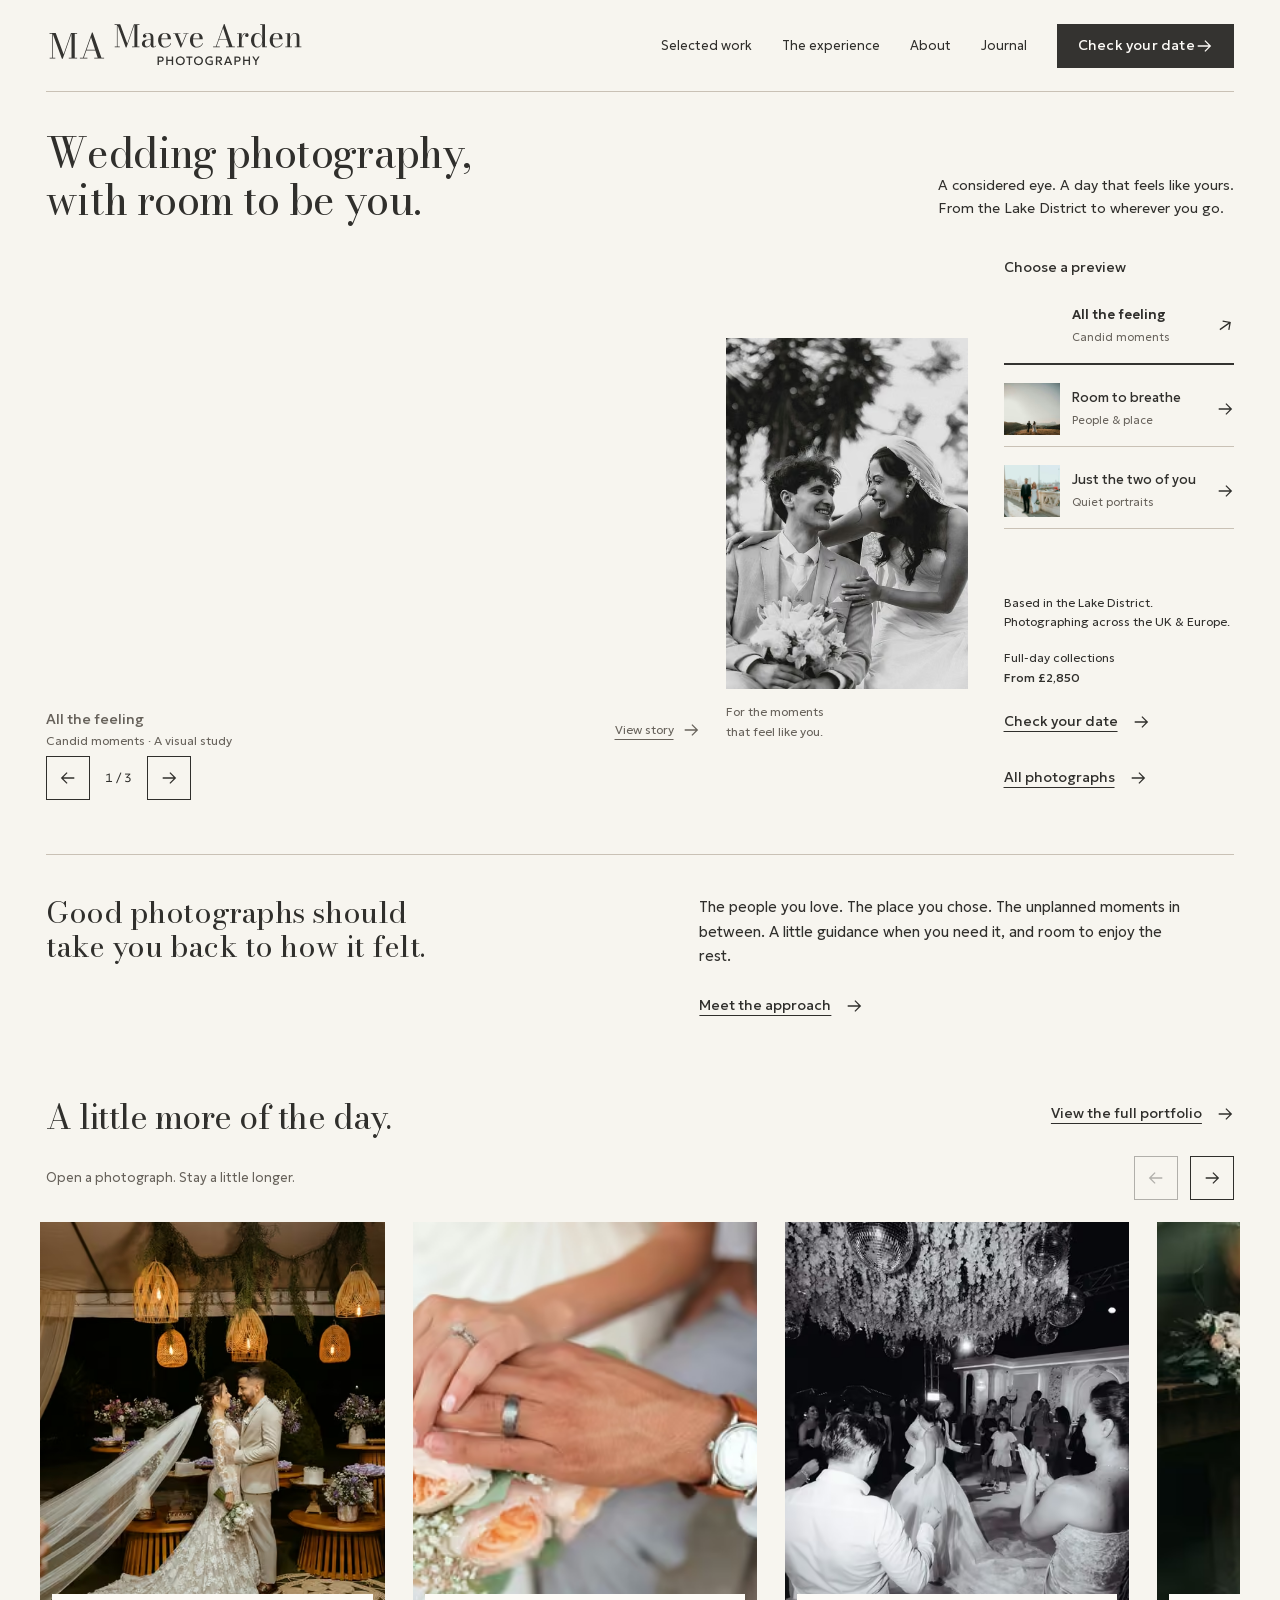
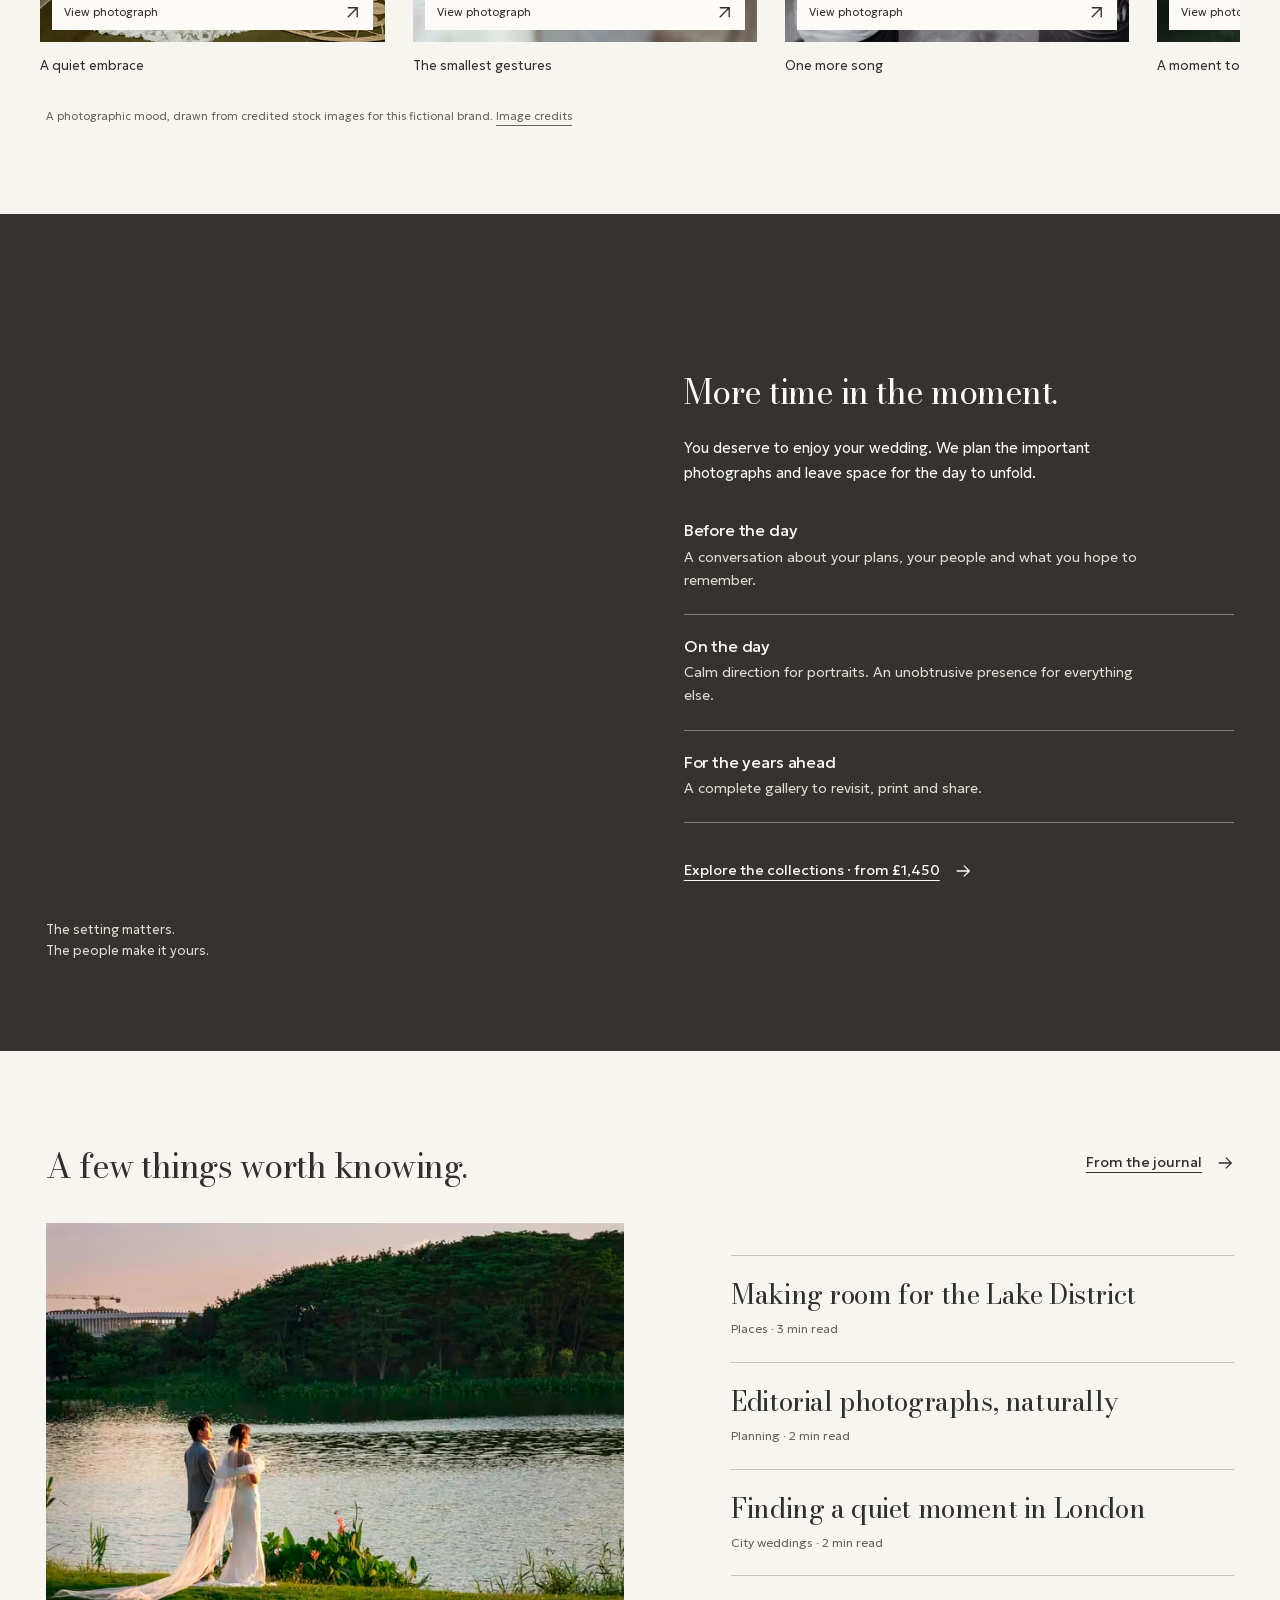
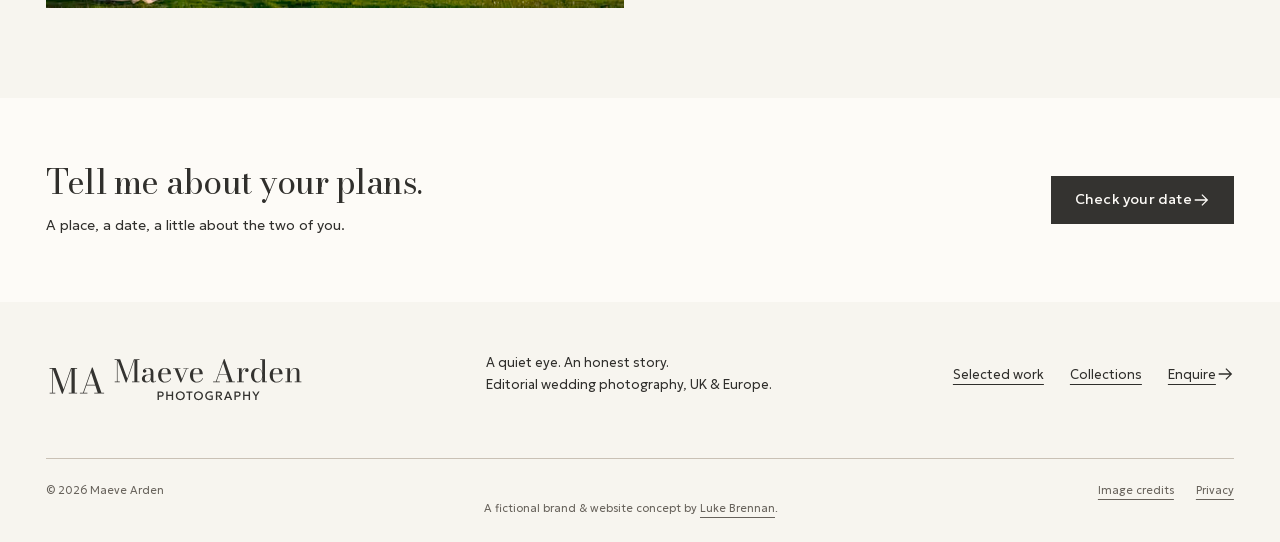
<file: index.html>
<!doctype html>
<html lang="en-GB"><head><meta charset="utf-8"><meta name="viewport" content="width=device-width,initial-scale=1"><title>Editorial Wedding Photographer, UK &amp; Europe | Maeve Arden Photography</title><meta name="description" content="Natural wedding photography with an editorial finish. Explore the Maeve Arden portfolio concept, collections and relaxed approach across the Lake District, UK and Europe."><meta name="robots" content="index,follow,max-image-preview:large"><meta name="theme-color" content="#f7f5ef"><link rel="canonical" href="https://maeveardenphotography.co.uk/"><meta property="og:type" content="website"><meta property="og:title" content="Editorial Wedding Photographer, UK &amp; Europe | Maeve Arden Photography"><meta property="og:description" content="Natural wedding photography with an editorial finish. Explore the Maeve Arden portfolio concept, collections and relaxed approach across the Lake District, UK and Europe."><meta property="og:url" content="https://maeveardenphotography.co.uk/"><meta property="og:image" content="https://maeveardenphotography.co.uk/assets/images/social.jpg"><meta property="og:image:width" content="1200"><meta property="og:image:height" content="630"><meta property="og:image:alt" content="Bride and groom laughing together — Maeve Arden Photography concept"><meta property="og:locale" content="en_GB"><meta name="twitter:card" content="summary_large_image"><link rel="icon" type="image/svg+xml" href="assets/icons/favicon.svg?v=21571088"><link rel="manifest" href="site.webmanifest"><link rel="preload" as="image" type="image/avif" href="assets/images/embrace-800.avif" imagesrcset="assets/images/embrace-480.avif 480w, assets/images/embrace-800.avif 800w, assets/images/embrace-1200.avif 1200w, assets/images/embrace-1600.avif 1600w" imagesizes="(max-width: 600px) calc(100vw - 40px), (max-width: 900px) 68vw, 53vw" fetchpriority="high"><link rel="preload" as="font" type="font/woff2" crossorigin href="assets/fonts/geologica-latin.woff2"><link rel="preload" as="font" type="font/woff2" crossorigin href="assets/fonts/bodoni-moda-latin.woff2"><link rel="stylesheet" href="assets/css/style.css?v=578de97c"><script type="application/ld+json">{"@context": "https://schema.org", "@graph": [{"@type": "WebSite", "@id": "https://maeveardenphotography.co.uk/#website", "url": "https://maeveardenphotography.co.uk/", "name": "Maeve Arden Photography", "description": "An editorial wedding photography website concept by Luke Brennan."}, {"@type": "WebPage", "@id": "https://maeveardenphotography.co.uk/#page", "name": "Editorial Wedding Photographer, UK & Europe | Maeve Arden Photography", "description": "Natural wedding photography with an editorial finish. Explore the Maeve Arden portfolio concept, collections and relaxed approach across the Lake District, UK and Europe.", "url": "https://maeveardenphotography.co.uk/", "isPartOf": {"@id": "https://maeveardenphotography.co.uk/#website"}}]}</script><script src="assets/js/main.js?v=bfeff924" defer></script></head><body data-asset-prefix=""><a class="skip-link" href="#main">Skip to content</a>
<header class="site-header"><noscript><style>.desktop-nav{display:flex;flex-wrap:wrap}.menu-toggle{display:none}.header-inner{flex-wrap:wrap;padding-block:16px}</style></noscript><div class="header-inner"><a class="brand" href="index.html" aria-label="Maeve Arden Photography home"><picture class="brand-picture"><source media="(max-width: 360px)" srcset="assets/icons/maeve-arden-wordmark.svg?v=24a4d34e"><img class="brand-logo" src="assets/icons/maeve-arden-logo.svg?v=24a4d34e" width="450" height="96" alt="" fetchpriority="high" decoding="async"></picture></a><nav class="desktop-nav" aria-label="Main navigation"><a href="portfolio.html">Selected work</a><a href="weddings.html">The experience</a><a href="about.html">About</a><a href="journal.html">Journal</a><a class="button button-small" href="contact.html">Check your date <svg width="18" height="18" viewBox="0 0 20 20" aria-hidden="true"><path d="M3 10h14m-6-6 6 6-6 6" fill="none" stroke="currentColor" stroke-width="1.4"/></svg></a></nav><button class="menu-toggle" type="button" aria-label="Open navigation" aria-haspopup="dialog" aria-controls="navigation-dialog" aria-expanded="false" data-menu-open><span>Menu</span><svg width="20" height="16" viewBox="0 0 20 16" aria-hidden="true"><path d="M1 4h18M1 12h18" stroke="currentColor" stroke-width="1.5"/></svg></button></div></header>
<dialog id="navigation-dialog" class="navigation-dialog" aria-labelledby="navigation-title"><div class="menu-head"><h2 id="navigation-title">Explore Maeve Arden</h2><button class="icon-button" type="button" data-menu-close aria-label="Close navigation"><svg width="18" height="18" viewBox="0 0 18 18" aria-hidden="true"><path d="m3 3 12 12M15 3 3 15" fill="none" stroke="currentColor" stroke-width="1.5"/></svg></button></div><nav aria-label="Mobile navigation"><a href="portfolio.html">Selected work</a><a href="weddings.html">The experience</a><a href="about.html">About</a><a href="journal.html">Journal</a><a href="contact.html">Check your date <svg width="18" height="18" viewBox="0 0 20 20" aria-hidden="true"><path d="M3 10h14m-6-6 6 6-6 6" fill="none" stroke="currentColor" stroke-width="1.4"/></svg></a></nav></dialog><main id="main" tabindex="-1"><section class="folio container" aria-labelledby="folio-title"><div class="folio-intro"><h1 id="folio-title">Wedding photography,<br>with room to be you.</h1><p>A considered eye. A day that feels like yours.<br>From the Lake District to wherever you go.</p></div><div class="folio-stage" data-folio><div class="folio-images" id="folio-images"><figure class="folio-main"><a class="folio-photo" href="stories/after-the-quiet.html" data-folio-primary data-photo="embrace" aria-label="Explore All the feeling"><picture class="" data-photo="embrace"><source type="image/avif" srcset="assets/images/embrace-480.avif 480w, assets/images/embrace-800.avif 800w, assets/images/embrace-1200.avif 1200w, assets/images/embrace-1600.avif 1600w" sizes="(max-width: 600px) calc(100vw - 40px), (max-width: 900px) 68vw, 53vw"><img src="assets/images/embrace-800.webp" srcset="assets/images/embrace-480.webp 480w, assets/images/embrace-800.webp 800w, assets/images/embrace-1200.webp 1200w, assets/images/embrace-1600.webp 1600w" sizes="(max-width: 600px) calc(100vw - 40px), (max-width: 900px) 68vw, 53vw" width="2400" height="1600" alt="Newlyweds laughing as guests shower them with confetti in black and white" fetchpriority="high" loading="eager" decoding="async"></picture></a><figcaption class="folio-caption"><span data-folio-caption><strong>All the feeling</strong>Candid moments · A visual study</span><a href="stories/after-the-quiet.html" data-folio-story>View story <svg width="18" height="18" viewBox="0 0 20 20" aria-hidden="true"><path d="M3 10h14m-6-6 6 6-6 6" fill="none" stroke="currentColor" stroke-width="1.4"/></svg></a></figcaption><div class="folio-paging" data-folio-controls hidden><button class="icon-button" type="button" data-scene-prev aria-label="Previous selection"><svg width="18" height="18" viewBox="0 0 20 20" aria-hidden="true"><path d="M17 10H3m6-6-6 6 6 6" fill="none" stroke="currentColor" stroke-width="1.4"/></svg></button><span data-scene-count>1 / 3</span><button class="icon-button" type="button" data-scene-next aria-label="Next selection"><svg width="18" height="18" viewBox="0 0 20 20" aria-hidden="true"><path d="M3 10h14m-6-6 6 6-6 6" fill="none" stroke="currentColor" stroke-width="1.4"/></svg></button><span class="folio-feedback" role="status" data-folio-status></span></div><p class="mobile-collection"><a href="weddings.html#collections">Full-day collections from £2,850</a></p></figure><figure class="folio-secondary"><a class="folio-photo" href="portfolio.html#hero" data-folio-secondary aria-label="View laughing wedding portrait"><picture class="" data-photo="hero"><source type="image/avif" srcset="assets/images/hero-480.avif 480w, assets/images/hero-800.avif 800w, assets/images/hero-1200.avif 1200w, assets/images/hero-1600.avif 1600w" sizes="(max-width: 600px) 0px, 21vw"><img src="assets/images/hero-800.webp" srcset="assets/images/hero-480.webp 480w, assets/images/hero-800.webp 800w, assets/images/hero-1200.webp 1200w, assets/images/hero-1600.webp 1600w" sizes="(max-width: 600px) 0px, 21vw" width="2400" height="3600" alt="Bride and groom laughing together in a black and white wedding portrait" loading="lazy" decoding="async"></picture></a><figcaption>For the moments<br>that feel like you.</figcaption></figure></div><aside class="folio-index"><div data-folio-controls hidden><h2>Choose a preview</h2><div class="scene-previews" aria-label="Photographic previews" role="group"><button type="button" data-scene="feeling" aria-pressed="true" aria-controls="folio-images"><span class="preview-image"><picture class="" data-photo="embrace"><source type="image/avif" srcset="assets/images/embrace-480.avif 480w, assets/images/embrace-800.avif 800w, assets/images/embrace-1200.avif 1200w, assets/images/embrace-1600.avif 1600w" sizes="64px"><img src="assets/images/embrace-800.webp" srcset="assets/images/embrace-480.webp 480w, assets/images/embrace-800.webp 800w, assets/images/embrace-1200.webp 1200w, assets/images/embrace-1600.webp 1600w" sizes="64px" width="2400" height="1600" alt="" loading="lazy" decoding="async"></picture></span><span><strong>All the feeling</strong><small>Candid moments</small></span><svg width="18" height="18" viewBox="0 0 20 20" aria-hidden="true"><path d="M3 10h14m-6-6 6 6-6 6" fill="none" stroke="currentColor" stroke-width="1.4"/></svg></button><button type="button" data-scene="setting" aria-pressed="false" aria-controls="folio-images"><span class="preview-image"><picture class="" data-photo="meadow"><source type="image/avif" srcset="assets/images/meadow-480.avif 480w, assets/images/meadow-800.avif 800w, assets/images/meadow-1200.avif 1200w, assets/images/meadow-1600.avif 1600w" sizes="64px"><img src="assets/images/meadow-800.webp" srcset="assets/images/meadow-480.webp 480w, assets/images/meadow-800.webp 800w, assets/images/meadow-1200.webp 1200w, assets/images/meadow-1600.webp 1600w" sizes="64px" width="2400" height="1600" alt="" loading="lazy" decoding="async"></picture></span><span><strong>Room to breathe</strong><small>People & place</small></span><svg width="18" height="18" viewBox="0 0 20 20" aria-hidden="true"><path d="M3 10h14m-6-6 6 6-6 6" fill="none" stroke="currentColor" stroke-width="1.4"/></svg></button><button type="button" data-scene="portraits" aria-pressed="false" aria-controls="folio-images"><span class="preview-image"><picture class="" data-photo="editorial"><source type="image/avif" srcset="assets/images/editorial-480.avif 480w, assets/images/editorial-800.avif 800w, assets/images/editorial-1200.avif 1200w, assets/images/editorial-1600.avif 1600w" sizes="64px"><img src="assets/images/editorial-800.webp" srcset="assets/images/editorial-480.webp 480w, assets/images/editorial-800.webp 800w, assets/images/editorial-1200.webp 1200w, assets/images/editorial-1600.webp 1600w" sizes="64px" width="2400" height="3598" alt="" loading="lazy" decoding="async"></picture></span><span><strong>Just the two of you</strong><small>Quiet portraits</small></span><svg width="18" height="18" viewBox="0 0 20 20" aria-hidden="true"><path d="M3 10h14m-6-6 6 6-6 6" fill="none" stroke="currentColor" stroke-width="1.4"/></svg></button></div></div><noscript><p><a href="stories/after-the-quiet.html">Candid moments</a> · <a href="stories/still-water.html">People & place</a> · <a href="stories/city-softened.html">Quiet portraits</a></p></noscript><div class="folio-practical"><p>Based in the Lake District.<br>Photographing across the UK & Europe.</p><p>Full-day collections<strong>From £2,850</strong></p><a class="text-link" href="contact.html">Check your date <svg width="18" height="18" viewBox="0 0 20 20" aria-hidden="true"><path d="M3 10h14m-6-6 6 6-6 6" fill="none" stroke="currentColor" stroke-width="1.4"/></svg></a><br><a class="text-link" href="portfolio.html">All photographs <svg width="18" height="18" viewBox="0 0 20 20" aria-hidden="true"><path d="M3 10h14m-6-6 6 6-6 6" fill="none" stroke="currentColor" stroke-width="1.4"/></svg></a></div></aside></div></section>
<section class="container approach-note"><h2>Good photographs should<br>take you back to how it felt.</h2><div><p>The people you love. The place you chose. The unplanned moments in between. A little guidance when you need it, and room to enjoy the rest.</p><a class="text-link" href="about.html">Meet the approach <svg width="18" height="18" viewBox="0 0 20 20" aria-hidden="true"><path d="M3 10h14m-6-6 6 6-6 6" fill="none" stroke="currentColor" stroke-width="1.4"/></svg></a></div></section>
<section class="home-photographs container" aria-labelledby="photographs-title"><div class="section-heading"><h2 id="photographs-title">A little more of the day.</h2><a class="text-link" href="portfolio.html">View the full portfolio <svg width="18" height="18" viewBox="0 0 20 20" aria-hidden="true"><path d="M3 10h14m-6-6 6 6-6 6" fill="none" stroke="currentColor" stroke-width="1.4"/></svg></a></div><div class="print-toolbar"><p>Open a photograph. Stay a little longer.</p><div class="rail-controls" data-rail-controls hidden><button class="icon-button" type="button" data-rail-prev aria-label="Previous photographs" aria-controls="home-photographs"><svg width="18" height="18" viewBox="0 0 20 20" aria-hidden="true"><path d="M17 10H3m6-6-6 6 6 6" fill="none" stroke="currentColor" stroke-width="1.4"/></svg></button><button class="icon-button" type="button" data-rail-next aria-label="Next photographs" aria-controls="home-photographs"><svg width="18" height="18" viewBox="0 0 20 20" aria-hidden="true"><path d="M3 10h14m-6-6 6 6-6 6" fill="none" stroke="currentColor" stroke-width="1.4"/></svg></button></div></div><div class="photo-rail" id="home-photographs" tabindex="0" role="region" aria-label="More wedding photographs, scroll horizontally"><a class="photo-print" href="assets/images/vows-1600.webp" data-lightbox="vows" data-title="A quiet embrace" aria-label="View photograph: A quiet embrace"><div class="print-image"><picture class="" data-photo="vows"><source type="image/avif" srcset="assets/images/vows-480.avif 480w, assets/images/vows-800.avif 800w, assets/images/vows-1200.avif 1200w, assets/images/vows-1600.avif 1600w" sizes="(max-width: 600px) 72vw, 28vw"><img src="assets/images/vows-800.webp" srcset="assets/images/vows-480.webp 480w, assets/images/vows-800.webp 800w, assets/images/vows-1200.webp 1200w, assets/images/vows-1600.webp 1600w" sizes="(max-width: 600px) 72vw, 28vw" width="2400" height="3598" alt="A bride and groom embracing beneath hanging woven lamps" loading="lazy" decoding="async"></picture><span class="print-open">View photograph <svg width="17" height="17" viewBox="0 0 18 18" aria-hidden="true"><path d="M4 14 14 4M4 4h10v10" fill="none" stroke="currentColor" stroke-width="1.4"/></svg></span></div><span class="print-caption">A quiet embrace</span></a><a class="photo-print" href="assets/images/bouquet-1600.webp" data-lightbox="bouquet" data-title="The smallest gestures" aria-label="View photograph: The smallest gestures"><div class="print-image"><picture class="" data-photo="bouquet"><source type="image/avif" srcset="assets/images/bouquet-480.avif 480w, assets/images/bouquet-800.avif 800w, assets/images/bouquet-1200.avif 1200w, assets/images/bouquet-1600.avif 1600w" sizes="(max-width: 600px) 72vw, 28vw"><img src="assets/images/bouquet-800.webp" srcset="assets/images/bouquet-480.webp 480w, assets/images/bouquet-800.webp 800w, assets/images/bouquet-1200.webp 1200w, assets/images/bouquet-1600.webp 1600w" sizes="(max-width: 600px) 72vw, 28vw" width="2400" height="1600" alt="A couple holding hands over a wedding bouquet of pale peach and white flowers" loading="lazy" decoding="async"></picture><span class="print-open">View photograph <svg width="17" height="17" viewBox="0 0 18 18" aria-hidden="true"><path d="M4 14 14 4M4 4h10v10" fill="none" stroke="currentColor" stroke-width="1.4"/></svg></span></div><span class="print-caption">The smallest gestures</span></a><a class="photo-print" href="assets/images/dance-1600.webp" data-lightbox="dance" data-title="One more song" aria-label="View photograph: One more song"><div class="print-image"><picture class="" data-photo="dance"><source type="image/avif" srcset="assets/images/dance-480.avif 480w, assets/images/dance-800.avif 800w, assets/images/dance-1200.avif 1200w, assets/images/dance-1600.avif 1600w" sizes="(max-width: 600px) 72vw, 28vw"><img src="assets/images/dance-800.webp" srcset="assets/images/dance-480.webp 480w, assets/images/dance-800.webp 800w, assets/images/dance-1200.webp 1200w, assets/images/dance-1600.webp 1600w" sizes="(max-width: 600px) 72vw, 28vw" width="2400" height="3600" alt="Newlyweds dancing with guests beneath flowers and mirrored disco balls" loading="lazy" decoding="async"></picture><span class="print-open">View photograph <svg width="17" height="17" viewBox="0 0 18 18" aria-hidden="true"><path d="M4 14 14 4M4 4h10v10" fill="none" stroke="currentColor" stroke-width="1.4"/></svg></span></div><span class="print-caption">One more song</span></a><a class="photo-print" href="assets/images/hands-1600.webp" data-lightbox="hands" data-title="A moment together" aria-label="View photograph: A moment together"><div class="print-image"><picture class="" data-photo="hands"><source type="image/avif" srcset="assets/images/hands-480.avif 480w, assets/images/hands-800.avif 800w, assets/images/hands-1200.avif 1200w, assets/images/hands-1600.avif 1600w" sizes="(max-width: 600px) 72vw, 28vw"><img src="assets/images/hands-800.webp" srcset="assets/images/hands-480.webp 480w, assets/images/hands-800.webp 800w, assets/images/hands-1200.webp 1200w, assets/images/hands-1600.webp 1600w" sizes="(max-width: 600px) 72vw, 28vw" width="2400" height="1601" alt="A seated wedding couple holding hands beside a bouquet" loading="lazy" decoding="async"></picture><span class="print-open">View photograph <svg width="17" height="17" viewBox="0 0 18 18" aria-hidden="true"><path d="M4 14 14 4M4 4h10v10" fill="none" stroke="currentColor" stroke-width="1.4"/></svg></span></div><span class="print-caption">A moment together</span></a><a class="photo-print" href="assets/images/flowers-1600.webp" data-lightbox="flowers" data-title="Softly considered" aria-label="View photograph: Softly considered"><div class="print-image"><picture class="" data-photo="flowers"><source type="image/avif" srcset="assets/images/flowers-480.avif 480w, assets/images/flowers-800.avif 800w, assets/images/flowers-1200.avif 1200w, assets/images/flowers-1600.avif 1600w" sizes="(max-width: 600px) 72vw, 28vw"><img src="assets/images/flowers-800.webp" srcset="assets/images/flowers-480.webp 480w, assets/images/flowers-800.webp 800w, assets/images/flowers-1200.webp 1200w, assets/images/flowers-1600.webp 1600w" sizes="(max-width: 600px) 72vw, 28vw" width="2400" height="3600" alt="White roses and greenery arranged in glass vases" loading="lazy" decoding="async"></picture><span class="print-open">View photograph <svg width="17" height="17" viewBox="0 0 18 18" aria-hidden="true"><path d="M4 14 14 4M4 4h10v10" fill="none" stroke="currentColor" stroke-width="1.4"/></svg></span></div><span class="print-caption">Softly considered</span></a><a class="photo-print" href="assets/images/sparklers-1600.webp" data-lightbox="sparklers" data-title="Into the evening" aria-label="View photograph: Into the evening"><div class="print-image"><picture class="" data-photo="sparklers"><source type="image/avif" srcset="assets/images/sparklers-480.avif 480w, assets/images/sparklers-800.avif 800w, assets/images/sparklers-1200.avif 1200w, assets/images/sparklers-1600.avif 1600w" sizes="(max-width: 600px) 72vw, 28vw"><img src="assets/images/sparklers-800.webp" srcset="assets/images/sparklers-480.webp 480w, assets/images/sparklers-800.webp 800w, assets/images/sparklers-1200.webp 1200w, assets/images/sparklers-1600.webp 1600w" sizes="(max-width: 600px) 72vw, 28vw" width="2400" height="1602" alt="A wedding couple dancing surrounded by guests holding sparklers" loading="lazy" decoding="async"></picture><span class="print-open">View photograph <svg width="17" height="17" viewBox="0 0 18 18" aria-hidden="true"><path d="M4 14 14 4M4 4h10v10" fill="none" stroke="currentColor" stroke-width="1.4"/></svg></span></div><span class="print-caption">Into the evening</span></a></div><p class="small-note">A photographic mood, drawn from credited stock images for this fictional brand. <a href="credits.html">Image credits</a></p></section>
<section class="experience-section" aria-labelledby="experience-title"><div class="container experience-grid"><div class="experience-image"><picture class="" data-photo="flowers"><source type="image/avif" srcset="assets/images/flowers-480.avif 480w, assets/images/flowers-800.avif 800w, assets/images/flowers-1200.avif 1200w, assets/images/flowers-1600.avif 1600w" sizes="(max-width: 600px) 45vw, 38vw"><img src="assets/images/flowers-800.webp" srcset="assets/images/flowers-480.webp 480w, assets/images/flowers-800.webp 800w, assets/images/flowers-1200.webp 1200w, assets/images/flowers-1600.webp 1600w" sizes="(max-width: 600px) 45vw, 38vw" width="2400" height="3600" alt="White roses and greenery arranged in glass vases" loading="lazy" decoding="async"></picture><span class="image-caption">The setting matters.<br>The people make it yours.</span></div><div class="experience-copy"><h2 id="experience-title">More time in the moment.</h2><p>You deserve to enjoy your wedding. We plan the important photographs and leave space for the day to unfold.</p><div class="experience-point"><h3>Before the day</h3><p>A conversation about your plans, your people and what you hope to remember.</p></div><div class="experience-point"><h3>On the day</h3><p>Calm direction for portraits. An unobtrusive presence for everything else.</p></div><div class="experience-point"><h3>For the years ahead</h3><p>A complete gallery to revisit, print and share.</p></div><a class="text-link" href="weddings.html#collections">Explore the collections · from £1,450 <svg width="18" height="18" viewBox="0 0 20 20" aria-hidden="true"><path d="M3 10h14m-6-6 6 6-6 6" fill="none" stroke="currentColor" stroke-width="1.4"/></svg></a></div></div></section>
<section class="section container" aria-labelledby="journal-title"><div class="section-heading"><h2 id="journal-title">A few things worth knowing.</h2><a class="text-link" href="journal.html">From the journal <svg width="18" height="18" viewBox="0 0 20 20" aria-hidden="true"><path d="M3 10h14m-6-6 6 6-6 6" fill="none" stroke="currentColor" stroke-width="1.4"/></svg></a></div><div class="journal-feature"><a class="journal-feature-image" href="journal/lake-district-wedding-photography.html" aria-label="Read Making room for the Lake District"><picture class="" data-photo="lake-sunset"><source type="image/avif" srcset="assets/images/lake-sunset-480.avif 480w, assets/images/lake-sunset-800.avif 800w, assets/images/lake-sunset-1200.avif 1200w, assets/images/lake-sunset-1600.avif 1600w" sizes="(max-width: 600px) calc(100vw - 40px), 50vw"><img src="assets/images/lake-sunset-800.webp" srcset="assets/images/lake-sunset-480.webp 480w, assets/images/lake-sunset-800.webp 800w, assets/images/lake-sunset-1200.webp 1200w, assets/images/lake-sunset-1600.webp 1600w" sizes="(max-width: 600px) calc(100vw - 40px), 50vw" width="2400" height="1350" alt="Bride and groom standing together beside a lake in evening light" loading="lazy" decoding="async"></picture></a><div class="journal-links"><a href="journal/lake-district-wedding-photography.html"><h3>Making room for the Lake District</h3><span>Places · 3 min read</span></a><a href="journal/editorial-wedding-photographs.html"><h3>Editorial photographs, naturally</h3><span>Planning · 2 min read</span></a><a href="journal/london-wedding-portraits.html"><h3>Finding a quiet moment in London</h3><span>City weddings · 2 min read</span></a></div></div></section><section class="closing-cta"><div class="container"><div><h2>Tell me about your plans.</h2><p>A place, a date, a little about the two of you.</p></div><a class="button button-light" href="contact.html">Check your date <svg width="18" height="18" viewBox="0 0 20 20" aria-hidden="true"><path d="M3 10h14m-6-6 6 6-6 6" fill="none" stroke="currentColor" stroke-width="1.4"/></svg></a></div></section></main><footer class="site-footer"><div class="container"><div class="footer-top"><a class="brand" href="index.html" aria-label="Maeve Arden Photography home"><picture class="brand-picture"><source media="(max-width: 360px)" srcset="assets/icons/maeve-arden-wordmark.svg?v=24a4d34e"><img class="brand-logo" src="assets/icons/maeve-arden-logo.svg?v=24a4d34e" width="450" height="96" alt="" fetchpriority="high" decoding="async"></picture></a><p>A quiet eye. An honest story.<br>Editorial wedding photography, UK & Europe.</p><nav aria-label="Footer navigation"><a href="portfolio.html">Selected work</a><a href="weddings.html">Collections</a><a href="contact.html">Enquire <svg width="18" height="18" viewBox="0 0 20 20" aria-hidden="true"><path d="M3 10h14m-6-6 6 6-6 6" fill="none" stroke="currentColor" stroke-width="1.4"/></svg></a></nav></div><div class="footer-bottom"><p>© <span data-year>2026</span> Maeve Arden</p><p>A fictional brand & website concept by <a href="https://github.com/lukebrennan">Luke Brennan</a>.</p><div><a href="credits.html">Image credits</a><a href="privacy.html">Privacy</a></div></div></div></footer><dialog class="lightbox" data-lightbox-dialog aria-labelledby="lightbox-title"><div class="lightbox-top"><div><h2 id="lightbox-title">Photograph</h2></div><button class="icon-button" type="button" data-lightbox-close aria-label="Close photograph"><svg width="18" height="18" viewBox="0 0 18 18" aria-hidden="true"><path d="m3 3 12 12M15 3 3 15" fill="none" stroke="currentColor" stroke-width="1.5"/></svg></button></div><div class="lightbox-image"><img data-lightbox-image src="assets/images/hero-480.webp" alt="" loading="lazy" width="1600" height="2000"></div><div class="lightbox-bottom"><a data-lightbox-credit href="credits.html"><span data-lightbox-credit-label>Image credit</span><svg width="18" height="18" viewBox="0 0 20 20" aria-hidden="true"><path d="M3 10h14m-6-6 6 6-6 6" fill="none" stroke="currentColor" stroke-width="1.4"/></svg></a><div class="lightbox-controls"><button class="icon-button" type="button" data-lightbox-prev aria-label="Previous photograph"><svg width="20" height="20" viewBox="0 0 20 20" aria-hidden="true"><path d="M17 10H3m6-6-6 6 6 6" fill="none" stroke="currentColor" stroke-width="1.5"/></svg></button><span data-lightbox-count aria-live="polite"></span><button class="icon-button" type="button" data-lightbox-next aria-label="Next photograph"><svg width="20" height="20" viewBox="0 0 20 20" aria-hidden="true"><path d="M3 10h14m-6-6 6 6-6 6" fill="none" stroke="currentColor" stroke-width="1.5"/></svg></button></div></div></dialog><a class="mobile-enquire" href="contact.html">Check your date <svg width="18" height="18" viewBox="0 0 20 20" aria-hidden="true"><path d="M3 10h14m-6-6 6 6-6 6" fill="none" stroke="currentColor" stroke-width="1.4"/></svg></a></body></html>
</file>
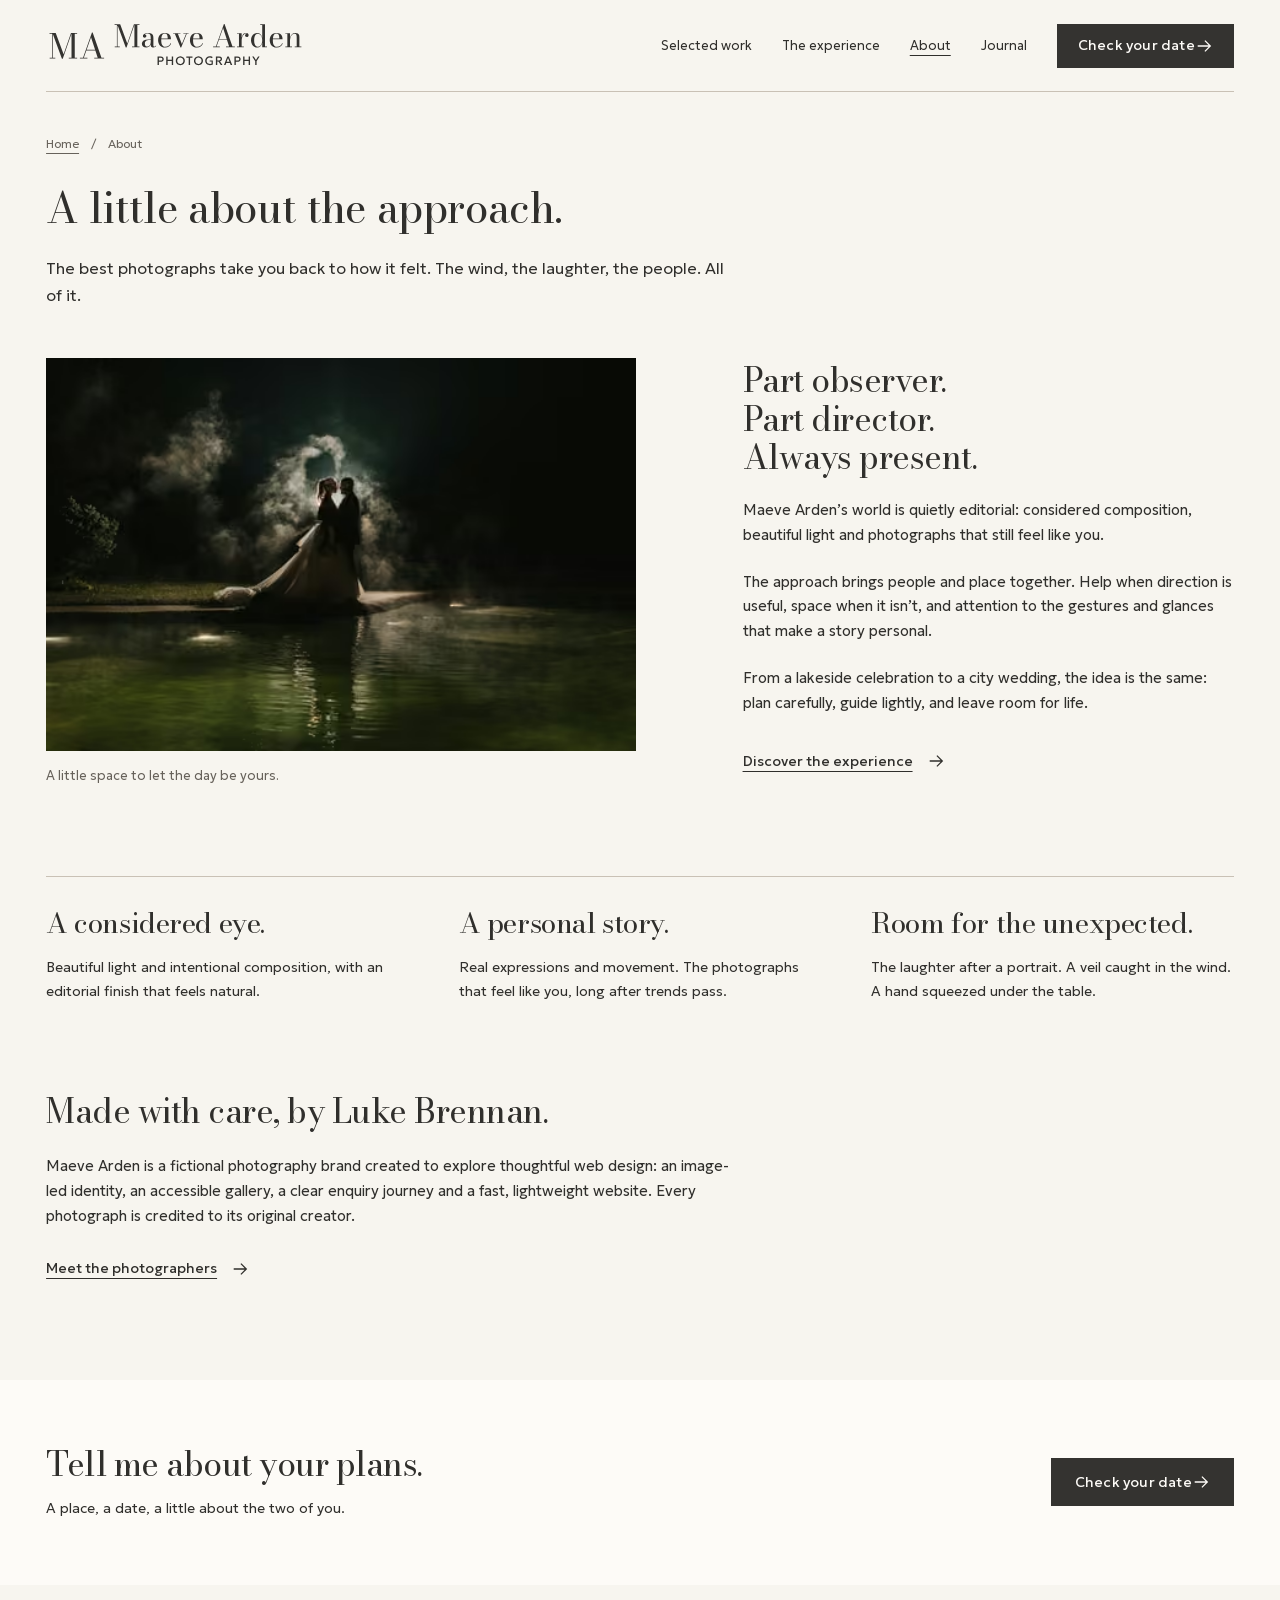
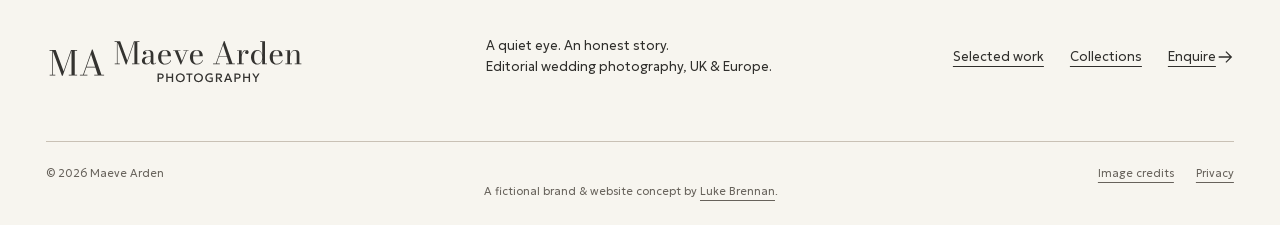
<file: about.html>
<!doctype html>
<html lang="en-GB"><head><meta charset="utf-8"><meta name="viewport" content="width=device-width,initial-scale=1"><title>About the Editorial Photography Approach | Maeve Arden Photography</title><meta name="description" content="Discover the quiet editorial approach behind Maeve Arden, a fictional photography brand and carefully crafted website portfolio concept by Luke Brennan."><meta name="robots" content="index,follow,max-image-preview:large"><meta name="theme-color" content="#f7f5ef"><link rel="canonical" href="https://maeveardenphotography.co.uk/about.html"><meta property="og:type" content="website"><meta property="og:title" content="About the Editorial Photography Approach | Maeve Arden Photography"><meta property="og:description" content="Discover the quiet editorial approach behind Maeve Arden, a fictional photography brand and carefully crafted website portfolio concept by Luke Brennan."><meta property="og:url" content="https://maeveardenphotography.co.uk/about.html"><meta property="og:image" content="https://maeveardenphotography.co.uk/assets/images/social.jpg"><meta property="og:image:width" content="1200"><meta property="og:image:height" content="630"><meta property="og:image:alt" content="Bride and groom laughing together — Maeve Arden Photography concept"><meta property="og:locale" content="en_GB"><meta name="twitter:card" content="summary_large_image"><link rel="icon" type="image/svg+xml" href="assets/icons/favicon.svg?v=21571088"><link rel="manifest" href="site.webmanifest"><link rel="preload" as="font" type="font/woff2" crossorigin href="assets/fonts/geologica-latin.woff2"><link rel="preload" as="font" type="font/woff2" crossorigin href="assets/fonts/bodoni-moda-latin.woff2"><link rel="stylesheet" href="assets/css/style.css?v=578de97c"><script type="application/ld+json">{"@context": "https://schema.org", "@graph": [{"@type": "WebSite", "@id": "https://maeveardenphotography.co.uk/#website", "url": "https://maeveardenphotography.co.uk/", "name": "Maeve Arden Photography", "description": "An editorial wedding photography website concept by Luke Brennan."}, {"@type": "WebPage", "@id": "https://maeveardenphotography.co.uk/about.html#page", "name": "About the Editorial Photography Approach | Maeve Arden Photography", "description": "Discover the quiet editorial approach behind Maeve Arden, a fictional photography brand and carefully crafted website portfolio concept by Luke Brennan.", "url": "https://maeveardenphotography.co.uk/about.html", "isPartOf": {"@id": "https://maeveardenphotography.co.uk/#website"}}, {"@type": "BreadcrumbList", "itemListElement": [{"@type": "ListItem", "position": 1, "name": "Home", "item": "https://maeveardenphotography.co.uk/"}, {"@type": "ListItem", "position": 2, "name": "About", "item": "https://maeveardenphotography.co.uk/about.html"}]}]}</script><script src="assets/js/main.js?v=bfeff924" defer></script></head><body data-asset-prefix=""><a class="skip-link" href="#main">Skip to content</a>
<header class="site-header"><noscript><style>.desktop-nav{display:flex;flex-wrap:wrap}.menu-toggle{display:none}.header-inner{flex-wrap:wrap;padding-block:16px}</style></noscript><div class="header-inner"><a class="brand" href="index.html" aria-label="Maeve Arden Photography home"><picture class="brand-picture"><source media="(max-width: 360px)" srcset="assets/icons/maeve-arden-wordmark.svg?v=24a4d34e"><img class="brand-logo" src="assets/icons/maeve-arden-logo.svg?v=24a4d34e" width="450" height="96" alt="" fetchpriority="high" decoding="async"></picture></a><nav class="desktop-nav" aria-label="Main navigation"><a href="portfolio.html">Selected work</a><a href="weddings.html">The experience</a><a href="about.html" aria-current="page">About</a><a href="journal.html">Journal</a><a class="button button-small" href="contact.html">Check your date <svg width="18" height="18" viewBox="0 0 20 20" aria-hidden="true"><path d="M3 10h14m-6-6 6 6-6 6" fill="none" stroke="currentColor" stroke-width="1.4"/></svg></a></nav><button class="menu-toggle" type="button" aria-label="Open navigation" aria-haspopup="dialog" aria-controls="navigation-dialog" aria-expanded="false" data-menu-open><span>Menu</span><svg width="20" height="16" viewBox="0 0 20 16" aria-hidden="true"><path d="M1 4h18M1 12h18" stroke="currentColor" stroke-width="1.5"/></svg></button></div></header>
<dialog id="navigation-dialog" class="navigation-dialog" aria-labelledby="navigation-title"><div class="menu-head"><h2 id="navigation-title">Explore Maeve Arden</h2><button class="icon-button" type="button" data-menu-close aria-label="Close navigation"><svg width="18" height="18" viewBox="0 0 18 18" aria-hidden="true"><path d="m3 3 12 12M15 3 3 15" fill="none" stroke="currentColor" stroke-width="1.5"/></svg></button></div><nav aria-label="Mobile navigation"><a href="portfolio.html">Selected work</a><a href="weddings.html">The experience</a><a href="about.html" aria-current="page">About</a><a href="journal.html">Journal</a><a href="contact.html">Check your date <svg width="18" height="18" viewBox="0 0 20 20" aria-hidden="true"><path d="M3 10h14m-6-6 6 6-6 6" fill="none" stroke="currentColor" stroke-width="1.4"/></svg></a></nav></dialog><main id="main" tabindex="-1"><section class="page-intro container"><nav class="breadcrumbs" aria-label="Breadcrumb"><a href="index.html">Home</a><span aria-hidden="true">/</span><span>About</span></nav><h1>A little about the approach.</h1><p class="intro-summary">The best photographs take you back to how it felt. The wind, the laughter, the people. All of it.</p></section><section class="container about-layout"><div class="about-image"><picture class="" data-photo="evening"><source type="image/avif" srcset="assets/images/evening-480.avif 480w, assets/images/evening-800.avif 800w, assets/images/evening-1200.avif 1200w, assets/images/evening-1600.avif 1600w" sizes="(max-width: 760px) calc(100vw - 40px), 47vw"><img src="assets/images/evening-800.webp" srcset="assets/images/evening-480.webp 480w, assets/images/evening-800.webp 800w, assets/images/evening-1200.webp 1200w, assets/images/evening-1600.webp 1600w" sizes="(max-width: 760px) calc(100vw - 40px), 47vw" width="2400" height="1600" alt="Wedding couple beside a pool in dramatic backlit evening mist" fetchpriority="high" loading="eager" decoding="async"></picture><span class="image-caption">A little space to let the day be yours.</span></div><div class="about-copy"><h2>Part observer.<br>Part director.<br><em>Always present.</em></h2><p>Maeve Arden’s world is quietly editorial: considered composition, beautiful light and photographs that still feel like you.</p><p>The approach brings people and place together. Help when direction is useful, space when it isn’t, and attention to the gestures and glances that make a story personal.</p><p>From a lakeside celebration to a city wedding, the idea is the same: plan carefully, guide lightly, and leave room for life.</p><a class="text-link" href="weddings.html">Discover the experience <svg width="18" height="18" viewBox="0 0 20 20" aria-hidden="true"><path d="M3 10h14m-6-6 6 6-6 6" fill="none" stroke="currentColor" stroke-width="1.4"/></svg></a></div></section><section class="section container"><div class="values-grid"><article><h2>A considered eye.</h2><p>Beautiful light and intentional composition, with an editorial finish that feels natural.</p></article><article><h2>A personal story.</h2><p>Real expressions and movement. The photographs that feel like you, long after trends pass.</p></article><article><h2>Room for the unexpected.</h2><p>The laughter after a portrait. A veil caught in the wind. A hand squeezed under the table.</p></article></div></section><section class="concept-note container"><h2>Made with care, by Luke Brennan.</h2><p>Maeve Arden is a fictional photography brand created to explore thoughtful web design: an image-led identity, an accessible gallery, a clear enquiry journey and a fast, lightweight website. Every photograph is credited to its original creator.</p><a class="text-link" href="credits.html">Meet the photographers <svg width="18" height="18" viewBox="0 0 20 20" aria-hidden="true"><path d="M3 10h14m-6-6 6 6-6 6" fill="none" stroke="currentColor" stroke-width="1.4"/></svg></a></section><section class="closing-cta"><div class="container"><div><h2>Tell me about your plans.</h2><p>A place, a date, a little about the two of you.</p></div><a class="button button-light" href="contact.html">Check your date <svg width="18" height="18" viewBox="0 0 20 20" aria-hidden="true"><path d="M3 10h14m-6-6 6 6-6 6" fill="none" stroke="currentColor" stroke-width="1.4"/></svg></a></div></section></main><footer class="site-footer"><div class="container"><div class="footer-top"><a class="brand" href="index.html" aria-label="Maeve Arden Photography home"><picture class="brand-picture"><source media="(max-width: 360px)" srcset="assets/icons/maeve-arden-wordmark.svg?v=24a4d34e"><img class="brand-logo" src="assets/icons/maeve-arden-logo.svg?v=24a4d34e" width="450" height="96" alt="" fetchpriority="high" decoding="async"></picture></a><p>A quiet eye. An honest story.<br>Editorial wedding photography, UK & Europe.</p><nav aria-label="Footer navigation"><a href="portfolio.html">Selected work</a><a href="weddings.html">Collections</a><a href="contact.html">Enquire <svg width="18" height="18" viewBox="0 0 20 20" aria-hidden="true"><path d="M3 10h14m-6-6 6 6-6 6" fill="none" stroke="currentColor" stroke-width="1.4"/></svg></a></nav></div><div class="footer-bottom"><p>© <span data-year>2026</span> Maeve Arden</p><p>A fictional brand & website concept by <a href="https://github.com/lukebrennan">Luke Brennan</a>.</p><div><a href="credits.html">Image credits</a><a href="privacy.html">Privacy</a></div></div></div></footer><a class="mobile-enquire" href="contact.html">Check your date <svg width="18" height="18" viewBox="0 0 20 20" aria-hidden="true"><path d="M3 10h14m-6-6 6 6-6 6" fill="none" stroke="currentColor" stroke-width="1.4"/></svg></a></body></html>
</file>
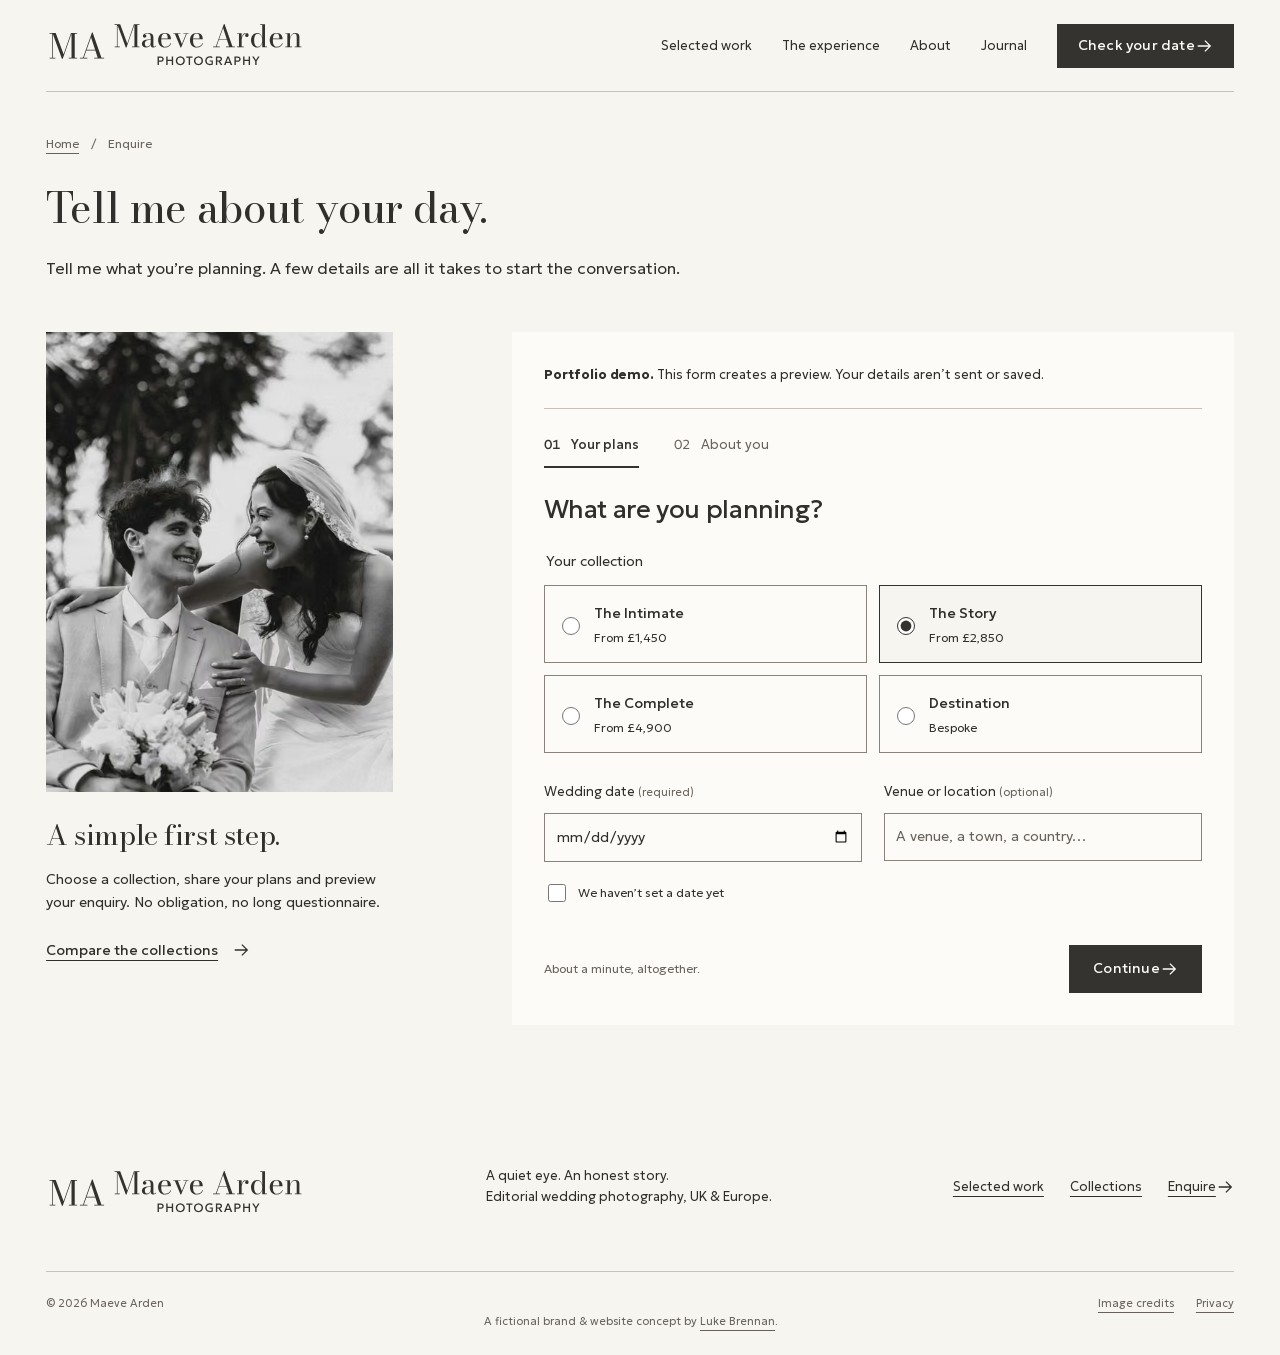
<file: contact.html>
<!doctype html>
<html lang="en-GB"><head><meta charset="utf-8"><meta name="viewport" content="width=device-width,initial-scale=1"><title>Check Your Wedding Date | Maeve Arden Photography</title><meta name="description" content="Try the Maeve Arden enquiry journey: choose a collection, share your date and preview your wedding photography enquiry. Portfolio demonstration; details are not sent."><meta name="robots" content="index,follow,max-image-preview:large"><meta name="theme-color" content="#f7f5ef"><link rel="canonical" href="https://maeveardenphotography.co.uk/contact.html"><meta property="og:type" content="website"><meta property="og:title" content="Check Your Wedding Date | Maeve Arden Photography"><meta property="og:description" content="Try the Maeve Arden enquiry journey: choose a collection, share your date and preview your wedding photography enquiry. Portfolio demonstration; details are not sent."><meta property="og:url" content="https://maeveardenphotography.co.uk/contact.html"><meta property="og:image" content="https://maeveardenphotography.co.uk/assets/images/social.jpg"><meta property="og:image:width" content="1200"><meta property="og:image:height" content="630"><meta property="og:image:alt" content="Bride and groom laughing together — Maeve Arden Photography concept"><meta property="og:locale" content="en_GB"><meta name="twitter:card" content="summary_large_image"><link rel="icon" type="image/svg+xml" href="assets/icons/favicon.svg?v=21571088"><link rel="manifest" href="site.webmanifest"><link rel="preload" as="font" type="font/woff2" crossorigin href="assets/fonts/geologica-latin.woff2"><link rel="preload" as="font" type="font/woff2" crossorigin href="assets/fonts/bodoni-moda-latin.woff2"><link rel="stylesheet" href="assets/css/style.css?v=578de97c"><script type="application/ld+json">{"@context": "https://schema.org", "@graph": [{"@type": "WebSite", "@id": "https://maeveardenphotography.co.uk/#website", "url": "https://maeveardenphotography.co.uk/", "name": "Maeve Arden Photography", "description": "An editorial wedding photography website concept by Luke Brennan."}, {"@type": "WebPage", "@id": "https://maeveardenphotography.co.uk/contact.html#page", "name": "Check Your Wedding Date | Maeve Arden Photography", "description": "Try the Maeve Arden enquiry journey: choose a collection, share your date and preview your wedding photography enquiry. Portfolio demonstration; details are not sent.", "url": "https://maeveardenphotography.co.uk/contact.html", "isPartOf": {"@id": "https://maeveardenphotography.co.uk/#website"}}, {"@type": "BreadcrumbList", "itemListElement": [{"@type": "ListItem", "position": 1, "name": "Home", "item": "https://maeveardenphotography.co.uk/"}, {"@type": "ListItem", "position": 2, "name": "Enquire", "item": "https://maeveardenphotography.co.uk/contact.html"}]}]}</script><script src="assets/js/main.js?v=bfeff924" defer></script></head><body data-asset-prefix=""><a class="skip-link" href="#main">Skip to content</a>
<header class="site-header"><noscript><style>.desktop-nav{display:flex;flex-wrap:wrap}.menu-toggle{display:none}.header-inner{flex-wrap:wrap;padding-block:16px}</style></noscript><div class="header-inner"><a class="brand" href="index.html" aria-label="Maeve Arden Photography home"><picture class="brand-picture"><source media="(max-width: 360px)" srcset="assets/icons/maeve-arden-wordmark.svg?v=24a4d34e"><img class="brand-logo" src="assets/icons/maeve-arden-logo.svg?v=24a4d34e" width="450" height="96" alt="" fetchpriority="high" decoding="async"></picture></a><nav class="desktop-nav" aria-label="Main navigation"><a href="portfolio.html">Selected work</a><a href="weddings.html">The experience</a><a href="about.html">About</a><a href="journal.html">Journal</a><a class="button button-small" href="contact.html">Check your date <svg width="18" height="18" viewBox="0 0 20 20" aria-hidden="true"><path d="M3 10h14m-6-6 6 6-6 6" fill="none" stroke="currentColor" stroke-width="1.4"/></svg></a></nav><button class="menu-toggle" type="button" aria-label="Open navigation" aria-haspopup="dialog" aria-controls="navigation-dialog" aria-expanded="false" data-menu-open><span>Menu</span><svg width="20" height="16" viewBox="0 0 20 16" aria-hidden="true"><path d="M1 4h18M1 12h18" stroke="currentColor" stroke-width="1.5"/></svg></button></div></header>
<dialog id="navigation-dialog" class="navigation-dialog" aria-labelledby="navigation-title"><div class="menu-head"><h2 id="navigation-title">Explore Maeve Arden</h2><button class="icon-button" type="button" data-menu-close aria-label="Close navigation"><svg width="18" height="18" viewBox="0 0 18 18" aria-hidden="true"><path d="m3 3 12 12M15 3 3 15" fill="none" stroke="currentColor" stroke-width="1.5"/></svg></button></div><nav aria-label="Mobile navigation"><a href="portfolio.html">Selected work</a><a href="weddings.html">The experience</a><a href="about.html">About</a><a href="journal.html">Journal</a><a href="contact.html">Check your date <svg width="18" height="18" viewBox="0 0 20 20" aria-hidden="true"><path d="M3 10h14m-6-6 6 6-6 6" fill="none" stroke="currentColor" stroke-width="1.4"/></svg></a></nav></dialog><main id="main" tabindex="-1"><section class="page-intro container"><nav class="breadcrumbs" aria-label="Breadcrumb"><a href="index.html">Home</a><span aria-hidden="true">/</span><span>Enquire</span></nav><h1>Tell me about your day.</h1><p class="intro-summary">Tell me what you’re planning. A few details are all it takes to start the conversation.</p></section><section class="container enquiry-layout" aria-labelledby="enquiry-heading"><aside class="enquiry-aside"><div class="enquiry-photo"><picture class="" data-photo="hero"><source type="image/avif" srcset="assets/images/hero-480.avif 480w, assets/images/hero-800.avif 800w, assets/images/hero-1200.avif 1200w, assets/images/hero-1600.avif 1600w" sizes="(max-width: 760px) 0px, 30vw"><img src="assets/images/hero-800.webp" srcset="assets/images/hero-480.webp 480w, assets/images/hero-800.webp 800w, assets/images/hero-1200.webp 1200w, assets/images/hero-1600.webp 1600w" sizes="(max-width: 760px) 0px, 30vw" width="2400" height="3600" alt="Bride and groom laughing together in a black and white wedding portrait" loading="lazy" decoding="async"></picture></div><div class="enquiry-reassurance"><h2 id="enquiry-heading">A simple first step.</h2><p>Choose a collection, share your plans and preview your enquiry. No obligation, no long questionnaire.</p><a class="text-link" href="weddings.html#collections">Compare the collections <svg width="18" height="18" viewBox="0 0 20 20" aria-hidden="true"><path d="M3 10h14m-6-6 6 6-6 6" fill="none" stroke="currentColor" stroke-width="1.4"/></svg></a></div></aside><div class="enquiry-panel"><div class="demo-notice"><span class="status-dot" aria-hidden="true"></span><p><strong>Portfolio demo.</strong> This form creates a preview. Your details aren’t sent or saved.</p></div><noscript><p class="demo-notice">JavaScript is needed to try the enquiry preview. Explore the collections and photography using the links above.</p></noscript><form data-enquiry-form novalidate><fieldset disabled data-form-fields><legend class="visually-hidden">Enquiry details</legend><ol class="form-progress" aria-label="Enquiry steps"><li class="current" data-step-indicator="1" aria-current="step"><span>01</span> Your plans</li><li data-step-indicator="2"><span>02</span> About you</li></ol><div class="form-error-summary" role="alert" data-error-summary hidden></div><section data-form-step="1" aria-labelledby="plans-title"><h2 id="plans-title" tabindex="-1">What are you planning?</h2><fieldset class="collection-options"><legend>Your collection</legend><label><input type="radio" name="collection" value="intimate" ><span><strong>The Intimate</strong><small>From £1,450</small></span></label><label><input type="radio" name="collection" value="story" checked><span><strong>The Story</strong><small>From £2,850</small></span></label><label><input type="radio" name="collection" value="complete" ><span><strong>The Complete</strong><small>From £4,900</small></span></label><label><input type="radio" name="collection" value="destination" ><span><strong>Destination</strong><small>Bespoke</small></span></label></fieldset><div class="form-grid"><div class="field"><label for="date">Wedding date <span data-date-required>(required)</span></label><input type="date" id="date" name="date" aria-describedby="date-error" required><span id="date-error" class="field-error"></span><label class="checkbox-label"><input type="checkbox" name="flexible" id="flexible"> We haven’t set a date yet</label></div><div class="field"><label for="venue">Venue or location <span>(optional)</span></label><input type="text" id="venue" name="venue" maxlength="160" placeholder="A venue, a town, a country…" autocomplete="off"></div></div><div class="form-actions"><span>About a minute, altogether.</span><button type="button" class="button" data-next-step>Continue <svg width="18" height="18" viewBox="0 0 20 20" aria-hidden="true"><path d="M3 10h14m-6-6 6 6-6 6" fill="none" stroke="currentColor" stroke-width="1.4"/></svg></button></div></section><section data-form-step="2" aria-labelledby="about-you-title" hidden><h2 id="about-you-title" tabindex="-1">And a little about you.</h2><div class="form-grid"><div class="field"><label for="name">Your name(s) <span>(required)</span></label><input id="name" name="name" autocomplete="name" maxlength="120" required aria-describedby="name-error" placeholder="e.g. Alex & Sam"><span id="name-error" class="field-error"></span></div><div class="field"><label for="email">Email address <span>(required)</span></label><input id="email" name="email" type="email" autocomplete="email" maxlength="254" required aria-describedby="email-error" placeholder="you@example.com"><span id="email-error" class="field-error"></span></div><div class="field full"><label for="message">Tell me about the day <span>(optional)</span></label><textarea id="message" name="message" rows="4" maxlength="2000" placeholder="What matters most? What do you want to remember?"></textarea></div></div><div class="enquiry-summary" data-enquiry-summary></div><div class="form-actions"><button type="button" class="text-link" data-previous-step>← Back to your plans</button><button type="submit" class="button">Preview enquiry <svg width="18" height="18" viewBox="0 0 20 20" aria-hidden="true"><path d="M3 10h14m-6-6 6 6-6 6" fill="none" stroke="currentColor" stroke-width="1.4"/></svg></button></div><p class="form-note">Nothing is sent or stored. <a href="privacy.html">How this demo uses your details.</a></p></section></fieldset></form><section class="enquiry-result" data-enquiry-result hidden aria-labelledby="result-title"><h2 id="result-title" tabindex="-1">Your enquiry preview<br><em>is ready.</em></h2><p>This is how your enquiry would look. This portfolio demo hasn’t sent your details, checked availability or reserved a date.</p><dl data-result-details></dl><div class="form-actions"><button type="button" class="text-link" data-edit-enquiry>← Edit your details</button><button type="button" class="button" data-copy-enquiry>Copy enquiry <svg width="18" height="18" viewBox="0 0 20 20" aria-hidden="true"><path d="M3 10h14m-6-6 6 6-6 6" fill="none" stroke="currentColor" stroke-width="1.4"/></svg></button></div><p role="status" data-copy-status></p></section></div></section></main><footer class="site-footer"><div class="container"><div class="footer-top"><a class="brand" href="index.html" aria-label="Maeve Arden Photography home"><picture class="brand-picture"><source media="(max-width: 360px)" srcset="assets/icons/maeve-arden-wordmark.svg?v=24a4d34e"><img class="brand-logo" src="assets/icons/maeve-arden-logo.svg?v=24a4d34e" width="450" height="96" alt="" fetchpriority="high" decoding="async"></picture></a><p>A quiet eye. An honest story.<br>Editorial wedding photography, UK & Europe.</p><nav aria-label="Footer navigation"><a href="portfolio.html">Selected work</a><a href="weddings.html">Collections</a><a href="contact.html">Enquire <svg width="18" height="18" viewBox="0 0 20 20" aria-hidden="true"><path d="M3 10h14m-6-6 6 6-6 6" fill="none" stroke="currentColor" stroke-width="1.4"/></svg></a></nav></div><div class="footer-bottom"><p>© <span data-year>2026</span> Maeve Arden</p><p>A fictional brand & website concept by <a href="https://github.com/lukebrennan">Luke Brennan</a>.</p><div><a href="credits.html">Image credits</a><a href="privacy.html">Privacy</a></div></div></div></footer></body></html>
</file>
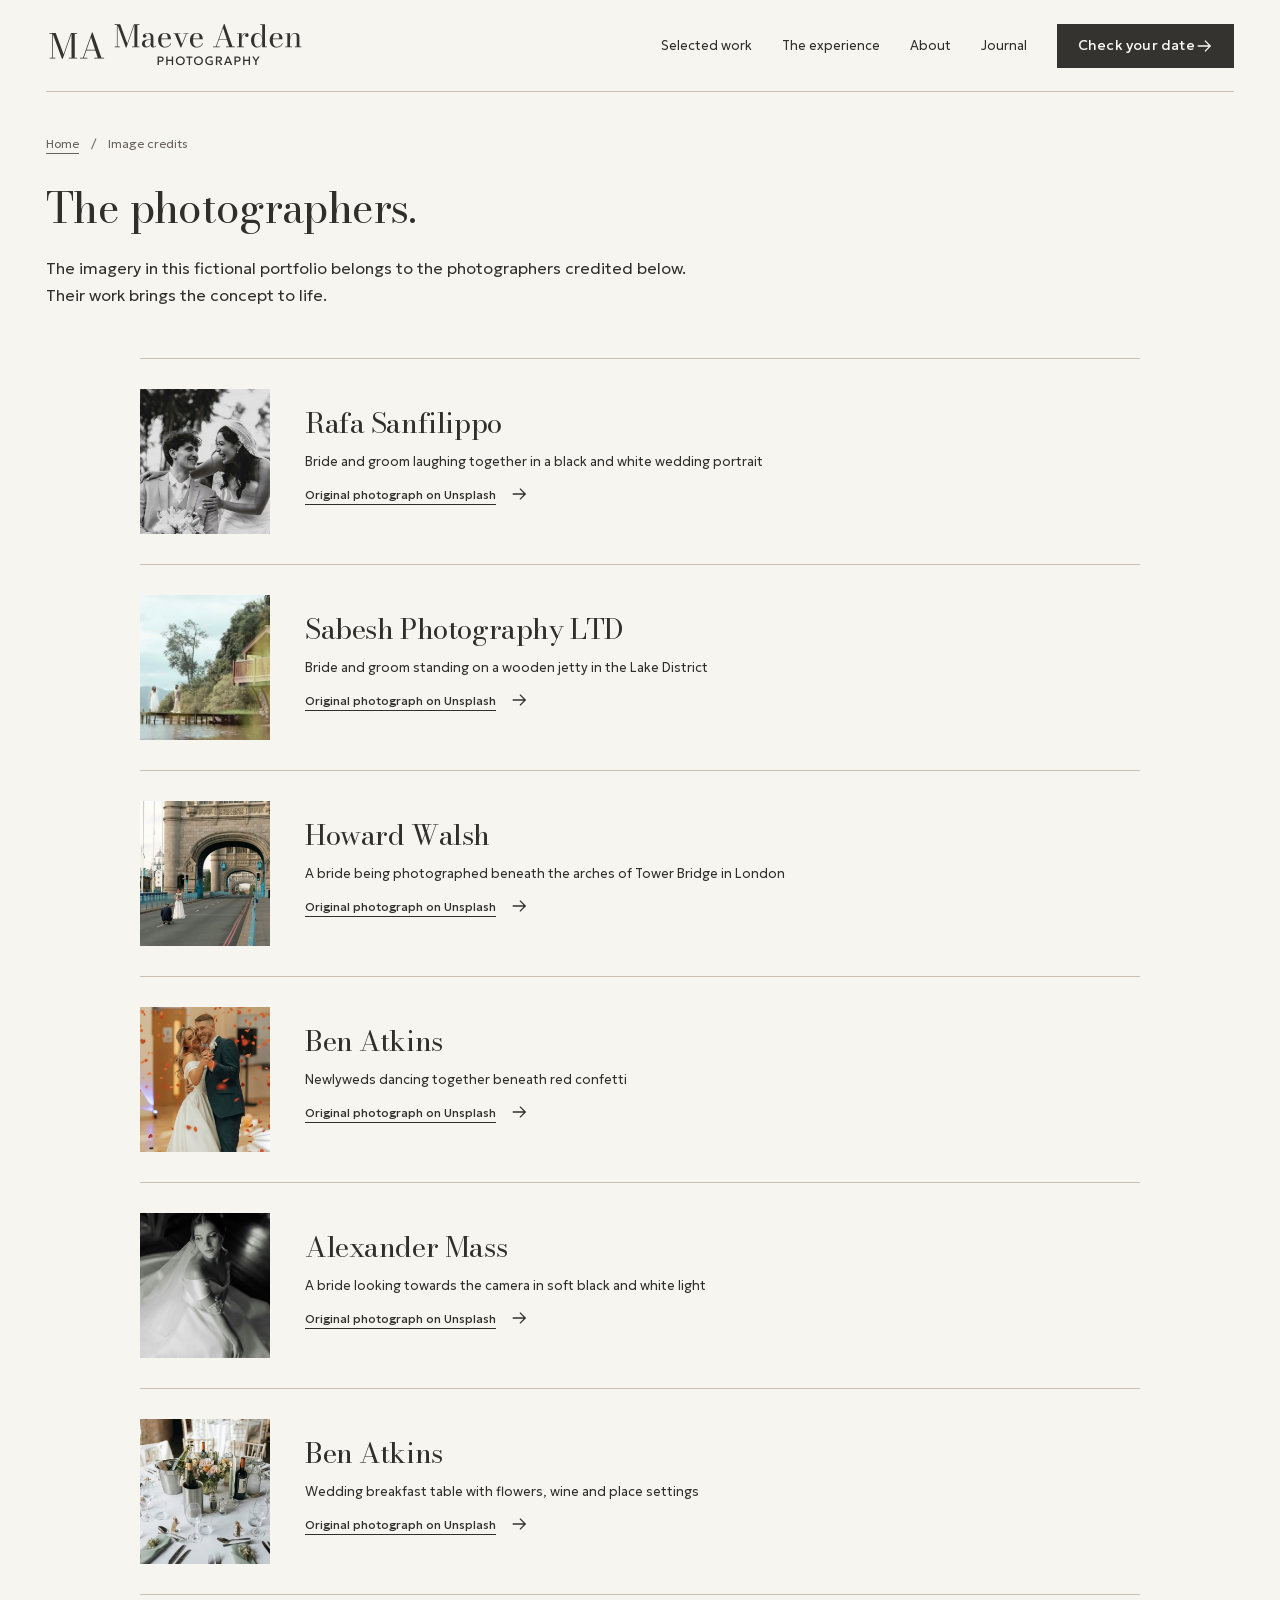
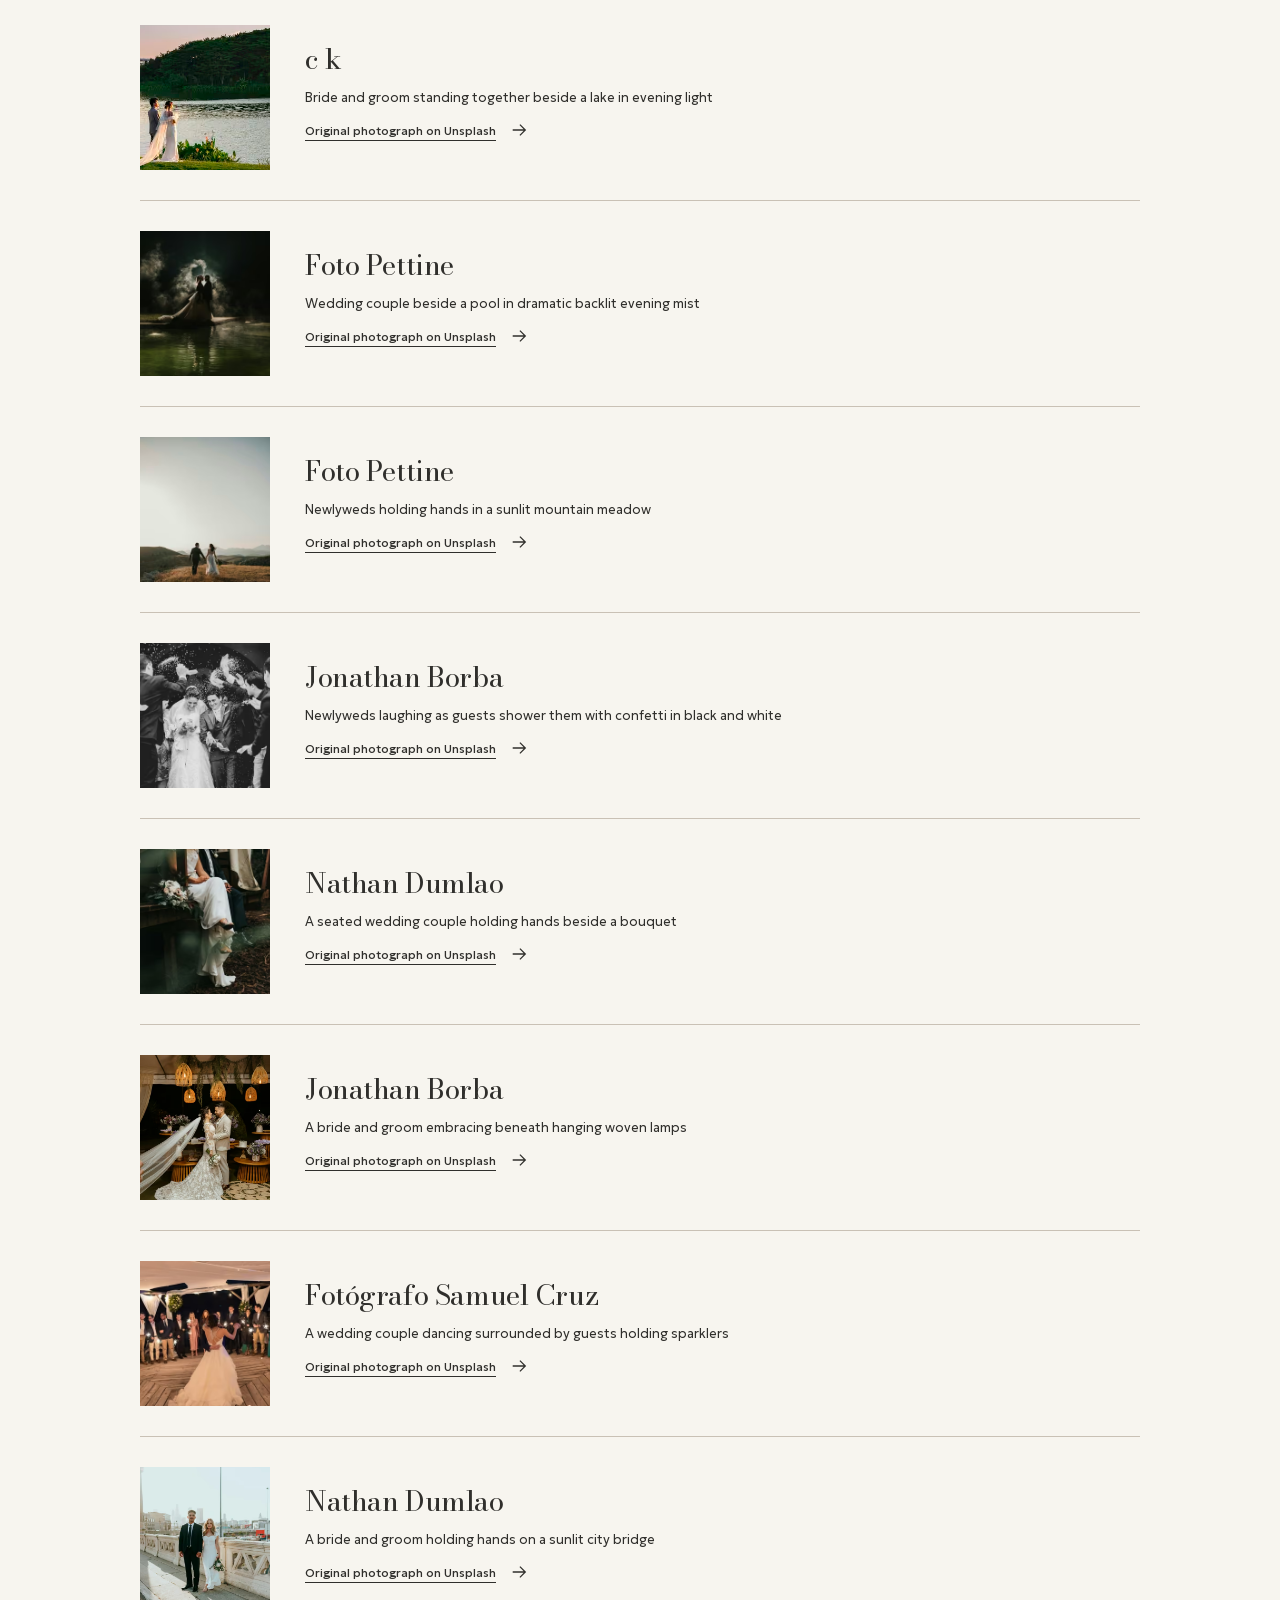
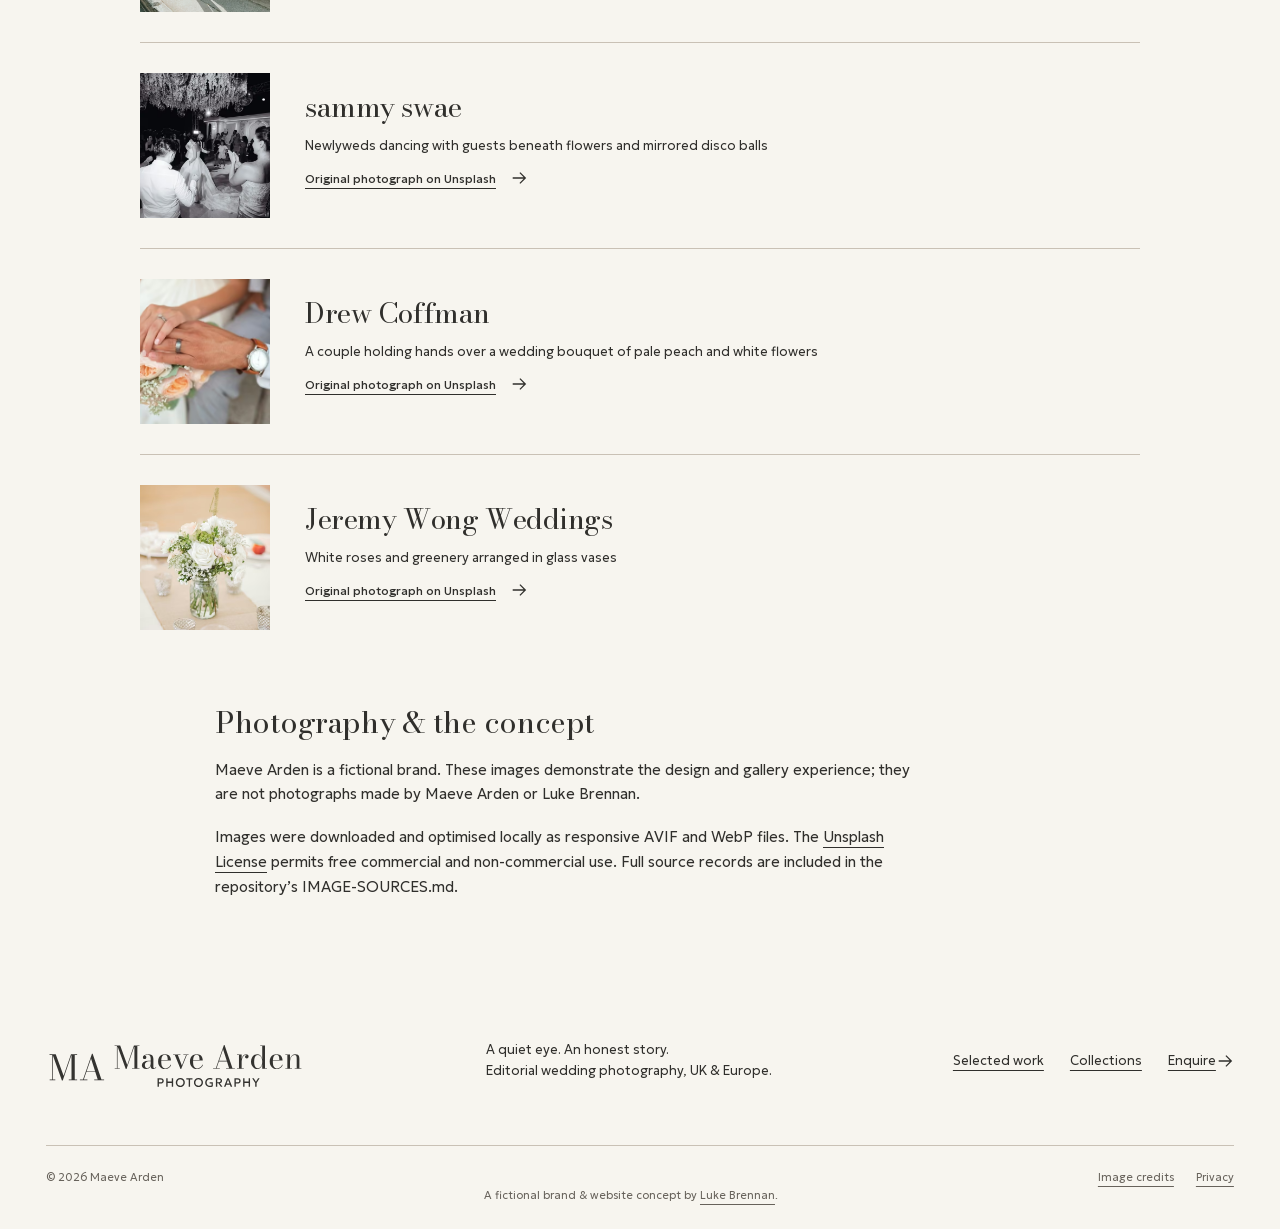
<file: credits.html>
<!doctype html>
<html lang="en-GB"><head><meta charset="utf-8"><meta name="viewport" content="width=device-width,initial-scale=1"><title>Image Credits | Maeve Arden Photography</title><meta name="description" content="Photographer credits, source links and image licensing for the stock photographs used in the fictional Maeve Arden website concept."><meta name="robots" content="index,follow,max-image-preview:large"><meta name="theme-color" content="#f7f5ef"><link rel="canonical" href="https://maeveardenphotography.co.uk/credits.html"><meta property="og:type" content="website"><meta property="og:title" content="Image Credits | Maeve Arden Photography"><meta property="og:description" content="Photographer credits, source links and image licensing for the stock photographs used in the fictional Maeve Arden website concept."><meta property="og:url" content="https://maeveardenphotography.co.uk/credits.html"><meta property="og:image" content="https://maeveardenphotography.co.uk/assets/images/social.jpg"><meta property="og:image:width" content="1200"><meta property="og:image:height" content="630"><meta property="og:image:alt" content="Bride and groom laughing together — Maeve Arden Photography concept"><meta property="og:locale" content="en_GB"><meta name="twitter:card" content="summary_large_image"><link rel="icon" type="image/svg+xml" href="assets/icons/favicon.svg?v=21571088"><link rel="manifest" href="site.webmanifest"><link rel="preload" as="font" type="font/woff2" crossorigin href="assets/fonts/geologica-latin.woff2"><link rel="preload" as="font" type="font/woff2" crossorigin href="assets/fonts/bodoni-moda-latin.woff2"><link rel="stylesheet" href="assets/css/style.css?v=578de97c"><script type="application/ld+json">{"@context": "https://schema.org", "@graph": [{"@type": "WebSite", "@id": "https://maeveardenphotography.co.uk/#website", "url": "https://maeveardenphotography.co.uk/", "name": "Maeve Arden Photography", "description": "An editorial wedding photography website concept by Luke Brennan."}, {"@type": "WebPage", "@id": "https://maeveardenphotography.co.uk/credits.html#page", "name": "Image Credits | Maeve Arden Photography", "description": "Photographer credits, source links and image licensing for the stock photographs used in the fictional Maeve Arden website concept.", "url": "https://maeveardenphotography.co.uk/credits.html", "isPartOf": {"@id": "https://maeveardenphotography.co.uk/#website"}}, {"@type": "BreadcrumbList", "itemListElement": [{"@type": "ListItem", "position": 1, "name": "Home", "item": "https://maeveardenphotography.co.uk/"}, {"@type": "ListItem", "position": 2, "name": "Image credits", "item": "https://maeveardenphotography.co.uk/credits.html"}]}]}</script><script src="assets/js/main.js?v=bfeff924" defer></script></head><body data-asset-prefix=""><a class="skip-link" href="#main">Skip to content</a>
<header class="site-header"><noscript><style>.desktop-nav{display:flex;flex-wrap:wrap}.menu-toggle{display:none}.header-inner{flex-wrap:wrap;padding-block:16px}</style></noscript><div class="header-inner"><a class="brand" href="index.html" aria-label="Maeve Arden Photography home"><picture class="brand-picture"><source media="(max-width: 360px)" srcset="assets/icons/maeve-arden-wordmark.svg?v=24a4d34e"><img class="brand-logo" src="assets/icons/maeve-arden-logo.svg?v=24a4d34e" width="450" height="96" alt="" fetchpriority="high" decoding="async"></picture></a><nav class="desktop-nav" aria-label="Main navigation"><a href="portfolio.html">Selected work</a><a href="weddings.html">The experience</a><a href="about.html">About</a><a href="journal.html">Journal</a><a class="button button-small" href="contact.html">Check your date <svg width="18" height="18" viewBox="0 0 20 20" aria-hidden="true"><path d="M3 10h14m-6-6 6 6-6 6" fill="none" stroke="currentColor" stroke-width="1.4"/></svg></a></nav><button class="menu-toggle" type="button" aria-label="Open navigation" aria-haspopup="dialog" aria-controls="navigation-dialog" aria-expanded="false" data-menu-open><span>Menu</span><svg width="20" height="16" viewBox="0 0 20 16" aria-hidden="true"><path d="M1 4h18M1 12h18" stroke="currentColor" stroke-width="1.5"/></svg></button></div></header>
<dialog id="navigation-dialog" class="navigation-dialog" aria-labelledby="navigation-title"><div class="menu-head"><h2 id="navigation-title">Explore Maeve Arden</h2><button class="icon-button" type="button" data-menu-close aria-label="Close navigation"><svg width="18" height="18" viewBox="0 0 18 18" aria-hidden="true"><path d="m3 3 12 12M15 3 3 15" fill="none" stroke="currentColor" stroke-width="1.5"/></svg></button></div><nav aria-label="Mobile navigation"><a href="portfolio.html">Selected work</a><a href="weddings.html">The experience</a><a href="about.html">About</a><a href="journal.html">Journal</a><a href="contact.html">Check your date <svg width="18" height="18" viewBox="0 0 20 20" aria-hidden="true"><path d="M3 10h14m-6-6 6 6-6 6" fill="none" stroke="currentColor" stroke-width="1.4"/></svg></a></nav></dialog><main id="main" tabindex="-1"><section class="page-intro container"><nav class="breadcrumbs" aria-label="Breadcrumb"><a href="index.html">Home</a><span aria-hidden="true">/</span><span>Image credits</span></nav><h1>The photographers.</h1><p class="intro-summary">The imagery in this fictional portfolio belongs to the photographers credited below. Their work brings the concept to life.</p></section><section class="container credits-list" aria-label="Photographer credits"><article class="credit-row"><picture class="" data-photo="hero"><source type="image/avif" srcset="assets/images/hero-480.avif 480w, assets/images/hero-800.avif 800w, assets/images/hero-1200.avif 1200w, assets/images/hero-1600.avif 1600w" sizes="120px"><img src="assets/images/hero-800.webp" srcset="assets/images/hero-480.webp 480w, assets/images/hero-800.webp 800w, assets/images/hero-1200.webp 1200w, assets/images/hero-1600.webp 1600w" sizes="120px" width="2400" height="3600" alt="Bride and groom laughing together in a black and white wedding portrait" loading="lazy" decoding="async"></picture><div><h2>Rafa Sanfilippo</h2><p>Bride and groom laughing together in a black and white wedding portrait</p><a class="text-link" href="https://unsplash.com/photos/cWLEzYAcI3Q">Original photograph on Unsplash <svg width="18" height="18" viewBox="0 0 20 20" aria-hidden="true"><path d="M3 10h14m-6-6 6 6-6 6" fill="none" stroke="currentColor" stroke-width="1.4"/></svg></a></div></article><article class="credit-row"><picture class="" data-photo="still-water"><source type="image/avif" srcset="assets/images/still-water-480.avif 480w, assets/images/still-water-800.avif 800w, assets/images/still-water-1200.avif 1200w, assets/images/still-water-1600.avif 1600w" sizes="120px"><img src="assets/images/still-water-800.webp" srcset="assets/images/still-water-480.webp 480w, assets/images/still-water-800.webp 800w, assets/images/still-water-1200.webp 1200w, assets/images/still-water-1600.webp 1600w" sizes="120px" width="2400" height="1601" alt="Bride and groom standing on a wooden jetty in the Lake District" loading="lazy" decoding="async"></picture><div><h2>Sabesh Photography LTD</h2><p>Bride and groom standing on a wooden jetty in the Lake District</p><a class="text-link" href="https://unsplash.com/photos/gpGfPhSr3rQ">Original photograph on Unsplash <svg width="18" height="18" viewBox="0 0 20 20" aria-hidden="true"><path d="M3 10h14m-6-6 6 6-6 6" fill="none" stroke="currentColor" stroke-width="1.4"/></svg></a></div></article><article class="credit-row"><picture class="" data-photo="city-softened"><source type="image/avif" srcset="assets/images/city-softened-480.avif 480w, assets/images/city-softened-800.avif 800w, assets/images/city-softened-1200.avif 1200w, assets/images/city-softened-1600.avif 1600w" sizes="120px"><img src="assets/images/city-softened-800.webp" srcset="assets/images/city-softened-480.webp 480w, assets/images/city-softened-800.webp 800w, assets/images/city-softened-1200.webp 1200w, assets/images/city-softened-1600.webp 1600w" sizes="120px" width="2400" height="3600" alt="A bride being photographed beneath the arches of Tower Bridge in London" loading="lazy" decoding="async"></picture><div><h2>Howard Walsh</h2><p>A bride being photographed beneath the arches of Tower Bridge in London</p><a class="text-link" href="https://unsplash.com/photos/P_jDtRMQxL0">Original photograph on Unsplash <svg width="18" height="18" viewBox="0 0 20 20" aria-hidden="true"><path d="M3 10h14m-6-6 6 6-6 6" fill="none" stroke="currentColor" stroke-width="1.4"/></svg></a></div></article><article class="credit-row"><picture class="" data-photo="celebration"><source type="image/avif" srcset="assets/images/celebration-480.avif 480w, assets/images/celebration-800.avif 800w, assets/images/celebration-1200.avif 1200w, assets/images/celebration-1600.avif 1600w" sizes="120px"><img src="assets/images/celebration-800.webp" srcset="assets/images/celebration-480.webp 480w, assets/images/celebration-800.webp 800w, assets/images/celebration-1200.webp 1200w, assets/images/celebration-1600.webp 1600w" sizes="120px" width="2400" height="3000" alt="Newlyweds dancing together beneath red confetti" loading="lazy" decoding="async"></picture><div><h2>Ben Atkins</h2><p>Newlyweds dancing together beneath red confetti</p><a class="text-link" href="https://unsplash.com/photos/CkQxfER9FvA">Original photograph on Unsplash <svg width="18" height="18" viewBox="0 0 20 20" aria-hidden="true"><path d="M3 10h14m-6-6 6 6-6 6" fill="none" stroke="currentColor" stroke-width="1.4"/></svg></a></div></article><article class="credit-row"><picture class="" data-photo="bridal"><source type="image/avif" srcset="assets/images/bridal-480.avif 480w, assets/images/bridal-800.avif 800w, assets/images/bridal-1200.avif 1200w, assets/images/bridal-1600.avif 1600w" sizes="120px"><img src="assets/images/bridal-800.webp" srcset="assets/images/bridal-480.webp 480w, assets/images/bridal-800.webp 800w, assets/images/bridal-1200.webp 1200w, assets/images/bridal-1600.webp 1600w" sizes="120px" width="2400" height="3600" alt="A bride looking towards the camera in soft black and white light" loading="lazy" decoding="async"></picture><div><h2>Alexander Mass</h2><p>A bride looking towards the camera in soft black and white light</p><a class="text-link" href="https://unsplash.com/photos/HVTDyWXQkrA">Original photograph on Unsplash <svg width="18" height="18" viewBox="0 0 20 20" aria-hidden="true"><path d="M3 10h14m-6-6 6 6-6 6" fill="none" stroke="currentColor" stroke-width="1.4"/></svg></a></div></article><article class="credit-row"><picture class="" data-photo="table"><source type="image/avif" srcset="assets/images/table-480.avif 480w, assets/images/table-800.avif 800w, assets/images/table-1200.avif 1200w, assets/images/table-1600.avif 1600w" sizes="120px"><img src="assets/images/table-800.webp" srcset="assets/images/table-480.webp 480w, assets/images/table-800.webp 800w, assets/images/table-1200.webp 1200w, assets/images/table-1600.webp 1600w" sizes="120px" width="2400" height="3200" alt="Wedding breakfast table with flowers, wine and place settings" loading="lazy" decoding="async"></picture><div><h2>Ben Atkins</h2><p>Wedding breakfast table with flowers, wine and place settings</p><a class="text-link" href="https://unsplash.com/photos/zjJiX9txwRU">Original photograph on Unsplash <svg width="18" height="18" viewBox="0 0 20 20" aria-hidden="true"><path d="M3 10h14m-6-6 6 6-6 6" fill="none" stroke="currentColor" stroke-width="1.4"/></svg></a></div></article><article class="credit-row"><picture class="" data-photo="lake-sunset"><source type="image/avif" srcset="assets/images/lake-sunset-480.avif 480w, assets/images/lake-sunset-800.avif 800w, assets/images/lake-sunset-1200.avif 1200w, assets/images/lake-sunset-1600.avif 1600w" sizes="120px"><img src="assets/images/lake-sunset-800.webp" srcset="assets/images/lake-sunset-480.webp 480w, assets/images/lake-sunset-800.webp 800w, assets/images/lake-sunset-1200.webp 1200w, assets/images/lake-sunset-1600.webp 1600w" sizes="120px" width="2400" height="1350" alt="Bride and groom standing together beside a lake in evening light" loading="lazy" decoding="async"></picture><div><h2>c k</h2><p>Bride and groom standing together beside a lake in evening light</p><a class="text-link" href="https://unsplash.com/photos/o6u_mqxYGDg">Original photograph on Unsplash <svg width="18" height="18" viewBox="0 0 20 20" aria-hidden="true"><path d="M3 10h14m-6-6 6 6-6 6" fill="none" stroke="currentColor" stroke-width="1.4"/></svg></a></div></article><article class="credit-row"><picture class="" data-photo="evening"><source type="image/avif" srcset="assets/images/evening-480.avif 480w, assets/images/evening-800.avif 800w, assets/images/evening-1200.avif 1200w, assets/images/evening-1600.avif 1600w" sizes="120px"><img src="assets/images/evening-800.webp" srcset="assets/images/evening-480.webp 480w, assets/images/evening-800.webp 800w, assets/images/evening-1200.webp 1200w, assets/images/evening-1600.webp 1600w" sizes="120px" width="2400" height="1600" alt="Wedding couple beside a pool in dramatic backlit evening mist" loading="lazy" decoding="async"></picture><div><h2>Foto Pettine</h2><p>Wedding couple beside a pool in dramatic backlit evening mist</p><a class="text-link" href="https://unsplash.com/photos/AXaQzYRIb4w">Original photograph on Unsplash <svg width="18" height="18" viewBox="0 0 20 20" aria-hidden="true"><path d="M3 10h14m-6-6 6 6-6 6" fill="none" stroke="currentColor" stroke-width="1.4"/></svg></a></div></article><article class="credit-row"><picture class="" data-photo="meadow"><source type="image/avif" srcset="assets/images/meadow-480.avif 480w, assets/images/meadow-800.avif 800w, assets/images/meadow-1200.avif 1200w, assets/images/meadow-1600.avif 1600w" sizes="120px"><img src="assets/images/meadow-800.webp" srcset="assets/images/meadow-480.webp 480w, assets/images/meadow-800.webp 800w, assets/images/meadow-1200.webp 1200w, assets/images/meadow-1600.webp 1600w" sizes="120px" width="2400" height="1600" alt="Newlyweds holding hands in a sunlit mountain meadow" loading="lazy" decoding="async"></picture><div><h2>Foto Pettine</h2><p>Newlyweds holding hands in a sunlit mountain meadow</p><a class="text-link" href="https://unsplash.com/photos/IfjHaIoAoqE">Original photograph on Unsplash <svg width="18" height="18" viewBox="0 0 20 20" aria-hidden="true"><path d="M3 10h14m-6-6 6 6-6 6" fill="none" stroke="currentColor" stroke-width="1.4"/></svg></a></div></article><article class="credit-row"><picture class="" data-photo="embrace"><source type="image/avif" srcset="assets/images/embrace-480.avif 480w, assets/images/embrace-800.avif 800w, assets/images/embrace-1200.avif 1200w, assets/images/embrace-1600.avif 1600w" sizes="120px"><img src="assets/images/embrace-800.webp" srcset="assets/images/embrace-480.webp 480w, assets/images/embrace-800.webp 800w, assets/images/embrace-1200.webp 1200w, assets/images/embrace-1600.webp 1600w" sizes="120px" width="2400" height="1600" alt="Newlyweds laughing as guests shower them with confetti in black and white" loading="lazy" decoding="async"></picture><div><h2>Jonathan Borba</h2><p>Newlyweds laughing as guests shower them with confetti in black and white</p><a class="text-link" href="https://unsplash.com/photos/eg-72fI9wK4">Original photograph on Unsplash <svg width="18" height="18" viewBox="0 0 20 20" aria-hidden="true"><path d="M3 10h14m-6-6 6 6-6 6" fill="none" stroke="currentColor" stroke-width="1.4"/></svg></a></div></article><article class="credit-row"><picture class="" data-photo="hands"><source type="image/avif" srcset="assets/images/hands-480.avif 480w, assets/images/hands-800.avif 800w, assets/images/hands-1200.avif 1200w, assets/images/hands-1600.avif 1600w" sizes="120px"><img src="assets/images/hands-800.webp" srcset="assets/images/hands-480.webp 480w, assets/images/hands-800.webp 800w, assets/images/hands-1200.webp 1200w, assets/images/hands-1600.webp 1600w" sizes="120px" width="2400" height="1601" alt="A seated wedding couple holding hands beside a bouquet" loading="lazy" decoding="async"></picture><div><h2>Nathan Dumlao</h2><p>A seated wedding couple holding hands beside a bouquet</p><a class="text-link" href="https://unsplash.com/photos/duNBz_LBaEc">Original photograph on Unsplash <svg width="18" height="18" viewBox="0 0 20 20" aria-hidden="true"><path d="M3 10h14m-6-6 6 6-6 6" fill="none" stroke="currentColor" stroke-width="1.4"/></svg></a></div></article><article class="credit-row"><picture class="" data-photo="vows"><source type="image/avif" srcset="assets/images/vows-480.avif 480w, assets/images/vows-800.avif 800w, assets/images/vows-1200.avif 1200w, assets/images/vows-1600.avif 1600w" sizes="120px"><img src="assets/images/vows-800.webp" srcset="assets/images/vows-480.webp 480w, assets/images/vows-800.webp 800w, assets/images/vows-1200.webp 1200w, assets/images/vows-1600.webp 1600w" sizes="120px" width="2400" height="3598" alt="A bride and groom embracing beneath hanging woven lamps" loading="lazy" decoding="async"></picture><div><h2>Jonathan Borba</h2><p>A bride and groom embracing beneath hanging woven lamps</p><a class="text-link" href="https://unsplash.com/photos/K0XhOJPyXBY">Original photograph on Unsplash <svg width="18" height="18" viewBox="0 0 20 20" aria-hidden="true"><path d="M3 10h14m-6-6 6 6-6 6" fill="none" stroke="currentColor" stroke-width="1.4"/></svg></a></div></article><article class="credit-row"><picture class="" data-photo="sparklers"><source type="image/avif" srcset="assets/images/sparklers-480.avif 480w, assets/images/sparklers-800.avif 800w, assets/images/sparklers-1200.avif 1200w, assets/images/sparklers-1600.avif 1600w" sizes="120px"><img src="assets/images/sparklers-800.webp" srcset="assets/images/sparklers-480.webp 480w, assets/images/sparklers-800.webp 800w, assets/images/sparklers-1200.webp 1200w, assets/images/sparklers-1600.webp 1600w" sizes="120px" width="2400" height="1602" alt="A wedding couple dancing surrounded by guests holding sparklers" loading="lazy" decoding="async"></picture><div><h2>Fotógrafo Samuel Cruz</h2><p>A wedding couple dancing surrounded by guests holding sparklers</p><a class="text-link" href="https://unsplash.com/photos/ehrrnNrEHbY">Original photograph on Unsplash <svg width="18" height="18" viewBox="0 0 20 20" aria-hidden="true"><path d="M3 10h14m-6-6 6 6-6 6" fill="none" stroke="currentColor" stroke-width="1.4"/></svg></a></div></article><article class="credit-row"><picture class="" data-photo="editorial"><source type="image/avif" srcset="assets/images/editorial-480.avif 480w, assets/images/editorial-800.avif 800w, assets/images/editorial-1200.avif 1200w, assets/images/editorial-1600.avif 1600w" sizes="120px"><img src="assets/images/editorial-800.webp" srcset="assets/images/editorial-480.webp 480w, assets/images/editorial-800.webp 800w, assets/images/editorial-1200.webp 1200w, assets/images/editorial-1600.webp 1600w" sizes="120px" width="2400" height="3598" alt="A bride and groom holding hands on a sunlit city bridge" loading="lazy" decoding="async"></picture><div><h2>Nathan Dumlao</h2><p>A bride and groom holding hands on a sunlit city bridge</p><a class="text-link" href="https://unsplash.com/photos/2UZ4kQRImVg">Original photograph on Unsplash <svg width="18" height="18" viewBox="0 0 20 20" aria-hidden="true"><path d="M3 10h14m-6-6 6 6-6 6" fill="none" stroke="currentColor" stroke-width="1.4"/></svg></a></div></article><article class="credit-row"><picture class="" data-photo="dance"><source type="image/avif" srcset="assets/images/dance-480.avif 480w, assets/images/dance-800.avif 800w, assets/images/dance-1200.avif 1200w, assets/images/dance-1600.avif 1600w" sizes="120px"><img src="assets/images/dance-800.webp" srcset="assets/images/dance-480.webp 480w, assets/images/dance-800.webp 800w, assets/images/dance-1200.webp 1200w, assets/images/dance-1600.webp 1600w" sizes="120px" width="2400" height="3600" alt="Newlyweds dancing with guests beneath flowers and mirrored disco balls" loading="lazy" decoding="async"></picture><div><h2>sammy swae</h2><p>Newlyweds dancing with guests beneath flowers and mirrored disco balls</p><a class="text-link" href="https://unsplash.com/photos/GDssDJ0C1BY">Original photograph on Unsplash <svg width="18" height="18" viewBox="0 0 20 20" aria-hidden="true"><path d="M3 10h14m-6-6 6 6-6 6" fill="none" stroke="currentColor" stroke-width="1.4"/></svg></a></div></article><article class="credit-row"><picture class="" data-photo="bouquet"><source type="image/avif" srcset="assets/images/bouquet-480.avif 480w, assets/images/bouquet-800.avif 800w, assets/images/bouquet-1200.avif 1200w, assets/images/bouquet-1600.avif 1600w" sizes="120px"><img src="assets/images/bouquet-800.webp" srcset="assets/images/bouquet-480.webp 480w, assets/images/bouquet-800.webp 800w, assets/images/bouquet-1200.webp 1200w, assets/images/bouquet-1600.webp 1600w" sizes="120px" width="2400" height="1600" alt="A couple holding hands over a wedding bouquet of pale peach and white flowers" loading="lazy" decoding="async"></picture><div><h2>Drew Coffman</h2><p>A couple holding hands over a wedding bouquet of pale peach and white flowers</p><a class="text-link" href="https://unsplash.com/photos/llWjwo200fo">Original photograph on Unsplash <svg width="18" height="18" viewBox="0 0 20 20" aria-hidden="true"><path d="M3 10h14m-6-6 6 6-6 6" fill="none" stroke="currentColor" stroke-width="1.4"/></svg></a></div></article><article class="credit-row"><picture class="" data-photo="flowers"><source type="image/avif" srcset="assets/images/flowers-480.avif 480w, assets/images/flowers-800.avif 800w, assets/images/flowers-1200.avif 1200w, assets/images/flowers-1600.avif 1600w" sizes="120px"><img src="assets/images/flowers-800.webp" srcset="assets/images/flowers-480.webp 480w, assets/images/flowers-800.webp 800w, assets/images/flowers-1200.webp 1200w, assets/images/flowers-1600.webp 1600w" sizes="120px" width="2400" height="3600" alt="White roses and greenery arranged in glass vases" loading="lazy" decoding="async"></picture><div><h2>Jeremy Wong Weddings</h2><p>White roses and greenery arranged in glass vases</p><a class="text-link" href="https://unsplash.com/photos/RninEjO67e0">Original photograph on Unsplash <svg width="18" height="18" viewBox="0 0 20 20" aria-hidden="true"><path d="M3 10h14m-6-6 6 6-6 6" fill="none" stroke="currentColor" stroke-width="1.4"/></svg></a></div></article></section><section class="container prose-panel"><h2>Photography & the concept</h2><p>Maeve Arden is a fictional brand. These images demonstrate the design and gallery experience; they are not photographs made by Maeve Arden or Luke Brennan.</p><p>Images were downloaded and optimised locally as responsive AVIF and WebP files. The <a href="https://unsplash.com/license">Unsplash License</a> permits free commercial and non-commercial use. Full source records are included in the repository’s IMAGE-SOURCES.md.</p></section></main><footer class="site-footer"><div class="container"><div class="footer-top"><a class="brand" href="index.html" aria-label="Maeve Arden Photography home"><picture class="brand-picture"><source media="(max-width: 360px)" srcset="assets/icons/maeve-arden-wordmark.svg?v=24a4d34e"><img class="brand-logo" src="assets/icons/maeve-arden-logo.svg?v=24a4d34e" width="450" height="96" alt="" fetchpriority="high" decoding="async"></picture></a><p>A quiet eye. An honest story.<br>Editorial wedding photography, UK & Europe.</p><nav aria-label="Footer navigation"><a href="portfolio.html">Selected work</a><a href="weddings.html">Collections</a><a href="contact.html">Enquire <svg width="18" height="18" viewBox="0 0 20 20" aria-hidden="true"><path d="M3 10h14m-6-6 6 6-6 6" fill="none" stroke="currentColor" stroke-width="1.4"/></svg></a></nav></div><div class="footer-bottom"><p>© <span data-year>2026</span> Maeve Arden</p><p>A fictional brand & website concept by <a href="https://github.com/lukebrennan">Luke Brennan</a>.</p><div><a href="credits.html">Image credits</a><a href="privacy.html">Privacy</a></div></div></div></footer><a class="mobile-enquire" href="contact.html">Check your date <svg width="18" height="18" viewBox="0 0 20 20" aria-hidden="true"><path d="M3 10h14m-6-6 6 6-6 6" fill="none" stroke="currentColor" stroke-width="1.4"/></svg></a></body></html>
</file>
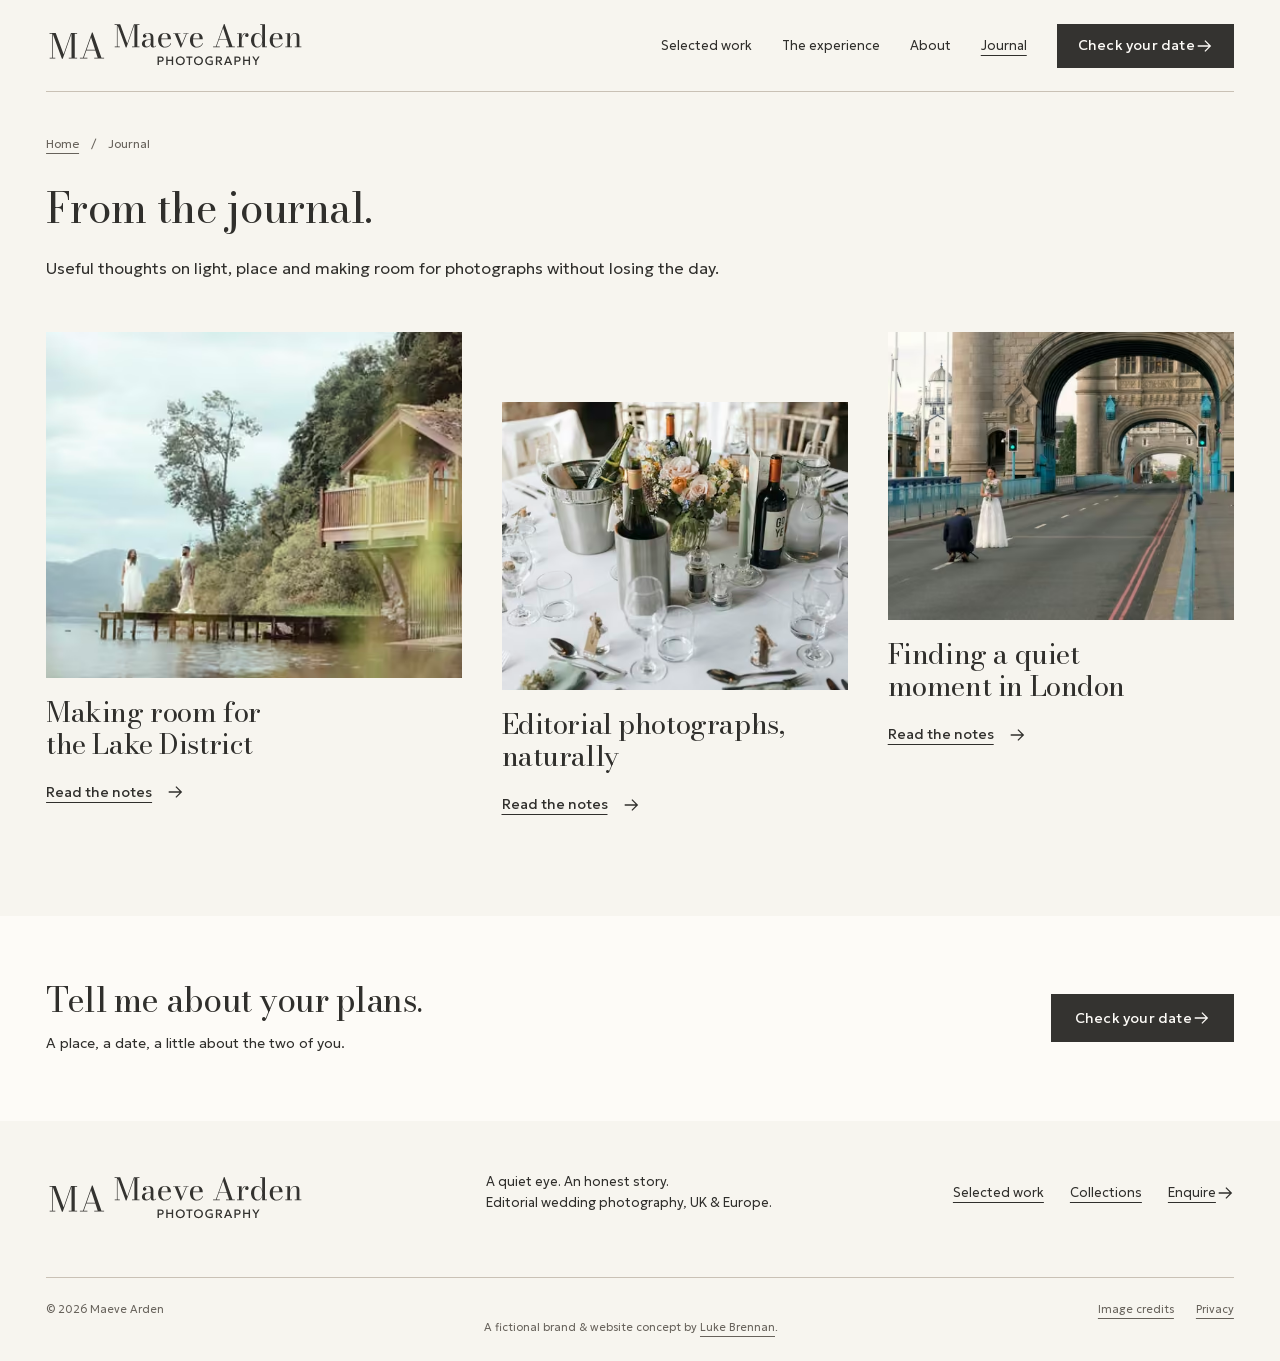
<file: journal.html>
<!doctype html>
<html lang="en-GB"><head><meta charset="utf-8"><meta name="viewport" content="width=device-width,initial-scale=1"><title>Wedding Planning Notes &amp; Inspiration | Maeve Arden Photography</title><meta name="description" content="Wedding photography planning notes from the Maeve Arden concept: the Lake District, natural editorial photographs and relaxed London wedding portraits."><meta name="robots" content="index,follow,max-image-preview:large"><meta name="theme-color" content="#f7f5ef"><link rel="canonical" href="https://maeveardenphotography.co.uk/journal.html"><meta property="og:type" content="website"><meta property="og:title" content="Wedding Planning Notes &amp; Inspiration | Maeve Arden Photography"><meta property="og:description" content="Wedding photography planning notes from the Maeve Arden concept: the Lake District, natural editorial photographs and relaxed London wedding portraits."><meta property="og:url" content="https://maeveardenphotography.co.uk/journal.html"><meta property="og:image" content="https://maeveardenphotography.co.uk/assets/images/social.jpg"><meta property="og:image:width" content="1200"><meta property="og:image:height" content="630"><meta property="og:image:alt" content="Bride and groom laughing together — Maeve Arden Photography concept"><meta property="og:locale" content="en_GB"><meta name="twitter:card" content="summary_large_image"><link rel="icon" type="image/svg+xml" href="assets/icons/favicon.svg?v=21571088"><link rel="manifest" href="site.webmanifest"><link rel="preload" as="font" type="font/woff2" crossorigin href="assets/fonts/geologica-latin.woff2"><link rel="preload" as="font" type="font/woff2" crossorigin href="assets/fonts/bodoni-moda-latin.woff2"><link rel="stylesheet" href="assets/css/style.css?v=578de97c"><script type="application/ld+json">{"@context": "https://schema.org", "@graph": [{"@type": "WebSite", "@id": "https://maeveardenphotography.co.uk/#website", "url": "https://maeveardenphotography.co.uk/", "name": "Maeve Arden Photography", "description": "An editorial wedding photography website concept by Luke Brennan."}, {"@type": "CollectionPage", "@id": "https://maeveardenphotography.co.uk/journal.html#page", "name": "Wedding Planning Notes & Inspiration | Maeve Arden Photography", "description": "Wedding photography planning notes from the Maeve Arden concept: the Lake District, natural editorial photographs and relaxed London wedding portraits.", "url": "https://maeveardenphotography.co.uk/journal.html", "isPartOf": {"@id": "https://maeveardenphotography.co.uk/#website"}}, {"@type": "BreadcrumbList", "itemListElement": [{"@type": "ListItem", "position": 1, "name": "Home", "item": "https://maeveardenphotography.co.uk/"}, {"@type": "ListItem", "position": 2, "name": "Journal", "item": "https://maeveardenphotography.co.uk/journal.html"}]}]}</script><script src="assets/js/main.js?v=bfeff924" defer></script></head><body data-asset-prefix=""><a class="skip-link" href="#main">Skip to content</a>
<header class="site-header"><noscript><style>.desktop-nav{display:flex;flex-wrap:wrap}.menu-toggle{display:none}.header-inner{flex-wrap:wrap;padding-block:16px}</style></noscript><div class="header-inner"><a class="brand" href="index.html" aria-label="Maeve Arden Photography home"><picture class="brand-picture"><source media="(max-width: 360px)" srcset="assets/icons/maeve-arden-wordmark.svg?v=24a4d34e"><img class="brand-logo" src="assets/icons/maeve-arden-logo.svg?v=24a4d34e" width="450" height="96" alt="" fetchpriority="high" decoding="async"></picture></a><nav class="desktop-nav" aria-label="Main navigation"><a href="portfolio.html">Selected work</a><a href="weddings.html">The experience</a><a href="about.html">About</a><a href="journal.html" aria-current="page">Journal</a><a class="button button-small" href="contact.html">Check your date <svg width="18" height="18" viewBox="0 0 20 20" aria-hidden="true"><path d="M3 10h14m-6-6 6 6-6 6" fill="none" stroke="currentColor" stroke-width="1.4"/></svg></a></nav><button class="menu-toggle" type="button" aria-label="Open navigation" aria-haspopup="dialog" aria-controls="navigation-dialog" aria-expanded="false" data-menu-open><span>Menu</span><svg width="20" height="16" viewBox="0 0 20 16" aria-hidden="true"><path d="M1 4h18M1 12h18" stroke="currentColor" stroke-width="1.5"/></svg></button></div></header>
<dialog id="navigation-dialog" class="navigation-dialog" aria-labelledby="navigation-title"><div class="menu-head"><h2 id="navigation-title">Explore Maeve Arden</h2><button class="icon-button" type="button" data-menu-close aria-label="Close navigation"><svg width="18" height="18" viewBox="0 0 18 18" aria-hidden="true"><path d="m3 3 12 12M15 3 3 15" fill="none" stroke="currentColor" stroke-width="1.5"/></svg></button></div><nav aria-label="Mobile navigation"><a href="portfolio.html">Selected work</a><a href="weddings.html">The experience</a><a href="about.html">About</a><a href="journal.html" aria-current="page">Journal</a><a href="contact.html">Check your date <svg width="18" height="18" viewBox="0 0 20 20" aria-hidden="true"><path d="M3 10h14m-6-6 6 6-6 6" fill="none" stroke="currentColor" stroke-width="1.4"/></svg></a></nav></dialog><main id="main" tabindex="-1"><section class="page-intro container"><nav class="breadcrumbs" aria-label="Breadcrumb"><a href="index.html">Home</a><span aria-hidden="true">/</span><span>Journal</span></nav><h1>From the journal.</h1><p class="intro-summary">Useful thoughts on light, place and making room for photographs without losing the day.</p></section><section class="container journal-list" aria-label="Journal articles"><div class="journal-grid"><a class="journal-card" href="journal/lake-district-wedding-photography.html"><div class="journal-image"><picture class="" data-photo="still-water"><source type="image/avif" srcset="assets/images/still-water-480.avif 480w, assets/images/still-water-800.avif 800w, assets/images/still-water-1200.avif 1200w, assets/images/still-water-1600.avif 1600w" sizes="(max-width: 760px) calc(100vw - 40px), 32vw"><img src="assets/images/still-water-800.webp" srcset="assets/images/still-water-480.webp 480w, assets/images/still-water-800.webp 800w, assets/images/still-water-1200.webp 1200w, assets/images/still-water-1600.webp 1600w" sizes="(max-width: 760px) calc(100vw - 40px), 32vw" width="2400" height="1601" alt="Bride and groom standing on a wooden jetty in the Lake District" loading="lazy" decoding="async"></picture></div><div class="journal-meta"><h2>Making room for the Lake District</h2><span class="text-link">Read the notes <svg width="18" height="18" viewBox="0 0 20 20" aria-hidden="true"><path d="M3 10h14m-6-6 6 6-6 6" fill="none" stroke="currentColor" stroke-width="1.4"/></svg></span></div></a><a class="journal-card" href="journal/editorial-wedding-photographs.html"><div class="journal-image"><picture class="" data-photo="table"><source type="image/avif" srcset="assets/images/table-480.avif 480w, assets/images/table-800.avif 800w, assets/images/table-1200.avif 1200w, assets/images/table-1600.avif 1600w" sizes="(max-width: 760px) calc(100vw - 40px), 32vw"><img src="assets/images/table-800.webp" srcset="assets/images/table-480.webp 480w, assets/images/table-800.webp 800w, assets/images/table-1200.webp 1200w, assets/images/table-1600.webp 1600w" sizes="(max-width: 760px) calc(100vw - 40px), 32vw" width="2400" height="3200" alt="Wedding breakfast table with flowers, wine and place settings" loading="lazy" decoding="async"></picture></div><div class="journal-meta"><h2>Editorial photographs, naturally</h2><span class="text-link">Read the notes <svg width="18" height="18" viewBox="0 0 20 20" aria-hidden="true"><path d="M3 10h14m-6-6 6 6-6 6" fill="none" stroke="currentColor" stroke-width="1.4"/></svg></span></div></a><a class="journal-card" href="journal/london-wedding-portraits.html"><div class="journal-image"><picture class="" data-photo="city-softened"><source type="image/avif" srcset="assets/images/city-softened-480.avif 480w, assets/images/city-softened-800.avif 800w, assets/images/city-softened-1200.avif 1200w, assets/images/city-softened-1600.avif 1600w" sizes="(max-width: 760px) calc(100vw - 40px), 32vw"><img src="assets/images/city-softened-800.webp" srcset="assets/images/city-softened-480.webp 480w, assets/images/city-softened-800.webp 800w, assets/images/city-softened-1200.webp 1200w, assets/images/city-softened-1600.webp 1600w" sizes="(max-width: 760px) calc(100vw - 40px), 32vw" width="2400" height="3600" alt="A bride being photographed beneath the arches of Tower Bridge in London" loading="lazy" decoding="async"></picture></div><div class="journal-meta"><h2>Finding a quiet moment in London</h2><span class="text-link">Read the notes <svg width="18" height="18" viewBox="0 0 20 20" aria-hidden="true"><path d="M3 10h14m-6-6 6 6-6 6" fill="none" stroke="currentColor" stroke-width="1.4"/></svg></span></div></a></div></section><section class="closing-cta"><div class="container"><div><h2>Tell me about your plans.</h2><p>A place, a date, a little about the two of you.</p></div><a class="button button-light" href="contact.html">Check your date <svg width="18" height="18" viewBox="0 0 20 20" aria-hidden="true"><path d="M3 10h14m-6-6 6 6-6 6" fill="none" stroke="currentColor" stroke-width="1.4"/></svg></a></div></section></main><footer class="site-footer"><div class="container"><div class="footer-top"><a class="brand" href="index.html" aria-label="Maeve Arden Photography home"><picture class="brand-picture"><source media="(max-width: 360px)" srcset="assets/icons/maeve-arden-wordmark.svg?v=24a4d34e"><img class="brand-logo" src="assets/icons/maeve-arden-logo.svg?v=24a4d34e" width="450" height="96" alt="" fetchpriority="high" decoding="async"></picture></a><p>A quiet eye. An honest story.<br>Editorial wedding photography, UK & Europe.</p><nav aria-label="Footer navigation"><a href="portfolio.html">Selected work</a><a href="weddings.html">Collections</a><a href="contact.html">Enquire <svg width="18" height="18" viewBox="0 0 20 20" aria-hidden="true"><path d="M3 10h14m-6-6 6 6-6 6" fill="none" stroke="currentColor" stroke-width="1.4"/></svg></a></nav></div><div class="footer-bottom"><p>© <span data-year>2026</span> Maeve Arden</p><p>A fictional brand & website concept by <a href="https://github.com/lukebrennan">Luke Brennan</a>.</p><div><a href="credits.html">Image credits</a><a href="privacy.html">Privacy</a></div></div></div></footer><a class="mobile-enquire" href="contact.html">Check your date <svg width="18" height="18" viewBox="0 0 20 20" aria-hidden="true"><path d="M3 10h14m-6-6 6 6-6 6" fill="none" stroke="currentColor" stroke-width="1.4"/></svg></a></body></html>
</file>
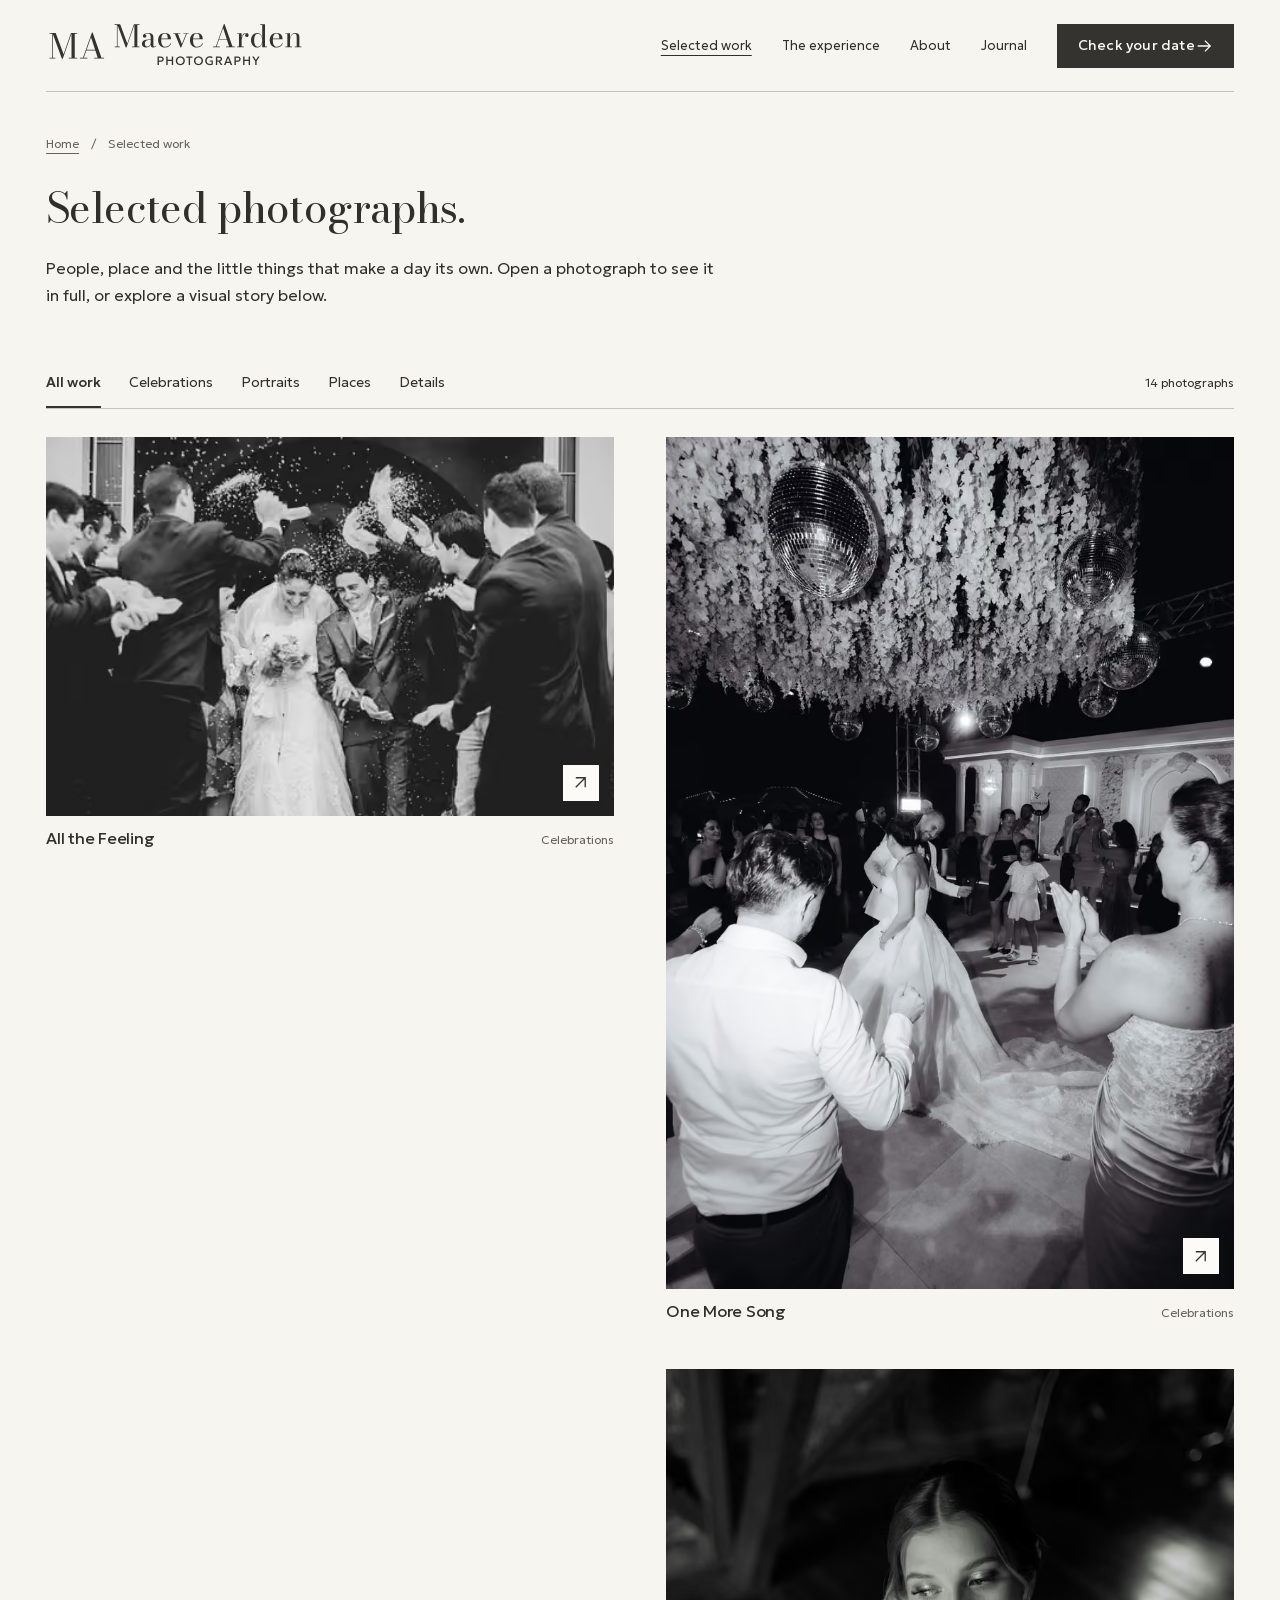
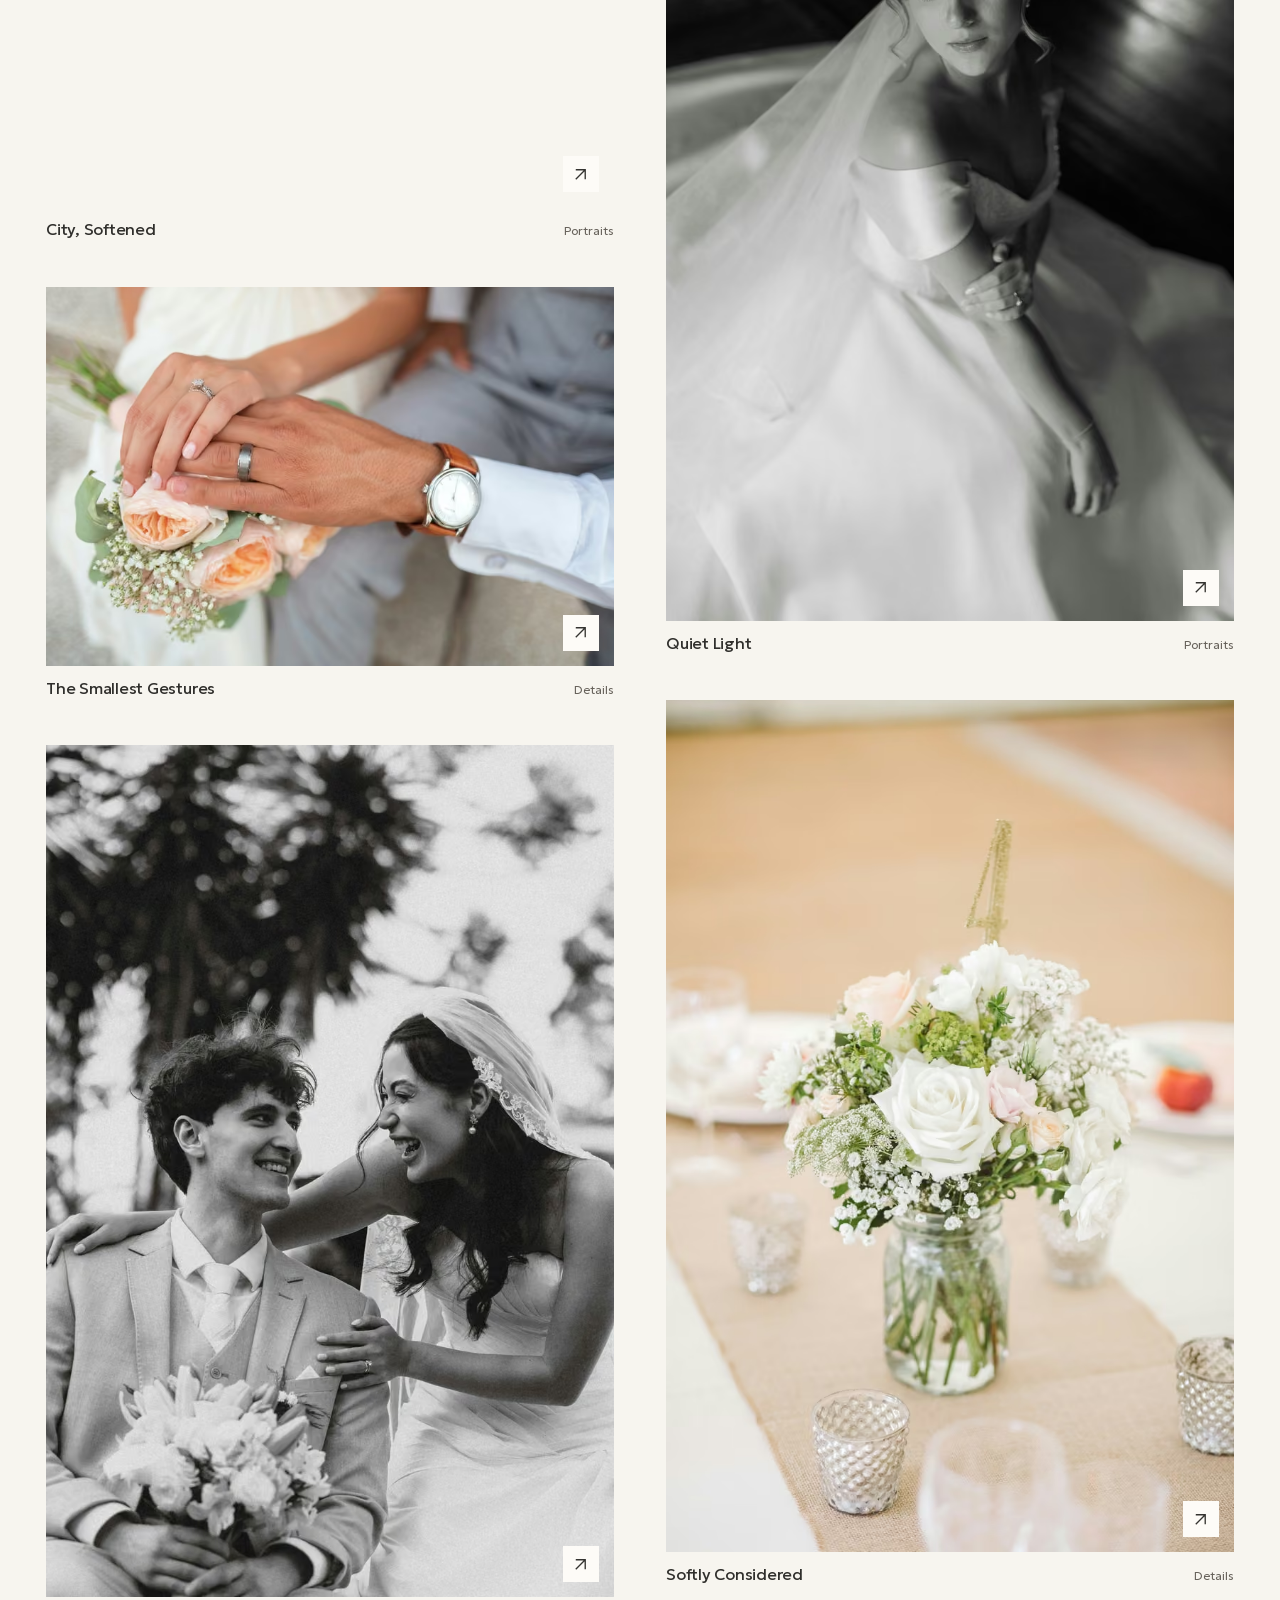
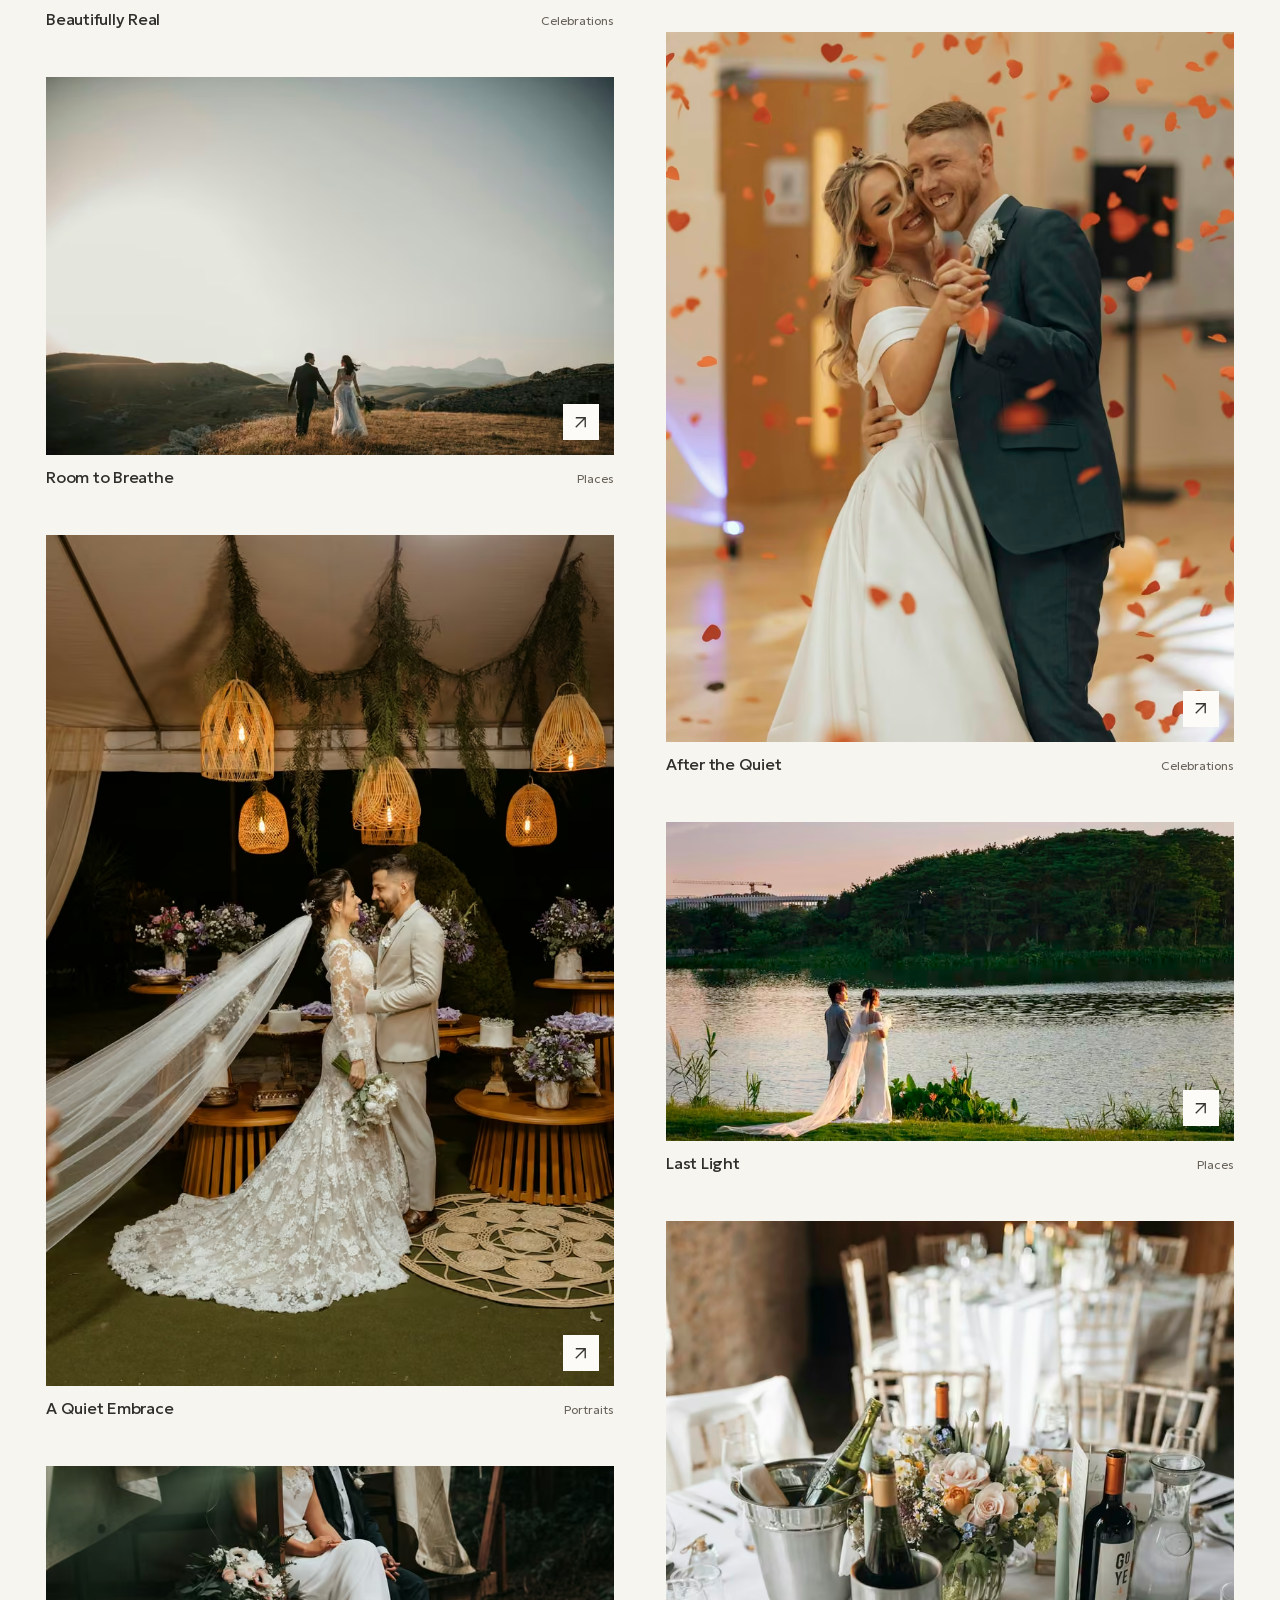
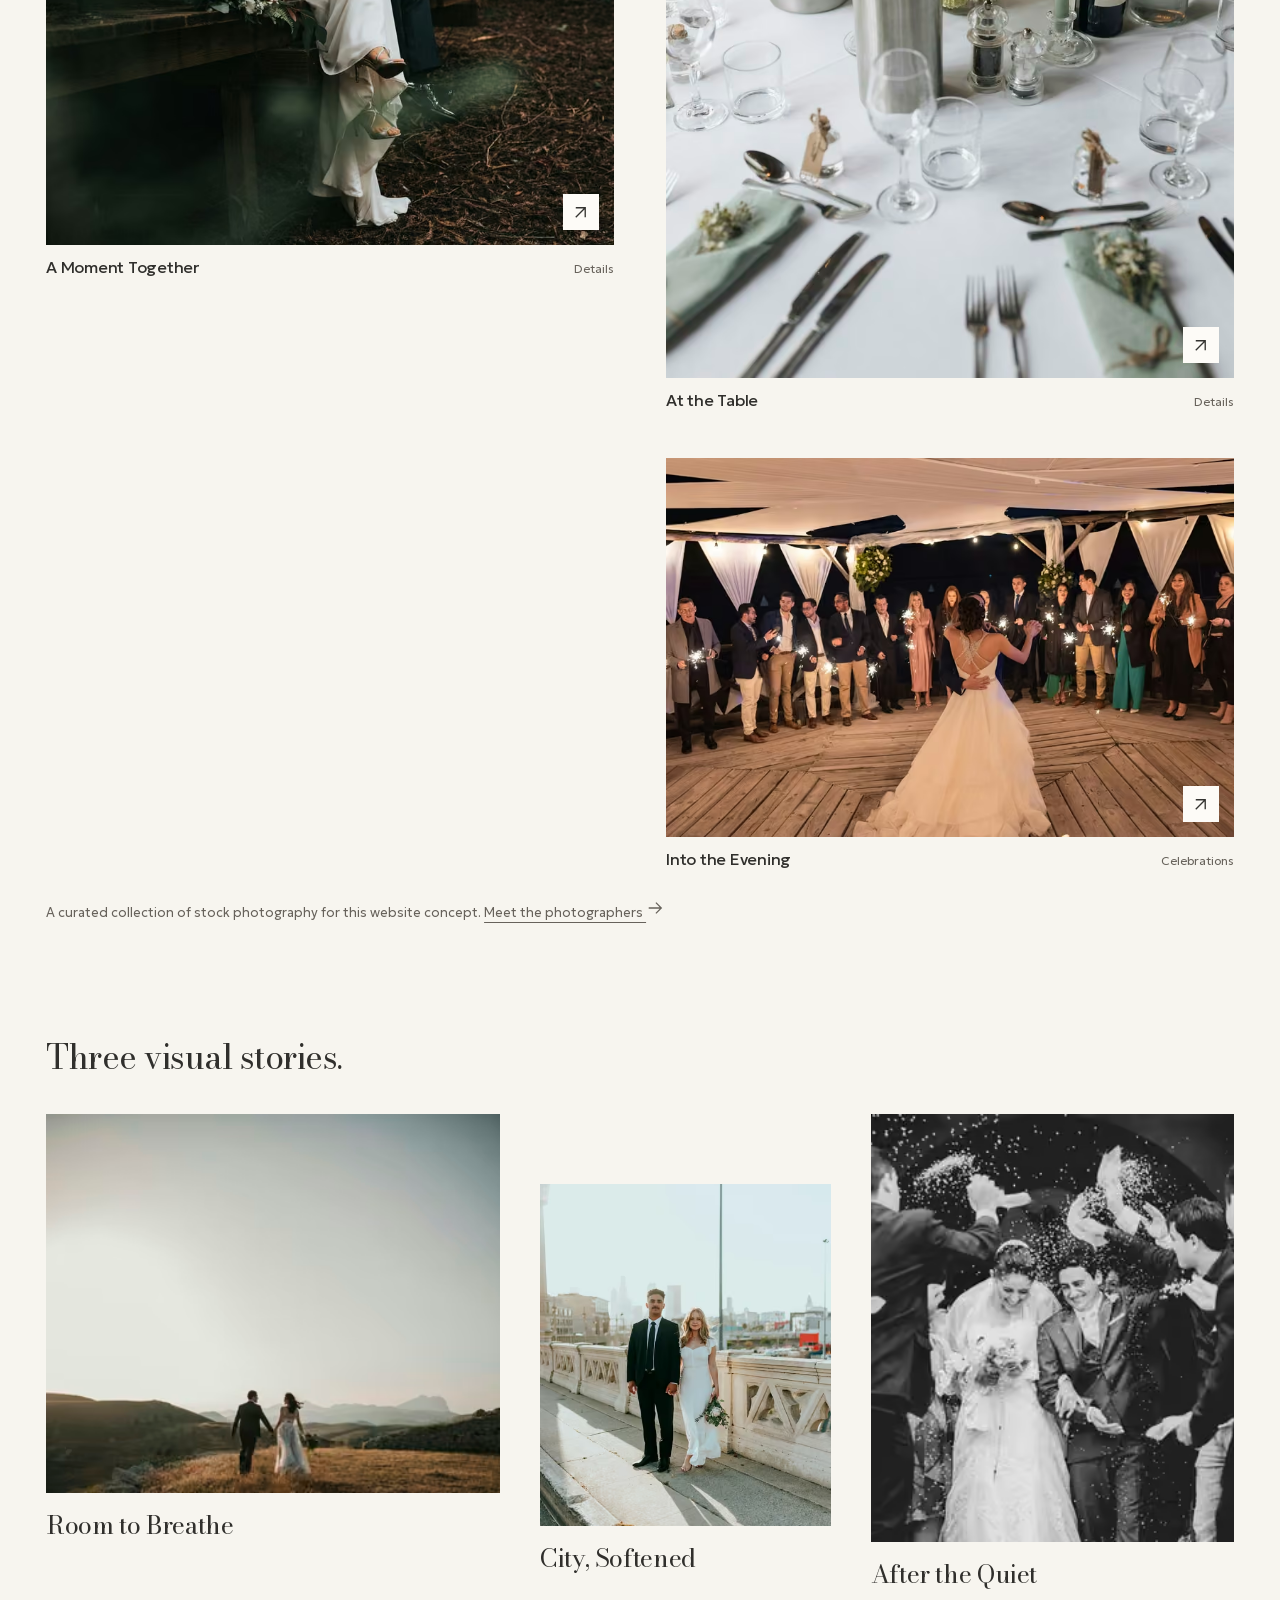
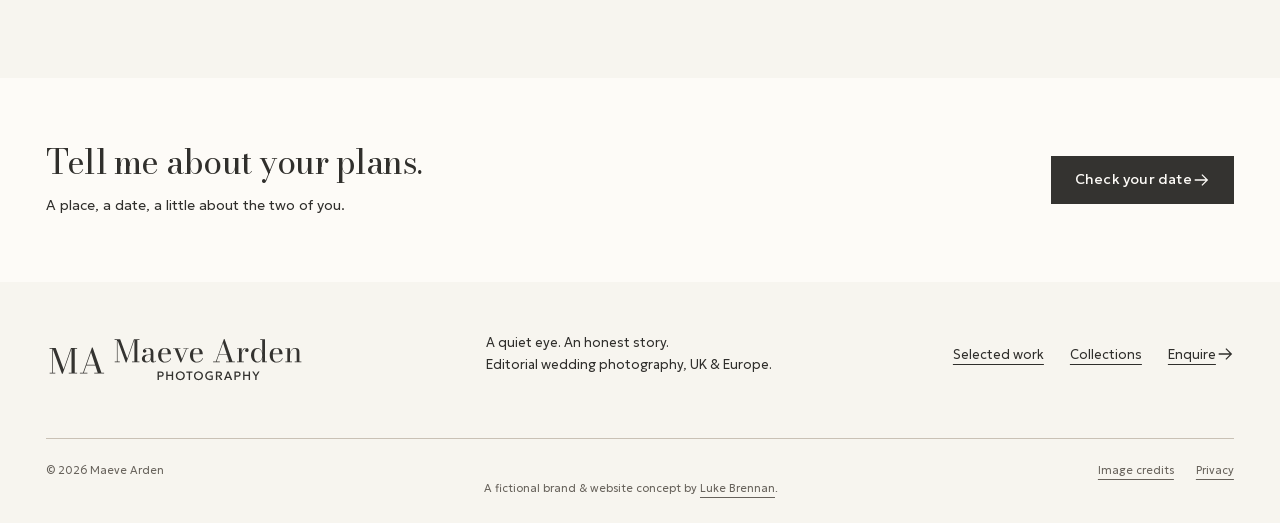
<file: portfolio.html>
<!doctype html>
<html lang="en-GB"><head><meta charset="utf-8"><meta name="viewport" content="width=device-width,initial-scale=1"><title>Selected Wedding Photography | Maeve Arden Photography</title><meta name="description" content="Explore the Maeve Arden wedding photography concept: natural portraits, celebrations, places and considered details in a responsive, interactive portfolio."><meta name="robots" content="index,follow,max-image-preview:large"><meta name="theme-color" content="#f7f5ef"><link rel="canonical" href="https://maeveardenphotography.co.uk/portfolio.html"><meta property="og:type" content="website"><meta property="og:title" content="Selected Wedding Photography | Maeve Arden Photography"><meta property="og:description" content="Explore the Maeve Arden wedding photography concept: natural portraits, celebrations, places and considered details in a responsive, interactive portfolio."><meta property="og:url" content="https://maeveardenphotography.co.uk/portfolio.html"><meta property="og:image" content="https://maeveardenphotography.co.uk/assets/images/social.jpg"><meta property="og:image:width" content="1200"><meta property="og:image:height" content="630"><meta property="og:image:alt" content="Bride and groom laughing together — Maeve Arden Photography concept"><meta property="og:locale" content="en_GB"><meta name="twitter:card" content="summary_large_image"><link rel="icon" type="image/svg+xml" href="assets/icons/favicon.svg?v=21571088"><link rel="manifest" href="site.webmanifest"><link rel="preload" as="font" type="font/woff2" crossorigin href="assets/fonts/geologica-latin.woff2"><link rel="preload" as="font" type="font/woff2" crossorigin href="assets/fonts/bodoni-moda-latin.woff2"><link rel="stylesheet" href="assets/css/style.css?v=578de97c"><script type="application/ld+json">{"@context": "https://schema.org", "@graph": [{"@type": "WebSite", "@id": "https://maeveardenphotography.co.uk/#website", "url": "https://maeveardenphotography.co.uk/", "name": "Maeve Arden Photography", "description": "An editorial wedding photography website concept by Luke Brennan."}, {"@type": "CollectionPage", "@id": "https://maeveardenphotography.co.uk/portfolio.html#page", "name": "Selected Wedding Photography | Maeve Arden Photography", "description": "Explore the Maeve Arden wedding photography concept: natural portraits, celebrations, places and considered details in a responsive, interactive portfolio.", "url": "https://maeveardenphotography.co.uk/portfolio.html", "isPartOf": {"@id": "https://maeveardenphotography.co.uk/#website"}}, {"@type": "BreadcrumbList", "itemListElement": [{"@type": "ListItem", "position": 1, "name": "Home", "item": "https://maeveardenphotography.co.uk/"}, {"@type": "ListItem", "position": 2, "name": "Selected work", "item": "https://maeveardenphotography.co.uk/portfolio.html"}]}]}</script><script src="assets/js/main.js?v=bfeff924" defer></script></head><body data-asset-prefix=""><a class="skip-link" href="#main">Skip to content</a>
<header class="site-header"><noscript><style>.desktop-nav{display:flex;flex-wrap:wrap}.menu-toggle{display:none}.header-inner{flex-wrap:wrap;padding-block:16px}</style></noscript><div class="header-inner"><a class="brand" href="index.html" aria-label="Maeve Arden Photography home"><picture class="brand-picture"><source media="(max-width: 360px)" srcset="assets/icons/maeve-arden-wordmark.svg?v=24a4d34e"><img class="brand-logo" src="assets/icons/maeve-arden-logo.svg?v=24a4d34e" width="450" height="96" alt="" fetchpriority="high" decoding="async"></picture></a><nav class="desktop-nav" aria-label="Main navigation"><a href="portfolio.html" aria-current="page">Selected work</a><a href="weddings.html">The experience</a><a href="about.html">About</a><a href="journal.html">Journal</a><a class="button button-small" href="contact.html">Check your date <svg width="18" height="18" viewBox="0 0 20 20" aria-hidden="true"><path d="M3 10h14m-6-6 6 6-6 6" fill="none" stroke="currentColor" stroke-width="1.4"/></svg></a></nav><button class="menu-toggle" type="button" aria-label="Open navigation" aria-haspopup="dialog" aria-controls="navigation-dialog" aria-expanded="false" data-menu-open><span>Menu</span><svg width="20" height="16" viewBox="0 0 20 16" aria-hidden="true"><path d="M1 4h18M1 12h18" stroke="currentColor" stroke-width="1.5"/></svg></button></div></header>
<dialog id="navigation-dialog" class="navigation-dialog" aria-labelledby="navigation-title"><div class="menu-head"><h2 id="navigation-title">Explore Maeve Arden</h2><button class="icon-button" type="button" data-menu-close aria-label="Close navigation"><svg width="18" height="18" viewBox="0 0 18 18" aria-hidden="true"><path d="m3 3 12 12M15 3 3 15" fill="none" stroke="currentColor" stroke-width="1.5"/></svg></button></div><nav aria-label="Mobile navigation"><a href="portfolio.html" aria-current="page">Selected work</a><a href="weddings.html">The experience</a><a href="about.html">About</a><a href="journal.html">Journal</a><a href="contact.html">Check your date <svg width="18" height="18" viewBox="0 0 20 20" aria-hidden="true"><path d="M3 10h14m-6-6 6 6-6 6" fill="none" stroke="currentColor" stroke-width="1.4"/></svg></a></nav></dialog><main id="main" tabindex="-1"><section class="page-intro container"><nav class="breadcrumbs" aria-label="Breadcrumb"><a href="index.html">Home</a><span aria-hidden="true">/</span><span>Selected work</span></nav><h1>Selected photographs.</h1><p class="intro-summary">People, place and the little things that make a day its own. Open a photograph to see it in full, or explore a visual story below.</p></section><section class="container gallery-section" aria-label="Photography portfolio"><div class="gallery-toolbar" data-gallery-toolbar hidden><div class="gallery-filters" role="group" aria-label="Filter photographs"><button type="button" data-filter="all" aria-pressed="true">All work</button><button type="button" data-filter="celebrations" aria-pressed="false">Celebrations</button><button type="button" data-filter="portraits" aria-pressed="false">Portraits</button><button type="button" data-filter="places" aria-pressed="false">Places</button><button type="button" data-filter="details" aria-pressed="false">Details</button></div><p data-gallery-status role="status">14 photographs</p></div><div class="gallery-grid"><a id="embrace" class="gallery-tile" href="assets/images/embrace-1600.webp" data-lightbox="embrace" data-title="All the Feeling" data-category="celebrations" aria-label="View photograph: All the Feeling"><div class="gallery-image"><picture class="" data-photo="embrace"><source type="image/avif" srcset="assets/images/embrace-480.avif 480w, assets/images/embrace-800.avif 800w, assets/images/embrace-1200.avif 1200w, assets/images/embrace-1600.avif 1600w" sizes="(max-width: 600px) calc(100vw - 40px), 45vw"><img src="assets/images/embrace-800.webp" srcset="assets/images/embrace-480.webp 480w, assets/images/embrace-800.webp 800w, assets/images/embrace-1200.webp 1200w, assets/images/embrace-1600.webp 1600w" sizes="(max-width: 600px) calc(100vw - 40px), 45vw" width="2400" height="1600" alt="Newlyweds laughing as guests shower them with confetti in black and white" fetchpriority="high" loading="eager" decoding="async"></picture><span class="gallery-expand" aria-hidden="true"><svg width="17" height="17" viewBox="0 0 18 18" aria-hidden="true"><path d="M4 14 14 4M4 4h10v10" fill="none" stroke="currentColor" stroke-width="1.4"/></svg></span></div><div class="gallery-caption"><h2>All the Feeling</h2><span>Celebrations</span></div></a><a id="editorial" class="gallery-tile" href="assets/images/editorial-1600.webp" data-lightbox="editorial" data-title="City, Softened" data-category="portraits" aria-label="View photograph: City, Softened"><div class="gallery-image"><picture class="" data-photo="editorial"><source type="image/avif" srcset="assets/images/editorial-480.avif 480w, assets/images/editorial-800.avif 800w, assets/images/editorial-1200.avif 1200w, assets/images/editorial-1600.avif 1600w" sizes="(max-width: 600px) calc(100vw - 40px), 45vw"><img src="assets/images/editorial-800.webp" srcset="assets/images/editorial-480.webp 480w, assets/images/editorial-800.webp 800w, assets/images/editorial-1200.webp 1200w, assets/images/editorial-1600.webp 1600w" sizes="(max-width: 600px) calc(100vw - 40px), 45vw" width="2400" height="3598" alt="A bride and groom holding hands on a sunlit city bridge" loading="lazy" decoding="async"></picture><span class="gallery-expand" aria-hidden="true"><svg width="17" height="17" viewBox="0 0 18 18" aria-hidden="true"><path d="M4 14 14 4M4 4h10v10" fill="none" stroke="currentColor" stroke-width="1.4"/></svg></span></div><div class="gallery-caption"><h2>City, Softened</h2><span>Portraits</span></div></a><a id="bouquet" class="gallery-tile" href="assets/images/bouquet-1600.webp" data-lightbox="bouquet" data-title="The Smallest Gestures" data-category="details" aria-label="View photograph: The Smallest Gestures"><div class="gallery-image"><picture class="" data-photo="bouquet"><source type="image/avif" srcset="assets/images/bouquet-480.avif 480w, assets/images/bouquet-800.avif 800w, assets/images/bouquet-1200.avif 1200w, assets/images/bouquet-1600.avif 1600w" sizes="(max-width: 600px) calc(100vw - 40px), 45vw"><img src="assets/images/bouquet-800.webp" srcset="assets/images/bouquet-480.webp 480w, assets/images/bouquet-800.webp 800w, assets/images/bouquet-1200.webp 1200w, assets/images/bouquet-1600.webp 1600w" sizes="(max-width: 600px) calc(100vw - 40px), 45vw" width="2400" height="1600" alt="A couple holding hands over a wedding bouquet of pale peach and white flowers" loading="lazy" decoding="async"></picture><span class="gallery-expand" aria-hidden="true"><svg width="17" height="17" viewBox="0 0 18 18" aria-hidden="true"><path d="M4 14 14 4M4 4h10v10" fill="none" stroke="currentColor" stroke-width="1.4"/></svg></span></div><div class="gallery-caption"><h2>The Smallest Gestures</h2><span>Details</span></div></a><a id="hero" class="gallery-tile" href="assets/images/hero-1600.webp" data-lightbox="hero" data-title="Beautifully Real" data-category="celebrations" aria-label="View photograph: Beautifully Real"><div class="gallery-image"><picture class="" data-photo="hero"><source type="image/avif" srcset="assets/images/hero-480.avif 480w, assets/images/hero-800.avif 800w, assets/images/hero-1200.avif 1200w, assets/images/hero-1600.avif 1600w" sizes="(max-width: 600px) calc(100vw - 40px), 45vw"><img src="assets/images/hero-800.webp" srcset="assets/images/hero-480.webp 480w, assets/images/hero-800.webp 800w, assets/images/hero-1200.webp 1200w, assets/images/hero-1600.webp 1600w" sizes="(max-width: 600px) calc(100vw - 40px), 45vw" width="2400" height="3600" alt="Bride and groom laughing together in a black and white wedding portrait" loading="lazy" decoding="async"></picture><span class="gallery-expand" aria-hidden="true"><svg width="17" height="17" viewBox="0 0 18 18" aria-hidden="true"><path d="M4 14 14 4M4 4h10v10" fill="none" stroke="currentColor" stroke-width="1.4"/></svg></span></div><div class="gallery-caption"><h2>Beautifully Real</h2><span>Celebrations</span></div></a><a id="meadow" class="gallery-tile" href="assets/images/meadow-1600.webp" data-lightbox="meadow" data-title="Room to Breathe" data-category="places" aria-label="View photograph: Room to Breathe"><div class="gallery-image"><picture class="" data-photo="meadow"><source type="image/avif" srcset="assets/images/meadow-480.avif 480w, assets/images/meadow-800.avif 800w, assets/images/meadow-1200.avif 1200w, assets/images/meadow-1600.avif 1600w" sizes="(max-width: 600px) calc(100vw - 40px), 45vw"><img src="assets/images/meadow-800.webp" srcset="assets/images/meadow-480.webp 480w, assets/images/meadow-800.webp 800w, assets/images/meadow-1200.webp 1200w, assets/images/meadow-1600.webp 1600w" sizes="(max-width: 600px) calc(100vw - 40px), 45vw" width="2400" height="1600" alt="Newlyweds holding hands in a sunlit mountain meadow" loading="lazy" decoding="async"></picture><span class="gallery-expand" aria-hidden="true"><svg width="17" height="17" viewBox="0 0 18 18" aria-hidden="true"><path d="M4 14 14 4M4 4h10v10" fill="none" stroke="currentColor" stroke-width="1.4"/></svg></span></div><div class="gallery-caption"><h2>Room to Breathe</h2><span>Places</span></div></a><a id="vows" class="gallery-tile" href="assets/images/vows-1600.webp" data-lightbox="vows" data-title="A Quiet Embrace" data-category="portraits" aria-label="View photograph: A Quiet Embrace"><div class="gallery-image"><picture class="" data-photo="vows"><source type="image/avif" srcset="assets/images/vows-480.avif 480w, assets/images/vows-800.avif 800w, assets/images/vows-1200.avif 1200w, assets/images/vows-1600.avif 1600w" sizes="(max-width: 600px) calc(100vw - 40px), 45vw"><img src="assets/images/vows-800.webp" srcset="assets/images/vows-480.webp 480w, assets/images/vows-800.webp 800w, assets/images/vows-1200.webp 1200w, assets/images/vows-1600.webp 1600w" sizes="(max-width: 600px) calc(100vw - 40px), 45vw" width="2400" height="3598" alt="A bride and groom embracing beneath hanging woven lamps" loading="lazy" decoding="async"></picture><span class="gallery-expand" aria-hidden="true"><svg width="17" height="17" viewBox="0 0 18 18" aria-hidden="true"><path d="M4 14 14 4M4 4h10v10" fill="none" stroke="currentColor" stroke-width="1.4"/></svg></span></div><div class="gallery-caption"><h2>A Quiet Embrace</h2><span>Portraits</span></div></a><a id="hands" class="gallery-tile" href="assets/images/hands-1600.webp" data-lightbox="hands" data-title="A Moment Together" data-category="details" aria-label="View photograph: A Moment Together"><div class="gallery-image"><picture class="" data-photo="hands"><source type="image/avif" srcset="assets/images/hands-480.avif 480w, assets/images/hands-800.avif 800w, assets/images/hands-1200.avif 1200w, assets/images/hands-1600.avif 1600w" sizes="(max-width: 600px) calc(100vw - 40px), 45vw"><img src="assets/images/hands-800.webp" srcset="assets/images/hands-480.webp 480w, assets/images/hands-800.webp 800w, assets/images/hands-1200.webp 1200w, assets/images/hands-1600.webp 1600w" sizes="(max-width: 600px) calc(100vw - 40px), 45vw" width="2400" height="1601" alt="A seated wedding couple holding hands beside a bouquet" loading="lazy" decoding="async"></picture><span class="gallery-expand" aria-hidden="true"><svg width="17" height="17" viewBox="0 0 18 18" aria-hidden="true"><path d="M4 14 14 4M4 4h10v10" fill="none" stroke="currentColor" stroke-width="1.4"/></svg></span></div><div class="gallery-caption"><h2>A Moment Together</h2><span>Details</span></div></a><a id="dance" class="gallery-tile" href="assets/images/dance-1600.webp" data-lightbox="dance" data-title="One More Song" data-category="celebrations" aria-label="View photograph: One More Song"><div class="gallery-image"><picture class="" data-photo="dance"><source type="image/avif" srcset="assets/images/dance-480.avif 480w, assets/images/dance-800.avif 800w, assets/images/dance-1200.avif 1200w, assets/images/dance-1600.avif 1600w" sizes="(max-width: 600px) calc(100vw - 40px), 45vw"><img src="assets/images/dance-800.webp" srcset="assets/images/dance-480.webp 480w, assets/images/dance-800.webp 800w, assets/images/dance-1200.webp 1200w, assets/images/dance-1600.webp 1600w" sizes="(max-width: 600px) calc(100vw - 40px), 45vw" width="2400" height="3600" alt="Newlyweds dancing with guests beneath flowers and mirrored disco balls" loading="lazy" decoding="async"></picture><span class="gallery-expand" aria-hidden="true"><svg width="17" height="17" viewBox="0 0 18 18" aria-hidden="true"><path d="M4 14 14 4M4 4h10v10" fill="none" stroke="currentColor" stroke-width="1.4"/></svg></span></div><div class="gallery-caption"><h2>One More Song</h2><span>Celebrations</span></div></a><a id="bridal" class="gallery-tile" href="assets/images/bridal-1600.webp" data-lightbox="bridal" data-title="Quiet Light" data-category="portraits" aria-label="View photograph: Quiet Light"><div class="gallery-image"><picture class="" data-photo="bridal"><source type="image/avif" srcset="assets/images/bridal-480.avif 480w, assets/images/bridal-800.avif 800w, assets/images/bridal-1200.avif 1200w, assets/images/bridal-1600.avif 1600w" sizes="(max-width: 600px) calc(100vw - 40px), 45vw"><img src="assets/images/bridal-800.webp" srcset="assets/images/bridal-480.webp 480w, assets/images/bridal-800.webp 800w, assets/images/bridal-1200.webp 1200w, assets/images/bridal-1600.webp 1600w" sizes="(max-width: 600px) calc(100vw - 40px), 45vw" width="2400" height="3600" alt="A bride looking towards the camera in soft black and white light" loading="lazy" decoding="async"></picture><span class="gallery-expand" aria-hidden="true"><svg width="17" height="17" viewBox="0 0 18 18" aria-hidden="true"><path d="M4 14 14 4M4 4h10v10" fill="none" stroke="currentColor" stroke-width="1.4"/></svg></span></div><div class="gallery-caption"><h2>Quiet Light</h2><span>Portraits</span></div></a><a id="flowers" class="gallery-tile" href="assets/images/flowers-1600.webp" data-lightbox="flowers" data-title="Softly Considered" data-category="details" aria-label="View photograph: Softly Considered"><div class="gallery-image"><picture class="" data-photo="flowers"><source type="image/avif" srcset="assets/images/flowers-480.avif 480w, assets/images/flowers-800.avif 800w, assets/images/flowers-1200.avif 1200w, assets/images/flowers-1600.avif 1600w" sizes="(max-width: 600px) calc(100vw - 40px), 45vw"><img src="assets/images/flowers-800.webp" srcset="assets/images/flowers-480.webp 480w, assets/images/flowers-800.webp 800w, assets/images/flowers-1200.webp 1200w, assets/images/flowers-1600.webp 1600w" sizes="(max-width: 600px) calc(100vw - 40px), 45vw" width="2400" height="3600" alt="White roses and greenery arranged in glass vases" loading="lazy" decoding="async"></picture><span class="gallery-expand" aria-hidden="true"><svg width="17" height="17" viewBox="0 0 18 18" aria-hidden="true"><path d="M4 14 14 4M4 4h10v10" fill="none" stroke="currentColor" stroke-width="1.4"/></svg></span></div><div class="gallery-caption"><h2>Softly Considered</h2><span>Details</span></div></a><a id="celebration" class="gallery-tile" href="assets/images/celebration-1600.webp" data-lightbox="celebration" data-title="After the Quiet" data-category="celebrations" aria-label="View photograph: After the Quiet"><div class="gallery-image"><picture class="" data-photo="celebration"><source type="image/avif" srcset="assets/images/celebration-480.avif 480w, assets/images/celebration-800.avif 800w, assets/images/celebration-1200.avif 1200w, assets/images/celebration-1600.avif 1600w" sizes="(max-width: 600px) calc(100vw - 40px), 45vw"><img src="assets/images/celebration-800.webp" srcset="assets/images/celebration-480.webp 480w, assets/images/celebration-800.webp 800w, assets/images/celebration-1200.webp 1200w, assets/images/celebration-1600.webp 1600w" sizes="(max-width: 600px) calc(100vw - 40px), 45vw" width="2400" height="3000" alt="Newlyweds dancing together beneath red confetti" loading="lazy" decoding="async"></picture><span class="gallery-expand" aria-hidden="true"><svg width="17" height="17" viewBox="0 0 18 18" aria-hidden="true"><path d="M4 14 14 4M4 4h10v10" fill="none" stroke="currentColor" stroke-width="1.4"/></svg></span></div><div class="gallery-caption"><h2>After the Quiet</h2><span>Celebrations</span></div></a><a id="lake-sunset" class="gallery-tile" href="assets/images/lake-sunset-1600.webp" data-lightbox="lake-sunset" data-title="Last Light" data-category="places" aria-label="View photograph: Last Light"><div class="gallery-image"><picture class="" data-photo="lake-sunset"><source type="image/avif" srcset="assets/images/lake-sunset-480.avif 480w, assets/images/lake-sunset-800.avif 800w, assets/images/lake-sunset-1200.avif 1200w, assets/images/lake-sunset-1600.avif 1600w" sizes="(max-width: 600px) calc(100vw - 40px), 45vw"><img src="assets/images/lake-sunset-800.webp" srcset="assets/images/lake-sunset-480.webp 480w, assets/images/lake-sunset-800.webp 800w, assets/images/lake-sunset-1200.webp 1200w, assets/images/lake-sunset-1600.webp 1600w" sizes="(max-width: 600px) calc(100vw - 40px), 45vw" width="2400" height="1350" alt="Bride and groom standing together beside a lake in evening light" loading="lazy" decoding="async"></picture><span class="gallery-expand" aria-hidden="true"><svg width="17" height="17" viewBox="0 0 18 18" aria-hidden="true"><path d="M4 14 14 4M4 4h10v10" fill="none" stroke="currentColor" stroke-width="1.4"/></svg></span></div><div class="gallery-caption"><h2>Last Light</h2><span>Places</span></div></a><a id="table" class="gallery-tile" href="assets/images/table-1600.webp" data-lightbox="table" data-title="At the Table" data-category="details" aria-label="View photograph: At the Table"><div class="gallery-image"><picture class="" data-photo="table"><source type="image/avif" srcset="assets/images/table-480.avif 480w, assets/images/table-800.avif 800w, assets/images/table-1200.avif 1200w, assets/images/table-1600.avif 1600w" sizes="(max-width: 600px) calc(100vw - 40px), 45vw"><img src="assets/images/table-800.webp" srcset="assets/images/table-480.webp 480w, assets/images/table-800.webp 800w, assets/images/table-1200.webp 1200w, assets/images/table-1600.webp 1600w" sizes="(max-width: 600px) calc(100vw - 40px), 45vw" width="2400" height="3200" alt="Wedding breakfast table with flowers, wine and place settings" loading="lazy" decoding="async"></picture><span class="gallery-expand" aria-hidden="true"><svg width="17" height="17" viewBox="0 0 18 18" aria-hidden="true"><path d="M4 14 14 4M4 4h10v10" fill="none" stroke="currentColor" stroke-width="1.4"/></svg></span></div><div class="gallery-caption"><h2>At the Table</h2><span>Details</span></div></a><a id="sparklers" class="gallery-tile" href="assets/images/sparklers-1600.webp" data-lightbox="sparklers" data-title="Into the Evening" data-category="celebrations" aria-label="View photograph: Into the Evening"><div class="gallery-image"><picture class="" data-photo="sparklers"><source type="image/avif" srcset="assets/images/sparklers-480.avif 480w, assets/images/sparklers-800.avif 800w, assets/images/sparklers-1200.avif 1200w, assets/images/sparklers-1600.avif 1600w" sizes="(max-width: 600px) calc(100vw - 40px), 45vw"><img src="assets/images/sparklers-800.webp" srcset="assets/images/sparklers-480.webp 480w, assets/images/sparklers-800.webp 800w, assets/images/sparklers-1200.webp 1200w, assets/images/sparklers-1600.webp 1600w" sizes="(max-width: 600px) calc(100vw - 40px), 45vw" width="2400" height="1602" alt="A wedding couple dancing surrounded by guests holding sparklers" loading="lazy" decoding="async"></picture><span class="gallery-expand" aria-hidden="true"><svg width="17" height="17" viewBox="0 0 18 18" aria-hidden="true"><path d="M4 14 14 4M4 4h10v10" fill="none" stroke="currentColor" stroke-width="1.4"/></svg></span></div><div class="gallery-caption"><h2>Into the Evening</h2><span>Celebrations</span></div></a></div><p class="small-note">A curated collection of stock photography for this website concept. <a href="credits.html">Meet the photographers <svg width="18" height="18" viewBox="0 0 20 20" aria-hidden="true"><path d="M3 10h14m-6-6 6 6-6 6" fill="none" stroke="currentColor" stroke-width="1.4"/></svg></a></p></section><section class="section container"><div class="section-heading"><h2>Three visual stories.</h2></div><div class="work-grid"><a class="work-card " href="stories/still-water.html"><div class="work-image"><picture class="" data-photo="meadow"><source type="image/avif" srcset="assets/images/meadow-480.avif 480w, assets/images/meadow-800.avif 800w, assets/images/meadow-1200.avif 1200w, assets/images/meadow-1600.avif 1600w" sizes="(max-width: 760px) calc(100vw - 40px), 32vw"><img src="assets/images/meadow-800.webp" srcset="assets/images/meadow-480.webp 480w, assets/images/meadow-800.webp 800w, assets/images/meadow-1200.webp 1200w, assets/images/meadow-1600.webp 1600w" sizes="(max-width: 760px) calc(100vw - 40px), 32vw" width="2400" height="1600" alt="Newlyweds holding hands in a sunlit mountain meadow" loading="lazy" decoding="async"></picture><span class="image-action">Explore story <svg width="18" height="18" viewBox="0 0 20 20" aria-hidden="true"><path d="M3 10h14m-6-6 6 6-6 6" fill="none" stroke="currentColor" stroke-width="1.4"/></svg></span></div><div class="work-caption"><div><h3>Room to Breathe</h3></div><span class="work-number">01 <svg width="18" height="18" viewBox="0 0 20 20" aria-hidden="true"><path d="M3 10h14m-6-6 6 6-6 6" fill="none" stroke="currentColor" stroke-width="1.4"/></svg></span></div></a><a class="work-card " href="stories/city-softened.html"><div class="work-image"><picture class="" data-photo="editorial"><source type="image/avif" srcset="assets/images/editorial-480.avif 480w, assets/images/editorial-800.avif 800w, assets/images/editorial-1200.avif 1200w, assets/images/editorial-1600.avif 1600w" sizes="(max-width: 760px) calc(100vw - 40px), 32vw"><img src="assets/images/editorial-800.webp" srcset="assets/images/editorial-480.webp 480w, assets/images/editorial-800.webp 800w, assets/images/editorial-1200.webp 1200w, assets/images/editorial-1600.webp 1600w" sizes="(max-width: 760px) calc(100vw - 40px), 32vw" width="2400" height="3598" alt="A bride and groom holding hands on a sunlit city bridge" loading="lazy" decoding="async"></picture><span class="image-action">Explore story <svg width="18" height="18" viewBox="0 0 20 20" aria-hidden="true"><path d="M3 10h14m-6-6 6 6-6 6" fill="none" stroke="currentColor" stroke-width="1.4"/></svg></span></div><div class="work-caption"><div><h3>City, Softened</h3></div><span class="work-number">02 <svg width="18" height="18" viewBox="0 0 20 20" aria-hidden="true"><path d="M3 10h14m-6-6 6 6-6 6" fill="none" stroke="currentColor" stroke-width="1.4"/></svg></span></div></a><a class="work-card " href="stories/after-the-quiet.html"><div class="work-image"><picture class="" data-photo="embrace"><source type="image/avif" srcset="assets/images/embrace-480.avif 480w, assets/images/embrace-800.avif 800w, assets/images/embrace-1200.avif 1200w, assets/images/embrace-1600.avif 1600w" sizes="(max-width: 760px) calc(100vw - 40px), 32vw"><img src="assets/images/embrace-800.webp" srcset="assets/images/embrace-480.webp 480w, assets/images/embrace-800.webp 800w, assets/images/embrace-1200.webp 1200w, assets/images/embrace-1600.webp 1600w" sizes="(max-width: 760px) calc(100vw - 40px), 32vw" width="2400" height="1600" alt="Newlyweds laughing as guests shower them with confetti in black and white" loading="lazy" decoding="async"></picture><span class="image-action">Explore story <svg width="18" height="18" viewBox="0 0 20 20" aria-hidden="true"><path d="M3 10h14m-6-6 6 6-6 6" fill="none" stroke="currentColor" stroke-width="1.4"/></svg></span></div><div class="work-caption"><div><h3>After the Quiet</h3></div><span class="work-number">03 <svg width="18" height="18" viewBox="0 0 20 20" aria-hidden="true"><path d="M3 10h14m-6-6 6 6-6 6" fill="none" stroke="currentColor" stroke-width="1.4"/></svg></span></div></a></div></section><section class="closing-cta"><div class="container"><div><h2>Tell me about your plans.</h2><p>A place, a date, a little about the two of you.</p></div><a class="button button-light" href="contact.html">Check your date <svg width="18" height="18" viewBox="0 0 20 20" aria-hidden="true"><path d="M3 10h14m-6-6 6 6-6 6" fill="none" stroke="currentColor" stroke-width="1.4"/></svg></a></div></section></main><footer class="site-footer"><div class="container"><div class="footer-top"><a class="brand" href="index.html" aria-label="Maeve Arden Photography home"><picture class="brand-picture"><source media="(max-width: 360px)" srcset="assets/icons/maeve-arden-wordmark.svg?v=24a4d34e"><img class="brand-logo" src="assets/icons/maeve-arden-logo.svg?v=24a4d34e" width="450" height="96" alt="" fetchpriority="high" decoding="async"></picture></a><p>A quiet eye. An honest story.<br>Editorial wedding photography, UK & Europe.</p><nav aria-label="Footer navigation"><a href="portfolio.html">Selected work</a><a href="weddings.html">Collections</a><a href="contact.html">Enquire <svg width="18" height="18" viewBox="0 0 20 20" aria-hidden="true"><path d="M3 10h14m-6-6 6 6-6 6" fill="none" stroke="currentColor" stroke-width="1.4"/></svg></a></nav></div><div class="footer-bottom"><p>© <span data-year>2026</span> Maeve Arden</p><p>A fictional brand & website concept by <a href="https://github.com/lukebrennan">Luke Brennan</a>.</p><div><a href="credits.html">Image credits</a><a href="privacy.html">Privacy</a></div></div></div></footer><dialog class="lightbox" data-lightbox-dialog aria-labelledby="lightbox-title"><div class="lightbox-top"><div><h2 id="lightbox-title">Photograph</h2></div><button class="icon-button" type="button" data-lightbox-close aria-label="Close photograph"><svg width="18" height="18" viewBox="0 0 18 18" aria-hidden="true"><path d="m3 3 12 12M15 3 3 15" fill="none" stroke="currentColor" stroke-width="1.5"/></svg></button></div><div class="lightbox-image"><img data-lightbox-image src="assets/images/hero-480.webp" alt="" loading="lazy" width="1600" height="2000"></div><div class="lightbox-bottom"><a data-lightbox-credit href="credits.html"><span data-lightbox-credit-label>Image credit</span><svg width="18" height="18" viewBox="0 0 20 20" aria-hidden="true"><path d="M3 10h14m-6-6 6 6-6 6" fill="none" stroke="currentColor" stroke-width="1.4"/></svg></a><div class="lightbox-controls"><button class="icon-button" type="button" data-lightbox-prev aria-label="Previous photograph"><svg width="20" height="20" viewBox="0 0 20 20" aria-hidden="true"><path d="M17 10H3m6-6-6 6 6 6" fill="none" stroke="currentColor" stroke-width="1.5"/></svg></button><span data-lightbox-count aria-live="polite"></span><button class="icon-button" type="button" data-lightbox-next aria-label="Next photograph"><svg width="20" height="20" viewBox="0 0 20 20" aria-hidden="true"><path d="M3 10h14m-6-6 6 6-6 6" fill="none" stroke="currentColor" stroke-width="1.5"/></svg></button></div></div></dialog><a class="mobile-enquire" href="contact.html">Check your date <svg width="18" height="18" viewBox="0 0 20 20" aria-hidden="true"><path d="M3 10h14m-6-6 6 6-6 6" fill="none" stroke="currentColor" stroke-width="1.4"/></svg></a></body></html>
</file>
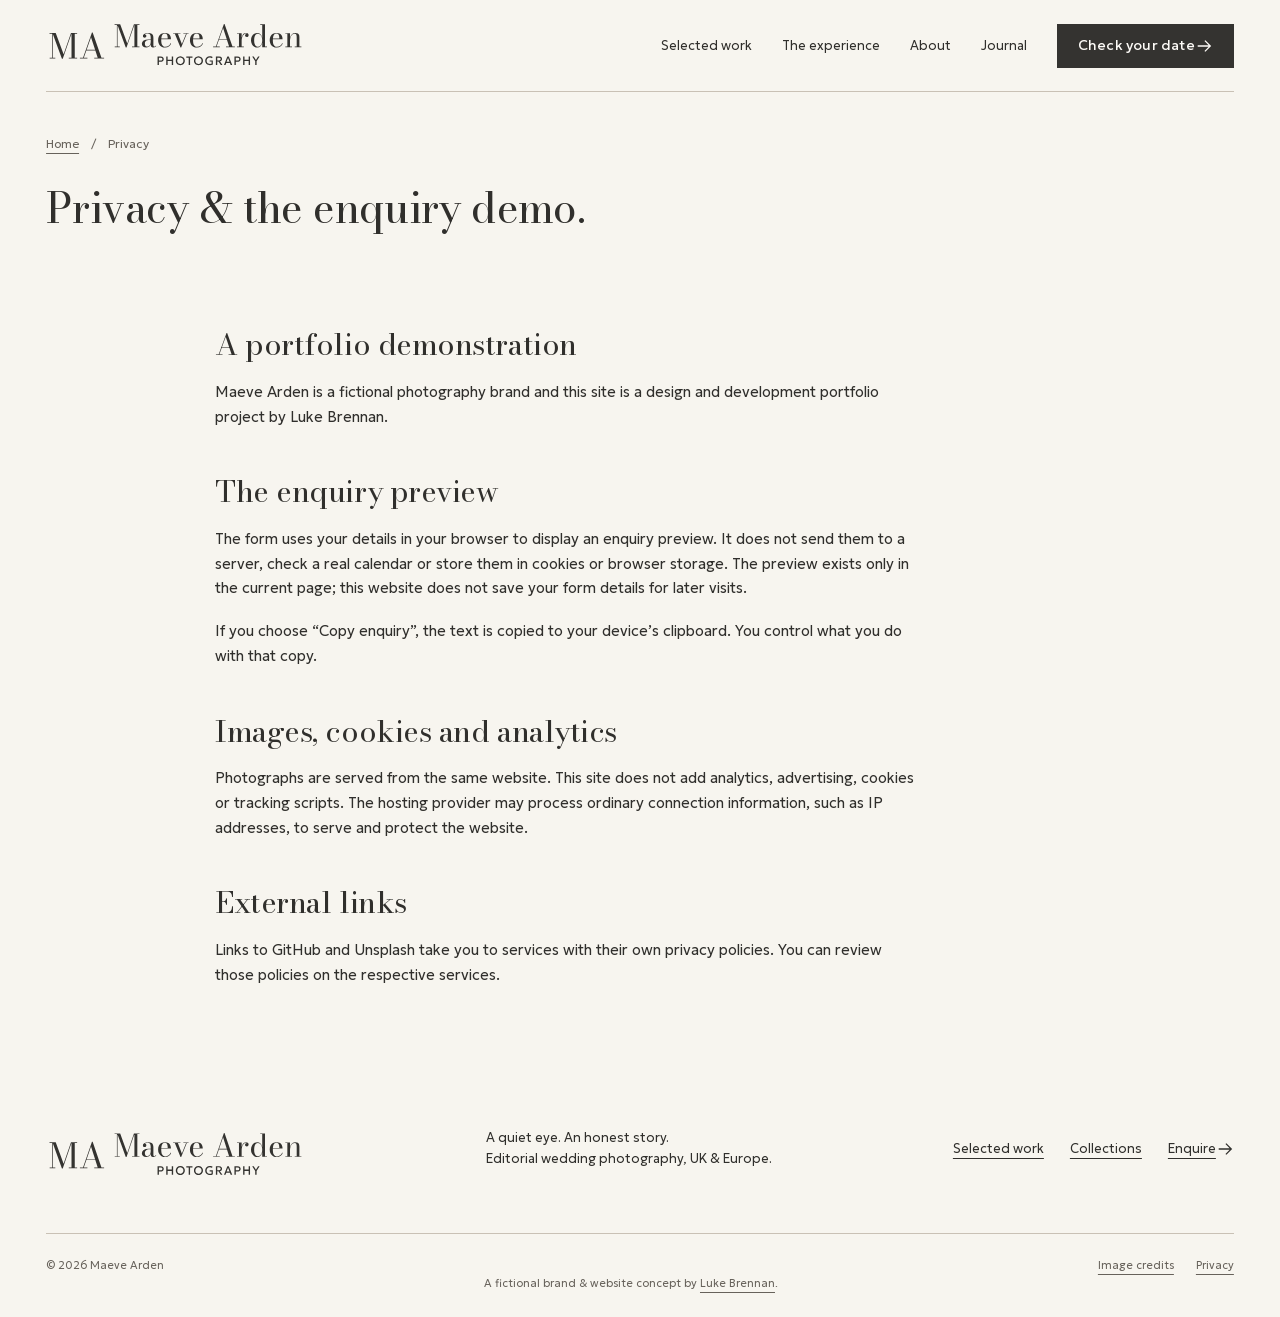
<file: privacy.html>
<!doctype html>
<html lang="en-GB"><head><meta charset="utf-8"><meta name="viewport" content="width=device-width,initial-scale=1"><title>Privacy &amp; Enquiry Demo | Maeve Arden Photography</title><meta name="description" content="How the Maeve Arden portfolio demonstration handles enquiry details: browser-only previews, no form transmission, no analytics and local photography."><meta name="robots" content="index,follow,max-image-preview:large"><meta name="theme-color" content="#f7f5ef"><link rel="canonical" href="https://maeveardenphotography.co.uk/privacy.html"><meta property="og:type" content="website"><meta property="og:title" content="Privacy &amp; Enquiry Demo | Maeve Arden Photography"><meta property="og:description" content="How the Maeve Arden portfolio demonstration handles enquiry details: browser-only previews, no form transmission, no analytics and local photography."><meta property="og:url" content="https://maeveardenphotography.co.uk/privacy.html"><meta property="og:image" content="https://maeveardenphotography.co.uk/assets/images/social.jpg"><meta property="og:image:width" content="1200"><meta property="og:image:height" content="630"><meta property="og:image:alt" content="Bride and groom laughing together — Maeve Arden Photography concept"><meta property="og:locale" content="en_GB"><meta name="twitter:card" content="summary_large_image"><link rel="icon" type="image/svg+xml" href="assets/icons/favicon.svg?v=21571088"><link rel="manifest" href="site.webmanifest"><link rel="preload" as="font" type="font/woff2" crossorigin href="assets/fonts/geologica-latin.woff2"><link rel="preload" as="font" type="font/woff2" crossorigin href="assets/fonts/bodoni-moda-latin.woff2"><link rel="stylesheet" href="assets/css/style.css?v=578de97c"><script type="application/ld+json">{"@context": "https://schema.org", "@graph": [{"@type": "WebSite", "@id": "https://maeveardenphotography.co.uk/#website", "url": "https://maeveardenphotography.co.uk/", "name": "Maeve Arden Photography", "description": "An editorial wedding photography website concept by Luke Brennan."}, {"@type": "WebPage", "@id": "https://maeveardenphotography.co.uk/privacy.html#page", "name": "Privacy & Enquiry Demo | Maeve Arden Photography", "description": "How the Maeve Arden portfolio demonstration handles enquiry details: browser-only previews, no form transmission, no analytics and local photography.", "url": "https://maeveardenphotography.co.uk/privacy.html", "isPartOf": {"@id": "https://maeveardenphotography.co.uk/#website"}}, {"@type": "BreadcrumbList", "itemListElement": [{"@type": "ListItem", "position": 1, "name": "Home", "item": "https://maeveardenphotography.co.uk/"}, {"@type": "ListItem", "position": 2, "name": "Privacy", "item": "https://maeveardenphotography.co.uk/privacy.html"}]}]}</script><script src="assets/js/main.js?v=bfeff924" defer></script></head><body data-asset-prefix=""><a class="skip-link" href="#main">Skip to content</a>
<header class="site-header"><noscript><style>.desktop-nav{display:flex;flex-wrap:wrap}.menu-toggle{display:none}.header-inner{flex-wrap:wrap;padding-block:16px}</style></noscript><div class="header-inner"><a class="brand" href="index.html" aria-label="Maeve Arden Photography home"><picture class="brand-picture"><source media="(max-width: 360px)" srcset="assets/icons/maeve-arden-wordmark.svg?v=24a4d34e"><img class="brand-logo" src="assets/icons/maeve-arden-logo.svg?v=24a4d34e" width="450" height="96" alt="" fetchpriority="high" decoding="async"></picture></a><nav class="desktop-nav" aria-label="Main navigation"><a href="portfolio.html">Selected work</a><a href="weddings.html">The experience</a><a href="about.html">About</a><a href="journal.html">Journal</a><a class="button button-small" href="contact.html">Check your date <svg width="18" height="18" viewBox="0 0 20 20" aria-hidden="true"><path d="M3 10h14m-6-6 6 6-6 6" fill="none" stroke="currentColor" stroke-width="1.4"/></svg></a></nav><button class="menu-toggle" type="button" aria-label="Open navigation" aria-haspopup="dialog" aria-controls="navigation-dialog" aria-expanded="false" data-menu-open><span>Menu</span><svg width="20" height="16" viewBox="0 0 20 16" aria-hidden="true"><path d="M1 4h18M1 12h18" stroke="currentColor" stroke-width="1.5"/></svg></button></div></header>
<dialog id="navigation-dialog" class="navigation-dialog" aria-labelledby="navigation-title"><div class="menu-head"><h2 id="navigation-title">Explore Maeve Arden</h2><button class="icon-button" type="button" data-menu-close aria-label="Close navigation"><svg width="18" height="18" viewBox="0 0 18 18" aria-hidden="true"><path d="m3 3 12 12M15 3 3 15" fill="none" stroke="currentColor" stroke-width="1.5"/></svg></button></div><nav aria-label="Mobile navigation"><a href="portfolio.html">Selected work</a><a href="weddings.html">The experience</a><a href="about.html">About</a><a href="journal.html">Journal</a><a href="contact.html">Check your date <svg width="18" height="18" viewBox="0 0 20 20" aria-hidden="true"><path d="M3 10h14m-6-6 6 6-6 6" fill="none" stroke="currentColor" stroke-width="1.4"/></svg></a></nav></dialog><main id="main" tabindex="-1"><section class="page-intro container"><nav class="breadcrumbs" aria-label="Breadcrumb"><a href="index.html">Home</a><span aria-hidden="true">/</span><span>Privacy</span></nav><h1>Privacy & the enquiry demo.</h1></section><article class="container prose-panel"><h2>A portfolio demonstration</h2><p>Maeve Arden is a fictional photography brand and this site is a design and development portfolio project by Luke Brennan.</p><h2>The enquiry preview</h2><p>The form uses your details in your browser to display an enquiry preview. It does not send them to a server, check a real calendar or store them in cookies or browser storage. The preview exists only in the current page; this website does not save your form details for later visits.</p><p>If you choose “Copy enquiry”, the text is copied to your device’s clipboard. You control what you do with that copy.</p><h2>Images, cookies and analytics</h2><p>Photographs are served from the same website. This site does not add analytics, advertising, cookies or tracking scripts. The hosting provider may process ordinary connection information, such as IP addresses, to serve and protect the website.</p><h2>External links</h2><p>Links to GitHub and Unsplash take you to services with their own privacy policies. You can review those policies on the respective services.</p></article></main><footer class="site-footer"><div class="container"><div class="footer-top"><a class="brand" href="index.html" aria-label="Maeve Arden Photography home"><picture class="brand-picture"><source media="(max-width: 360px)" srcset="assets/icons/maeve-arden-wordmark.svg?v=24a4d34e"><img class="brand-logo" src="assets/icons/maeve-arden-logo.svg?v=24a4d34e" width="450" height="96" alt="" fetchpriority="high" decoding="async"></picture></a><p>A quiet eye. An honest story.<br>Editorial wedding photography, UK & Europe.</p><nav aria-label="Footer navigation"><a href="portfolio.html">Selected work</a><a href="weddings.html">Collections</a><a href="contact.html">Enquire <svg width="18" height="18" viewBox="0 0 20 20" aria-hidden="true"><path d="M3 10h14m-6-6 6 6-6 6" fill="none" stroke="currentColor" stroke-width="1.4"/></svg></a></nav></div><div class="footer-bottom"><p>© <span data-year>2026</span> Maeve Arden</p><p>A fictional brand & website concept by <a href="https://github.com/lukebrennan">Luke Brennan</a>.</p><div><a href="credits.html">Image credits</a><a href="privacy.html">Privacy</a></div></div></div></footer><a class="mobile-enquire" href="contact.html">Check your date <svg width="18" height="18" viewBox="0 0 20 20" aria-hidden="true"><path d="M3 10h14m-6-6 6 6-6 6" fill="none" stroke="currentColor" stroke-width="1.4"/></svg></a></body></html>
</file>
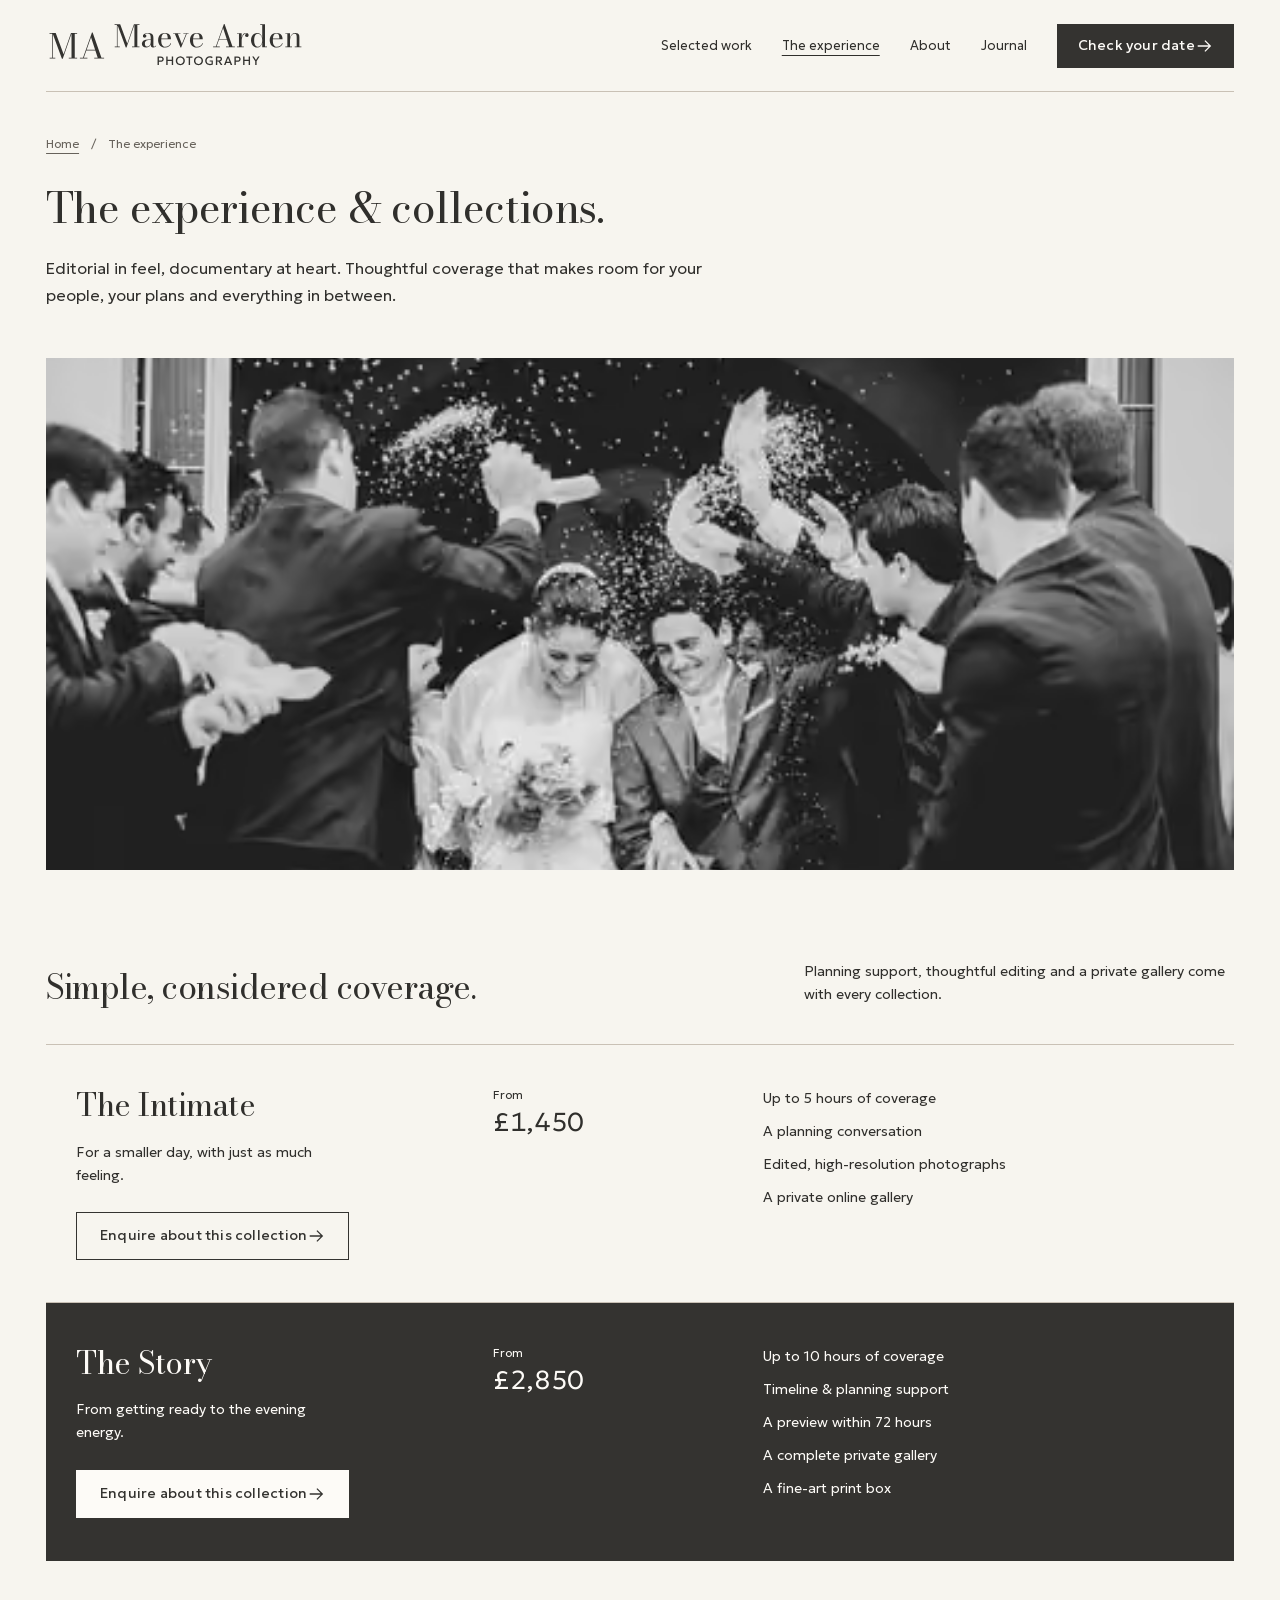
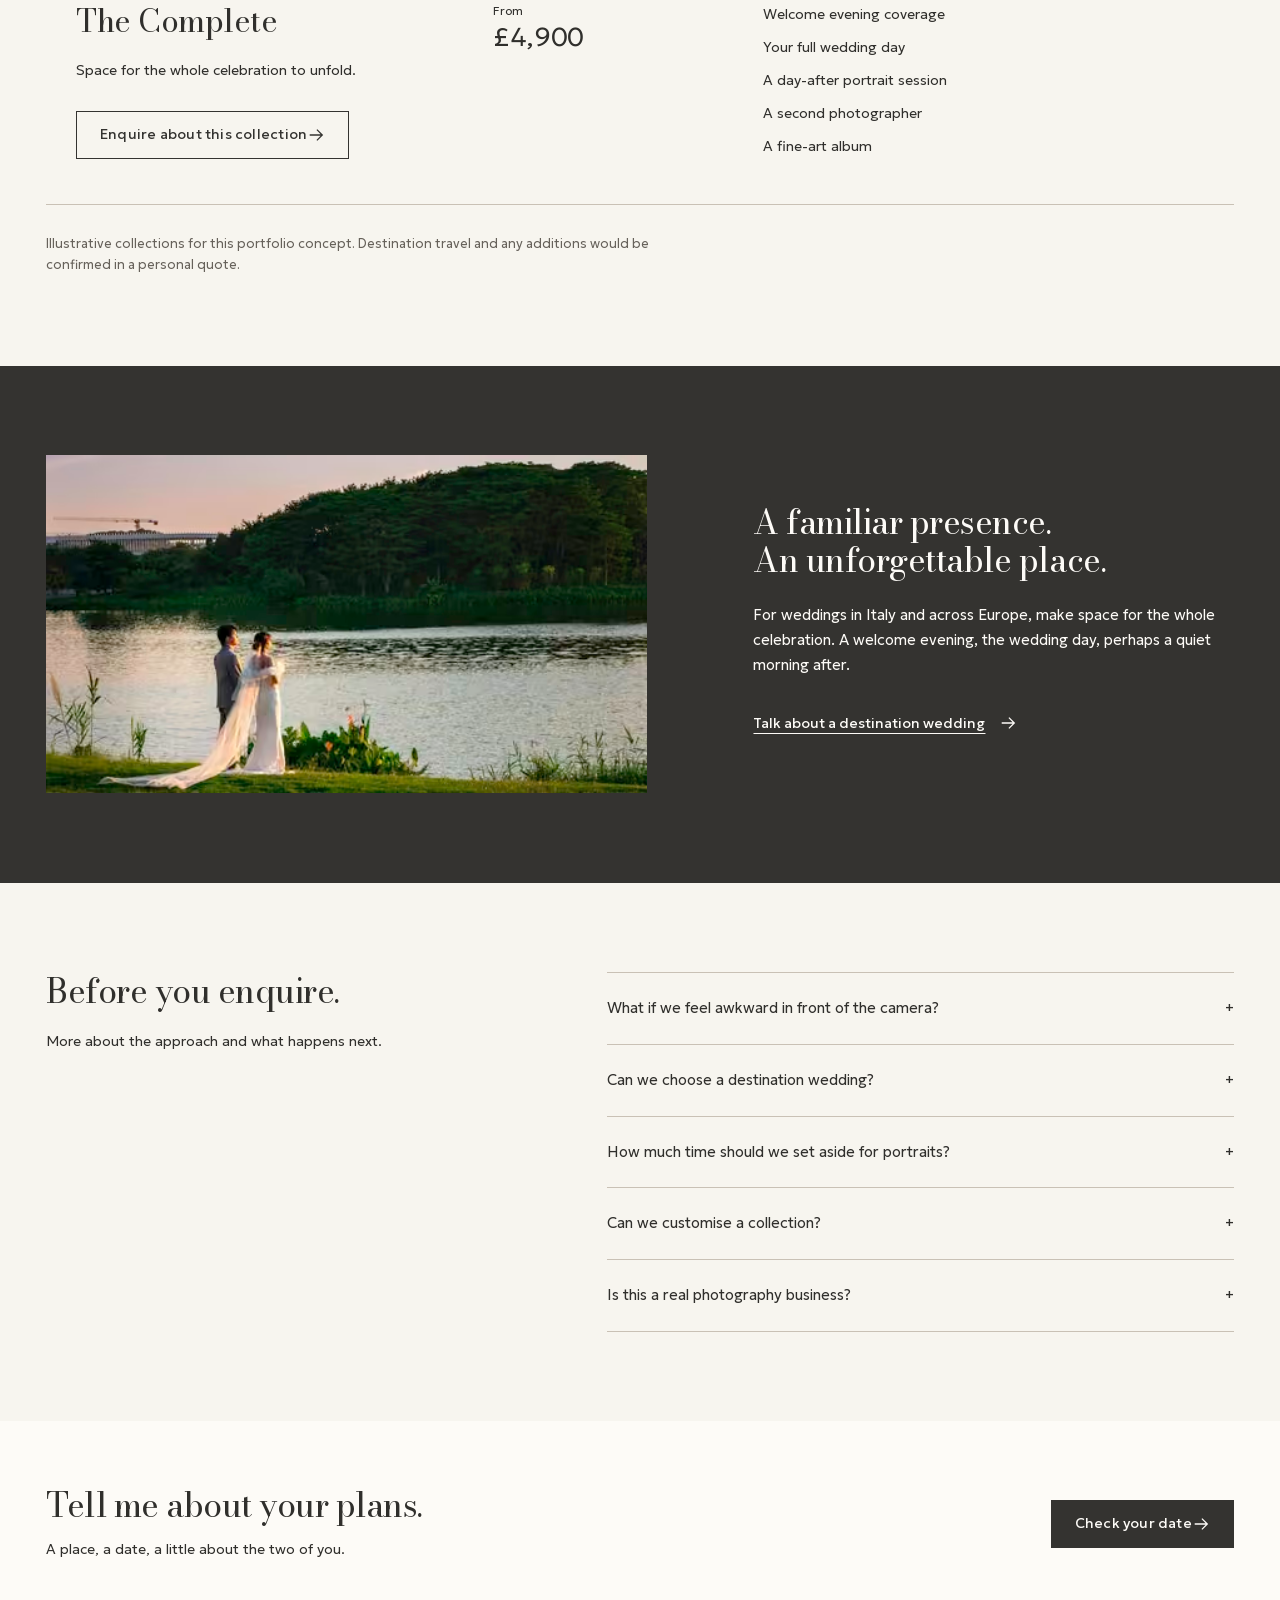
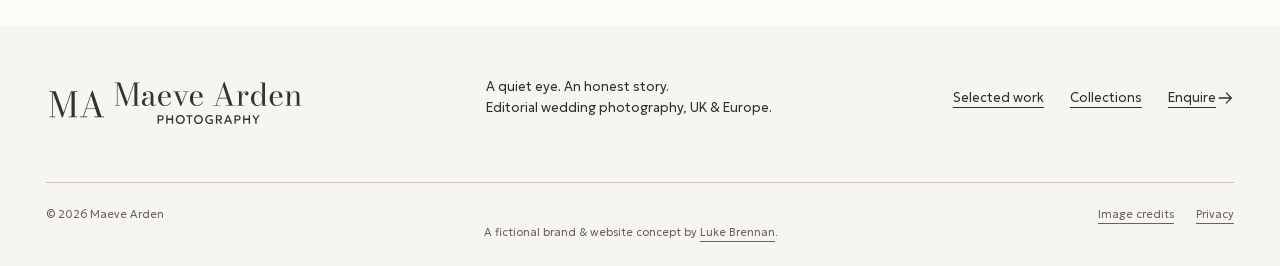
<file: weddings.html>
<!doctype html>
<html lang="en-GB"><head><meta charset="utf-8"><meta name="viewport" content="width=device-width,initial-scale=1"><title>Wedding Collections &amp; Experience | Maeve Arden Photography</title><meta name="description" content="Explore relaxed wedding photography collections, intimate celebrations and destination coverage in the Maeve Arden website concept. Full-day collections from £2,850."><meta name="robots" content="index,follow,max-image-preview:large"><meta name="theme-color" content="#f7f5ef"><link rel="canonical" href="https://maeveardenphotography.co.uk/weddings.html"><meta property="og:type" content="website"><meta property="og:title" content="Wedding Collections &amp; Experience | Maeve Arden Photography"><meta property="og:description" content="Explore relaxed wedding photography collections, intimate celebrations and destination coverage in the Maeve Arden website concept. Full-day collections from £2,850."><meta property="og:url" content="https://maeveardenphotography.co.uk/weddings.html"><meta property="og:image" content="https://maeveardenphotography.co.uk/assets/images/social.jpg"><meta property="og:image:width" content="1200"><meta property="og:image:height" content="630"><meta property="og:image:alt" content="Bride and groom laughing together — Maeve Arden Photography concept"><meta property="og:locale" content="en_GB"><meta name="twitter:card" content="summary_large_image"><link rel="icon" type="image/svg+xml" href="assets/icons/favicon.svg?v=21571088"><link rel="manifest" href="site.webmanifest"><link rel="preload" as="font" type="font/woff2" crossorigin href="assets/fonts/geologica-latin.woff2"><link rel="preload" as="font" type="font/woff2" crossorigin href="assets/fonts/bodoni-moda-latin.woff2"><link rel="stylesheet" href="assets/css/style.css?v=578de97c"><script type="application/ld+json">{"@context": "https://schema.org", "@graph": [{"@type": "WebSite", "@id": "https://maeveardenphotography.co.uk/#website", "url": "https://maeveardenphotography.co.uk/", "name": "Maeve Arden Photography", "description": "An editorial wedding photography website concept by Luke Brennan."}, {"@type": "WebPage", "@id": "https://maeveardenphotography.co.uk/weddings.html#page", "name": "Wedding Collections & Experience | Maeve Arden Photography", "description": "Explore relaxed wedding photography collections, intimate celebrations and destination coverage in the Maeve Arden website concept. Full-day collections from £2,850.", "url": "https://maeveardenphotography.co.uk/weddings.html", "isPartOf": {"@id": "https://maeveardenphotography.co.uk/#website"}}, {"@type": "BreadcrumbList", "itemListElement": [{"@type": "ListItem", "position": 1, "name": "Home", "item": "https://maeveardenphotography.co.uk/"}, {"@type": "ListItem", "position": 2, "name": "The experience", "item": "https://maeveardenphotography.co.uk/weddings.html"}]}]}</script><script src="assets/js/main.js?v=bfeff924" defer></script></head><body data-asset-prefix=""><a class="skip-link" href="#main">Skip to content</a>
<header class="site-header"><noscript><style>.desktop-nav{display:flex;flex-wrap:wrap}.menu-toggle{display:none}.header-inner{flex-wrap:wrap;padding-block:16px}</style></noscript><div class="header-inner"><a class="brand" href="index.html" aria-label="Maeve Arden Photography home"><picture class="brand-picture"><source media="(max-width: 360px)" srcset="assets/icons/maeve-arden-wordmark.svg?v=24a4d34e"><img class="brand-logo" src="assets/icons/maeve-arden-logo.svg?v=24a4d34e" width="450" height="96" alt="" fetchpriority="high" decoding="async"></picture></a><nav class="desktop-nav" aria-label="Main navigation"><a href="portfolio.html">Selected work</a><a href="weddings.html" aria-current="page">The experience</a><a href="about.html">About</a><a href="journal.html">Journal</a><a class="button button-small" href="contact.html">Check your date <svg width="18" height="18" viewBox="0 0 20 20" aria-hidden="true"><path d="M3 10h14m-6-6 6 6-6 6" fill="none" stroke="currentColor" stroke-width="1.4"/></svg></a></nav><button class="menu-toggle" type="button" aria-label="Open navigation" aria-haspopup="dialog" aria-controls="navigation-dialog" aria-expanded="false" data-menu-open><span>Menu</span><svg width="20" height="16" viewBox="0 0 20 16" aria-hidden="true"><path d="M1 4h18M1 12h18" stroke="currentColor" stroke-width="1.5"/></svg></button></div></header>
<dialog id="navigation-dialog" class="navigation-dialog" aria-labelledby="navigation-title"><div class="menu-head"><h2 id="navigation-title">Explore Maeve Arden</h2><button class="icon-button" type="button" data-menu-close aria-label="Close navigation"><svg width="18" height="18" viewBox="0 0 18 18" aria-hidden="true"><path d="m3 3 12 12M15 3 3 15" fill="none" stroke="currentColor" stroke-width="1.5"/></svg></button></div><nav aria-label="Mobile navigation"><a href="portfolio.html">Selected work</a><a href="weddings.html" aria-current="page">The experience</a><a href="about.html">About</a><a href="journal.html">Journal</a><a href="contact.html">Check your date <svg width="18" height="18" viewBox="0 0 20 20" aria-hidden="true"><path d="M3 10h14m-6-6 6 6-6 6" fill="none" stroke="currentColor" stroke-width="1.4"/></svg></a></nav></dialog><main id="main" tabindex="-1"><section class="page-intro container"><nav class="breadcrumbs" aria-label="Breadcrumb"><a href="index.html">Home</a><span aria-hidden="true">/</span><span>The experience</span></nav><h1>The experience & collections.</h1><p class="intro-summary">Editorial in feel, documentary at heart. Thoughtful coverage that makes room for your people, your plans and everything in between.</p></section><div class="container wide-photo"><picture class="" data-photo="embrace"><source type="image/avif" srcset="assets/images/embrace-480.avif 480w, assets/images/embrace-800.avif 800w, assets/images/embrace-1200.avif 1200w, assets/images/embrace-1600.avif 1600w" sizes="(max-width: 760px) calc(100vw - 40px), 90vw"><img src="assets/images/embrace-800.webp" srcset="assets/images/embrace-480.webp 480w, assets/images/embrace-800.webp 800w, assets/images/embrace-1200.webp 1200w, assets/images/embrace-1600.webp 1600w" sizes="(max-width: 760px) calc(100vw - 40px), 90vw" width="2400" height="1600" alt="Newlyweds laughing as guests shower them with confetti in black and white" fetchpriority="high" loading="eager" decoding="async"></picture></div><section class="section container" id="collections" aria-labelledby="collections-title"><div class="section-heading"><div><h2 id="collections-title">Simple, considered coverage.</h2></div><p>Planning support, thoughtful editing and a private gallery come with every collection.</p></div><div class="pricing-grid"><article class="price-card " id="intimate"><h3>The Intimate</h3><p>For a smaller day, with just as much feeling.</p><div class="price"><span>From</span> £1,450</div><ul><li>Up to 5 hours of coverage</li><li>A planning conversation</li><li>Edited, high-resolution photographs</li><li>A private online gallery</li></ul><a class="button button-outline" href="contact.html?collection=intimate">Enquire about this collection <svg width="18" height="18" viewBox="0 0 20 20" aria-hidden="true"><path d="M3 10h14m-6-6 6 6-6 6" fill="none" stroke="currentColor" stroke-width="1.4"/></svg></a></article><article class="price-card featured" id="story"><h3>The Story</h3><p>From getting ready to the evening energy.</p><div class="price"><span>From</span> £2,850</div><ul><li>Up to 10 hours of coverage</li><li>Timeline & planning support</li><li>A preview within 72 hours</li><li>A complete private gallery</li><li>A fine-art print box</li></ul><a class="button button-light" href="contact.html?collection=story">Enquire about this collection <svg width="18" height="18" viewBox="0 0 20 20" aria-hidden="true"><path d="M3 10h14m-6-6 6 6-6 6" fill="none" stroke="currentColor" stroke-width="1.4"/></svg></a></article><article class="price-card " id="complete"><h3>The Complete</h3><p>Space for the whole celebration to unfold.</p><div class="price"><span>From</span> £4,900</div><ul><li>Welcome evening coverage</li><li>Your full wedding day</li><li>A day-after portrait session</li><li>A second photographer</li><li>A fine-art album</li></ul><a class="button button-outline" href="contact.html?collection=complete">Enquire about this collection <svg width="18" height="18" viewBox="0 0 20 20" aria-hidden="true"><path d="M3 10h14m-6-6 6 6-6 6" fill="none" stroke="currentColor" stroke-width="1.4"/></svg></a></article></div><p class="small-note">Illustrative collections for this portfolio concept. Destination travel and any additions would be confirmed in a personal quote.</p></section><section class="experience-section" id="destinations"><div class="container split-story"><div><picture class="" data-photo="lake-sunset"><source type="image/avif" srcset="assets/images/lake-sunset-480.avif 480w, assets/images/lake-sunset-800.avif 800w, assets/images/lake-sunset-1200.avif 1200w, assets/images/lake-sunset-1600.avif 1600w" sizes="(max-width: 760px) calc(100vw - 40px), 47vw"><img src="assets/images/lake-sunset-800.webp" srcset="assets/images/lake-sunset-480.webp 480w, assets/images/lake-sunset-800.webp 800w, assets/images/lake-sunset-1200.webp 1200w, assets/images/lake-sunset-1600.webp 1600w" sizes="(max-width: 760px) calc(100vw - 40px), 47vw" width="2400" height="1350" alt="Bride and groom standing together beside a lake in evening light" loading="lazy" decoding="async"></picture></div><div><h2>A familiar presence.<br><em>An unforgettable place.</em></h2><p>For weddings in Italy and across Europe, make space for the whole celebration. A welcome evening, the wedding day, perhaps a quiet morning after.</p><a class="text-link" href="contact.html?collection=destination">Talk about a destination wedding <svg width="18" height="18" viewBox="0 0 20 20" aria-hidden="true"><path d="M3 10h14m-6-6 6 6-6 6" fill="none" stroke="currentColor" stroke-width="1.4"/></svg></a></div></div></section><section class="section container faq-section" aria-labelledby="faq-title"><div><h2 id="faq-title">Before you enquire.</h2><p>More about the approach and what happens next.</p></div><div class="faq-list"><details><summary>What if we feel awkward in front of the camera?<span aria-hidden="true">+</span></summary><p>You are in good company. Simple prompts, movement and good light give you something to do without asking you to perform. Portrait time can be short and relaxed.</p></details><details><summary>Can we choose a destination wedding?<span aria-hidden="true">+</span></summary><p>Yes. For the concept, destination coverage is tailored around the celebration, with travel shown separately in a personal quote. Choose “Destination” on the enquiry form to explore that journey.</p></details><details><summary>How much time should we set aside for portraits?<span aria-hidden="true">+</span></summary><p>A short, flexible window is a useful starting point. Discuss the light, locations and any family groups in advance so photographs fit comfortably around the day.</p></details><details><summary>Can we customise a collection?<span aria-hidden="true">+</span></summary><p>The collections are starting points. Additional coverage, albums and a second photographer can be discussed around the plans. The enquiry form lets you share what you have in mind.</p></details><details><summary>Is this a real photography business?<span aria-hidden="true">+</span></summary><p>Maeve Arden is a fictional brand created as a web design and development portfolio project. Images are credited stock photography, prices illustrate the service journey, and the form previews an enquiry without sending it.</p></details></div></section><section class="closing-cta"><div class="container"><div><h2>Tell me about your plans.</h2><p>A place, a date, a little about the two of you.</p></div><a class="button button-light" href="contact.html">Check your date <svg width="18" height="18" viewBox="0 0 20 20" aria-hidden="true"><path d="M3 10h14m-6-6 6 6-6 6" fill="none" stroke="currentColor" stroke-width="1.4"/></svg></a></div></section></main><footer class="site-footer"><div class="container"><div class="footer-top"><a class="brand" href="index.html" aria-label="Maeve Arden Photography home"><picture class="brand-picture"><source media="(max-width: 360px)" srcset="assets/icons/maeve-arden-wordmark.svg?v=24a4d34e"><img class="brand-logo" src="assets/icons/maeve-arden-logo.svg?v=24a4d34e" width="450" height="96" alt="" fetchpriority="high" decoding="async"></picture></a><p>A quiet eye. An honest story.<br>Editorial wedding photography, UK & Europe.</p><nav aria-label="Footer navigation"><a href="portfolio.html">Selected work</a><a href="weddings.html">Collections</a><a href="contact.html">Enquire <svg width="18" height="18" viewBox="0 0 20 20" aria-hidden="true"><path d="M3 10h14m-6-6 6 6-6 6" fill="none" stroke="currentColor" stroke-width="1.4"/></svg></a></nav></div><div class="footer-bottom"><p>© <span data-year>2026</span> Maeve Arden</p><p>A fictional brand & website concept by <a href="https://github.com/lukebrennan">Luke Brennan</a>.</p><div><a href="credits.html">Image credits</a><a href="privacy.html">Privacy</a></div></div></div></footer><a class="mobile-enquire" href="contact.html">Check your date <svg width="18" height="18" viewBox="0 0 20 20" aria-hidden="true"><path d="M3 10h14m-6-6 6 6-6 6" fill="none" stroke="currentColor" stroke-width="1.4"/></svg></a></body></html>
</file>
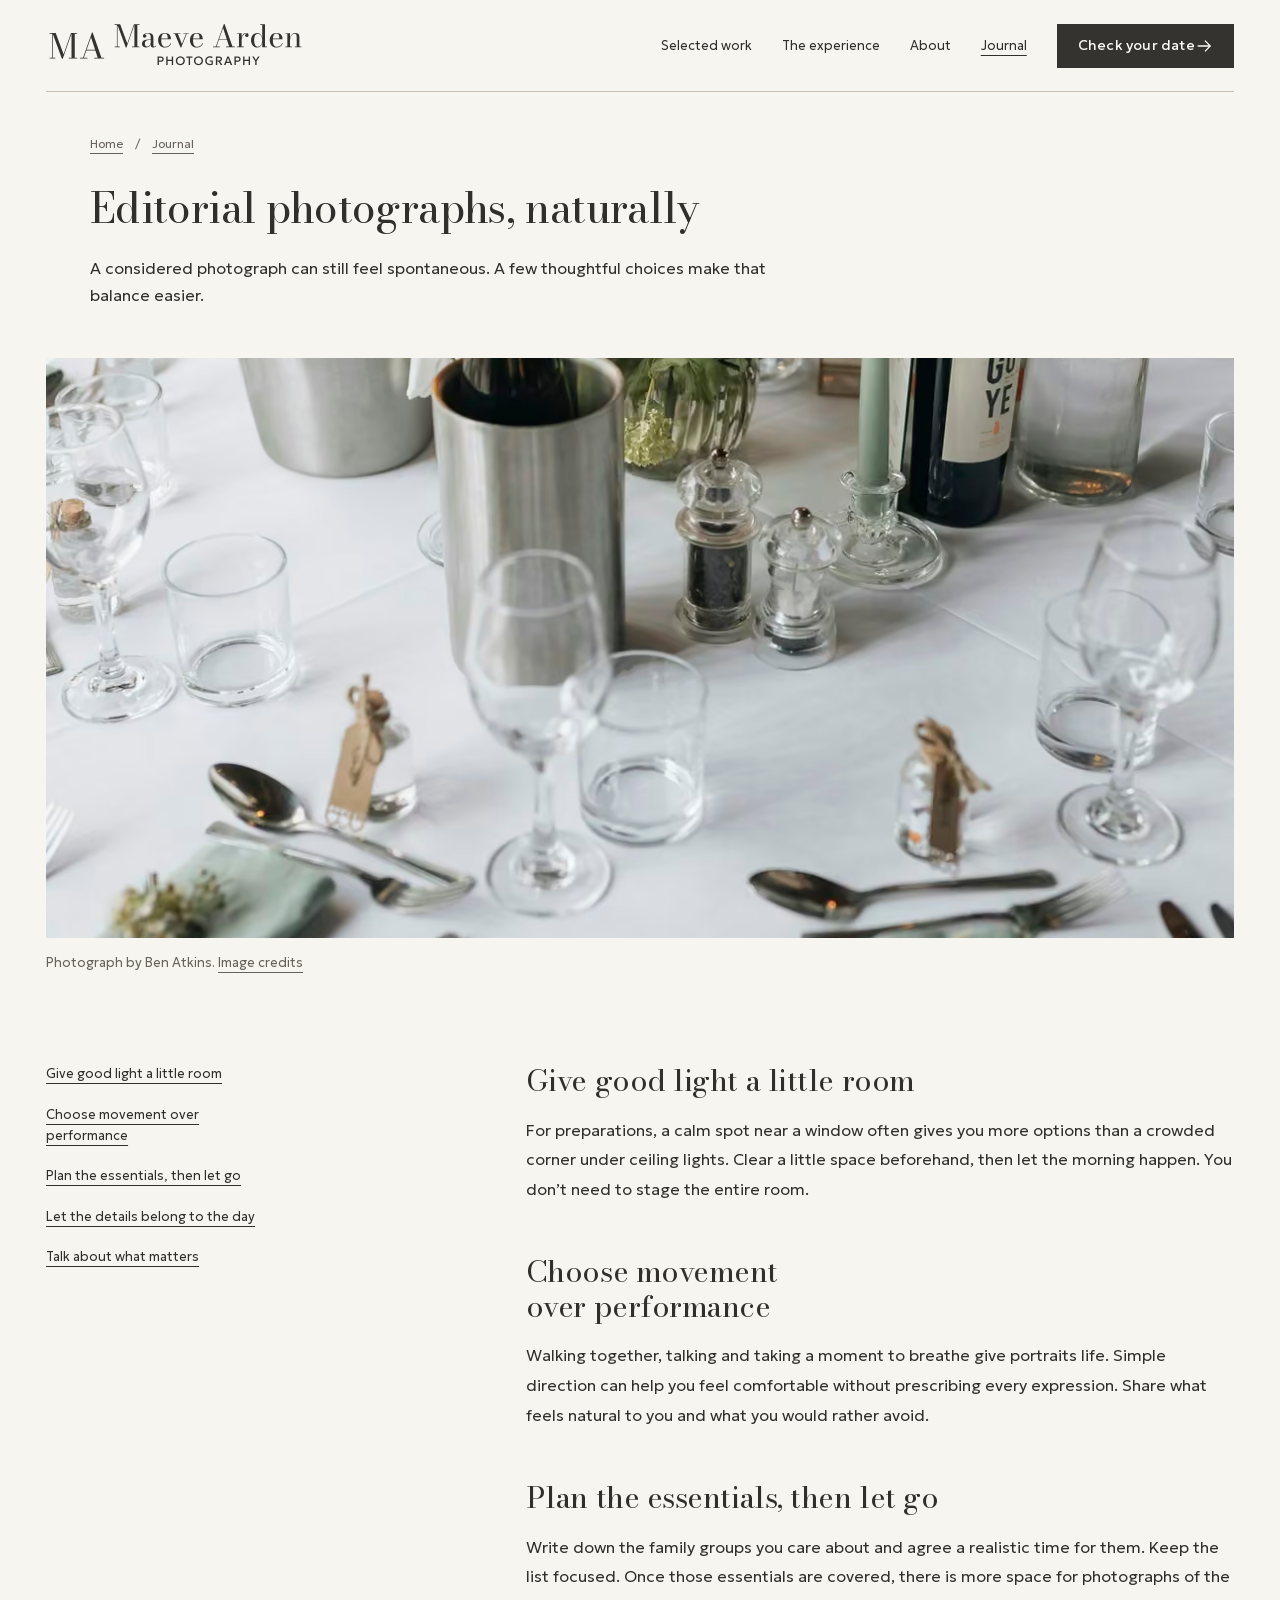
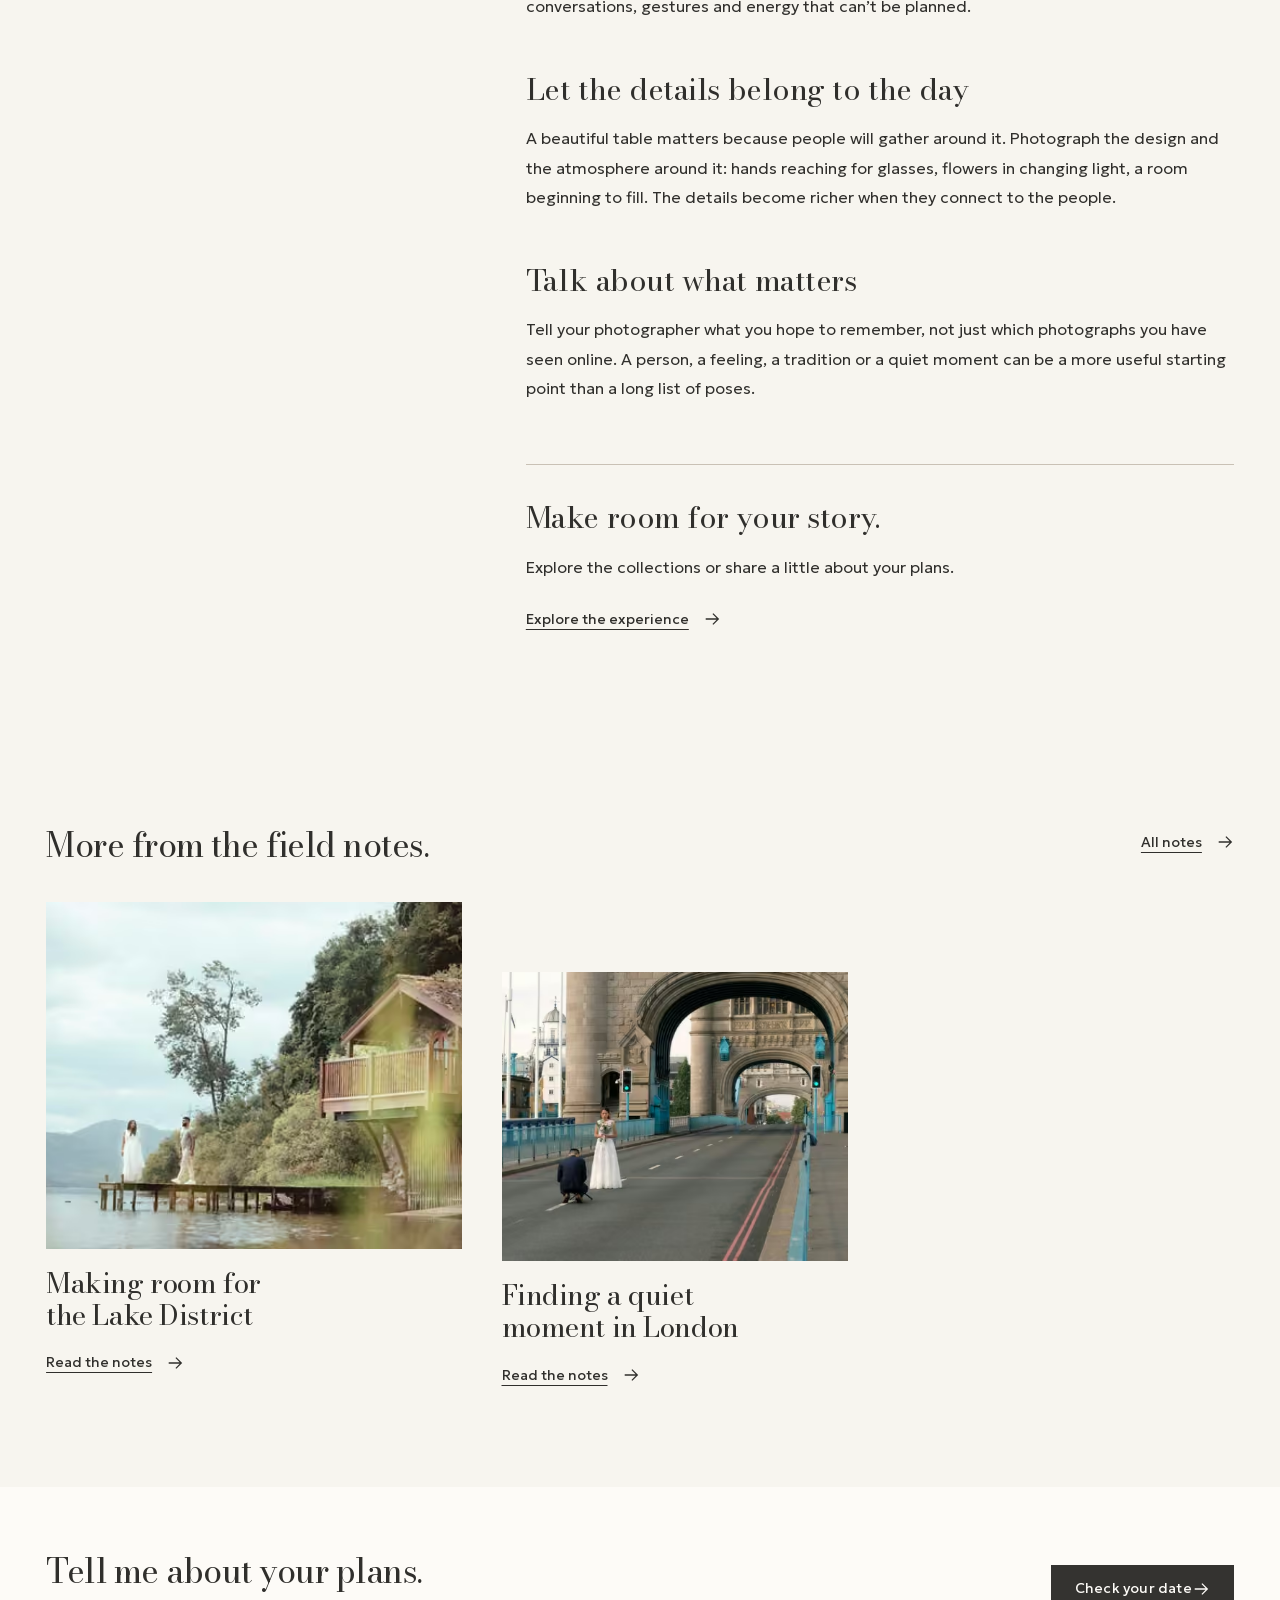
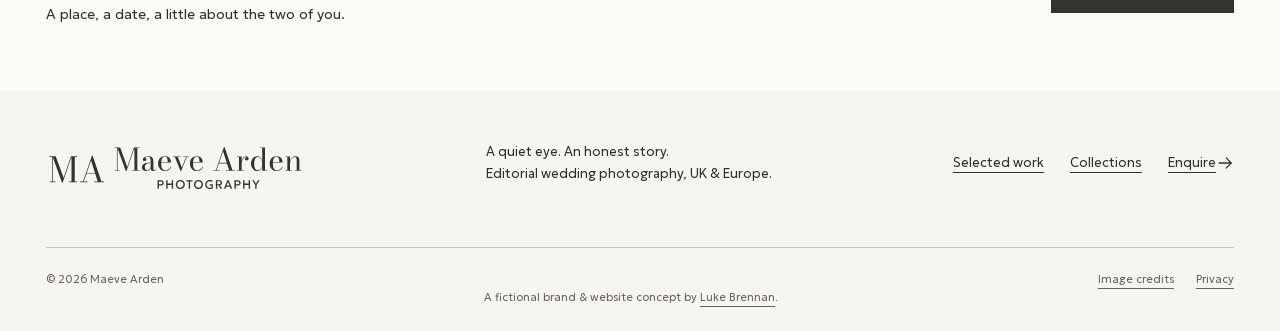
<file: journal/editorial-wedding-photographs.html>
<!doctype html>
<html lang="en-GB"><head><meta charset="utf-8"><meta name="viewport" content="width=device-width,initial-scale=1"><title>Editorial photographs, naturally | Maeve Arden Photography</title><meta name="description" content="A considered photograph can still feel spontaneous. A few thoughtful choices make that balance easier."><meta name="robots" content="index,follow,max-image-preview:large"><meta name="theme-color" content="#f7f5ef"><link rel="canonical" href="https://maeveardenphotography.co.uk/journal/editorial-wedding-photographs.html"><meta property="og:type" content="article"><meta property="og:title" content="Editorial photographs, naturally | Maeve Arden Photography"><meta property="og:description" content="A considered photograph can still feel spontaneous. A few thoughtful choices make that balance easier."><meta property="og:url" content="https://maeveardenphotography.co.uk/journal/editorial-wedding-photographs.html"><meta property="og:image" content="https://maeveardenphotography.co.uk/assets/images/social.jpg"><meta property="og:image:width" content="1200"><meta property="og:image:height" content="630"><meta property="og:image:alt" content="Bride and groom laughing together — Maeve Arden Photography concept"><meta property="og:locale" content="en_GB"><meta name="twitter:card" content="summary_large_image"><link rel="icon" type="image/svg+xml" href="../assets/icons/favicon.svg?v=21571088"><link rel="manifest" href="../site.webmanifest"><link rel="preload" as="font" type="font/woff2" crossorigin href="../assets/fonts/geologica-latin.woff2"><link rel="preload" as="font" type="font/woff2" crossorigin href="../assets/fonts/bodoni-moda-latin.woff2"><link rel="stylesheet" href="../assets/css/style.css?v=578de97c"><script type="application/ld+json">{"@context": "https://schema.org", "@graph": [{"@type": "WebSite", "@id": "https://maeveardenphotography.co.uk/#website", "url": "https://maeveardenphotography.co.uk/", "name": "Maeve Arden Photography", "description": "An editorial wedding photography website concept by Luke Brennan."}, {"@type": "Article", "@id": "https://maeveardenphotography.co.uk/journal/editorial-wedding-photographs.html#page", "name": "Editorial photographs, naturally | Maeve Arden Photography", "description": "A considered photograph can still feel spontaneous. A few thoughtful choices make that balance easier.", "url": "https://maeveardenphotography.co.uk/journal/editorial-wedding-photographs.html", "isPartOf": {"@id": "https://maeveardenphotography.co.uk/#website"}, "headline": "Editorial photographs, naturally", "image": "https://maeveardenphotography.co.uk/assets/images/social.jpg", "author": {"@type": "Person", "name": "Luke Brennan", "url": "https://github.com/lukebrennan"}}, {"@type": "BreadcrumbList", "itemListElement": [{"@type": "ListItem", "position": 1, "name": "Home", "item": "https://maeveardenphotography.co.uk/"}, {"@type": "ListItem", "position": 2, "name": "Journal", "item": "https://maeveardenphotography.co.uk/journal.html"}, {"@type": "ListItem", "position": 3, "name": "Editorial photographs, naturally", "item": "https://maeveardenphotography.co.uk/journal/editorial-wedding-photographs.html"}]}]}</script><script src="../assets/js/main.js?v=bfeff924" defer></script></head><body data-asset-prefix="../"><a class="skip-link" href="#main">Skip to content</a>
<header class="site-header"><noscript><style>.desktop-nav{display:flex;flex-wrap:wrap}.menu-toggle{display:none}.header-inner{flex-wrap:wrap;padding-block:16px}</style></noscript><div class="header-inner"><a class="brand" href="../index.html" aria-label="Maeve Arden Photography home"><picture class="brand-picture"><source media="(max-width: 360px)" srcset="../assets/icons/maeve-arden-wordmark.svg?v=24a4d34e"><img class="brand-logo" src="../assets/icons/maeve-arden-logo.svg?v=24a4d34e" width="450" height="96" alt="" fetchpriority="high" decoding="async"></picture></a><nav class="desktop-nav" aria-label="Main navigation"><a href="../portfolio.html">Selected work</a><a href="../weddings.html">The experience</a><a href="../about.html">About</a><a href="../journal.html" aria-current="page">Journal</a><a class="button button-small" href="../contact.html">Check your date <svg width="18" height="18" viewBox="0 0 20 20" aria-hidden="true"><path d="M3 10h14m-6-6 6 6-6 6" fill="none" stroke="currentColor" stroke-width="1.4"/></svg></a></nav><button class="menu-toggle" type="button" aria-label="Open navigation" aria-haspopup="dialog" aria-controls="navigation-dialog" aria-expanded="false" data-menu-open><span>Menu</span><svg width="20" height="16" viewBox="0 0 20 16" aria-hidden="true"><path d="M1 4h18M1 12h18" stroke="currentColor" stroke-width="1.5"/></svg></button></div></header>
<dialog id="navigation-dialog" class="navigation-dialog" aria-labelledby="navigation-title"><div class="menu-head"><h2 id="navigation-title">Explore Maeve Arden</h2><button class="icon-button" type="button" data-menu-close aria-label="Close navigation"><svg width="18" height="18" viewBox="0 0 18 18" aria-hidden="true"><path d="m3 3 12 12M15 3 3 15" fill="none" stroke="currentColor" stroke-width="1.5"/></svg></button></div><nav aria-label="Mobile navigation"><a href="../portfolio.html">Selected work</a><a href="../weddings.html">The experience</a><a href="../about.html">About</a><a href="../journal.html" aria-current="page">Journal</a><a href="../contact.html">Check your date <svg width="18" height="18" viewBox="0 0 20 20" aria-hidden="true"><path d="M3 10h14m-6-6 6 6-6 6" fill="none" stroke="currentColor" stroke-width="1.4"/></svg></a></nav></dialog><main id="main" tabindex="-1"><section class="article-heading container"><nav class="breadcrumbs" aria-label="Breadcrumb"><a href="../index.html">Home</a><span aria-hidden="true">/</span><a href="../journal.html">Journal</a></nav><h1>Editorial photographs, naturally</h1><p class="intro-summary">A considered photograph can still feel spontaneous. A few thoughtful choices make that balance easier.</p></section><figure class="container article-cover"><picture class="" data-photo="table"><source type="image/avif" srcset="../assets/images/table-480.avif 480w, ../assets/images/table-800.avif 800w, ../assets/images/table-1200.avif 1200w, ../assets/images/table-1600.avif 1600w" sizes="(max-width: 760px) calc(100vw - 40px), 90vw"><img src="../assets/images/table-800.webp" srcset="../assets/images/table-480.webp 480w, ../assets/images/table-800.webp 800w, ../assets/images/table-1200.webp 1200w, ../assets/images/table-1600.webp 1600w" sizes="(max-width: 760px) calc(100vw - 40px), 90vw" width="2400" height="3200" alt="Wedding breakfast table with flowers, wine and place settings" fetchpriority="high" loading="eager" decoding="async"></picture><figcaption>Photograph by Ben Atkins. <a href="../credits.html">Image credits</a></figcaption></figure><div class="container article-layout"><aside class="article-toc"><nav aria-label="Article sections"><a href="#note-0">Give good light a little room</a><a href="#note-1">Choose movement over performance</a><a href="#note-2">Plan the essentials, then let go</a><a href="#note-3">Let the details belong to the day</a><a href="#note-4">Talk about what matters</a></nav></aside><article class="article-body"><section id="note-0"><h2>Give good light a little room</h2><p>For preparations, a calm spot near a window often gives you more options than a crowded corner under ceiling lights. Clear a little space beforehand, then let the morning happen. You don’t need to stage the entire room.</p></section><section id="note-1"><h2>Choose movement over performance</h2><p>Walking together, talking and taking a moment to breathe give portraits life. Simple direction can help you feel comfortable without prescribing every expression. Share what feels natural to you and what you would rather avoid.</p></section><section id="note-2"><h2>Plan the essentials, then let go</h2><p>Write down the family groups you care about and agree a realistic time for them. Keep the list focused. Once those essentials are covered, there is more space for photographs of the conversations, gestures and energy that can’t be planned.</p></section><section id="note-3"><h2>Let the details belong to the day</h2><p>A beautiful table matters because people will gather around it. Photograph the design and the atmosphere around it: hands reaching for glasses, flowers in changing light, a room beginning to fill. The details become richer when they connect to the people.</p></section><section id="note-4"><h2>Talk about what matters</h2><p>Tell your photographer what you hope to remember, not just which photographs you have seen online. A person, a feeling, a tradition or a quiet moment can be a more useful starting point than a long list of poses.</p></section><div class="article-next"><h2>Make room for your story.</h2><p>Explore the collections or share a little about your plans.</p><a class="text-link" href="../weddings.html">Explore the experience <svg width="18" height="18" viewBox="0 0 20 20" aria-hidden="true"><path d="M3 10h14m-6-6 6 6-6 6" fill="none" stroke="currentColor" stroke-width="1.4"/></svg></a></div></article></div><section class="section container"><div class="section-heading"><div><h2>More from the field notes.</h2></div><a class="text-link" href="../journal.html">All notes <svg width="18" height="18" viewBox="0 0 20 20" aria-hidden="true"><path d="M3 10h14m-6-6 6 6-6 6" fill="none" stroke="currentColor" stroke-width="1.4"/></svg></a></div><div class="journal-grid"><a class="journal-card" href="lake-district-wedding-photography.html"><div class="journal-image"><picture class="" data-photo="still-water"><source type="image/avif" srcset="../assets/images/still-water-480.avif 480w, ../assets/images/still-water-800.avif 800w, ../assets/images/still-water-1200.avif 1200w, ../assets/images/still-water-1600.avif 1600w" sizes="(max-width: 760px) calc(100vw - 40px), 32vw"><img src="../assets/images/still-water-800.webp" srcset="../assets/images/still-water-480.webp 480w, ../assets/images/still-water-800.webp 800w, ../assets/images/still-water-1200.webp 1200w, ../assets/images/still-water-1600.webp 1600w" sizes="(max-width: 760px) calc(100vw - 40px), 32vw" width="2400" height="1601" alt="Bride and groom standing on a wooden jetty in the Lake District" loading="lazy" decoding="async"></picture></div><div class="journal-meta"><h3>Making room for the Lake District</h3><span class="text-link">Read the notes <svg width="18" height="18" viewBox="0 0 20 20" aria-hidden="true"><path d="M3 10h14m-6-6 6 6-6 6" fill="none" stroke="currentColor" stroke-width="1.4"/></svg></span></div></a><a class="journal-card" href="london-wedding-portraits.html"><div class="journal-image"><picture class="" data-photo="city-softened"><source type="image/avif" srcset="../assets/images/city-softened-480.avif 480w, ../assets/images/city-softened-800.avif 800w, ../assets/images/city-softened-1200.avif 1200w, ../assets/images/city-softened-1600.avif 1600w" sizes="(max-width: 760px) calc(100vw - 40px), 32vw"><img src="../assets/images/city-softened-800.webp" srcset="../assets/images/city-softened-480.webp 480w, ../assets/images/city-softened-800.webp 800w, ../assets/images/city-softened-1200.webp 1200w, ../assets/images/city-softened-1600.webp 1600w" sizes="(max-width: 760px) calc(100vw - 40px), 32vw" width="2400" height="3600" alt="A bride being photographed beneath the arches of Tower Bridge in London" loading="lazy" decoding="async"></picture></div><div class="journal-meta"><h3>Finding a quiet moment in London</h3><span class="text-link">Read the notes <svg width="18" height="18" viewBox="0 0 20 20" aria-hidden="true"><path d="M3 10h14m-6-6 6 6-6 6" fill="none" stroke="currentColor" stroke-width="1.4"/></svg></span></div></a></div></section><section class="closing-cta"><div class="container"><div><h2>Tell me about your plans.</h2><p>A place, a date, a little about the two of you.</p></div><a class="button button-light" href="../contact.html">Check your date <svg width="18" height="18" viewBox="0 0 20 20" aria-hidden="true"><path d="M3 10h14m-6-6 6 6-6 6" fill="none" stroke="currentColor" stroke-width="1.4"/></svg></a></div></section></main><footer class="site-footer"><div class="container"><div class="footer-top"><a class="brand" href="../index.html" aria-label="Maeve Arden Photography home"><picture class="brand-picture"><source media="(max-width: 360px)" srcset="../assets/icons/maeve-arden-wordmark.svg?v=24a4d34e"><img class="brand-logo" src="../assets/icons/maeve-arden-logo.svg?v=24a4d34e" width="450" height="96" alt="" fetchpriority="high" decoding="async"></picture></a><p>A quiet eye. An honest story.<br>Editorial wedding photography, UK & Europe.</p><nav aria-label="Footer navigation"><a href="../portfolio.html">Selected work</a><a href="../weddings.html">Collections</a><a href="../contact.html">Enquire <svg width="18" height="18" viewBox="0 0 20 20" aria-hidden="true"><path d="M3 10h14m-6-6 6 6-6 6" fill="none" stroke="currentColor" stroke-width="1.4"/></svg></a></nav></div><div class="footer-bottom"><p>© <span data-year>2026</span> Maeve Arden</p><p>A fictional brand & website concept by <a href="https://github.com/lukebrennan">Luke Brennan</a>.</p><div><a href="../credits.html">Image credits</a><a href="../privacy.html">Privacy</a></div></div></div></footer><a class="mobile-enquire" href="../contact.html">Check your date <svg width="18" height="18" viewBox="0 0 20 20" aria-hidden="true"><path d="M3 10h14m-6-6 6 6-6 6" fill="none" stroke="currentColor" stroke-width="1.4"/></svg></a></body></html>
</file>
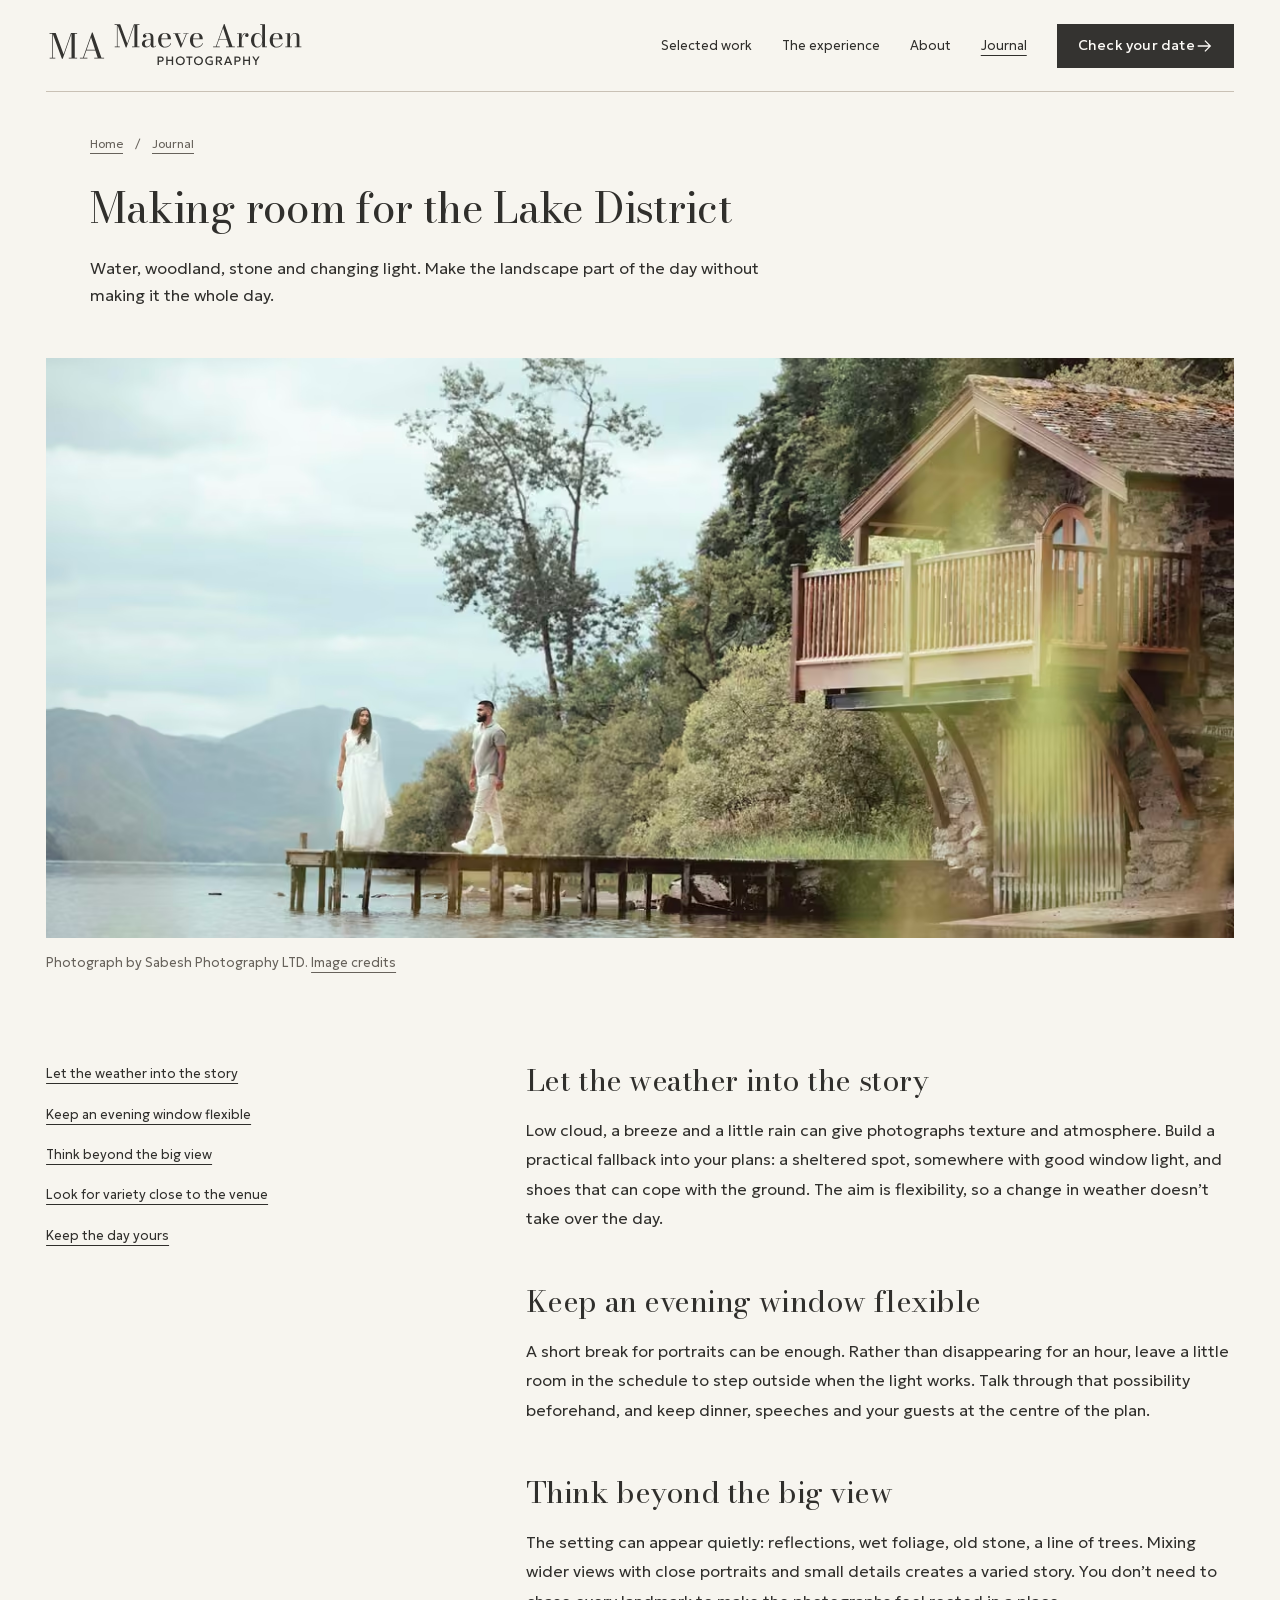
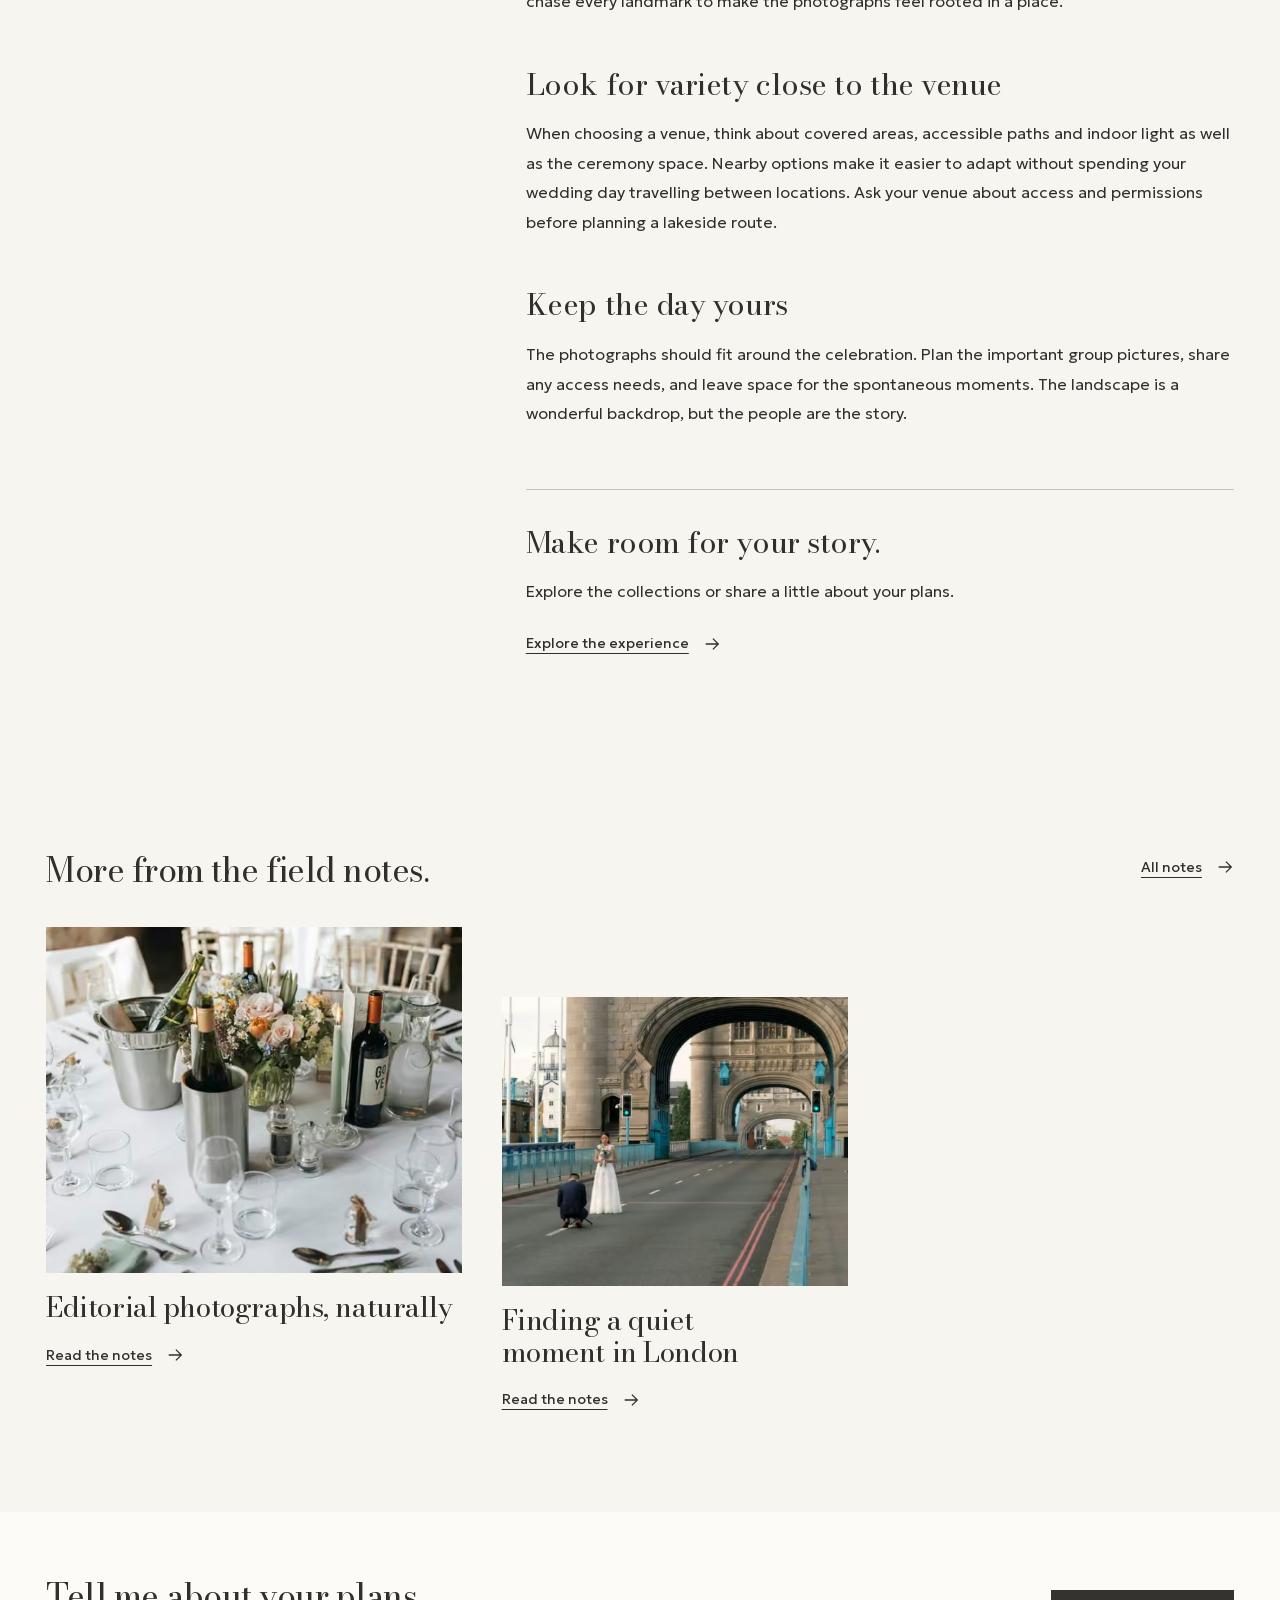
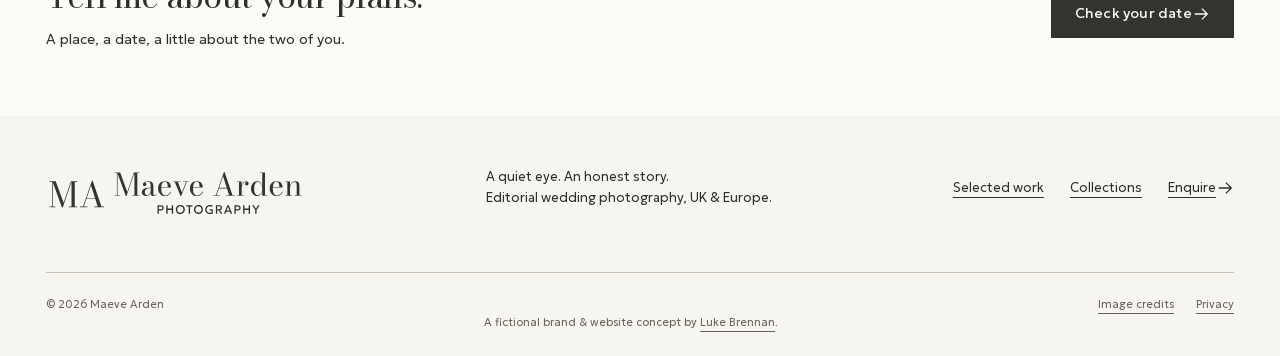
<file: journal/lake-district-wedding-photography.html>
<!doctype html>
<html lang="en-GB"><head><meta charset="utf-8"><meta name="viewport" content="width=device-width,initial-scale=1"><title>Making room for the Lake District | Maeve Arden Photography</title><meta name="description" content="Water, woodland, stone and changing light. Make the landscape part of the day without making it the whole day."><meta name="robots" content="index,follow,max-image-preview:large"><meta name="theme-color" content="#f7f5ef"><link rel="canonical" href="https://maeveardenphotography.co.uk/journal/lake-district-wedding-photography.html"><meta property="og:type" content="article"><meta property="og:title" content="Making room for the Lake District | Maeve Arden Photography"><meta property="og:description" content="Water, woodland, stone and changing light. Make the landscape part of the day without making it the whole day."><meta property="og:url" content="https://maeveardenphotography.co.uk/journal/lake-district-wedding-photography.html"><meta property="og:image" content="https://maeveardenphotography.co.uk/assets/images/social.jpg"><meta property="og:image:width" content="1200"><meta property="og:image:height" content="630"><meta property="og:image:alt" content="Bride and groom laughing together — Maeve Arden Photography concept"><meta property="og:locale" content="en_GB"><meta name="twitter:card" content="summary_large_image"><link rel="icon" type="image/svg+xml" href="../assets/icons/favicon.svg?v=21571088"><link rel="manifest" href="../site.webmanifest"><link rel="preload" as="font" type="font/woff2" crossorigin href="../assets/fonts/geologica-latin.woff2"><link rel="preload" as="font" type="font/woff2" crossorigin href="../assets/fonts/bodoni-moda-latin.woff2"><link rel="stylesheet" href="../assets/css/style.css?v=578de97c"><script type="application/ld+json">{"@context": "https://schema.org", "@graph": [{"@type": "WebSite", "@id": "https://maeveardenphotography.co.uk/#website", "url": "https://maeveardenphotography.co.uk/", "name": "Maeve Arden Photography", "description": "An editorial wedding photography website concept by Luke Brennan."}, {"@type": "Article", "@id": "https://maeveardenphotography.co.uk/journal/lake-district-wedding-photography.html#page", "name": "Making room for the Lake District | Maeve Arden Photography", "description": "Water, woodland, stone and changing light. Make the landscape part of the day without making it the whole day.", "url": "https://maeveardenphotography.co.uk/journal/lake-district-wedding-photography.html", "isPartOf": {"@id": "https://maeveardenphotography.co.uk/#website"}, "headline": "Making room for the Lake District", "image": "https://maeveardenphotography.co.uk/assets/images/social.jpg", "author": {"@type": "Person", "name": "Luke Brennan", "url": "https://github.com/lukebrennan"}}, {"@type": "BreadcrumbList", "itemListElement": [{"@type": "ListItem", "position": 1, "name": "Home", "item": "https://maeveardenphotography.co.uk/"}, {"@type": "ListItem", "position": 2, "name": "Journal", "item": "https://maeveardenphotography.co.uk/journal.html"}, {"@type": "ListItem", "position": 3, "name": "Making room for the Lake District", "item": "https://maeveardenphotography.co.uk/journal/lake-district-wedding-photography.html"}]}]}</script><script src="../assets/js/main.js?v=bfeff924" defer></script></head><body data-asset-prefix="../"><a class="skip-link" href="#main">Skip to content</a>
<header class="site-header"><noscript><style>.desktop-nav{display:flex;flex-wrap:wrap}.menu-toggle{display:none}.header-inner{flex-wrap:wrap;padding-block:16px}</style></noscript><div class="header-inner"><a class="brand" href="../index.html" aria-label="Maeve Arden Photography home"><picture class="brand-picture"><source media="(max-width: 360px)" srcset="../assets/icons/maeve-arden-wordmark.svg?v=24a4d34e"><img class="brand-logo" src="../assets/icons/maeve-arden-logo.svg?v=24a4d34e" width="450" height="96" alt="" fetchpriority="high" decoding="async"></picture></a><nav class="desktop-nav" aria-label="Main navigation"><a href="../portfolio.html">Selected work</a><a href="../weddings.html">The experience</a><a href="../about.html">About</a><a href="../journal.html" aria-current="page">Journal</a><a class="button button-small" href="../contact.html">Check your date <svg width="18" height="18" viewBox="0 0 20 20" aria-hidden="true"><path d="M3 10h14m-6-6 6 6-6 6" fill="none" stroke="currentColor" stroke-width="1.4"/></svg></a></nav><button class="menu-toggle" type="button" aria-label="Open navigation" aria-haspopup="dialog" aria-controls="navigation-dialog" aria-expanded="false" data-menu-open><span>Menu</span><svg width="20" height="16" viewBox="0 0 20 16" aria-hidden="true"><path d="M1 4h18M1 12h18" stroke="currentColor" stroke-width="1.5"/></svg></button></div></header>
<dialog id="navigation-dialog" class="navigation-dialog" aria-labelledby="navigation-title"><div class="menu-head"><h2 id="navigation-title">Explore Maeve Arden</h2><button class="icon-button" type="button" data-menu-close aria-label="Close navigation"><svg width="18" height="18" viewBox="0 0 18 18" aria-hidden="true"><path d="m3 3 12 12M15 3 3 15" fill="none" stroke="currentColor" stroke-width="1.5"/></svg></button></div><nav aria-label="Mobile navigation"><a href="../portfolio.html">Selected work</a><a href="../weddings.html">The experience</a><a href="../about.html">About</a><a href="../journal.html" aria-current="page">Journal</a><a href="../contact.html">Check your date <svg width="18" height="18" viewBox="0 0 20 20" aria-hidden="true"><path d="M3 10h14m-6-6 6 6-6 6" fill="none" stroke="currentColor" stroke-width="1.4"/></svg></a></nav></dialog><main id="main" tabindex="-1"><section class="article-heading container"><nav class="breadcrumbs" aria-label="Breadcrumb"><a href="../index.html">Home</a><span aria-hidden="true">/</span><a href="../journal.html">Journal</a></nav><h1>Making room for the Lake District</h1><p class="intro-summary">Water, woodland, stone and changing light. Make the landscape part of the day without making it the whole day.</p></section><figure class="container article-cover"><picture class="" data-photo="still-water"><source type="image/avif" srcset="../assets/images/still-water-480.avif 480w, ../assets/images/still-water-800.avif 800w, ../assets/images/still-water-1200.avif 1200w, ../assets/images/still-water-1600.avif 1600w" sizes="(max-width: 760px) calc(100vw - 40px), 90vw"><img src="../assets/images/still-water-800.webp" srcset="../assets/images/still-water-480.webp 480w, ../assets/images/still-water-800.webp 800w, ../assets/images/still-water-1200.webp 1200w, ../assets/images/still-water-1600.webp 1600w" sizes="(max-width: 760px) calc(100vw - 40px), 90vw" width="2400" height="1601" alt="Bride and groom standing on a wooden jetty in the Lake District" fetchpriority="high" loading="eager" decoding="async"></picture><figcaption>Photograph by Sabesh Photography LTD. <a href="../credits.html">Image credits</a></figcaption></figure><div class="container article-layout"><aside class="article-toc"><nav aria-label="Article sections"><a href="#note-0">Let the weather into the story</a><a href="#note-1">Keep an evening window flexible</a><a href="#note-2">Think beyond the big view</a><a href="#note-3">Look for variety close to the venue</a><a href="#note-4">Keep the day yours</a></nav></aside><article class="article-body"><section id="note-0"><h2>Let the weather into the story</h2><p>Low cloud, a breeze and a little rain can give photographs texture and atmosphere. Build a practical fallback into your plans: a sheltered spot, somewhere with good window light, and shoes that can cope with the ground. The aim is flexibility, so a change in weather doesn’t take over the day.</p></section><section id="note-1"><h2>Keep an evening window flexible</h2><p>A short break for portraits can be enough. Rather than disappearing for an hour, leave a little room in the schedule to step outside when the light works. Talk through that possibility beforehand, and keep dinner, speeches and your guests at the centre of the plan.</p></section><section id="note-2"><h2>Think beyond the big view</h2><p>The setting can appear quietly: reflections, wet foliage, old stone, a line of trees. Mixing wider views with close portraits and small details creates a varied story. You don’t need to chase every landmark to make the photographs feel rooted in a place.</p></section><section id="note-3"><h2>Look for variety close to the venue</h2><p>When choosing a venue, think about covered areas, accessible paths and indoor light as well as the ceremony space. Nearby options make it easier to adapt without spending your wedding day travelling between locations. Ask your venue about access and permissions before planning a lakeside route.</p></section><section id="note-4"><h2>Keep the day yours</h2><p>The photographs should fit around the celebration. Plan the important group pictures, share any access needs, and leave space for the spontaneous moments. The landscape is a wonderful backdrop, but the people are the story.</p></section><div class="article-next"><h2>Make room for your story.</h2><p>Explore the collections or share a little about your plans.</p><a class="text-link" href="../weddings.html">Explore the experience <svg width="18" height="18" viewBox="0 0 20 20" aria-hidden="true"><path d="M3 10h14m-6-6 6 6-6 6" fill="none" stroke="currentColor" stroke-width="1.4"/></svg></a></div></article></div><section class="section container"><div class="section-heading"><div><h2>More from the field notes.</h2></div><a class="text-link" href="../journal.html">All notes <svg width="18" height="18" viewBox="0 0 20 20" aria-hidden="true"><path d="M3 10h14m-6-6 6 6-6 6" fill="none" stroke="currentColor" stroke-width="1.4"/></svg></a></div><div class="journal-grid"><a class="journal-card" href="editorial-wedding-photographs.html"><div class="journal-image"><picture class="" data-photo="table"><source type="image/avif" srcset="../assets/images/table-480.avif 480w, ../assets/images/table-800.avif 800w, ../assets/images/table-1200.avif 1200w, ../assets/images/table-1600.avif 1600w" sizes="(max-width: 760px) calc(100vw - 40px), 32vw"><img src="../assets/images/table-800.webp" srcset="../assets/images/table-480.webp 480w, ../assets/images/table-800.webp 800w, ../assets/images/table-1200.webp 1200w, ../assets/images/table-1600.webp 1600w" sizes="(max-width: 760px) calc(100vw - 40px), 32vw" width="2400" height="3200" alt="Wedding breakfast table with flowers, wine and place settings" loading="lazy" decoding="async"></picture></div><div class="journal-meta"><h3>Editorial photographs, naturally</h3><span class="text-link">Read the notes <svg width="18" height="18" viewBox="0 0 20 20" aria-hidden="true"><path d="M3 10h14m-6-6 6 6-6 6" fill="none" stroke="currentColor" stroke-width="1.4"/></svg></span></div></a><a class="journal-card" href="london-wedding-portraits.html"><div class="journal-image"><picture class="" data-photo="city-softened"><source type="image/avif" srcset="../assets/images/city-softened-480.avif 480w, ../assets/images/city-softened-800.avif 800w, ../assets/images/city-softened-1200.avif 1200w, ../assets/images/city-softened-1600.avif 1600w" sizes="(max-width: 760px) calc(100vw - 40px), 32vw"><img src="../assets/images/city-softened-800.webp" srcset="../assets/images/city-softened-480.webp 480w, ../assets/images/city-softened-800.webp 800w, ../assets/images/city-softened-1200.webp 1200w, ../assets/images/city-softened-1600.webp 1600w" sizes="(max-width: 760px) calc(100vw - 40px), 32vw" width="2400" height="3600" alt="A bride being photographed beneath the arches of Tower Bridge in London" loading="lazy" decoding="async"></picture></div><div class="journal-meta"><h3>Finding a quiet moment in London</h3><span class="text-link">Read the notes <svg width="18" height="18" viewBox="0 0 20 20" aria-hidden="true"><path d="M3 10h14m-6-6 6 6-6 6" fill="none" stroke="currentColor" stroke-width="1.4"/></svg></span></div></a></div></section><section class="closing-cta"><div class="container"><div><h2>Tell me about your plans.</h2><p>A place, a date, a little about the two of you.</p></div><a class="button button-light" href="../contact.html">Check your date <svg width="18" height="18" viewBox="0 0 20 20" aria-hidden="true"><path d="M3 10h14m-6-6 6 6-6 6" fill="none" stroke="currentColor" stroke-width="1.4"/></svg></a></div></section></main><footer class="site-footer"><div class="container"><div class="footer-top"><a class="brand" href="../index.html" aria-label="Maeve Arden Photography home"><picture class="brand-picture"><source media="(max-width: 360px)" srcset="../assets/icons/maeve-arden-wordmark.svg?v=24a4d34e"><img class="brand-logo" src="../assets/icons/maeve-arden-logo.svg?v=24a4d34e" width="450" height="96" alt="" fetchpriority="high" decoding="async"></picture></a><p>A quiet eye. An honest story.<br>Editorial wedding photography, UK & Europe.</p><nav aria-label="Footer navigation"><a href="../portfolio.html">Selected work</a><a href="../weddings.html">Collections</a><a href="../contact.html">Enquire <svg width="18" height="18" viewBox="0 0 20 20" aria-hidden="true"><path d="M3 10h14m-6-6 6 6-6 6" fill="none" stroke="currentColor" stroke-width="1.4"/></svg></a></nav></div><div class="footer-bottom"><p>© <span data-year>2026</span> Maeve Arden</p><p>A fictional brand & website concept by <a href="https://github.com/lukebrennan">Luke Brennan</a>.</p><div><a href="../credits.html">Image credits</a><a href="../privacy.html">Privacy</a></div></div></div></footer><a class="mobile-enquire" href="../contact.html">Check your date <svg width="18" height="18" viewBox="0 0 20 20" aria-hidden="true"><path d="M3 10h14m-6-6 6 6-6 6" fill="none" stroke="currentColor" stroke-width="1.4"/></svg></a></body></html>
</file>
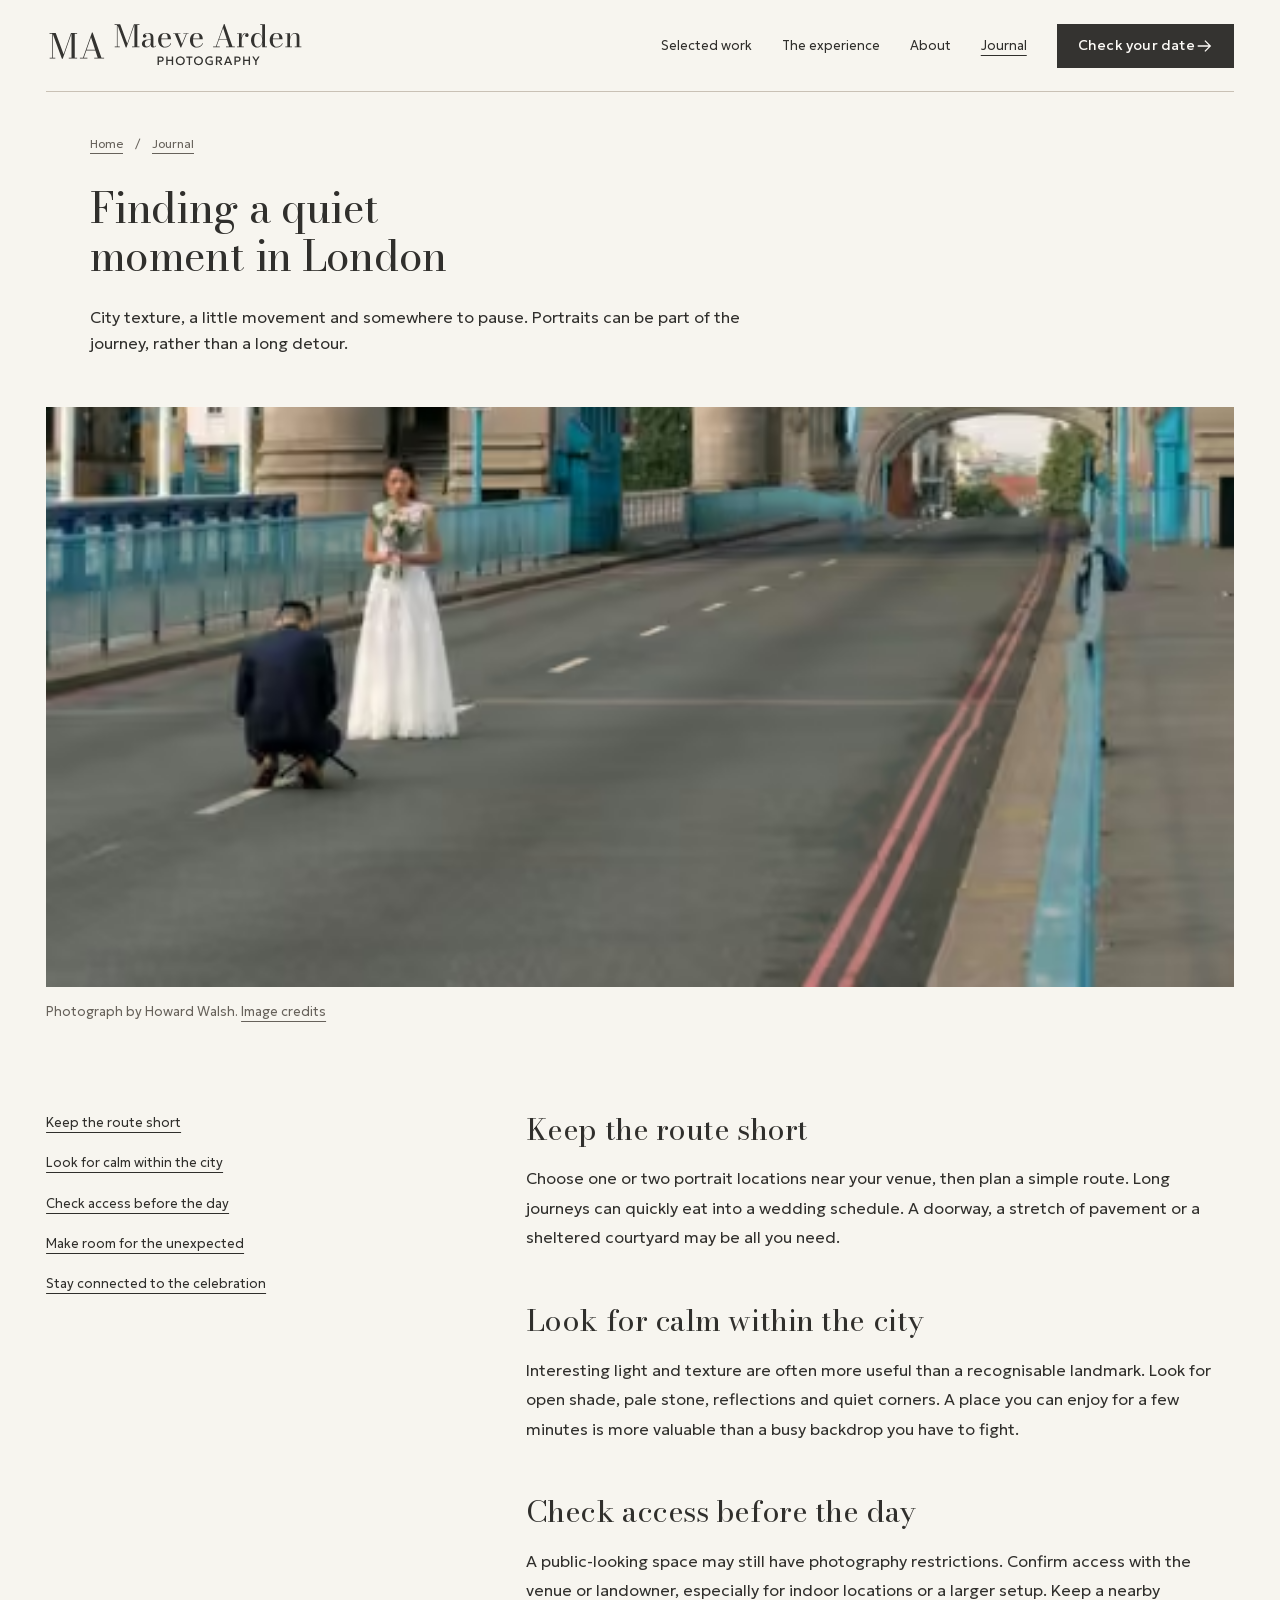
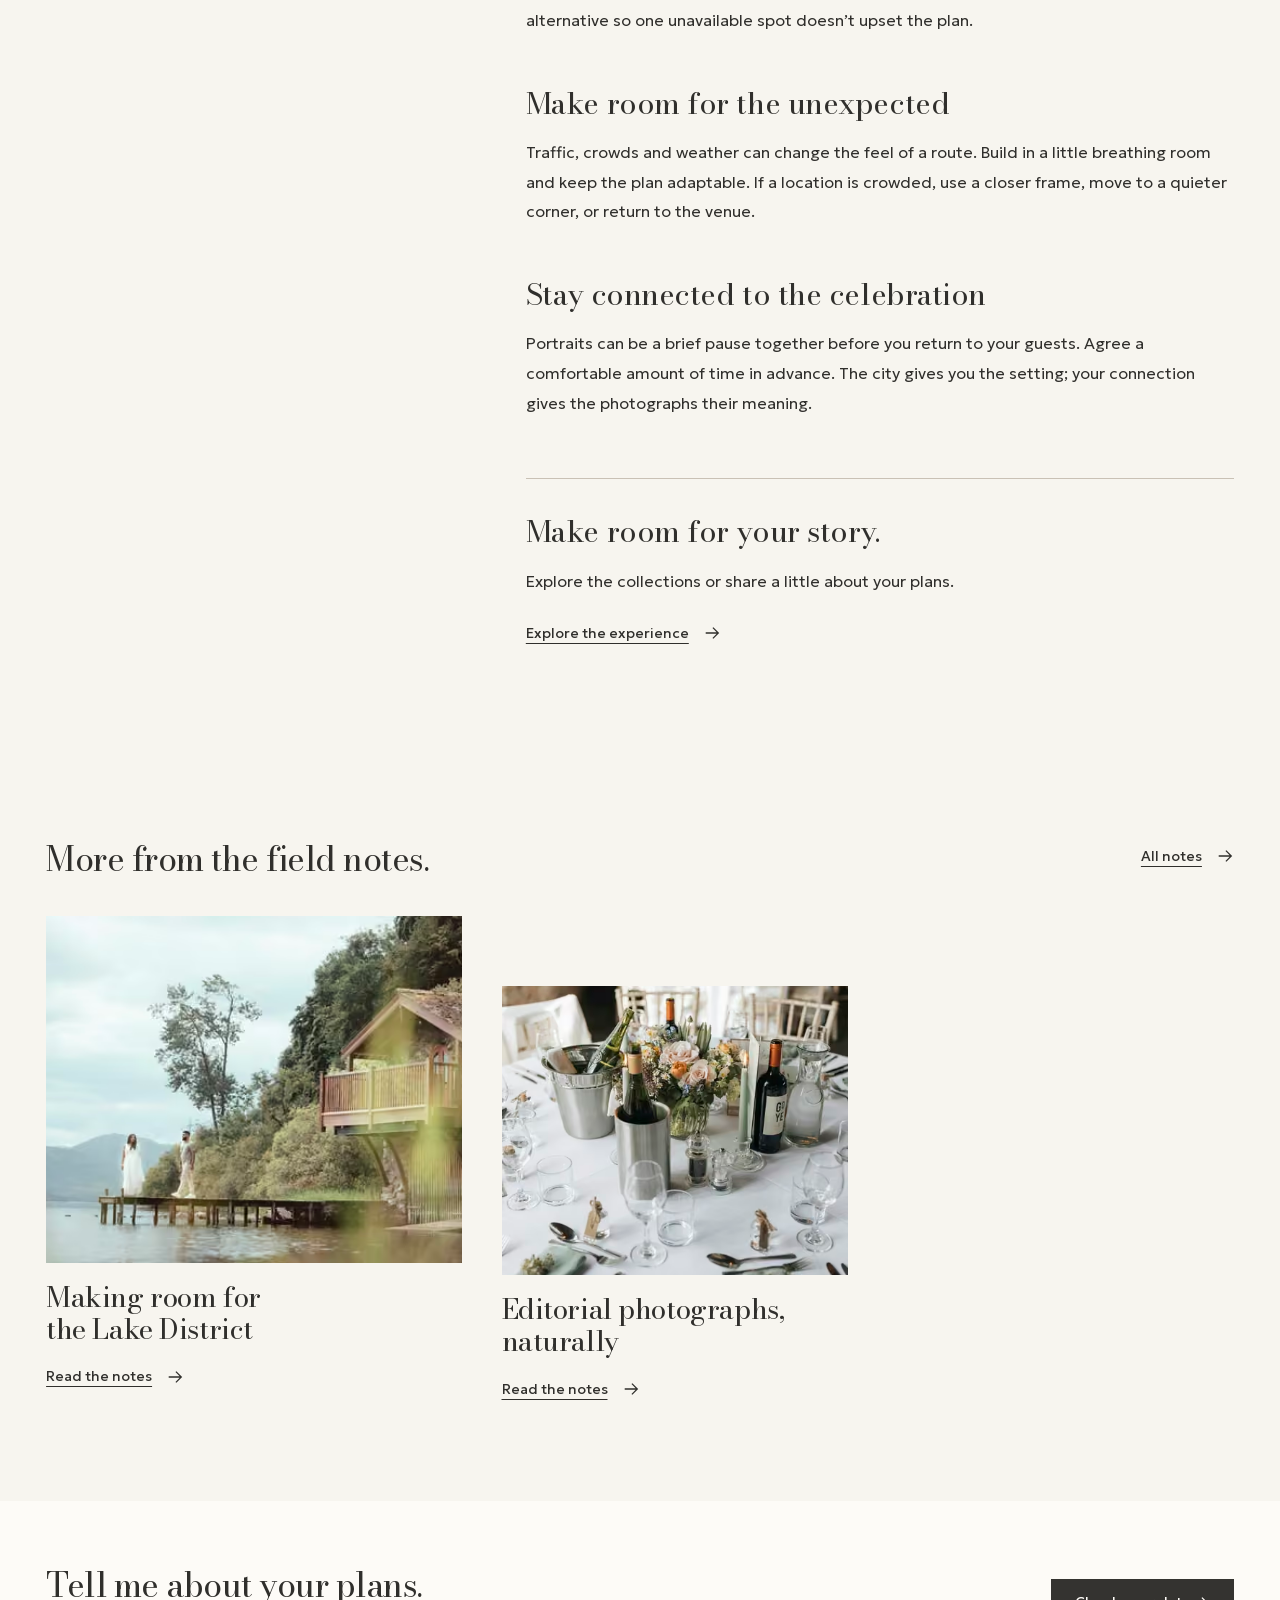
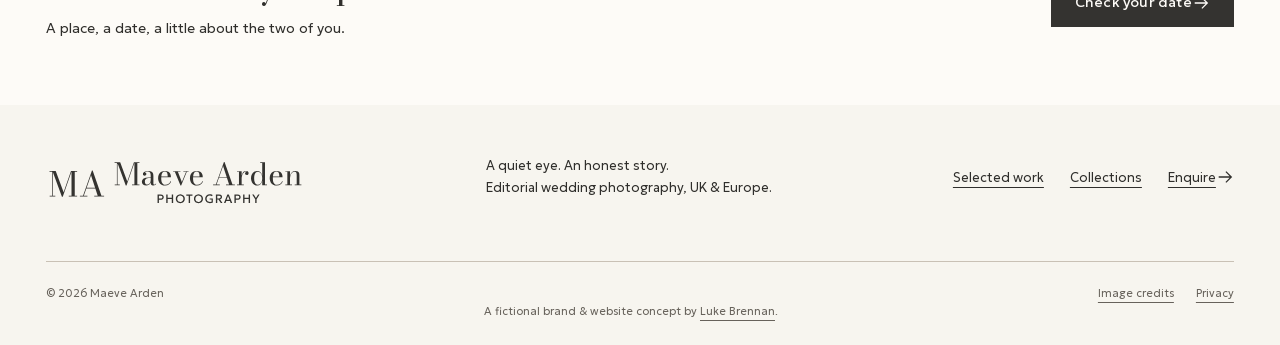
<file: journal/london-wedding-portraits.html>
<!doctype html>
<html lang="en-GB"><head><meta charset="utf-8"><meta name="viewport" content="width=device-width,initial-scale=1"><title>Finding a quiet moment in London | Maeve Arden Photography</title><meta name="description" content="City texture, a little movement and somewhere to pause. Portraits can be part of the journey, rather than a long detour."><meta name="robots" content="index,follow,max-image-preview:large"><meta name="theme-color" content="#f7f5ef"><link rel="canonical" href="https://maeveardenphotography.co.uk/journal/london-wedding-portraits.html"><meta property="og:type" content="article"><meta property="og:title" content="Finding a quiet moment in London | Maeve Arden Photography"><meta property="og:description" content="City texture, a little movement and somewhere to pause. Portraits can be part of the journey, rather than a long detour."><meta property="og:url" content="https://maeveardenphotography.co.uk/journal/london-wedding-portraits.html"><meta property="og:image" content="https://maeveardenphotography.co.uk/assets/images/social.jpg"><meta property="og:image:width" content="1200"><meta property="og:image:height" content="630"><meta property="og:image:alt" content="Bride and groom laughing together — Maeve Arden Photography concept"><meta property="og:locale" content="en_GB"><meta name="twitter:card" content="summary_large_image"><link rel="icon" type="image/svg+xml" href="../assets/icons/favicon.svg?v=21571088"><link rel="manifest" href="../site.webmanifest"><link rel="preload" as="font" type="font/woff2" crossorigin href="../assets/fonts/geologica-latin.woff2"><link rel="preload" as="font" type="font/woff2" crossorigin href="../assets/fonts/bodoni-moda-latin.woff2"><link rel="stylesheet" href="../assets/css/style.css?v=578de97c"><script type="application/ld+json">{"@context": "https://schema.org", "@graph": [{"@type": "WebSite", "@id": "https://maeveardenphotography.co.uk/#website", "url": "https://maeveardenphotography.co.uk/", "name": "Maeve Arden Photography", "description": "An editorial wedding photography website concept by Luke Brennan."}, {"@type": "Article", "@id": "https://maeveardenphotography.co.uk/journal/london-wedding-portraits.html#page", "name": "Finding a quiet moment in London | Maeve Arden Photography", "description": "City texture, a little movement and somewhere to pause. Portraits can be part of the journey, rather than a long detour.", "url": "https://maeveardenphotography.co.uk/journal/london-wedding-portraits.html", "isPartOf": {"@id": "https://maeveardenphotography.co.uk/#website"}, "headline": "Finding a quiet moment in London", "image": "https://maeveardenphotography.co.uk/assets/images/social.jpg", "author": {"@type": "Person", "name": "Luke Brennan", "url": "https://github.com/lukebrennan"}}, {"@type": "BreadcrumbList", "itemListElement": [{"@type": "ListItem", "position": 1, "name": "Home", "item": "https://maeveardenphotography.co.uk/"}, {"@type": "ListItem", "position": 2, "name": "Journal", "item": "https://maeveardenphotography.co.uk/journal.html"}, {"@type": "ListItem", "position": 3, "name": "Finding a quiet moment in London", "item": "https://maeveardenphotography.co.uk/journal/london-wedding-portraits.html"}]}]}</script><script src="../assets/js/main.js?v=bfeff924" defer></script></head><body data-asset-prefix="../"><a class="skip-link" href="#main">Skip to content</a>
<header class="site-header"><noscript><style>.desktop-nav{display:flex;flex-wrap:wrap}.menu-toggle{display:none}.header-inner{flex-wrap:wrap;padding-block:16px}</style></noscript><div class="header-inner"><a class="brand" href="../index.html" aria-label="Maeve Arden Photography home"><picture class="brand-picture"><source media="(max-width: 360px)" srcset="../assets/icons/maeve-arden-wordmark.svg?v=24a4d34e"><img class="brand-logo" src="../assets/icons/maeve-arden-logo.svg?v=24a4d34e" width="450" height="96" alt="" fetchpriority="high" decoding="async"></picture></a><nav class="desktop-nav" aria-label="Main navigation"><a href="../portfolio.html">Selected work</a><a href="../weddings.html">The experience</a><a href="../about.html">About</a><a href="../journal.html" aria-current="page">Journal</a><a class="button button-small" href="../contact.html">Check your date <svg width="18" height="18" viewBox="0 0 20 20" aria-hidden="true"><path d="M3 10h14m-6-6 6 6-6 6" fill="none" stroke="currentColor" stroke-width="1.4"/></svg></a></nav><button class="menu-toggle" type="button" aria-label="Open navigation" aria-haspopup="dialog" aria-controls="navigation-dialog" aria-expanded="false" data-menu-open><span>Menu</span><svg width="20" height="16" viewBox="0 0 20 16" aria-hidden="true"><path d="M1 4h18M1 12h18" stroke="currentColor" stroke-width="1.5"/></svg></button></div></header>
<dialog id="navigation-dialog" class="navigation-dialog" aria-labelledby="navigation-title"><div class="menu-head"><h2 id="navigation-title">Explore Maeve Arden</h2><button class="icon-button" type="button" data-menu-close aria-label="Close navigation"><svg width="18" height="18" viewBox="0 0 18 18" aria-hidden="true"><path d="m3 3 12 12M15 3 3 15" fill="none" stroke="currentColor" stroke-width="1.5"/></svg></button></div><nav aria-label="Mobile navigation"><a href="../portfolio.html">Selected work</a><a href="../weddings.html">The experience</a><a href="../about.html">About</a><a href="../journal.html" aria-current="page">Journal</a><a href="../contact.html">Check your date <svg width="18" height="18" viewBox="0 0 20 20" aria-hidden="true"><path d="M3 10h14m-6-6 6 6-6 6" fill="none" stroke="currentColor" stroke-width="1.4"/></svg></a></nav></dialog><main id="main" tabindex="-1"><section class="article-heading container"><nav class="breadcrumbs" aria-label="Breadcrumb"><a href="../index.html">Home</a><span aria-hidden="true">/</span><a href="../journal.html">Journal</a></nav><h1>Finding a quiet moment in London</h1><p class="intro-summary">City texture, a little movement and somewhere to pause. Portraits can be part of the journey, rather than a long detour.</p></section><figure class="container article-cover"><picture class="" data-photo="city-softened"><source type="image/avif" srcset="../assets/images/city-softened-480.avif 480w, ../assets/images/city-softened-800.avif 800w, ../assets/images/city-softened-1200.avif 1200w, ../assets/images/city-softened-1600.avif 1600w" sizes="(max-width: 760px) calc(100vw - 40px), 90vw"><img src="../assets/images/city-softened-800.webp" srcset="../assets/images/city-softened-480.webp 480w, ../assets/images/city-softened-800.webp 800w, ../assets/images/city-softened-1200.webp 1200w, ../assets/images/city-softened-1600.webp 1600w" sizes="(max-width: 760px) calc(100vw - 40px), 90vw" width="2400" height="3600" alt="A bride being photographed beneath the arches of Tower Bridge in London" fetchpriority="high" loading="eager" decoding="async"></picture><figcaption>Photograph by Howard Walsh. <a href="../credits.html">Image credits</a></figcaption></figure><div class="container article-layout"><aside class="article-toc"><nav aria-label="Article sections"><a href="#note-0">Keep the route short</a><a href="#note-1">Look for calm within the city</a><a href="#note-2">Check access before the day</a><a href="#note-3">Make room for the unexpected</a><a href="#note-4">Stay connected to the celebration</a></nav></aside><article class="article-body"><section id="note-0"><h2>Keep the route short</h2><p>Choose one or two portrait locations near your venue, then plan a simple route. Long journeys can quickly eat into a wedding schedule. A doorway, a stretch of pavement or a sheltered courtyard may be all you need.</p></section><section id="note-1"><h2>Look for calm within the city</h2><p>Interesting light and texture are often more useful than a recognisable landmark. Look for open shade, pale stone, reflections and quiet corners. A place you can enjoy for a few minutes is more valuable than a busy backdrop you have to fight.</p></section><section id="note-2"><h2>Check access before the day</h2><p>A public-looking space may still have photography restrictions. Confirm access with the venue or landowner, especially for indoor locations or a larger setup. Keep a nearby alternative so one unavailable spot doesn’t upset the plan.</p></section><section id="note-3"><h2>Make room for the unexpected</h2><p>Traffic, crowds and weather can change the feel of a route. Build in a little breathing room and keep the plan adaptable. If a location is crowded, use a closer frame, move to a quieter corner, or return to the venue.</p></section><section id="note-4"><h2>Stay connected to the celebration</h2><p>Portraits can be a brief pause together before you return to your guests. Agree a comfortable amount of time in advance. The city gives you the setting; your connection gives the photographs their meaning.</p></section><div class="article-next"><h2>Make room for your story.</h2><p>Explore the collections or share a little about your plans.</p><a class="text-link" href="../weddings.html">Explore the experience <svg width="18" height="18" viewBox="0 0 20 20" aria-hidden="true"><path d="M3 10h14m-6-6 6 6-6 6" fill="none" stroke="currentColor" stroke-width="1.4"/></svg></a></div></article></div><section class="section container"><div class="section-heading"><div><h2>More from the field notes.</h2></div><a class="text-link" href="../journal.html">All notes <svg width="18" height="18" viewBox="0 0 20 20" aria-hidden="true"><path d="M3 10h14m-6-6 6 6-6 6" fill="none" stroke="currentColor" stroke-width="1.4"/></svg></a></div><div class="journal-grid"><a class="journal-card" href="lake-district-wedding-photography.html"><div class="journal-image"><picture class="" data-photo="still-water"><source type="image/avif" srcset="../assets/images/still-water-480.avif 480w, ../assets/images/still-water-800.avif 800w, ../assets/images/still-water-1200.avif 1200w, ../assets/images/still-water-1600.avif 1600w" sizes="(max-width: 760px) calc(100vw - 40px), 32vw"><img src="../assets/images/still-water-800.webp" srcset="../assets/images/still-water-480.webp 480w, ../assets/images/still-water-800.webp 800w, ../assets/images/still-water-1200.webp 1200w, ../assets/images/still-water-1600.webp 1600w" sizes="(max-width: 760px) calc(100vw - 40px), 32vw" width="2400" height="1601" alt="Bride and groom standing on a wooden jetty in the Lake District" loading="lazy" decoding="async"></picture></div><div class="journal-meta"><h3>Making room for the Lake District</h3><span class="text-link">Read the notes <svg width="18" height="18" viewBox="0 0 20 20" aria-hidden="true"><path d="M3 10h14m-6-6 6 6-6 6" fill="none" stroke="currentColor" stroke-width="1.4"/></svg></span></div></a><a class="journal-card" href="editorial-wedding-photographs.html"><div class="journal-image"><picture class="" data-photo="table"><source type="image/avif" srcset="../assets/images/table-480.avif 480w, ../assets/images/table-800.avif 800w, ../assets/images/table-1200.avif 1200w, ../assets/images/table-1600.avif 1600w" sizes="(max-width: 760px) calc(100vw - 40px), 32vw"><img src="../assets/images/table-800.webp" srcset="../assets/images/table-480.webp 480w, ../assets/images/table-800.webp 800w, ../assets/images/table-1200.webp 1200w, ../assets/images/table-1600.webp 1600w" sizes="(max-width: 760px) calc(100vw - 40px), 32vw" width="2400" height="3200" alt="Wedding breakfast table with flowers, wine and place settings" loading="lazy" decoding="async"></picture></div><div class="journal-meta"><h3>Editorial photographs, naturally</h3><span class="text-link">Read the notes <svg width="18" height="18" viewBox="0 0 20 20" aria-hidden="true"><path d="M3 10h14m-6-6 6 6-6 6" fill="none" stroke="currentColor" stroke-width="1.4"/></svg></span></div></a></div></section><section class="closing-cta"><div class="container"><div><h2>Tell me about your plans.</h2><p>A place, a date, a little about the two of you.</p></div><a class="button button-light" href="../contact.html">Check your date <svg width="18" height="18" viewBox="0 0 20 20" aria-hidden="true"><path d="M3 10h14m-6-6 6 6-6 6" fill="none" stroke="currentColor" stroke-width="1.4"/></svg></a></div></section></main><footer class="site-footer"><div class="container"><div class="footer-top"><a class="brand" href="../index.html" aria-label="Maeve Arden Photography home"><picture class="brand-picture"><source media="(max-width: 360px)" srcset="../assets/icons/maeve-arden-wordmark.svg?v=24a4d34e"><img class="brand-logo" src="../assets/icons/maeve-arden-logo.svg?v=24a4d34e" width="450" height="96" alt="" fetchpriority="high" decoding="async"></picture></a><p>A quiet eye. An honest story.<br>Editorial wedding photography, UK & Europe.</p><nav aria-label="Footer navigation"><a href="../portfolio.html">Selected work</a><a href="../weddings.html">Collections</a><a href="../contact.html">Enquire <svg width="18" height="18" viewBox="0 0 20 20" aria-hidden="true"><path d="M3 10h14m-6-6 6 6-6 6" fill="none" stroke="currentColor" stroke-width="1.4"/></svg></a></nav></div><div class="footer-bottom"><p>© <span data-year>2026</span> Maeve Arden</p><p>A fictional brand & website concept by <a href="https://github.com/lukebrennan">Luke Brennan</a>.</p><div><a href="../credits.html">Image credits</a><a href="../privacy.html">Privacy</a></div></div></div></footer><a class="mobile-enquire" href="../contact.html">Check your date <svg width="18" height="18" viewBox="0 0 20 20" aria-hidden="true"><path d="M3 10h14m-6-6 6 6-6 6" fill="none" stroke="currentColor" stroke-width="1.4"/></svg></a></body></html>
</file>
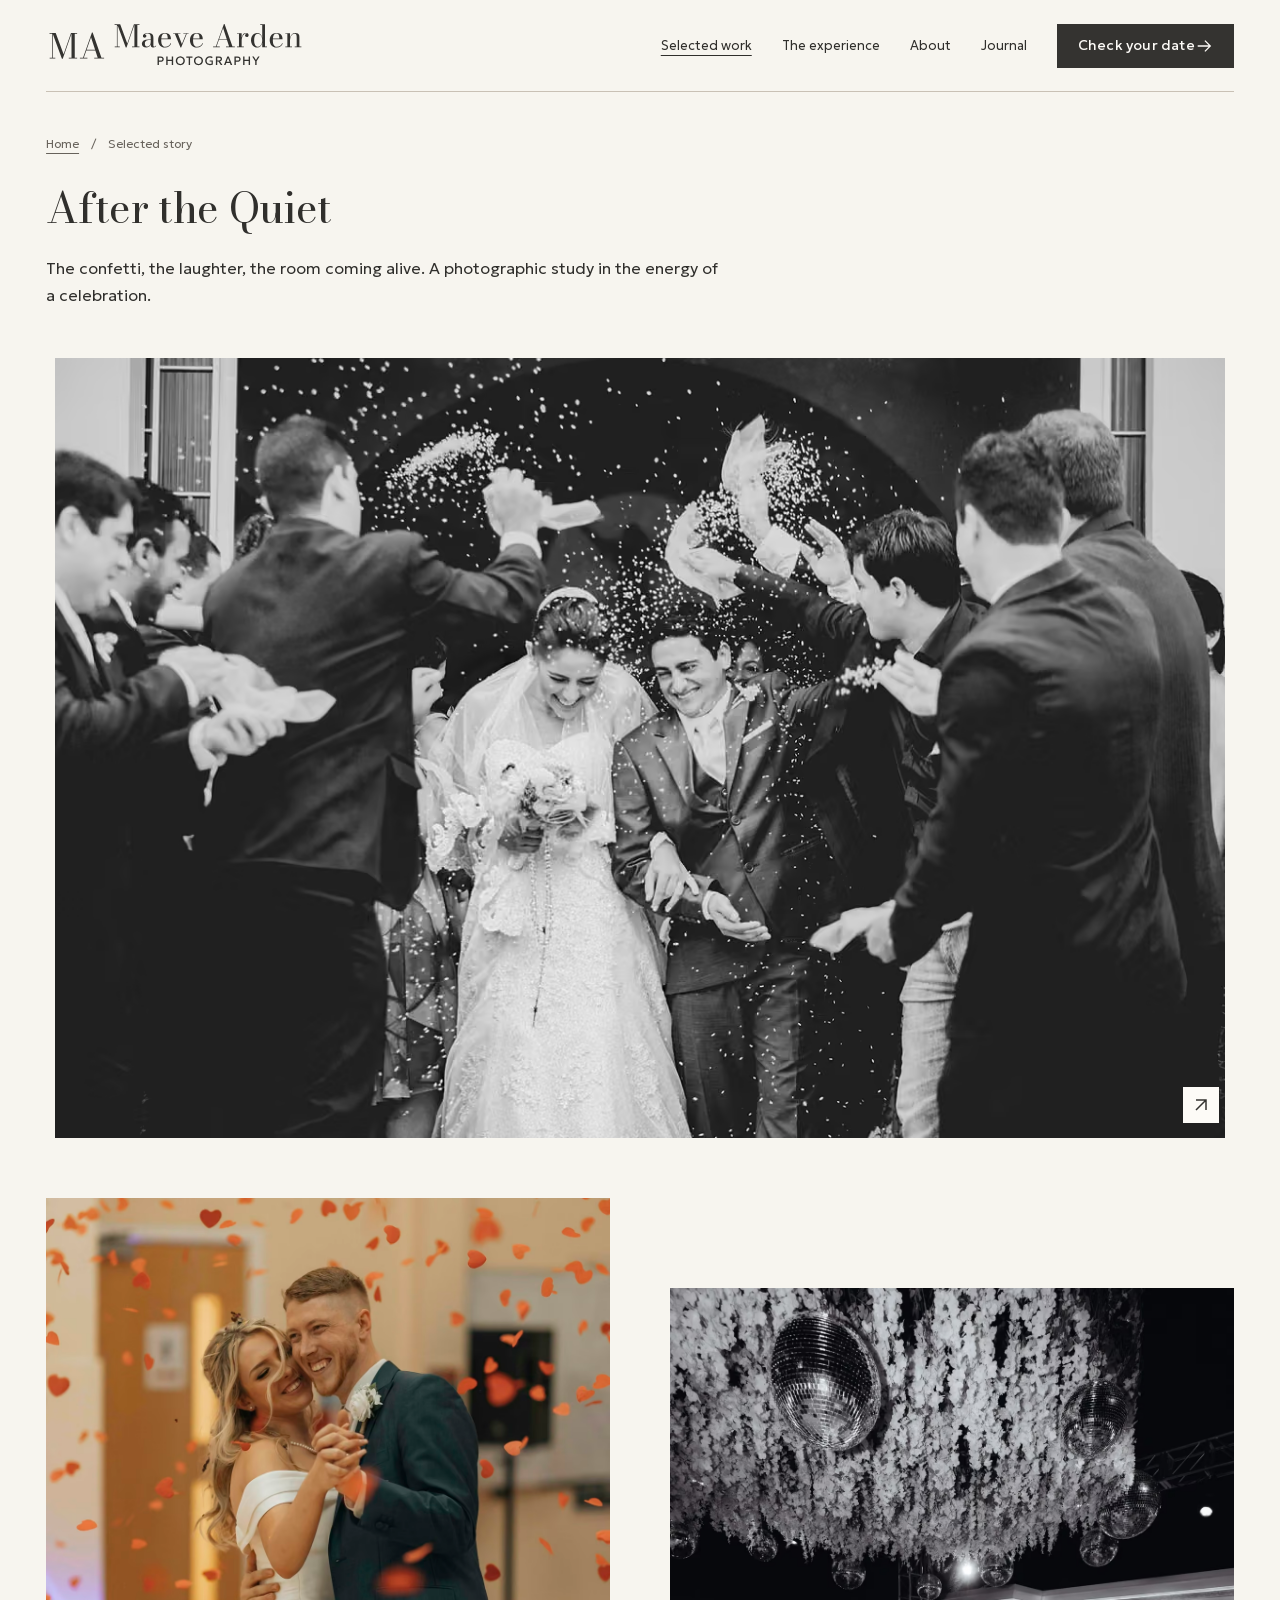
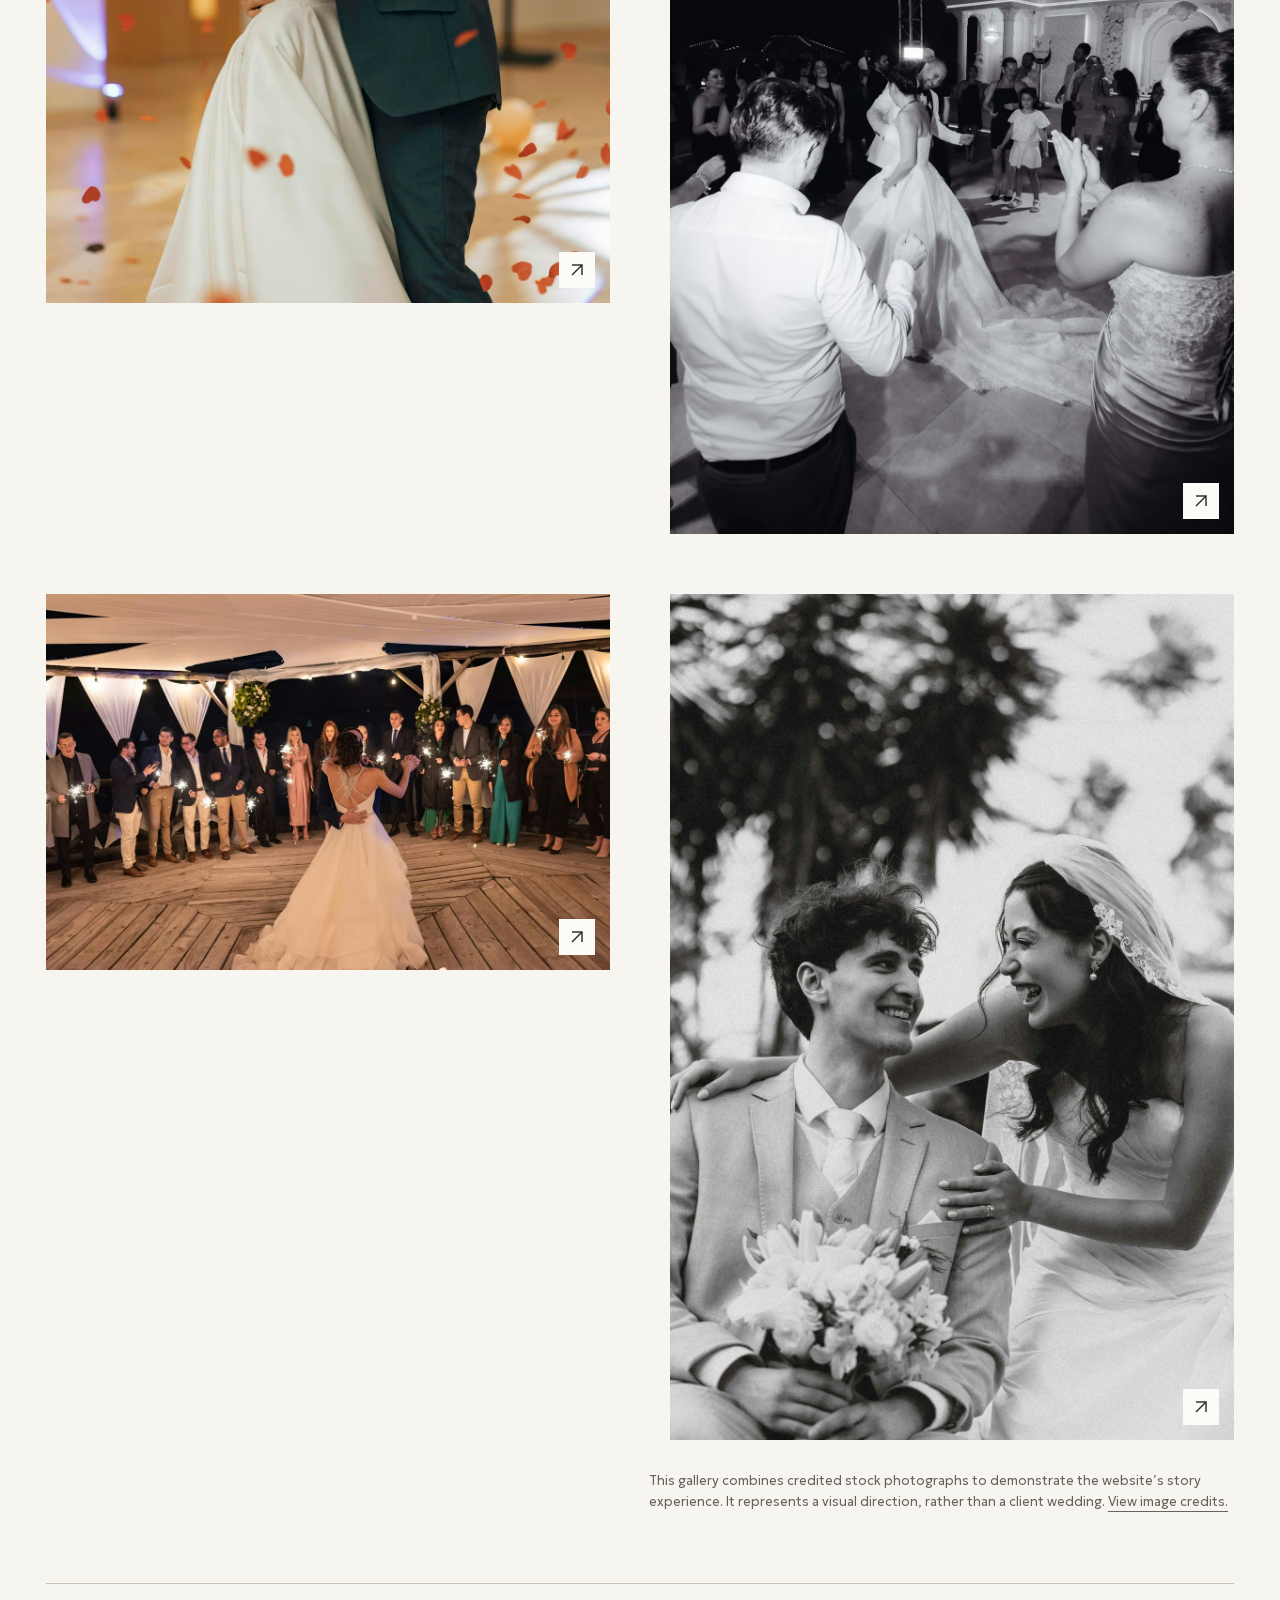
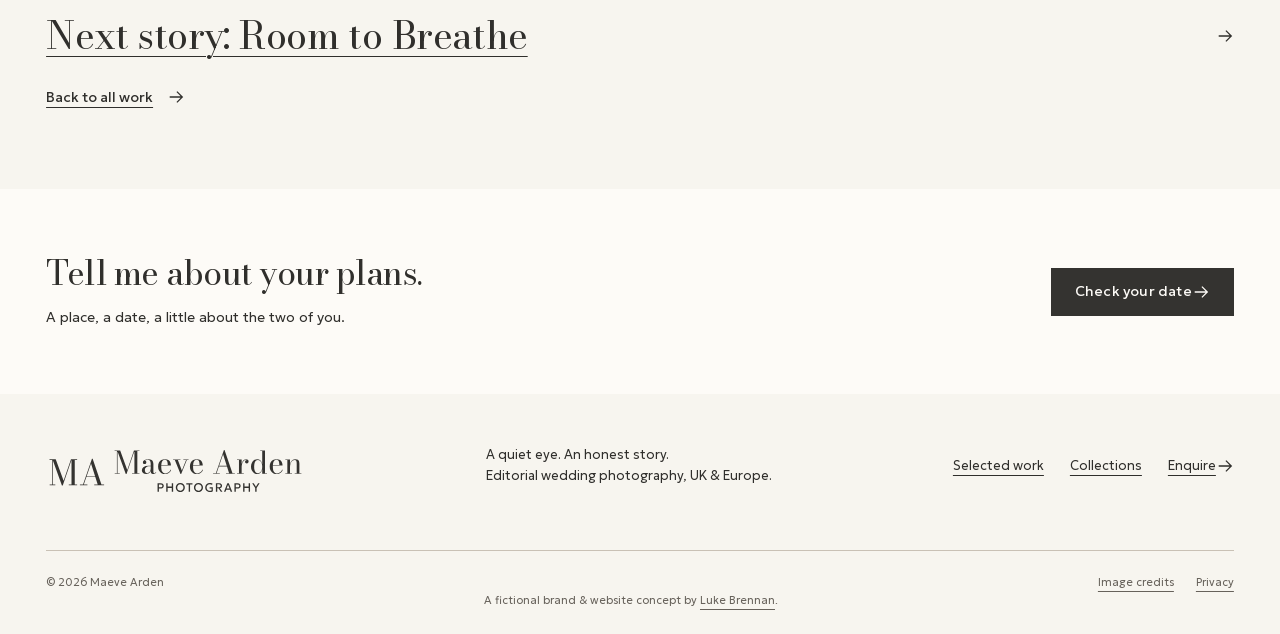
<file: stories/after-the-quiet.html>
<!doctype html>
<html lang="en-GB"><head><meta charset="utf-8"><meta name="viewport" content="width=device-width,initial-scale=1"><title>After the Quiet — Wedding Photography Study | Maeve Arden Photography</title><meta name="description" content="The confetti, the laughter, the room coming alive. A photographic study in the energy of a celebration."><meta name="robots" content="index,follow,max-image-preview:large"><meta name="theme-color" content="#f7f5ef"><link rel="canonical" href="https://maeveardenphotography.co.uk/stories/after-the-quiet.html"><meta property="og:type" content="website"><meta property="og:title" content="After the Quiet — Wedding Photography Study | Maeve Arden Photography"><meta property="og:description" content="The confetti, the laughter, the room coming alive. A photographic study in the energy of a celebration."><meta property="og:url" content="https://maeveardenphotography.co.uk/stories/after-the-quiet.html"><meta property="og:image" content="https://maeveardenphotography.co.uk/assets/images/social.jpg"><meta property="og:image:width" content="1200"><meta property="og:image:height" content="630"><meta property="og:image:alt" content="Bride and groom laughing together — Maeve Arden Photography concept"><meta property="og:locale" content="en_GB"><meta name="twitter:card" content="summary_large_image"><link rel="icon" type="image/svg+xml" href="../assets/icons/favicon.svg?v=21571088"><link rel="manifest" href="../site.webmanifest"><link rel="preload" as="font" type="font/woff2" crossorigin href="../assets/fonts/geologica-latin.woff2"><link rel="preload" as="font" type="font/woff2" crossorigin href="../assets/fonts/bodoni-moda-latin.woff2"><link rel="stylesheet" href="../assets/css/style.css?v=578de97c"><script type="application/ld+json">{"@context": "https://schema.org", "@graph": [{"@type": "WebSite", "@id": "https://maeveardenphotography.co.uk/#website", "url": "https://maeveardenphotography.co.uk/", "name": "Maeve Arden Photography", "description": "An editorial wedding photography website concept by Luke Brennan."}, {"@type": "WebPage", "@id": "https://maeveardenphotography.co.uk/stories/after-the-quiet.html#page", "name": "After the Quiet — Wedding Photography Study | Maeve Arden Photography", "description": "The confetti, the laughter, the room coming alive. A photographic study in the energy of a celebration.", "url": "https://maeveardenphotography.co.uk/stories/after-the-quiet.html", "isPartOf": {"@id": "https://maeveardenphotography.co.uk/#website"}}, {"@type": "BreadcrumbList", "itemListElement": [{"@type": "ListItem", "position": 1, "name": "Home", "item": "https://maeveardenphotography.co.uk/"}, {"@type": "ListItem", "position": 2, "name": "Selected work", "item": "https://maeveardenphotography.co.uk/portfolio.html"}, {"@type": "ListItem", "position": 3, "name": "After the Quiet", "item": "https://maeveardenphotography.co.uk/stories/after-the-quiet.html"}]}]}</script><script src="../assets/js/main.js?v=bfeff924" defer></script></head><body data-asset-prefix="../"><a class="skip-link" href="#main">Skip to content</a>
<header class="site-header"><noscript><style>.desktop-nav{display:flex;flex-wrap:wrap}.menu-toggle{display:none}.header-inner{flex-wrap:wrap;padding-block:16px}</style></noscript><div class="header-inner"><a class="brand" href="../index.html" aria-label="Maeve Arden Photography home"><picture class="brand-picture"><source media="(max-width: 360px)" srcset="../assets/icons/maeve-arden-wordmark.svg?v=24a4d34e"><img class="brand-logo" src="../assets/icons/maeve-arden-logo.svg?v=24a4d34e" width="450" height="96" alt="" fetchpriority="high" decoding="async"></picture></a><nav class="desktop-nav" aria-label="Main navigation"><a href="../portfolio.html" aria-current="page">Selected work</a><a href="../weddings.html">The experience</a><a href="../about.html">About</a><a href="../journal.html">Journal</a><a class="button button-small" href="../contact.html">Check your date <svg width="18" height="18" viewBox="0 0 20 20" aria-hidden="true"><path d="M3 10h14m-6-6 6 6-6 6" fill="none" stroke="currentColor" stroke-width="1.4"/></svg></a></nav><button class="menu-toggle" type="button" aria-label="Open navigation" aria-haspopup="dialog" aria-controls="navigation-dialog" aria-expanded="false" data-menu-open><span>Menu</span><svg width="20" height="16" viewBox="0 0 20 16" aria-hidden="true"><path d="M1 4h18M1 12h18" stroke="currentColor" stroke-width="1.5"/></svg></button></div></header>
<dialog id="navigation-dialog" class="navigation-dialog" aria-labelledby="navigation-title"><div class="menu-head"><h2 id="navigation-title">Explore Maeve Arden</h2><button class="icon-button" type="button" data-menu-close aria-label="Close navigation"><svg width="18" height="18" viewBox="0 0 18 18" aria-hidden="true"><path d="m3 3 12 12M15 3 3 15" fill="none" stroke="currentColor" stroke-width="1.5"/></svg></button></div><nav aria-label="Mobile navigation"><a href="../portfolio.html" aria-current="page">Selected work</a><a href="../weddings.html">The experience</a><a href="../about.html">About</a><a href="../journal.html">Journal</a><a href="../contact.html">Check your date <svg width="18" height="18" viewBox="0 0 20 20" aria-hidden="true"><path d="M3 10h14m-6-6 6 6-6 6" fill="none" stroke="currentColor" stroke-width="1.4"/></svg></a></nav></dialog><main id="main" tabindex="-1"><section class="page-intro container"><nav class="breadcrumbs" aria-label="Breadcrumb"><a href="../index.html">Home</a><span aria-hidden="true">/</span><span>Selected story</span></nav><h1>After the Quiet</h1><p class="intro-summary">The confetti, the laughter, the room coming alive. A photographic study in the energy of a celebration.</p></section><section class="container story-gallery" aria-label="After the Quiet photographs"><a href="../assets/images/embrace-1600.webp" data-lightbox="embrace" data-title="After the Quiet · 01" class="story-photograph" aria-label="View photograph 1: Newlyweds laughing as guests shower them with confetti in black and white"><picture class="" data-photo="embrace"><source type="image/avif" srcset="../assets/images/embrace-480.avif 480w, ../assets/images/embrace-800.avif 800w, ../assets/images/embrace-1200.avif 1200w, ../assets/images/embrace-1600.avif 1600w" sizes="(max-width: 760px) calc(100vw - 40px), 80vw"><img src="../assets/images/embrace-800.webp" srcset="../assets/images/embrace-480.webp 480w, ../assets/images/embrace-800.webp 800w, ../assets/images/embrace-1200.webp 1200w, ../assets/images/embrace-1600.webp 1600w" sizes="(max-width: 760px) calc(100vw - 40px), 80vw" width="2400" height="1600" alt="Newlyweds laughing as guests shower them with confetti in black and white" fetchpriority="high" loading="eager" decoding="async"></picture><span class="gallery-expand" aria-hidden="true"><svg width="18" height="18" viewBox="0 0 18 18"><path d="M4 14 14 4M4 4h10v10" fill="none" stroke="currentColor" stroke-width="1.5"/></svg></span></a><a href="../assets/images/celebration-1600.webp" data-lightbox="celebration" data-title="After the Quiet · 02" class="story-photograph" aria-label="View photograph 2: Newlyweds dancing together beneath red confetti"><picture class="" data-photo="celebration"><source type="image/avif" srcset="../assets/images/celebration-480.avif 480w, ../assets/images/celebration-800.avif 800w, ../assets/images/celebration-1200.avif 1200w, ../assets/images/celebration-1600.avif 1600w" sizes="(max-width: 760px) calc(100vw - 40px), 80vw"><img src="../assets/images/celebration-800.webp" srcset="../assets/images/celebration-480.webp 480w, ../assets/images/celebration-800.webp 800w, ../assets/images/celebration-1200.webp 1200w, ../assets/images/celebration-1600.webp 1600w" sizes="(max-width: 760px) calc(100vw - 40px), 80vw" width="2400" height="3000" alt="Newlyweds dancing together beneath red confetti" loading="lazy" decoding="async"></picture><span class="gallery-expand" aria-hidden="true"><svg width="18" height="18" viewBox="0 0 18 18"><path d="M4 14 14 4M4 4h10v10" fill="none" stroke="currentColor" stroke-width="1.5"/></svg></span></a><a href="../assets/images/dance-1600.webp" data-lightbox="dance" data-title="After the Quiet · 03" class="story-photograph" aria-label="View photograph 3: Newlyweds dancing with guests beneath flowers and mirrored disco balls"><picture class="" data-photo="dance"><source type="image/avif" srcset="../assets/images/dance-480.avif 480w, ../assets/images/dance-800.avif 800w, ../assets/images/dance-1200.avif 1200w, ../assets/images/dance-1600.avif 1600w" sizes="(max-width: 760px) calc(100vw - 40px), 80vw"><img src="../assets/images/dance-800.webp" srcset="../assets/images/dance-480.webp 480w, ../assets/images/dance-800.webp 800w, ../assets/images/dance-1200.webp 1200w, ../assets/images/dance-1600.webp 1600w" sizes="(max-width: 760px) calc(100vw - 40px), 80vw" width="2400" height="3600" alt="Newlyweds dancing with guests beneath flowers and mirrored disco balls" loading="lazy" decoding="async"></picture><span class="gallery-expand" aria-hidden="true"><svg width="18" height="18" viewBox="0 0 18 18"><path d="M4 14 14 4M4 4h10v10" fill="none" stroke="currentColor" stroke-width="1.5"/></svg></span></a><a href="../assets/images/sparklers-1600.webp" data-lightbox="sparklers" data-title="After the Quiet · 04" class="story-photograph" aria-label="View photograph 4: A wedding couple dancing surrounded by guests holding sparklers"><picture class="" data-photo="sparklers"><source type="image/avif" srcset="../assets/images/sparklers-480.avif 480w, ../assets/images/sparklers-800.avif 800w, ../assets/images/sparklers-1200.avif 1200w, ../assets/images/sparklers-1600.avif 1600w" sizes="(max-width: 760px) calc(100vw - 40px), 80vw"><img src="../assets/images/sparklers-800.webp" srcset="../assets/images/sparklers-480.webp 480w, ../assets/images/sparklers-800.webp 800w, ../assets/images/sparklers-1200.webp 1200w, ../assets/images/sparklers-1600.webp 1600w" sizes="(max-width: 760px) calc(100vw - 40px), 80vw" width="2400" height="1602" alt="A wedding couple dancing surrounded by guests holding sparklers" loading="lazy" decoding="async"></picture><span class="gallery-expand" aria-hidden="true"><svg width="18" height="18" viewBox="0 0 18 18"><path d="M4 14 14 4M4 4h10v10" fill="none" stroke="currentColor" stroke-width="1.5"/></svg></span></a><a href="../assets/images/hero-1600.webp" data-lightbox="hero" data-title="After the Quiet · 05" class="story-photograph" aria-label="View photograph 5: Bride and groom laughing together in a black and white wedding portrait"><picture class="" data-photo="hero"><source type="image/avif" srcset="../assets/images/hero-480.avif 480w, ../assets/images/hero-800.avif 800w, ../assets/images/hero-1200.avif 1200w, ../assets/images/hero-1600.avif 1600w" sizes="(max-width: 760px) calc(100vw - 40px), 80vw"><img src="../assets/images/hero-800.webp" srcset="../assets/images/hero-480.webp 480w, ../assets/images/hero-800.webp 800w, ../assets/images/hero-1200.webp 1200w, ../assets/images/hero-1600.webp 1600w" sizes="(max-width: 760px) calc(100vw - 40px), 80vw" width="2400" height="3600" alt="Bride and groom laughing together in a black and white wedding portrait" loading="lazy" decoding="async"></picture><span class="gallery-expand" aria-hidden="true"><svg width="18" height="18" viewBox="0 0 18 18"><path d="M4 14 14 4M4 4h10v10" fill="none" stroke="currentColor" stroke-width="1.5"/></svg></span></a></section><div class="container story-note"><p>This gallery combines credited stock photographs to demonstrate the website’s story experience. It represents a visual direction, rather than a client wedding. <a href="../credits.html">View image credits.</a></p></div><section class="next-story container"><a href="still-water.html"><h2>Next story: Room to Breathe</h2><svg width="18" height="18" viewBox="0 0 20 20" aria-hidden="true"><path d="M3 10h14m-6-6 6 6-6 6" fill="none" stroke="currentColor" stroke-width="1.4"/></svg></a><a class="text-link" href="../portfolio.html">Back to all work <svg width="18" height="18" viewBox="0 0 20 20" aria-hidden="true"><path d="M3 10h14m-6-6 6 6-6 6" fill="none" stroke="currentColor" stroke-width="1.4"/></svg></a></section><section class="closing-cta"><div class="container"><div><h2>Tell me about your plans.</h2><p>A place, a date, a little about the two of you.</p></div><a class="button button-light" href="../contact.html">Check your date <svg width="18" height="18" viewBox="0 0 20 20" aria-hidden="true"><path d="M3 10h14m-6-6 6 6-6 6" fill="none" stroke="currentColor" stroke-width="1.4"/></svg></a></div></section></main><footer class="site-footer"><div class="container"><div class="footer-top"><a class="brand" href="../index.html" aria-label="Maeve Arden Photography home"><picture class="brand-picture"><source media="(max-width: 360px)" srcset="../assets/icons/maeve-arden-wordmark.svg?v=24a4d34e"><img class="brand-logo" src="../assets/icons/maeve-arden-logo.svg?v=24a4d34e" width="450" height="96" alt="" fetchpriority="high" decoding="async"></picture></a><p>A quiet eye. An honest story.<br>Editorial wedding photography, UK & Europe.</p><nav aria-label="Footer navigation"><a href="../portfolio.html">Selected work</a><a href="../weddings.html">Collections</a><a href="../contact.html">Enquire <svg width="18" height="18" viewBox="0 0 20 20" aria-hidden="true"><path d="M3 10h14m-6-6 6 6-6 6" fill="none" stroke="currentColor" stroke-width="1.4"/></svg></a></nav></div><div class="footer-bottom"><p>© <span data-year>2026</span> Maeve Arden</p><p>A fictional brand & website concept by <a href="https://github.com/lukebrennan">Luke Brennan</a>.</p><div><a href="../credits.html">Image credits</a><a href="../privacy.html">Privacy</a></div></div></div></footer><dialog class="lightbox" data-lightbox-dialog aria-labelledby="lightbox-title"><div class="lightbox-top"><div><h2 id="lightbox-title">Photograph</h2></div><button class="icon-button" type="button" data-lightbox-close aria-label="Close photograph"><svg width="18" height="18" viewBox="0 0 18 18" aria-hidden="true"><path d="m3 3 12 12M15 3 3 15" fill="none" stroke="currentColor" stroke-width="1.5"/></svg></button></div><div class="lightbox-image"><img data-lightbox-image src="../assets/images/hero-480.webp" alt="" loading="lazy" width="1600" height="2000"></div><div class="lightbox-bottom"><a data-lightbox-credit href="../credits.html"><span data-lightbox-credit-label>Image credit</span><svg width="18" height="18" viewBox="0 0 20 20" aria-hidden="true"><path d="M3 10h14m-6-6 6 6-6 6" fill="none" stroke="currentColor" stroke-width="1.4"/></svg></a><div class="lightbox-controls"><button class="icon-button" type="button" data-lightbox-prev aria-label="Previous photograph"><svg width="20" height="20" viewBox="0 0 20 20" aria-hidden="true"><path d="M17 10H3m6-6-6 6 6 6" fill="none" stroke="currentColor" stroke-width="1.5"/></svg></button><span data-lightbox-count aria-live="polite"></span><button class="icon-button" type="button" data-lightbox-next aria-label="Next photograph"><svg width="20" height="20" viewBox="0 0 20 20" aria-hidden="true"><path d="M3 10h14m-6-6 6 6-6 6" fill="none" stroke="currentColor" stroke-width="1.5"/></svg></button></div></div></dialog><a class="mobile-enquire" href="../contact.html">Check your date <svg width="18" height="18" viewBox="0 0 20 20" aria-hidden="true"><path d="M3 10h14m-6-6 6 6-6 6" fill="none" stroke="currentColor" stroke-width="1.4"/></svg></a></body></html>
</file>
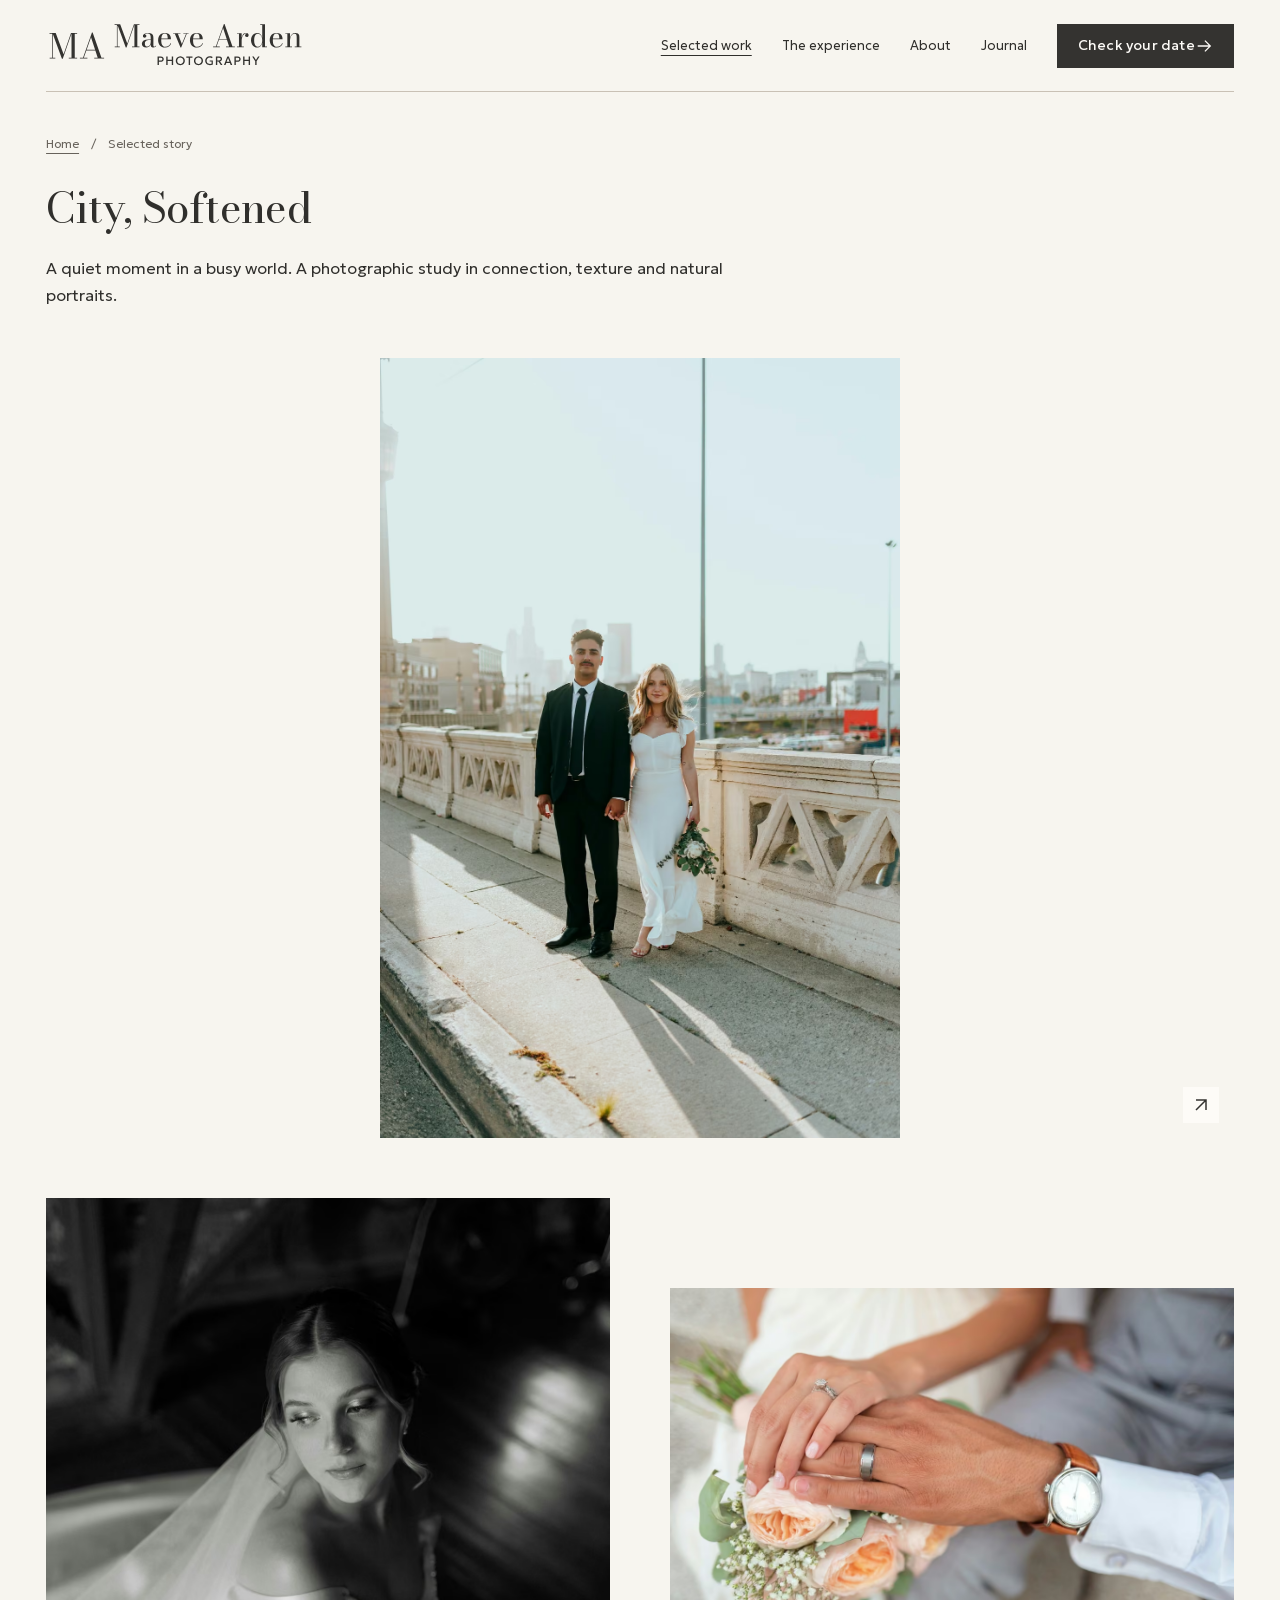
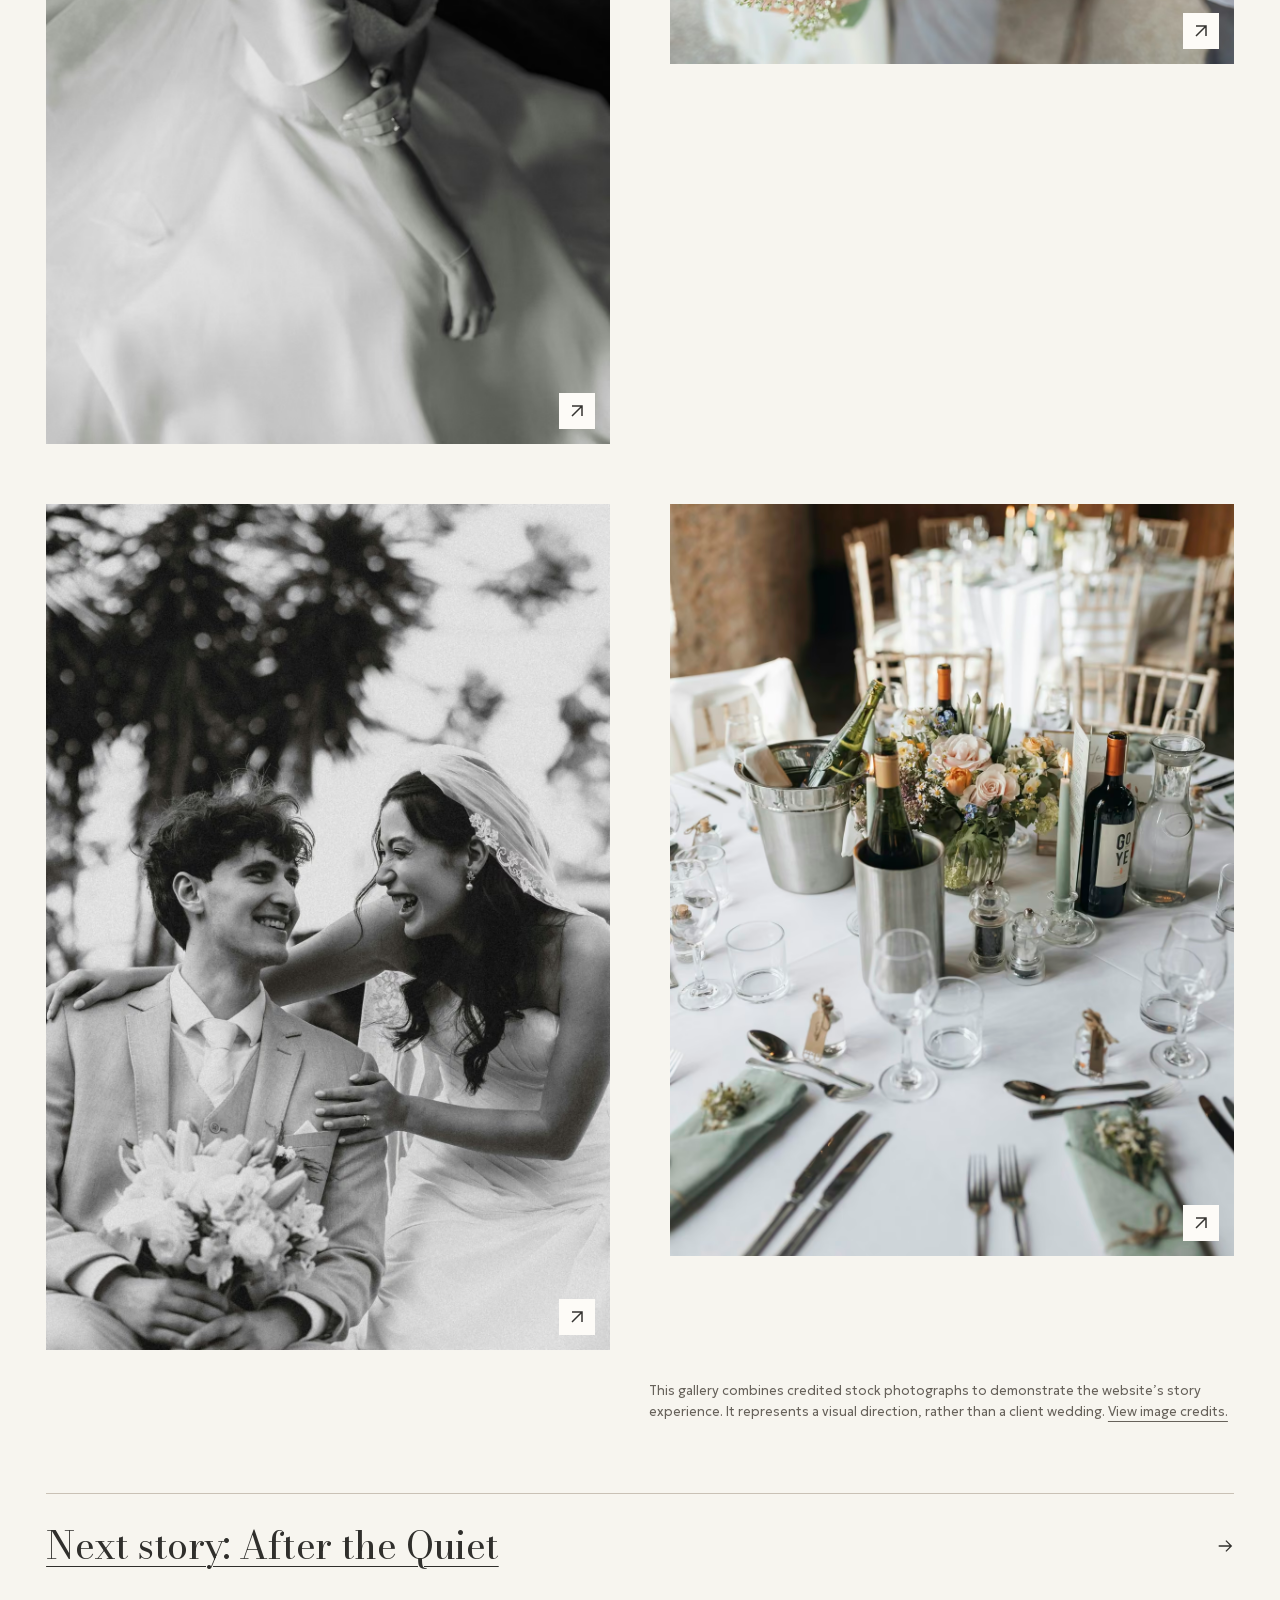
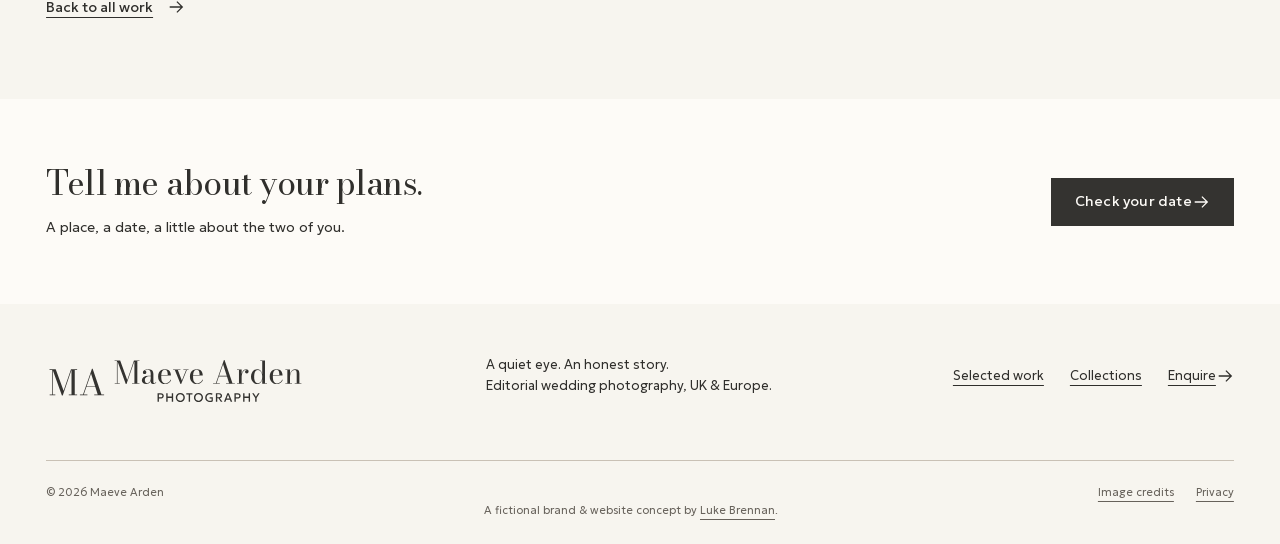
<file: stories/city-softened.html>
<!doctype html>
<html lang="en-GB"><head><meta charset="utf-8"><meta name="viewport" content="width=device-width,initial-scale=1"><title>City, Softened — Wedding Photography Study | Maeve Arden Photography</title><meta name="description" content="A quiet moment in a busy world. A photographic study in connection, texture and natural portraits."><meta name="robots" content="index,follow,max-image-preview:large"><meta name="theme-color" content="#f7f5ef"><link rel="canonical" href="https://maeveardenphotography.co.uk/stories/city-softened.html"><meta property="og:type" content="website"><meta property="og:title" content="City, Softened — Wedding Photography Study | Maeve Arden Photography"><meta property="og:description" content="A quiet moment in a busy world. A photographic study in connection, texture and natural portraits."><meta property="og:url" content="https://maeveardenphotography.co.uk/stories/city-softened.html"><meta property="og:image" content="https://maeveardenphotography.co.uk/assets/images/social.jpg"><meta property="og:image:width" content="1200"><meta property="og:image:height" content="630"><meta property="og:image:alt" content="Bride and groom laughing together — Maeve Arden Photography concept"><meta property="og:locale" content="en_GB"><meta name="twitter:card" content="summary_large_image"><link rel="icon" type="image/svg+xml" href="../assets/icons/favicon.svg?v=21571088"><link rel="manifest" href="../site.webmanifest"><link rel="preload" as="font" type="font/woff2" crossorigin href="../assets/fonts/geologica-latin.woff2"><link rel="preload" as="font" type="font/woff2" crossorigin href="../assets/fonts/bodoni-moda-latin.woff2"><link rel="stylesheet" href="../assets/css/style.css?v=578de97c"><script type="application/ld+json">{"@context": "https://schema.org", "@graph": [{"@type": "WebSite", "@id": "https://maeveardenphotography.co.uk/#website", "url": "https://maeveardenphotography.co.uk/", "name": "Maeve Arden Photography", "description": "An editorial wedding photography website concept by Luke Brennan."}, {"@type": "WebPage", "@id": "https://maeveardenphotography.co.uk/stories/city-softened.html#page", "name": "City, Softened — Wedding Photography Study | Maeve Arden Photography", "description": "A quiet moment in a busy world. A photographic study in connection, texture and natural portraits.", "url": "https://maeveardenphotography.co.uk/stories/city-softened.html", "isPartOf": {"@id": "https://maeveardenphotography.co.uk/#website"}}, {"@type": "BreadcrumbList", "itemListElement": [{"@type": "ListItem", "position": 1, "name": "Home", "item": "https://maeveardenphotography.co.uk/"}, {"@type": "ListItem", "position": 2, "name": "Selected work", "item": "https://maeveardenphotography.co.uk/portfolio.html"}, {"@type": "ListItem", "position": 3, "name": "City, Softened", "item": "https://maeveardenphotography.co.uk/stories/city-softened.html"}]}]}</script><script src="../assets/js/main.js?v=bfeff924" defer></script></head><body data-asset-prefix="../"><a class="skip-link" href="#main">Skip to content</a>
<header class="site-header"><noscript><style>.desktop-nav{display:flex;flex-wrap:wrap}.menu-toggle{display:none}.header-inner{flex-wrap:wrap;padding-block:16px}</style></noscript><div class="header-inner"><a class="brand" href="../index.html" aria-label="Maeve Arden Photography home"><picture class="brand-picture"><source media="(max-width: 360px)" srcset="../assets/icons/maeve-arden-wordmark.svg?v=24a4d34e"><img class="brand-logo" src="../assets/icons/maeve-arden-logo.svg?v=24a4d34e" width="450" height="96" alt="" fetchpriority="high" decoding="async"></picture></a><nav class="desktop-nav" aria-label="Main navigation"><a href="../portfolio.html" aria-current="page">Selected work</a><a href="../weddings.html">The experience</a><a href="../about.html">About</a><a href="../journal.html">Journal</a><a class="button button-small" href="../contact.html">Check your date <svg width="18" height="18" viewBox="0 0 20 20" aria-hidden="true"><path d="M3 10h14m-6-6 6 6-6 6" fill="none" stroke="currentColor" stroke-width="1.4"/></svg></a></nav><button class="menu-toggle" type="button" aria-label="Open navigation" aria-haspopup="dialog" aria-controls="navigation-dialog" aria-expanded="false" data-menu-open><span>Menu</span><svg width="20" height="16" viewBox="0 0 20 16" aria-hidden="true"><path d="M1 4h18M1 12h18" stroke="currentColor" stroke-width="1.5"/></svg></button></div></header>
<dialog id="navigation-dialog" class="navigation-dialog" aria-labelledby="navigation-title"><div class="menu-head"><h2 id="navigation-title">Explore Maeve Arden</h2><button class="icon-button" type="button" data-menu-close aria-label="Close navigation"><svg width="18" height="18" viewBox="0 0 18 18" aria-hidden="true"><path d="m3 3 12 12M15 3 3 15" fill="none" stroke="currentColor" stroke-width="1.5"/></svg></button></div><nav aria-label="Mobile navigation"><a href="../portfolio.html" aria-current="page">Selected work</a><a href="../weddings.html">The experience</a><a href="../about.html">About</a><a href="../journal.html">Journal</a><a href="../contact.html">Check your date <svg width="18" height="18" viewBox="0 0 20 20" aria-hidden="true"><path d="M3 10h14m-6-6 6 6-6 6" fill="none" stroke="currentColor" stroke-width="1.4"/></svg></a></nav></dialog><main id="main" tabindex="-1"><section class="page-intro container"><nav class="breadcrumbs" aria-label="Breadcrumb"><a href="../index.html">Home</a><span aria-hidden="true">/</span><span>Selected story</span></nav><h1>City, Softened</h1><p class="intro-summary">A quiet moment in a busy world. A photographic study in connection, texture and natural portraits.</p></section><section class="container story-gallery" aria-label="City, Softened photographs"><a href="../assets/images/editorial-1600.webp" data-lightbox="editorial" data-title="City, Softened · 01" class="story-photograph" aria-label="View photograph 1: A bride and groom holding hands on a sunlit city bridge"><picture class="" data-photo="editorial"><source type="image/avif" srcset="../assets/images/editorial-480.avif 480w, ../assets/images/editorial-800.avif 800w, ../assets/images/editorial-1200.avif 1200w, ../assets/images/editorial-1600.avif 1600w" sizes="(max-width: 760px) calc(100vw - 40px), 80vw"><img src="../assets/images/editorial-800.webp" srcset="../assets/images/editorial-480.webp 480w, ../assets/images/editorial-800.webp 800w, ../assets/images/editorial-1200.webp 1200w, ../assets/images/editorial-1600.webp 1600w" sizes="(max-width: 760px) calc(100vw - 40px), 80vw" width="2400" height="3598" alt="A bride and groom holding hands on a sunlit city bridge" fetchpriority="high" loading="eager" decoding="async"></picture><span class="gallery-expand" aria-hidden="true"><svg width="18" height="18" viewBox="0 0 18 18"><path d="M4 14 14 4M4 4h10v10" fill="none" stroke="currentColor" stroke-width="1.5"/></svg></span></a><a href="../assets/images/bridal-1600.webp" data-lightbox="bridal" data-title="City, Softened · 02" class="story-photograph" aria-label="View photograph 2: A bride looking towards the camera in soft black and white light"><picture class="" data-photo="bridal"><source type="image/avif" srcset="../assets/images/bridal-480.avif 480w, ../assets/images/bridal-800.avif 800w, ../assets/images/bridal-1200.avif 1200w, ../assets/images/bridal-1600.avif 1600w" sizes="(max-width: 760px) calc(100vw - 40px), 80vw"><img src="../assets/images/bridal-800.webp" srcset="../assets/images/bridal-480.webp 480w, ../assets/images/bridal-800.webp 800w, ../assets/images/bridal-1200.webp 1200w, ../assets/images/bridal-1600.webp 1600w" sizes="(max-width: 760px) calc(100vw - 40px), 80vw" width="2400" height="3600" alt="A bride looking towards the camera in soft black and white light" loading="lazy" decoding="async"></picture><span class="gallery-expand" aria-hidden="true"><svg width="18" height="18" viewBox="0 0 18 18"><path d="M4 14 14 4M4 4h10v10" fill="none" stroke="currentColor" stroke-width="1.5"/></svg></span></a><a href="../assets/images/bouquet-1600.webp" data-lightbox="bouquet" data-title="City, Softened · 03" class="story-photograph" aria-label="View photograph 3: A couple holding hands over a wedding bouquet of pale peach and white flowers"><picture class="" data-photo="bouquet"><source type="image/avif" srcset="../assets/images/bouquet-480.avif 480w, ../assets/images/bouquet-800.avif 800w, ../assets/images/bouquet-1200.avif 1200w, ../assets/images/bouquet-1600.avif 1600w" sizes="(max-width: 760px) calc(100vw - 40px), 80vw"><img src="../assets/images/bouquet-800.webp" srcset="../assets/images/bouquet-480.webp 480w, ../assets/images/bouquet-800.webp 800w, ../assets/images/bouquet-1200.webp 1200w, ../assets/images/bouquet-1600.webp 1600w" sizes="(max-width: 760px) calc(100vw - 40px), 80vw" width="2400" height="1600" alt="A couple holding hands over a wedding bouquet of pale peach and white flowers" loading="lazy" decoding="async"></picture><span class="gallery-expand" aria-hidden="true"><svg width="18" height="18" viewBox="0 0 18 18"><path d="M4 14 14 4M4 4h10v10" fill="none" stroke="currentColor" stroke-width="1.5"/></svg></span></a><a href="../assets/images/hero-1600.webp" data-lightbox="hero" data-title="City, Softened · 04" class="story-photograph" aria-label="View photograph 4: Bride and groom laughing together in a black and white wedding portrait"><picture class="" data-photo="hero"><source type="image/avif" srcset="../assets/images/hero-480.avif 480w, ../assets/images/hero-800.avif 800w, ../assets/images/hero-1200.avif 1200w, ../assets/images/hero-1600.avif 1600w" sizes="(max-width: 760px) calc(100vw - 40px), 80vw"><img src="../assets/images/hero-800.webp" srcset="../assets/images/hero-480.webp 480w, ../assets/images/hero-800.webp 800w, ../assets/images/hero-1200.webp 1200w, ../assets/images/hero-1600.webp 1600w" sizes="(max-width: 760px) calc(100vw - 40px), 80vw" width="2400" height="3600" alt="Bride and groom laughing together in a black and white wedding portrait" loading="lazy" decoding="async"></picture><span class="gallery-expand" aria-hidden="true"><svg width="18" height="18" viewBox="0 0 18 18"><path d="M4 14 14 4M4 4h10v10" fill="none" stroke="currentColor" stroke-width="1.5"/></svg></span></a><a href="../assets/images/table-1600.webp" data-lightbox="table" data-title="City, Softened · 05" class="story-photograph" aria-label="View photograph 5: Wedding breakfast table with flowers, wine and place settings"><picture class="" data-photo="table"><source type="image/avif" srcset="../assets/images/table-480.avif 480w, ../assets/images/table-800.avif 800w, ../assets/images/table-1200.avif 1200w, ../assets/images/table-1600.avif 1600w" sizes="(max-width: 760px) calc(100vw - 40px), 80vw"><img src="../assets/images/table-800.webp" srcset="../assets/images/table-480.webp 480w, ../assets/images/table-800.webp 800w, ../assets/images/table-1200.webp 1200w, ../assets/images/table-1600.webp 1600w" sizes="(max-width: 760px) calc(100vw - 40px), 80vw" width="2400" height="3200" alt="Wedding breakfast table with flowers, wine and place settings" loading="lazy" decoding="async"></picture><span class="gallery-expand" aria-hidden="true"><svg width="18" height="18" viewBox="0 0 18 18"><path d="M4 14 14 4M4 4h10v10" fill="none" stroke="currentColor" stroke-width="1.5"/></svg></span></a></section><div class="container story-note"><p>This gallery combines credited stock photographs to demonstrate the website’s story experience. It represents a visual direction, rather than a client wedding. <a href="../credits.html">View image credits.</a></p></div><section class="next-story container"><a href="after-the-quiet.html"><h2>Next story: After the Quiet</h2><svg width="18" height="18" viewBox="0 0 20 20" aria-hidden="true"><path d="M3 10h14m-6-6 6 6-6 6" fill="none" stroke="currentColor" stroke-width="1.4"/></svg></a><a class="text-link" href="../portfolio.html">Back to all work <svg width="18" height="18" viewBox="0 0 20 20" aria-hidden="true"><path d="M3 10h14m-6-6 6 6-6 6" fill="none" stroke="currentColor" stroke-width="1.4"/></svg></a></section><section class="closing-cta"><div class="container"><div><h2>Tell me about your plans.</h2><p>A place, a date, a little about the two of you.</p></div><a class="button button-light" href="../contact.html">Check your date <svg width="18" height="18" viewBox="0 0 20 20" aria-hidden="true"><path d="M3 10h14m-6-6 6 6-6 6" fill="none" stroke="currentColor" stroke-width="1.4"/></svg></a></div></section></main><footer class="site-footer"><div class="container"><div class="footer-top"><a class="brand" href="../index.html" aria-label="Maeve Arden Photography home"><picture class="brand-picture"><source media="(max-width: 360px)" srcset="../assets/icons/maeve-arden-wordmark.svg?v=24a4d34e"><img class="brand-logo" src="../assets/icons/maeve-arden-logo.svg?v=24a4d34e" width="450" height="96" alt="" fetchpriority="high" decoding="async"></picture></a><p>A quiet eye. An honest story.<br>Editorial wedding photography, UK & Europe.</p><nav aria-label="Footer navigation"><a href="../portfolio.html">Selected work</a><a href="../weddings.html">Collections</a><a href="../contact.html">Enquire <svg width="18" height="18" viewBox="0 0 20 20" aria-hidden="true"><path d="M3 10h14m-6-6 6 6-6 6" fill="none" stroke="currentColor" stroke-width="1.4"/></svg></a></nav></div><div class="footer-bottom"><p>© <span data-year>2026</span> Maeve Arden</p><p>A fictional brand & website concept by <a href="https://github.com/lukebrennan">Luke Brennan</a>.</p><div><a href="../credits.html">Image credits</a><a href="../privacy.html">Privacy</a></div></div></div></footer><dialog class="lightbox" data-lightbox-dialog aria-labelledby="lightbox-title"><div class="lightbox-top"><div><h2 id="lightbox-title">Photograph</h2></div><button class="icon-button" type="button" data-lightbox-close aria-label="Close photograph"><svg width="18" height="18" viewBox="0 0 18 18" aria-hidden="true"><path d="m3 3 12 12M15 3 3 15" fill="none" stroke="currentColor" stroke-width="1.5"/></svg></button></div><div class="lightbox-image"><img data-lightbox-image src="../assets/images/hero-480.webp" alt="" loading="lazy" width="1600" height="2000"></div><div class="lightbox-bottom"><a data-lightbox-credit href="../credits.html"><span data-lightbox-credit-label>Image credit</span><svg width="18" height="18" viewBox="0 0 20 20" aria-hidden="true"><path d="M3 10h14m-6-6 6 6-6 6" fill="none" stroke="currentColor" stroke-width="1.4"/></svg></a><div class="lightbox-controls"><button class="icon-button" type="button" data-lightbox-prev aria-label="Previous photograph"><svg width="20" height="20" viewBox="0 0 20 20" aria-hidden="true"><path d="M17 10H3m6-6-6 6 6 6" fill="none" stroke="currentColor" stroke-width="1.5"/></svg></button><span data-lightbox-count aria-live="polite"></span><button class="icon-button" type="button" data-lightbox-next aria-label="Next photograph"><svg width="20" height="20" viewBox="0 0 20 20" aria-hidden="true"><path d="M3 10h14m-6-6 6 6-6 6" fill="none" stroke="currentColor" stroke-width="1.5"/></svg></button></div></div></dialog><a class="mobile-enquire" href="../contact.html">Check your date <svg width="18" height="18" viewBox="0 0 20 20" aria-hidden="true"><path d="M3 10h14m-6-6 6 6-6 6" fill="none" stroke="currentColor" stroke-width="1.4"/></svg></a></body></html>
</file>
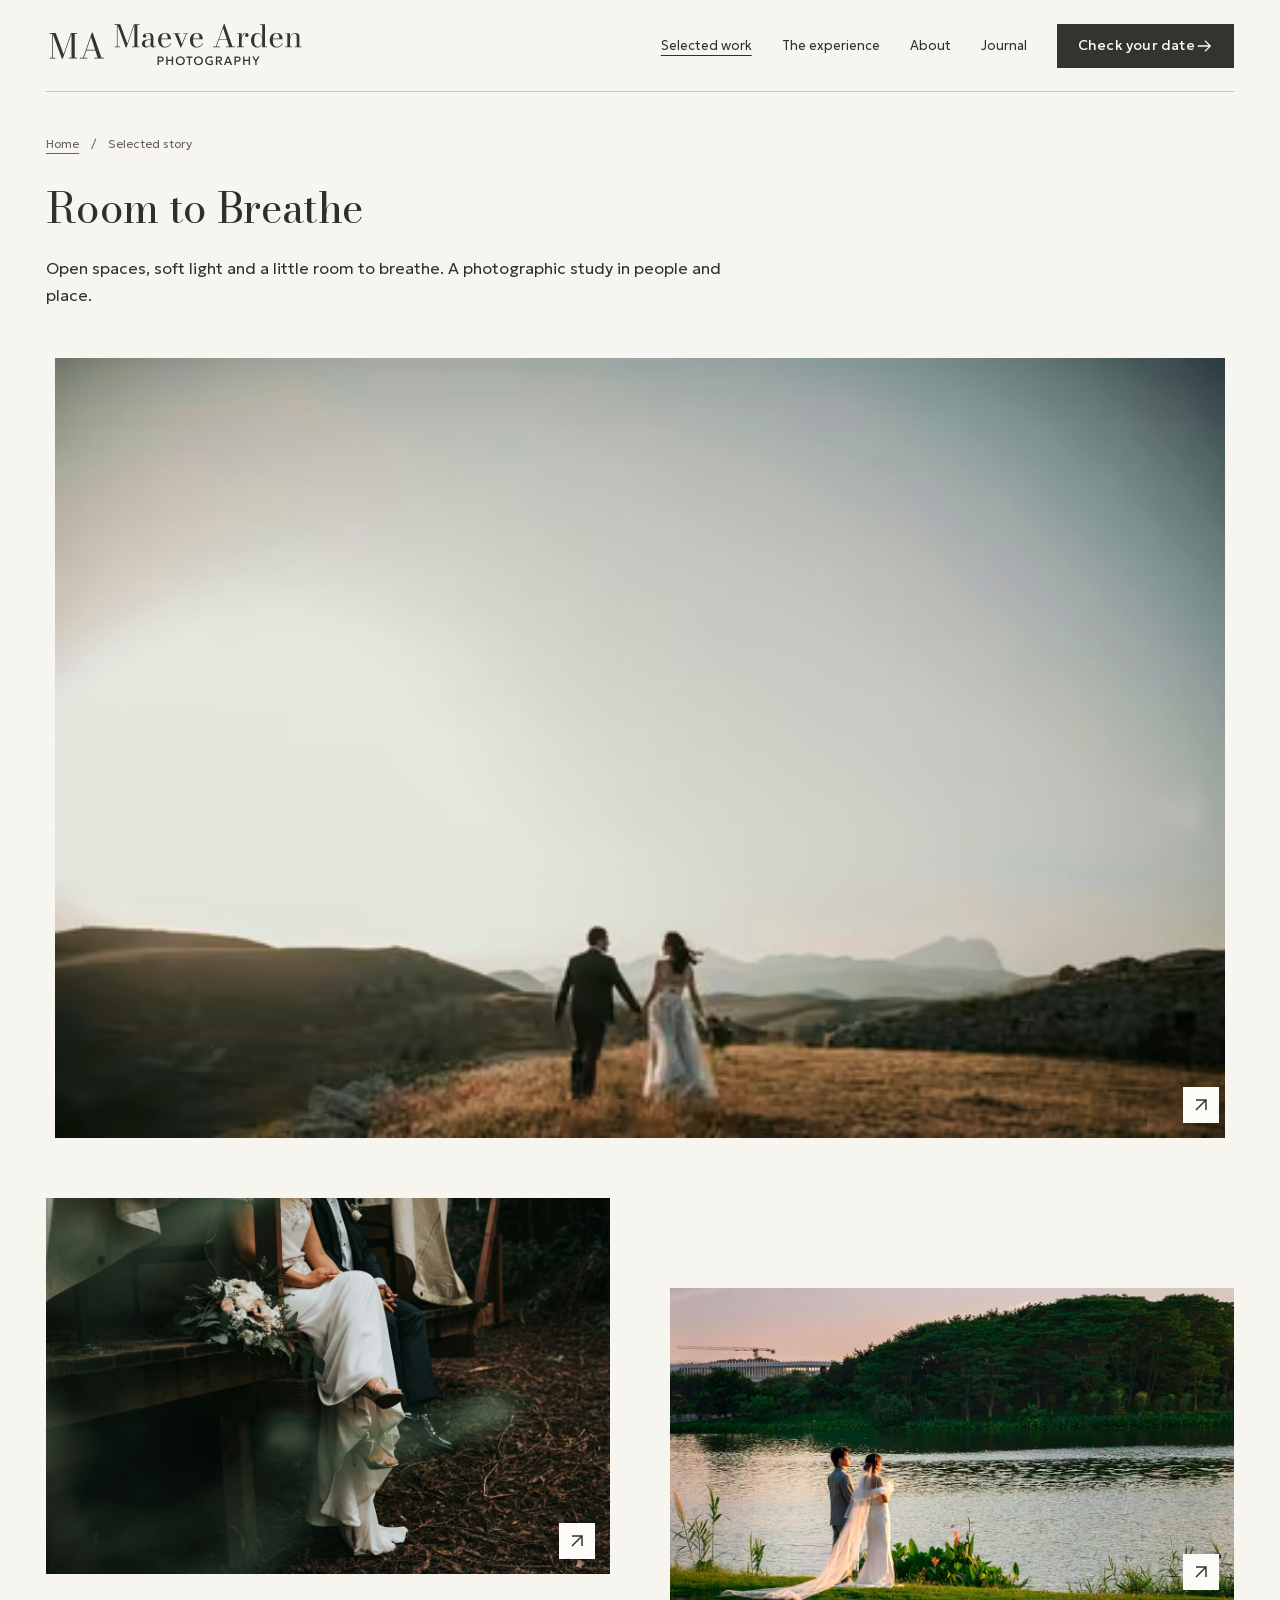
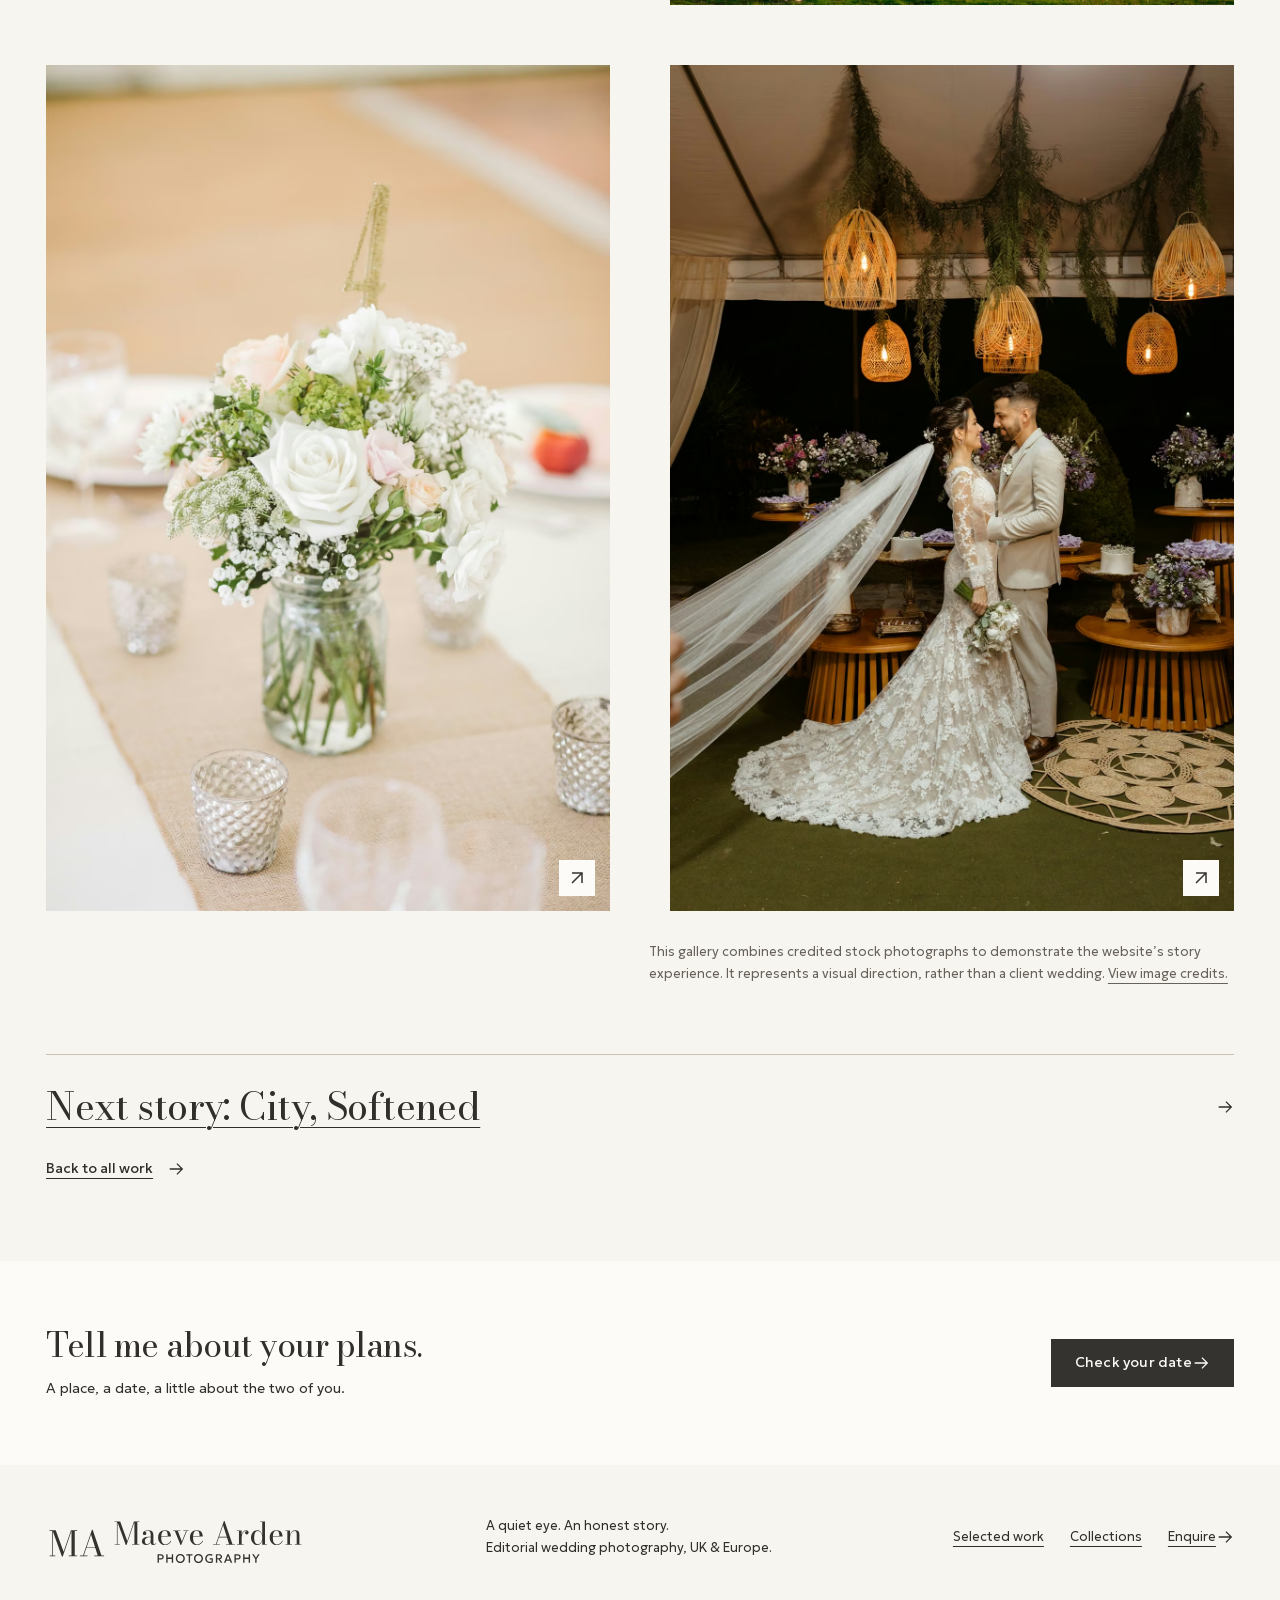
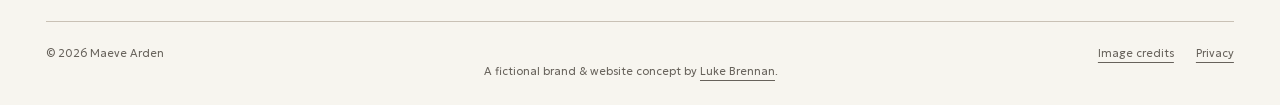
<file: stories/still-water.html>
<!doctype html>
<html lang="en-GB"><head><meta charset="utf-8"><meta name="viewport" content="width=device-width,initial-scale=1"><title>Room to Breathe — Wedding Photography Study | Maeve Arden Photography</title><meta name="description" content="Open spaces, soft light and a little room to breathe. A photographic study in people and place."><meta name="robots" content="index,follow,max-image-preview:large"><meta name="theme-color" content="#f7f5ef"><link rel="canonical" href="https://maeveardenphotography.co.uk/stories/still-water.html"><meta property="og:type" content="website"><meta property="og:title" content="Room to Breathe — Wedding Photography Study | Maeve Arden Photography"><meta property="og:description" content="Open spaces, soft light and a little room to breathe. A photographic study in people and place."><meta property="og:url" content="https://maeveardenphotography.co.uk/stories/still-water.html"><meta property="og:image" content="https://maeveardenphotography.co.uk/assets/images/social.jpg"><meta property="og:image:width" content="1200"><meta property="og:image:height" content="630"><meta property="og:image:alt" content="Bride and groom laughing together — Maeve Arden Photography concept"><meta property="og:locale" content="en_GB"><meta name="twitter:card" content="summary_large_image"><link rel="icon" type="image/svg+xml" href="../assets/icons/favicon.svg?v=21571088"><link rel="manifest" href="../site.webmanifest"><link rel="preload" as="font" type="font/woff2" crossorigin href="../assets/fonts/geologica-latin.woff2"><link rel="preload" as="font" type="font/woff2" crossorigin href="../assets/fonts/bodoni-moda-latin.woff2"><link rel="stylesheet" href="../assets/css/style.css?v=578de97c"><script type="application/ld+json">{"@context": "https://schema.org", "@graph": [{"@type": "WebSite", "@id": "https://maeveardenphotography.co.uk/#website", "url": "https://maeveardenphotography.co.uk/", "name": "Maeve Arden Photography", "description": "An editorial wedding photography website concept by Luke Brennan."}, {"@type": "WebPage", "@id": "https://maeveardenphotography.co.uk/stories/still-water.html#page", "name": "Room to Breathe — Wedding Photography Study | Maeve Arden Photography", "description": "Open spaces, soft light and a little room to breathe. A photographic study in people and place.", "url": "https://maeveardenphotography.co.uk/stories/still-water.html", "isPartOf": {"@id": "https://maeveardenphotography.co.uk/#website"}}, {"@type": "BreadcrumbList", "itemListElement": [{"@type": "ListItem", "position": 1, "name": "Home", "item": "https://maeveardenphotography.co.uk/"}, {"@type": "ListItem", "position": 2, "name": "Selected work", "item": "https://maeveardenphotography.co.uk/portfolio.html"}, {"@type": "ListItem", "position": 3, "name": "Room to Breathe", "item": "https://maeveardenphotography.co.uk/stories/still-water.html"}]}]}</script><script src="../assets/js/main.js?v=bfeff924" defer></script></head><body data-asset-prefix="../"><a class="skip-link" href="#main">Skip to content</a>
<header class="site-header"><noscript><style>.desktop-nav{display:flex;flex-wrap:wrap}.menu-toggle{display:none}.header-inner{flex-wrap:wrap;padding-block:16px}</style></noscript><div class="header-inner"><a class="brand" href="../index.html" aria-label="Maeve Arden Photography home"><picture class="brand-picture"><source media="(max-width: 360px)" srcset="../assets/icons/maeve-arden-wordmark.svg?v=24a4d34e"><img class="brand-logo" src="../assets/icons/maeve-arden-logo.svg?v=24a4d34e" width="450" height="96" alt="" fetchpriority="high" decoding="async"></picture></a><nav class="desktop-nav" aria-label="Main navigation"><a href="../portfolio.html" aria-current="page">Selected work</a><a href="../weddings.html">The experience</a><a href="../about.html">About</a><a href="../journal.html">Journal</a><a class="button button-small" href="../contact.html">Check your date <svg width="18" height="18" viewBox="0 0 20 20" aria-hidden="true"><path d="M3 10h14m-6-6 6 6-6 6" fill="none" stroke="currentColor" stroke-width="1.4"/></svg></a></nav><button class="menu-toggle" type="button" aria-label="Open navigation" aria-haspopup="dialog" aria-controls="navigation-dialog" aria-expanded="false" data-menu-open><span>Menu</span><svg width="20" height="16" viewBox="0 0 20 16" aria-hidden="true"><path d="M1 4h18M1 12h18" stroke="currentColor" stroke-width="1.5"/></svg></button></div></header>
<dialog id="navigation-dialog" class="navigation-dialog" aria-labelledby="navigation-title"><div class="menu-head"><h2 id="navigation-title">Explore Maeve Arden</h2><button class="icon-button" type="button" data-menu-close aria-label="Close navigation"><svg width="18" height="18" viewBox="0 0 18 18" aria-hidden="true"><path d="m3 3 12 12M15 3 3 15" fill="none" stroke="currentColor" stroke-width="1.5"/></svg></button></div><nav aria-label="Mobile navigation"><a href="../portfolio.html" aria-current="page">Selected work</a><a href="../weddings.html">The experience</a><a href="../about.html">About</a><a href="../journal.html">Journal</a><a href="../contact.html">Check your date <svg width="18" height="18" viewBox="0 0 20 20" aria-hidden="true"><path d="M3 10h14m-6-6 6 6-6 6" fill="none" stroke="currentColor" stroke-width="1.4"/></svg></a></nav></dialog><main id="main" tabindex="-1"><section class="page-intro container"><nav class="breadcrumbs" aria-label="Breadcrumb"><a href="../index.html">Home</a><span aria-hidden="true">/</span><span>Selected story</span></nav><h1>Room to Breathe</h1><p class="intro-summary">Open spaces, soft light and a little room to breathe. A photographic study in people and place.</p></section><section class="container story-gallery" aria-label="Room to Breathe photographs"><a href="../assets/images/meadow-1600.webp" data-lightbox="meadow" data-title="Room to Breathe · 01" class="story-photograph" aria-label="View photograph 1: Newlyweds holding hands in a sunlit mountain meadow"><picture class="" data-photo="meadow"><source type="image/avif" srcset="../assets/images/meadow-480.avif 480w, ../assets/images/meadow-800.avif 800w, ../assets/images/meadow-1200.avif 1200w, ../assets/images/meadow-1600.avif 1600w" sizes="(max-width: 760px) calc(100vw - 40px), 80vw"><img src="../assets/images/meadow-800.webp" srcset="../assets/images/meadow-480.webp 480w, ../assets/images/meadow-800.webp 800w, ../assets/images/meadow-1200.webp 1200w, ../assets/images/meadow-1600.webp 1600w" sizes="(max-width: 760px) calc(100vw - 40px), 80vw" width="2400" height="1600" alt="Newlyweds holding hands in a sunlit mountain meadow" fetchpriority="high" loading="eager" decoding="async"></picture><span class="gallery-expand" aria-hidden="true"><svg width="18" height="18" viewBox="0 0 18 18"><path d="M4 14 14 4M4 4h10v10" fill="none" stroke="currentColor" stroke-width="1.5"/></svg></span></a><a href="../assets/images/hands-1600.webp" data-lightbox="hands" data-title="Room to Breathe · 02" class="story-photograph" aria-label="View photograph 2: A seated wedding couple holding hands beside a bouquet"><picture class="" data-photo="hands"><source type="image/avif" srcset="../assets/images/hands-480.avif 480w, ../assets/images/hands-800.avif 800w, ../assets/images/hands-1200.avif 1200w, ../assets/images/hands-1600.avif 1600w" sizes="(max-width: 760px) calc(100vw - 40px), 80vw"><img src="../assets/images/hands-800.webp" srcset="../assets/images/hands-480.webp 480w, ../assets/images/hands-800.webp 800w, ../assets/images/hands-1200.webp 1200w, ../assets/images/hands-1600.webp 1600w" sizes="(max-width: 760px) calc(100vw - 40px), 80vw" width="2400" height="1601" alt="A seated wedding couple holding hands beside a bouquet" loading="lazy" decoding="async"></picture><span class="gallery-expand" aria-hidden="true"><svg width="18" height="18" viewBox="0 0 18 18"><path d="M4 14 14 4M4 4h10v10" fill="none" stroke="currentColor" stroke-width="1.5"/></svg></span></a><a href="../assets/images/lake-sunset-1600.webp" data-lightbox="lake-sunset" data-title="Room to Breathe · 03" class="story-photograph" aria-label="View photograph 3: Bride and groom standing together beside a lake in evening light"><picture class="" data-photo="lake-sunset"><source type="image/avif" srcset="../assets/images/lake-sunset-480.avif 480w, ../assets/images/lake-sunset-800.avif 800w, ../assets/images/lake-sunset-1200.avif 1200w, ../assets/images/lake-sunset-1600.avif 1600w" sizes="(max-width: 760px) calc(100vw - 40px), 80vw"><img src="../assets/images/lake-sunset-800.webp" srcset="../assets/images/lake-sunset-480.webp 480w, ../assets/images/lake-sunset-800.webp 800w, ../assets/images/lake-sunset-1200.webp 1200w, ../assets/images/lake-sunset-1600.webp 1600w" sizes="(max-width: 760px) calc(100vw - 40px), 80vw" width="2400" height="1350" alt="Bride and groom standing together beside a lake in evening light" loading="lazy" decoding="async"></picture><span class="gallery-expand" aria-hidden="true"><svg width="18" height="18" viewBox="0 0 18 18"><path d="M4 14 14 4M4 4h10v10" fill="none" stroke="currentColor" stroke-width="1.5"/></svg></span></a><a href="../assets/images/flowers-1600.webp" data-lightbox="flowers" data-title="Room to Breathe · 04" class="story-photograph" aria-label="View photograph 4: White roses and greenery arranged in glass vases"><picture class="" data-photo="flowers"><source type="image/avif" srcset="../assets/images/flowers-480.avif 480w, ../assets/images/flowers-800.avif 800w, ../assets/images/flowers-1200.avif 1200w, ../assets/images/flowers-1600.avif 1600w" sizes="(max-width: 760px) calc(100vw - 40px), 80vw"><img src="../assets/images/flowers-800.webp" srcset="../assets/images/flowers-480.webp 480w, ../assets/images/flowers-800.webp 800w, ../assets/images/flowers-1200.webp 1200w, ../assets/images/flowers-1600.webp 1600w" sizes="(max-width: 760px) calc(100vw - 40px), 80vw" width="2400" height="3600" alt="White roses and greenery arranged in glass vases" loading="lazy" decoding="async"></picture><span class="gallery-expand" aria-hidden="true"><svg width="18" height="18" viewBox="0 0 18 18"><path d="M4 14 14 4M4 4h10v10" fill="none" stroke="currentColor" stroke-width="1.5"/></svg></span></a><a href="../assets/images/vows-1600.webp" data-lightbox="vows" data-title="Room to Breathe · 05" class="story-photograph" aria-label="View photograph 5: A bride and groom embracing beneath hanging woven lamps"><picture class="" data-photo="vows"><source type="image/avif" srcset="../assets/images/vows-480.avif 480w, ../assets/images/vows-800.avif 800w, ../assets/images/vows-1200.avif 1200w, ../assets/images/vows-1600.avif 1600w" sizes="(max-width: 760px) calc(100vw - 40px), 80vw"><img src="../assets/images/vows-800.webp" srcset="../assets/images/vows-480.webp 480w, ../assets/images/vows-800.webp 800w, ../assets/images/vows-1200.webp 1200w, ../assets/images/vows-1600.webp 1600w" sizes="(max-width: 760px) calc(100vw - 40px), 80vw" width="2400" height="3598" alt="A bride and groom embracing beneath hanging woven lamps" loading="lazy" decoding="async"></picture><span class="gallery-expand" aria-hidden="true"><svg width="18" height="18" viewBox="0 0 18 18"><path d="M4 14 14 4M4 4h10v10" fill="none" stroke="currentColor" stroke-width="1.5"/></svg></span></a></section><div class="container story-note"><p>This gallery combines credited stock photographs to demonstrate the website’s story experience. It represents a visual direction, rather than a client wedding. <a href="../credits.html">View image credits.</a></p></div><section class="next-story container"><a href="city-softened.html"><h2>Next story: City, Softened</h2><svg width="18" height="18" viewBox="0 0 20 20" aria-hidden="true"><path d="M3 10h14m-6-6 6 6-6 6" fill="none" stroke="currentColor" stroke-width="1.4"/></svg></a><a class="text-link" href="../portfolio.html">Back to all work <svg width="18" height="18" viewBox="0 0 20 20" aria-hidden="true"><path d="M3 10h14m-6-6 6 6-6 6" fill="none" stroke="currentColor" stroke-width="1.4"/></svg></a></section><section class="closing-cta"><div class="container"><div><h2>Tell me about your plans.</h2><p>A place, a date, a little about the two of you.</p></div><a class="button button-light" href="../contact.html">Check your date <svg width="18" height="18" viewBox="0 0 20 20" aria-hidden="true"><path d="M3 10h14m-6-6 6 6-6 6" fill="none" stroke="currentColor" stroke-width="1.4"/></svg></a></div></section></main><footer class="site-footer"><div class="container"><div class="footer-top"><a class="brand" href="../index.html" aria-label="Maeve Arden Photography home"><picture class="brand-picture"><source media="(max-width: 360px)" srcset="../assets/icons/maeve-arden-wordmark.svg?v=24a4d34e"><img class="brand-logo" src="../assets/icons/maeve-arden-logo.svg?v=24a4d34e" width="450" height="96" alt="" fetchpriority="high" decoding="async"></picture></a><p>A quiet eye. An honest story.<br>Editorial wedding photography, UK & Europe.</p><nav aria-label="Footer navigation"><a href="../portfolio.html">Selected work</a><a href="../weddings.html">Collections</a><a href="../contact.html">Enquire <svg width="18" height="18" viewBox="0 0 20 20" aria-hidden="true"><path d="M3 10h14m-6-6 6 6-6 6" fill="none" stroke="currentColor" stroke-width="1.4"/></svg></a></nav></div><div class="footer-bottom"><p>© <span data-year>2026</span> Maeve Arden</p><p>A fictional brand & website concept by <a href="https://github.com/lukebrennan">Luke Brennan</a>.</p><div><a href="../credits.html">Image credits</a><a href="../privacy.html">Privacy</a></div></div></div></footer><dialog class="lightbox" data-lightbox-dialog aria-labelledby="lightbox-title"><div class="lightbox-top"><div><h2 id="lightbox-title">Photograph</h2></div><button class="icon-button" type="button" data-lightbox-close aria-label="Close photograph"><svg width="18" height="18" viewBox="0 0 18 18" aria-hidden="true"><path d="m3 3 12 12M15 3 3 15" fill="none" stroke="currentColor" stroke-width="1.5"/></svg></button></div><div class="lightbox-image"><img data-lightbox-image src="../assets/images/hero-480.webp" alt="" loading="lazy" width="1600" height="2000"></div><div class="lightbox-bottom"><a data-lightbox-credit href="../credits.html"><span data-lightbox-credit-label>Image credit</span><svg width="18" height="18" viewBox="0 0 20 20" aria-hidden="true"><path d="M3 10h14m-6-6 6 6-6 6" fill="none" stroke="currentColor" stroke-width="1.4"/></svg></a><div class="lightbox-controls"><button class="icon-button" type="button" data-lightbox-prev aria-label="Previous photograph"><svg width="20" height="20" viewBox="0 0 20 20" aria-hidden="true"><path d="M17 10H3m6-6-6 6 6 6" fill="none" stroke="currentColor" stroke-width="1.5"/></svg></button><span data-lightbox-count aria-live="polite"></span><button class="icon-button" type="button" data-lightbox-next aria-label="Next photograph"><svg width="20" height="20" viewBox="0 0 20 20" aria-hidden="true"><path d="M3 10h14m-6-6 6 6-6 6" fill="none" stroke="currentColor" stroke-width="1.5"/></svg></button></div></div></dialog><a class="mobile-enquire" href="../contact.html">Check your date <svg width="18" height="18" viewBox="0 0 20 20" aria-hidden="true"><path d="M3 10h14m-6-6 6 6-6 6" fill="none" stroke="currentColor" stroke-width="1.4"/></svg></a></body></html>
</file>
<file: assets/css/style.css>
@font-face{font-family:"Bodoni Moda";src:url('../fonts/bodoni-moda-latin.woff2') format('woff2');font-style:normal;font-weight:400;font-display:swap}@font-face{font-family:Geologica;src:url('../fonts/geologica-latin.woff2') format('woff2');font-style:normal;font-weight:100 900;font-display:swap}:root{--display:"Bodoni Moda",Georgia,serif;--body:Geologica,sans-serif;--control-line:#8a8379;--ground:#f7f5ef;--paper:#fdfbf7;--ink:#302f2c;--muted:#67625b;--charcoal:#343330;--line:#c9c1b5;--inverse-line:#827b70;--error:#9d2926;--gutter:clamp(20px,3.6vw,64px);--space:clamp(64px,7vw,112px);--measure:70ch;--ease:cubic-bezier(.16,1,.3,1)}*{box-sizing:border-box}html{scroll-behavior:smooth;scroll-padding-top:110px}body{margin:0;background:var(--ground);color:var(--ink);font:300 16px/1.65 var(--body);-webkit-font-smoothing:antialiased}body.dialog-open{overflow:hidden}::selection{background:var(--charcoal);color:var(--paper)}input,textarea{caret-color:var(--charcoal)}*{scrollbar-color:var(--charcoal) var(--ground);scrollbar-width:thin}[hidden]{display:none!important}a{color:inherit;text-decoration-thickness:1px;text-underline-offset:5px}a:hover{text-decoration-color:currentColor}button,input,textarea{font:inherit}button,a{-webkit-tap-highlight-color:transparent}button{color:inherit;cursor:pointer}button:disabled{cursor:wait;opacity:.6}a,button,input,textarea,summary{touch-action:manipulation}:focus-visible{outline:2px solid currentColor;outline-offset:5px}h1,h2,h3,p,figure{margin:0}h1,h2,h3{font-family:var(--display);font-optical-sizing:auto;font-weight:400;line-height:1.15;text-wrap:balance;letter-spacing:-.015em}h1{font-size:clamp(34px,3.3vw,46px);max-width:24ch}h2{font-size:clamp(29px,2.6vw,37px);max-width:28ch}h3{font-size:25px;letter-spacing:-.015em}em{font-style:normal}p{max-width:var(--measure)}p+p{margin-top:18px}img{display:block;max-width:100%;height:auto}picture{display:block}picture img{width:100%}button,fieldset{border:0}fieldset{padding:0;margin:0;min-width:0}legend{margin-bottom:12px}ul{padding-left:20px}li+li{margin-top:6px}.container{width:calc(100% - var(--gutter)*2);max-width:1504px;margin-inline:auto}.section{padding-block:var(--space)}.eyebrow{display:none}.small-note,.form-note,.image-caption,figcaption{font-size:13px;color:var(--muted)}.small-note{margin-top:28px}.text-link{display:inline-flex;gap:14px;align-items:center;min-height:44px;font-size:14px;font-weight:400;text-decoration:underline}.button{letter-spacing:.015em;display:inline-flex;align-items:center;justify-content:center;min-height:48px;padding:12px 23px;background:var(--charcoal);color:var(--paper);font-size:14px;font-weight:400;text-align:center;text-decoration:none;line-height:1.4;border:1px solid transparent;transition:background .18s}.button:hover{background:#22221f}.button-light{background:var(--paper);color:var(--charcoal)}.button-light:hover{background:var(--ground)}.button-outline{background:transparent;border-color:var(--charcoal);color:var(--charcoal)}.button-outline:hover{background:var(--charcoal);color:var(--paper)}.button-small{min-height:44px;padding:10px 20px}.icon-button{width:46px;height:46px;display:grid;place-items:center;background:transparent;font-size:24px;border:1px solid currentColor}.icon-button:hover{background:var(--ground);color:var(--ink)}.skip-link{position:fixed;top:10px;left:20px;transform:translateY(-160%);padding:12px 20px;background:var(--charcoal);color:white;z-index:100}.skip-link:focus{transform:none}.visually-hidden{position:absolute;width:1px;height:1px;padding:0;margin:-1px;overflow:hidden;clip:rect(0,0,0,0);white-space:nowrap;border:0}.site-header{position:sticky;top:0;z-index:20;background:var(--ground)}.header-inner{width:calc(100% - var(--gutter)*2);max-width:1504px;margin:auto;min-height:92px;display:flex;align-items:center;justify-content:space-between;gap:28px;border-bottom:1px solid var(--line)}.brand{text-decoration:none;display:inline-flex;align-items:center;flex-shrink:0}.brand-picture{display:block}.brand .brand-logo{display:block;width:260px;height:56px;object-fit:contain;object-position:left center}.desktop-nav{display:flex;gap:30px;align-items:center}.desktop-nav>a:not(.button){min-height:44px;display:flex;align-items:center;text-decoration:none;font-size:13px}.desktop-nav>a:hover,.desktop-nav>a[aria-current]{text-decoration:underline}.menu-toggle{display:none;align-items:center;gap:14px;background:transparent;min-height:44px;padding:0;font-size:14px}.navigation-dialog{position:fixed;inset:0 0 auto auto;width:min(460px,100%);max-width:100%;max-height:100dvh;margin:0;padding:28px;background:var(--ground);color:var(--ink)}dialog::backdrop{background:rgb(24 23 21/.65)}.menu-head{display:flex;align-items:center;justify-content:space-between;gap:20px}.menu-head h2{font-family:var(--body);font-size:20px}.navigation-dialog nav{display:flex;flex-direction:column;padding:40px 0;gap:8px}.navigation-dialog nav a{font-size:26px;min-height:52px;text-decoration:none}.navigation-dialog nav a:hover{text-decoration:underline}.folio{padding-top:38px;padding-bottom:54px}.folio-intro{display:flex;justify-content:space-between;gap:48px;align-items:flex-end;margin-bottom:35px}.folio-intro h1{font-size:clamp(36px,3.25vw,46px);line-height:1.12;max-width:24ch}.folio-intro p{max-width:33ch;font-size:14px;padding-bottom:3px}.folio-stage{display:grid;grid-template-columns:minmax(0,4fr) minmax(220px,1fr);gap:36px;align-items:start}.folio-images{display:grid;grid-template-columns:minmax(0,2.7fr) minmax(0,1fr);gap:26px;align-items:end;min-width:0}.folio-main,.folio-secondary{min-width:0}.folio-photo{display:block;overflow:hidden}.folio-main .folio-photo{aspect-ratio:1.5}.folio-secondary .folio-photo{aspect-ratio:.69}.folio-photo picture,.folio-photo img{height:100%;width:100%;object-fit:cover}.folio-photo[data-photo='editorial'] img{object-position:50% 55%}.folio-caption{display:flex;justify-content:space-between;gap:15px;align-items:center;padding-top:14px;font-size:12px;min-height:58px}.folio-caption strong{font-weight:450;display:block;font-size:14px}.folio-caption a{display:inline-flex;align-items:center;gap:8px;white-space:nowrap;min-height:44px}.folio-secondary figcaption{font-size:12px;margin-top:13px;min-height:98px}.folio-paging{display:flex;align-items:center;gap:15px;margin-top:4px;font-size:12px;font-variant-numeric:tabular-nums;min-height:44px}.folio-paging .icon-button{width:44px;height:44px}.folio-feedback{font-size:11px;max-width:24ch;color:var(--muted)}.folio-feedback:empty{display:none}.folio-index{align-self:stretch;display:flex;flex-direction:column}.folio-index h2{font:400 14px/1.4 var(--body);margin-bottom:12px;letter-spacing:0}.scene-previews{display:flex;flex-direction:column;gap:7px}.scene-previews button{display:grid;grid-template-columns:56px 1fr 18px;gap:12px;align-items:center;background:transparent;padding:9px 0;text-align:left;border-bottom:1px solid var(--line);min-height:75px}.scene-previews .preview-image{width:56px;height:52px;overflow:hidden}.preview-image picture,.preview-image img{width:100%;height:100%;object-fit:cover}.scene-previews strong{display:block;font-size:13px;font-weight:400;line-height:1.4}.scene-previews small{display:block;font-size:11px;color:var(--muted);margin-top:4px}.scene-previews button:hover{background:var(--paper)}.scene-previews button[aria-pressed='true']{border-bottom:2px solid var(--charcoal)}.scene-previews button[aria-pressed='true'] strong{font-weight:550}.scene-previews button[aria-pressed='true']>svg{transform:rotate(-35deg)}.folio-practical{margin-top:auto;padding:27px 0 0;font-size:12px}.folio-practical p+p{margin-top:16px}.folio-practical strong{font-weight:450;display:block}.folio-practical .text-link{margin-top:12px}.folio-stage[data-loading='true'] .scene-previews{opacity:.65}.folio-stage.is-changing .folio-photo{animation:unfold .3s var(--ease)}@keyframes unfold{from{clip-path:inset(0 1.5% 0 0);filter:brightness(.94)}to{clip-path:inset(0);filter:brightness(1)}}.home-photographs{padding-bottom:var(--space)}.home-photographs .section-heading{margin-bottom:20px}.print-toolbar{display:flex;justify-content:space-between;align-items:center;gap:24px;margin-bottom:22px}.print-toolbar p{font-size:13px;color:var(--muted)}.rail-controls{display:flex;gap:12px}.rail-controls .icon-button{width:44px;height:44px}.rail-controls button:disabled{opacity:.35;cursor:default}.photo-rail{display:grid;grid-auto-flow:column;grid-auto-columns:29%;gap:28px;overflow-x:auto;scroll-snap-type:x mandatory;scrollbar-width:thin;padding:6px 6px 20px;margin:-6px;overscroll-behavior-inline:contain}.photo-print{display:block;scroll-snap-align:start;min-width:0;text-decoration:none;cursor:zoom-in}.print-image{position:relative;aspect-ratio:.82;overflow:hidden}.print-image picture,.print-image img{height:100%;object-fit:cover}.print-open{position:absolute;left:12px;right:12px;bottom:12px;display:flex;justify-content:space-between;align-items:center;gap:14px;background:var(--paper);color:var(--ink);padding:9px 12px;font-size:11px}.photo-print:hover .print-open,.photo-print:focus-visible .print-open{background:var(--charcoal);color:var(--paper)}.print-caption{display:block;font-size:13px;margin-top:13px}.photo-rail:focus-visible{outline-offset:8px}.home-photographs .small-note{font-size:11px;margin-top:16px;max-width:80ch}.lightbox-image{touch-action:pan-y pinch-zoom}.approach-note{display:grid;grid-template-columns:1fr 1fr;gap:10%;padding:40px 0 64px;border-top:1px solid var(--line)}.approach-note h2{max-width:28ch;font-size:30px}.approach-note p{font-size:15px;max-width:49ch}.approach-note .text-link{margin-top:15px}.experience-section{background:var(--charcoal);color:var(--paper);padding:var(--space) 0}.experience-grid{display:grid;grid-template-columns:.9fr 1fr;gap:12%;align-items:center}.experience-image{max-width:480px}.experience-image picture{aspect-ratio:4/5;overflow:hidden}.experience-image img{height:100%;object-fit:cover}.experience-image .image-caption{display:block;margin-top:15px;color:#e1dbd1}.experience-copy>p{margin-top:25px;max-width:48ch;font-size:15px}.experience-point{padding:22px 0;border-bottom:1px solid var(--inverse-line)}.experience-point:first-of-type{margin-top:14px}.experience-point>span{display:none}.experience-point h3{font-family:var(--body);font-size:16px;font-weight:400;letter-spacing:-.01em}.experience-point p{margin-top:6px;color:#e1dbd1;font-size:14px;max-width:48ch}.experience-copy .text-link{margin-top:26px}.section-heading{display:flex;justify-content:space-between;gap:40px;align-items:flex-end;margin-bottom:38px}.section-heading>p{font-size:14px;max-width:43ch}.journal-feature{display:grid;grid-template-columns:1.15fr 1fr;gap:9%;align-items:center}.journal-feature-image{display:block;aspect-ratio:1.5;overflow:hidden}.journal-feature-image picture,.journal-feature-image img{height:100%;object-fit:cover}.journal-links{border-top:1px solid var(--line)}.journal-links a{display:block;padding:23px 0;text-decoration:none;border-bottom:1px solid var(--line)}.journal-links a:hover h3{text-decoration:underline;text-underline-offset:5px}.journal-links span{font-size:12px;color:var(--muted);display:block;margin-bottom:8px}.journal-links h3{font-size:27px;max-width:26ch}.closing-cta{background:var(--paper);padding:65px 0}.closing-cta .container{display:flex;align-items:center;justify-content:space-between;gap:32px}.closing-cta p{margin-top:13px;font-size:14px}.closing-cta .button-light{background:var(--charcoal);color:var(--paper)}.site-footer{padding:50px 0 25px}.footer-top{display:flex;align-items:flex-start;justify-content:space-between;gap:40px;padding-bottom:50px}.footer-top>p{font-size:13px;max-width:32ch}.footer-top nav{display:flex;gap:26px;font-size:13px}.footer-top nav a{display:inline-flex;min-height:44px;align-items:center}.footer-bottom{display:flex;justify-content:space-between;gap:20px;padding-top:22px;border-top:1px solid var(--line);font-size:11px;color:var(--muted)}.footer-bottom>div{display:flex;gap:22px}.mobile-enquire{display:none}.page-intro,.article-heading{padding-top:42px;padding-bottom:50px}.breadcrumbs{display:flex;gap:12px;font-size:12px;color:var(--muted);margin-bottom:30px}.intro-summary{margin-top:23px;font-size:16px;max-width:62ch}.gallery-section{padding-bottom:25px}.gallery-toolbar{display:flex;align-items:center;justify-content:space-between;gap:20px;margin-bottom:28px;border-bottom:1px solid var(--line)}.gallery-toolbar>p{font-size:12px;white-space:nowrap}.gallery-filters{display:flex;flex-wrap:wrap;gap:28px}.gallery-filters button{min-height:50px;background:transparent;padding:7px 0;font-size:14px;border-bottom:2px solid transparent}.gallery-filters button[aria-pressed='true']{font-weight:500;border-color:var(--charcoal);color:var(--charcoal)}.gallery-grid{columns:2;column-gap:52px}.gallery-tile{display:block;break-inside:avoid;margin-bottom:46px;text-decoration:none;cursor:zoom-in}.gallery-grid .gallery-tile:nth-child(2){padding-top:60px}.gallery-image{position:relative}.gallery-image picture img{height:auto}.gallery-caption{display:flex;gap:20px;justify-content:space-between;padding-top:13px;align-items:baseline}.gallery-caption h2{font-family:var(--body);font-size:16px;letter-spacing:-.015em}.gallery-caption>span{font-size:12px;color:var(--muted)}.gallery-expand{position:absolute;right:15px;bottom:15px;width:36px;height:36px;display:grid;place-items:center;background:var(--paper);color:var(--charcoal)}.work-grid{display:grid;grid-template-columns:1.25fr .8fr 1fr;gap:40px;align-items:start}.work-card{text-decoration:none}.work-card:nth-child(2){padding-top:70px}.work-image{position:relative;aspect-ratio:.85;overflow:hidden}.work-image picture,.work-image img{height:100%;object-fit:cover}.work-card:first-child .work-image{aspect-ratio:1.2}.work-caption{padding-top:18px}.work-caption h3{font-size:25px}.work-number,.image-action{display:none}.journal-grid{display:grid;grid-template-columns:1.2fr 1fr 1fr;gap:40px}.journal-grid>.journal-card:nth-child(2){padding-top:70px}.journal-card{text-decoration:none}.journal-image{aspect-ratio:1.2;overflow:hidden}.journal-image picture,.journal-image img{height:100%;object-fit:cover}.journal-card h3,.journal-card h2{margin:18px 0 10px;font-size:28px}.journal-list{padding-bottom:var(--space)}.wide-photo{height:clamp(260px,40vw,540px);overflow:hidden}.wide-photo picture,.wide-photo img{height:100%;object-fit:cover;object-position:50% 10%}.pricing-grid{border-top:1px solid var(--line)}.price-card{display:grid;grid-template-columns:1fr .6fr 1.2fr;gap:18px 50px;padding:42px 30px;border-bottom:1px solid var(--line);align-items:start}.price-card h3{font-size:31px;grid-column:1;grid-row:1}.price-card>p:not(.eyebrow){grid-column:1;grid-row:2;font-size:14px;max-width:28ch}.price{grid-column:2;grid-row:1/3;font-size:26px;letter-spacing:-.015em;font-variant-numeric:tabular-nums;line-height:1.4}.price span{display:block;font-size:12px;letter-spacing:0}.price-card ul{grid-column:3;grid-row:1/4;margin:0;padding:0;list-style:none;font-size:14px;columns:1}.price-card li{padding-bottom:4px}.price-card .button{grid-column:1/3;justify-self:start;margin-top:7px}.price-card.featured{background:var(--charcoal);color:var(--paper);border-color:var(--charcoal)}.split-story{display:grid;grid-template-columns:1.25fr 1fr;gap:9%;align-items:center}.split-story>div>p{margin-block:24px;font-size:15px}.faq-section{display:grid;grid-template-columns:1fr 1.5fr;gap:12%}.faq-section>div>p{margin-top:20px;font-size:14px}.faq-list{border-top:1px solid var(--line)}details{border-bottom:1px solid var(--line)}summary{padding:23px 0;cursor:pointer;display:flex;gap:24px;justify-content:space-between;font-size:15px;list-style:none}summary::-webkit-details-marker{display:none}details p{padding-bottom:24px;font-size:14px}details[open] summary>span{transform:rotate(45deg)}.about-layout{display:grid;grid-template-columns:1.2fr 1fr;gap:9%;align-items:center}.about-image .image-caption{display:block;margin-top:14px}.about-copy>p{margin-top:22px;font-size:15px}.about-copy>.text-link{margin-top:24px}.values-grid{display:grid;grid-template-columns:1fr 1fr 1fr;gap:50px;padding-top:30px;border-top:1px solid var(--line)}.values-grid h2{font-size:28px}.values-grid p{font-size:14px;margin-top:17px}.concept-note{padding-bottom:var(--space)}.concept-note>p{max-width:70ch;margin-top:24px;font-size:15px}.concept-note>a{margin-top:18px}.article-heading{max-width:1100px}.article-heading h1{max-width:25ch}.article-cover picture{max-height:580px;overflow:hidden}.article-cover img{max-height:580px;object-fit:cover;object-position:50% 70%}.article-cover figcaption{margin-top:14px}.article-layout{display:grid;grid-template-columns:1fr 2.1fr;gap:12%;padding-block:var(--space)}.article-toc nav{position:sticky;top:125px;display:flex;flex-direction:column;gap:19px;font-size:13px}.article-toc a{max-width:25ch}.article-body{max-width:70ch}.article-body section+section{margin-top:50px}.article-body h2{font-size:30px;margin-bottom:18px}.article-body p{font-size:16px;line-height:1.85}.article-next{margin-top:60px;padding-top:35px;border-top:1px solid var(--line)}.article-next>p{margin-top:18px}.article-next>a{margin-top:15px}.story-gallery{display:grid;grid-template-columns:1fr 1fr;gap:60px;align-items:start}.story-photograph{display:block;position:relative;cursor:zoom-in}.story-photograph:first-child{grid-column:1/-1}.story-photograph:first-child img{max-height:780px;object-fit:contain}.story-photograph:nth-child(3){margin-top:90px}.story-note{display:flex;justify-content:flex-end;margin-top:30px;font-size:13px;color:var(--muted)}.story-note p{max-width:65ch}.next-story{padding-block:70px}.next-story>a:not(.text-link){display:flex;align-items:center;justify-content:space-between;text-decoration:none;border-top:1px solid var(--line);padding-top:30px}.next-story h2{font-size:38px}.next-story>.text-link{margin-top:18px}.enquiry-layout{display:grid;grid-template-columns:.72fr 1.5fr;gap:10%;padding-bottom:var(--space);align-items:start}.enquiry-photo{max-height:460px;overflow:hidden}.enquiry-photo img{max-height:460px;object-fit:cover}.enquiry-reassurance{margin-top:27px}.enquiry-reassurance h2{font-size:28px}.enquiry-reassurance p{font-size:14px;margin-top:17px}.enquiry-reassurance a{margin-top:14px}.enquiry-panel{background:var(--paper);padding:32px;min-width:0}.demo-notice{padding-bottom:23px;border-bottom:1px solid var(--line);font-size:13px;margin-bottom:25px}.status-dot{display:none}.form-progress{display:flex;list-style:none;padding:0;margin:0 0 28px;gap:35px;font-size:13px;color:var(--muted)}.form-progress li{margin:0;padding-bottom:10px;border-bottom:2px solid transparent}.form-progress li.current{color:var(--charcoal);border-color:var(--charcoal);font-weight:450}.form-progress span{margin-right:8px;font-variant-numeric:tabular-nums}.enquiry-panel h2{font-family:var(--body);font-size:25px;margin-bottom:26px}.collection-options{margin-bottom:28px;display:grid;grid-template-columns:1fr 1fr;gap:12px}.collection-options legend{font-size:14px}.collection-options label{display:flex;gap:11px;align-items:center;min-height:78px;border:1px solid var(--control-line);padding:12px;cursor:pointer}.collection-options label:has(:checked){border-color:var(--charcoal);background:var(--ground)}input[type='radio'],input[type='checkbox']{accent-color:var(--charcoal);width:18px;height:18px;flex-shrink:0}.collection-options strong{font-weight:450;font-size:14px;display:block}.collection-options small{display:block;font-size:12px;margin-top:3px}.form-grid{display:grid;grid-template-columns:1fr 1fr;gap:22px}.field{min-width:0}.field.full{grid-column:1/-1}.field>label{font-size:13px;display:block;margin-bottom:10px}.field label>span{color:var(--muted);font-size:11px}.field>input,.field>textarea{display:block;width:100%;min-height:48px;border:1px solid var(--control-line);border-radius:0;padding:11px;background:transparent;color:var(--ink);font-size:14px}.field>input:disabled{opacity:.55;background:var(--ground)}input::placeholder,textarea::placeholder{color:var(--muted);opacity:1}input[aria-invalid='true']{border:2px solid var(--error)}.checkbox-label{display:flex!important;align-items:center;gap:9px;min-height:44px;font-size:12px!important;margin-top:9px;margin-bottom:0!important}.field-error{color:var(--error);display:block;font-size:12px;margin-top:5px}.form-actions{display:flex;justify-content:space-between;gap:20px;align-items:center;margin-top:30px}.form-actions>span{font-size:12px;color:var(--muted)}.form-actions .text-link{border:0;background:none;padding:0;font-size:12px}.form-note{font-size:11px;margin-top:25px}.form-error-summary{color:var(--error);border:1px solid var(--error);padding:17px;margin:20px 0;font-size:13px}.form-error-summary ul{margin-bottom:0}.enquiry-summary{background:var(--ground);padding:18px;font-size:13px;margin-top:24px}.enquiry-summary p+p{margin-top:5px}.enquiry-result>p{font-size:14px}.enquiry-result dl{margin-top:30px}.enquiry-result dt{font-size:12px;color:var(--muted);margin-top:18px}.enquiry-result dd{font-size:15px;margin:5px 0 0;overflow-wrap:anywhere;white-space:pre-wrap}.enquiry-result [role='status']{font-size:12px;margin-top:20px}.credits-list{max-width:1000px}.credit-row{display:grid;grid-template-columns:130px 1fr;gap:35px;padding:30px 0;border-top:1px solid var(--line);align-items:center}.credit-row img{height:145px;object-fit:cover}.credit-row h2{font-size:28px}.credit-row p{font-size:13px;margin-top:12px}.credit-row .text-link{font-size:12px}.prose-panel{max-width:850px;padding-bottom:var(--space)}.prose-panel h2{font-size:30px;margin:45px 0 18px}.prose-panel p{font-size:15px}.error-page-actions{display:flex;align-items:center;gap:30px;padding-bottom:120px}.lightbox{position:fixed;inset:0;width:100%;height:100dvh;max-height:100dvh;max-width:100%;background:#22221f;color:var(--paper);padding:20px 32px;border:0;margin:0}.lightbox[open]{display:flex;flex-direction:column}.lightbox-top,.lightbox-bottom{display:flex;justify-content:space-between;align-items:center;gap:20px}.lightbox-top h2{font-family:var(--body);font-size:18px;letter-spacing:-.015em}.lightbox-image{flex:1;min-height:0;display:flex;align-items:center;justify-content:center;padding:20px}.lightbox-image img{width:100%;height:100%;object-fit:contain}.lightbox-bottom>a{display:inline-flex;align-items:center;gap:8px;font-size:12px;max-width:60%;line-height:1.4}.lightbox-bottom>a svg{flex-shrink:0}.lightbox-controls{display:flex;align-items:center;gap:15px;font-size:12px;font-variant-numeric:tabular-nums}@media(min-width:1600px){.folio-intro h1{font-size:46px}}@media(max-width:1100px){.desktop-nav{gap:20px}.folio-stage{grid-template-columns:minmax(0,3fr) minmax(210px,1fr);gap:25px}.folio-images{gap:20px;grid-template-columns:minmax(0,3fr) minmax(0,1fr)}.folio-practical{font-size:11px}.price-card{gap:18px 25px}.enquiry-layout{gap:6%}.enquiry-panel{padding:25px}.form-grid{grid-template-columns:1fr}.field.full{grid-column:auto}}@media(max-width:900px){.desktop-nav{display:none}.menu-toggle{display:flex}.header-inner{min-height:80px}.folio-stage{grid-template-columns:1fr;gap:25px}.folio-images{grid-template-columns:minmax(0,2.7fr) minmax(0,1fr)}.folio-index{padding:0}.folio-index h2{margin-bottom:10px}.scene-previews{flex-direction:row;gap:20px}.scene-previews button{flex:1;grid-template-columns:52px 1fr 16px;gap:10px;min-width:0}.folio-practical{display:none}.folio-intro{margin-bottom:20px}.folio-intro p{max-width:30ch;font-size:13px}.photo-rail{grid-auto-columns:38%;gap:22px}.experience-grid{gap:8%}.price-card{padding:30px 24px;grid-template-columns:1fr 1fr}.price-card ul{grid-column:2;grid-row:2/4}.price{grid-column:2;grid-row:1}.price-card>p:not(.eyebrow){grid-row:2}.price-card .button{grid-column:1;grid-row:3;max-width:220px}.footer-top nav{gap:18px}.footer-bottom{flex-wrap:wrap}.journal-grid{gap:25px}.enquiry-layout{grid-template-columns:.65fr 1.5fr;gap:5%}.collection-options{grid-template-columns:1fr}.article-layout{gap:7%}.article-toc nav{font-size:12px}.story-gallery{gap:30px}}@media(max-width:600px){html{scroll-padding-top:95px}.header-inner{min-height:77px;gap:15px}.folio{padding-top:28px;padding-bottom:28px}.folio-intro{display:block;margin-bottom:22px}.folio-intro h1{font-size:clamp(26px,8.2vw,32px);line-height:1.12;max-width:24ch}.folio-intro p{font-size:13px;margin-top:15px;max-width:36ch}.folio-stage{display:flex;flex-direction:column;gap:25px;align-items:stretch}.folio-images{display:block}.folio-secondary{display:none}.folio-index{order:1}.scene-previews{gap:0;flex-direction:column}.scene-previews button{grid-template-columns:58px 1fr 18px;gap:14px;min-height:73px}.scene-previews .preview-image{width:58px;height:52px}.scene-previews strong{font-size:14px}.scene-previews small{font-size:12px}.folio-index h2{font-size:14px}.folio-main .folio-photo{aspect-ratio:1.3}.folio-caption{padding-top:9px;min-height:53px;font-size:11px}.folio-caption strong{font-size:14px}.folio-caption a{font-size:12px}.folio-paging{gap:15px}.folio-feedback{max-width:24ch}.home-photographs .section-heading{gap:12px}.print-toolbar{gap:15px;margin-bottom:18px}.print-toolbar p{font-size:12px;max-width:20ch}.photo-rail{grid-auto-columns:76%;gap:18px}.print-open{left:10px;right:10px;bottom:10px;font-size:11px}.home-photographs .small-note{font-size:11px}.print-caption{font-size:12px}.approach-note{grid-template-columns:1fr;gap:24px;padding:30px 0 50px}.approach-note h2{font-size:28px}.approach-note p{font-size:14px}.experience-grid,.split-story,.journal-feature,.faq-section,.about-layout,.article-layout,.enquiry-layout{grid-template-columns:1fr;gap:35px}.experience-image{max-width:100%;display:grid;grid-template-columns:1fr 1fr;gap:20px;align-items:end}.experience-image picture{aspect-ratio:.8}.experience-image .image-caption{font-size:12px;margin:0}.experience-copy>p{font-size:14px}.experience-point p{font-size:13px}.section-heading{gap:20px;margin-bottom:28px;align-items:flex-start;flex-direction:column}.section-heading>p{font-size:14px}.journal-feature{gap:25px}.journal-links a{padding:20px 0}.journal-links h3{font-size:26px}.closing-cta{padding:45px 0}.closing-cta .container{align-items:flex-start;flex-direction:column;gap:25px}.closing-cta p{font-size:13px}.site-footer{padding-top:38px;padding-bottom:28px}.footer-top{flex-wrap:wrap;gap:28px;padding-bottom:27px}.footer-top>p{font-size:12px;max-width:22ch}.footer-top nav{width:100%;justify-content:space-between;gap:10px;font-size:12px}.footer-bottom{font-size:11px;gap:15px;flex-direction:column}.footer-bottom>p{max-width:38ch}.mobile-enquire{position:fixed;bottom:14px;left:50%;transform:translateX(-50%);z-index:15;display:flex;align-items:center;justify-content:center;min-height:46px;min-width:180px;padding:10px 18px;background:var(--charcoal);color:var(--paper);font-size:13px;text-decoration:none;box-shadow:0 5px 20px rgb(0 0 0/.17)}.page-intro,.article-heading{padding-top:26px;padding-bottom:34px}h1{font-size:32px}.breadcrumbs{margin-bottom:22px;font-size:11px}.intro-summary{font-size:14px;margin-top:20px}.gallery-toolbar{align-items:flex-start;flex-direction:column;gap:3px;padding-bottom:13px}.gallery-filters{gap:20px}.gallery-filters button{font-size:12px;min-height:44px}.gallery-toolbar>p{font-size:11px}.gallery-grid{columns:1}.gallery-grid .gallery-tile:nth-child(2){padding-top:0}.gallery-tile{margin-bottom:30px}.gallery-caption h2{font-size:15px}.gallery-caption span{font-size:11px}.work-grid{grid-template-columns:1fr 1fr;gap:30px 20px}.work-card:nth-child(2){padding-top:60px}.work-card:last-child{grid-column:1/-1;width:75%}.work-caption h3{font-size:22px}.work-image,.work-card:first-child .work-image{aspect-ratio:.8}.journal-grid{grid-template-columns:1fr;gap:38px}.journal-grid>.journal-card:nth-child(2){padding-top:0}.journal-image{aspect-ratio:1.5}.journal-card h3,.journal-card h2{font-size:22px}.wide-photo{height:320px}.price-card{grid-template-columns:1fr auto;padding:26px 20px;gap:18px}.price-card h3{font-size:29px}.price-card>p:not(.eyebrow){grid-column:1/-1;grid-row:2;max-width:35ch}.price-card ul{grid-column:1/-1;grid-row:3;font-size:13px}.price-card .button{grid-column:1/-1;grid-row:4;max-width:none;font-size:13px}.price{font-size:23px}.price span{font-size:11px}.faq-section{gap:30px}summary{font-size:14px}details p{font-size:13px}.values-grid{grid-template-columns:1fr;gap:28px}.values-grid p{margin-top:13px}.about-copy>p{font-size:14px}.concept-note>p{font-size:14px}.article-cover img{max-height:400px}.article-cover figcaption{font-size:11px}.article-toc{border-bottom:1px solid var(--line);padding-bottom:30px}.article-toc nav{position:static;font-size:12px;gap:15px}.article-toc a{max-width:none}.article-body h2{font-size:28px}.article-body p{font-size:15px}.article-body section+section{margin-top:38px}.story-gallery{grid-template-columns:1fr;gap:28px}.story-photograph:first-child{grid-column:auto}.story-photograph:nth-child(3){margin-top:0}.story-note{font-size:12px}.next-story{padding-block:50px}.next-story h2{font-size:30px}.enquiry-aside{order:2}.enquiry-photo{display:none}.enquiry-reassurance{margin-top:0}.enquiry-panel{padding:23px 18px}.collection-options{grid-template-columns:1fr 1fr;gap:9px}.collection-options label{padding:10px 8px;gap:7px}.collection-options strong{font-size:12px}.collection-options small{font-size:11px}.form-progress{gap:25px}.form-actions{gap:15px;flex-wrap:wrap}.form-actions>.button{font-size:13px;padding-inline:18px}.form-actions .text-link{font-size:11px}.form-actions>span{font-size:11px}.field>input,.field>textarea{font-size:16px}.enquiry-panel h2{font-size:23px}.credit-row{grid-template-columns:85px 1fr;gap:20px}.credit-row img{height:110px}.credit-row h2{font-size:25px}.credit-row p{font-size:12px}.credit-row .text-link{font-size:11px}.prose-panel p{font-size:14px}.error-page-actions{align-items:flex-start;flex-direction:column;gap:20px}.lightbox{padding:15px}.lightbox-image{padding:15px 0}.lightbox-bottom{gap:12px}.lightbox-bottom>a{font-size:11px;max-width:47%}.lightbox-controls{gap:8px}.lightbox .icon-button{width:40px;height:44px}.lightbox-top h2{font-size:16px}}@media(prefers-reduced-motion:reduce){html{scroll-behavior:auto}*,*::before,*::after{animation:none!important;transition:none!important}}.mobile-collection{display:none}@media(max-width:600px){.mobile-collection{display:block;margin-top:6px;font-size:12px}.mobile-collection a{display:inline-flex;align-items:center;min-height:34px}.wide-photo img{object-position:50% 20%}}picture[data-photo='city-softened'] img{object-position:50% 100%}picture[data-photo='bouquet'] img{object-position:43% 50%}.journal-links span{margin:9px 0 0}.next-story>a:not(.text-link) h2{text-decoration:underline;text-decoration-thickness:1px;text-underline-offset:7px}@media(max-width:600px){.brand .brand-logo{width:clamp(190px,calc(100vw - 132px),238px);height:54px}}
</file>
